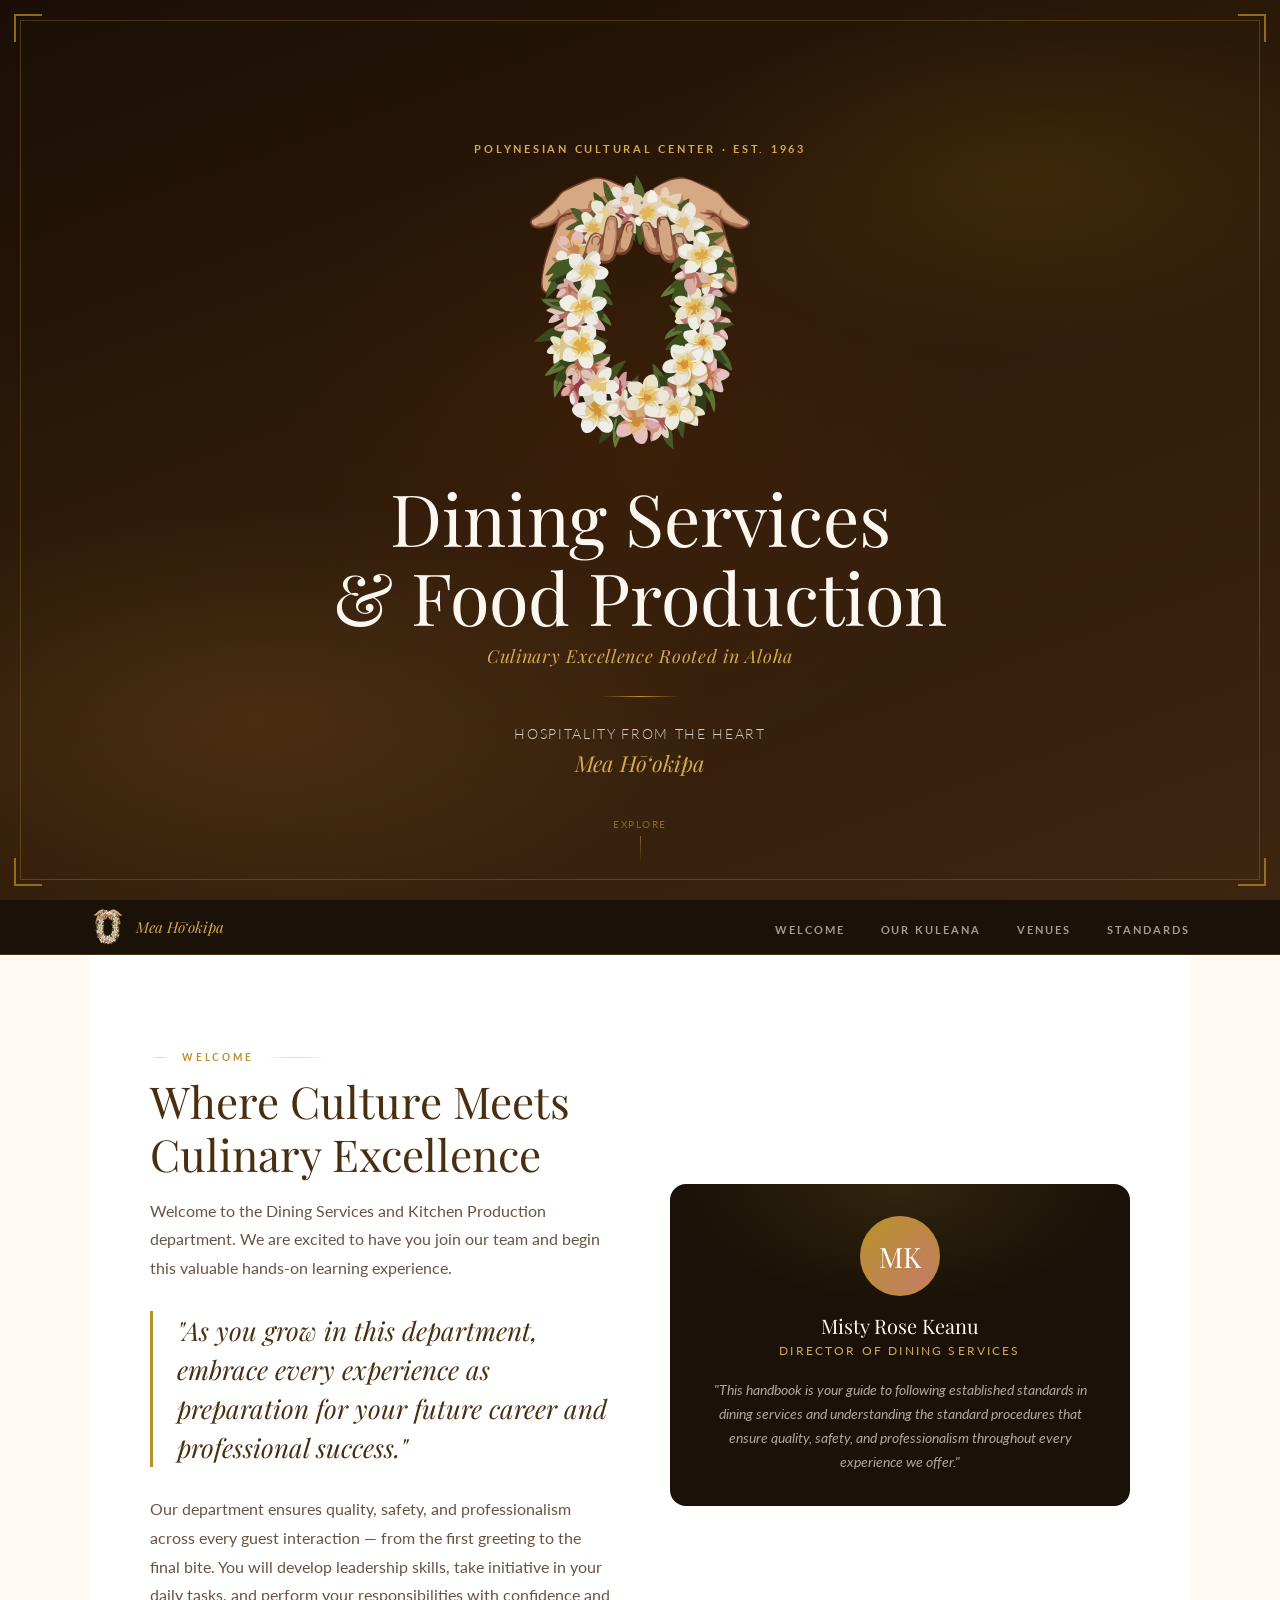
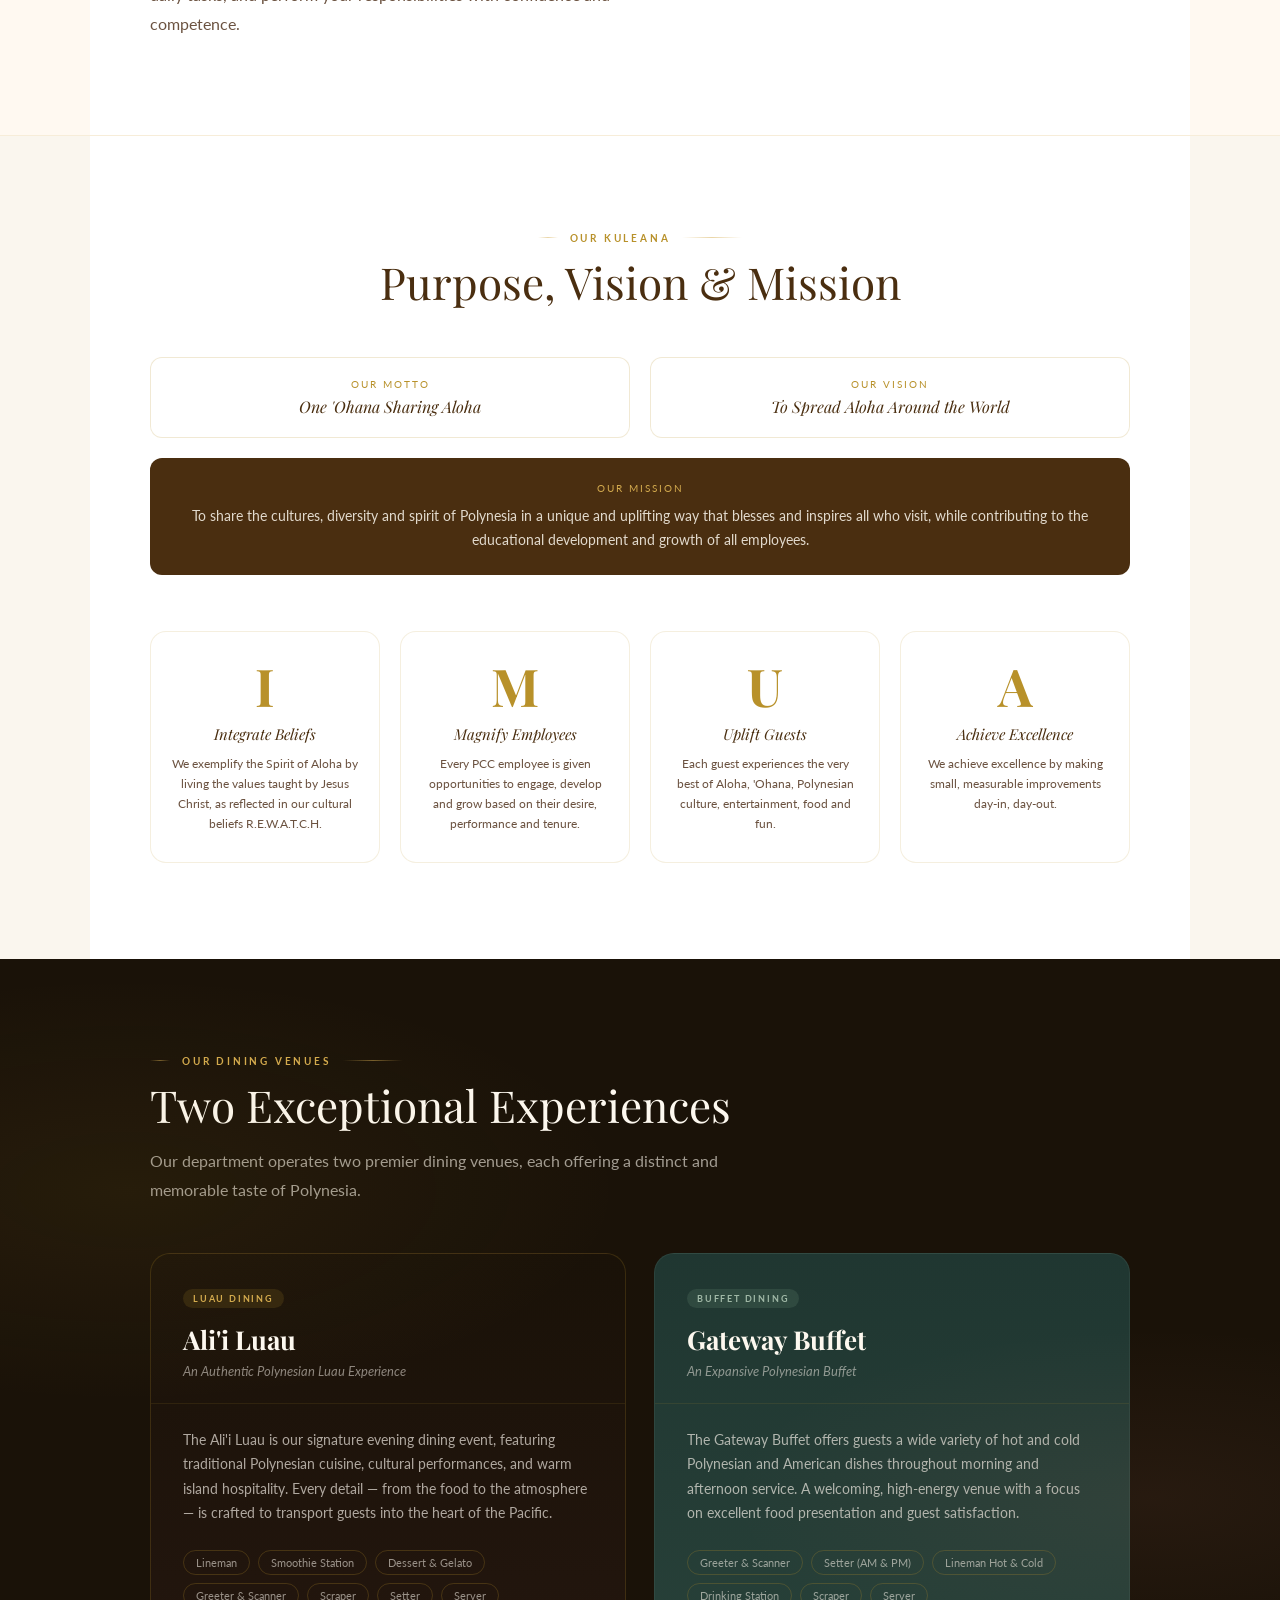
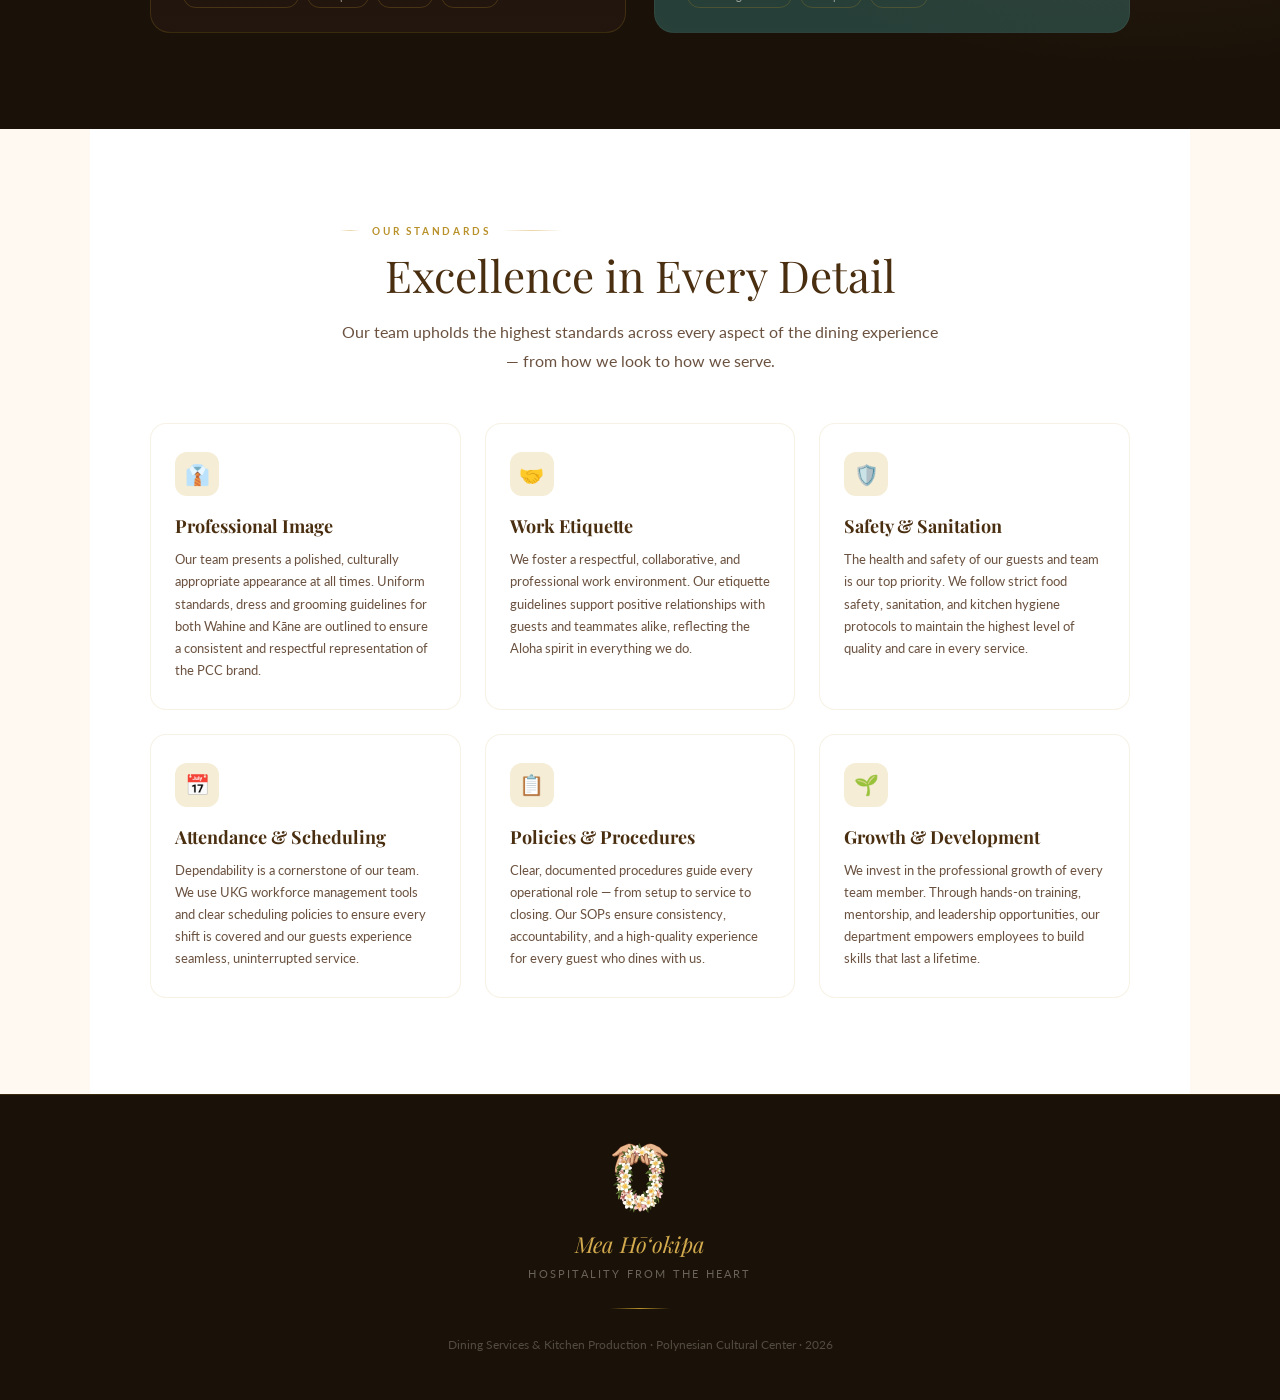
<file: index.html>
<!DOCTYPE html>
<html lang="en">
<head>
<meta charset="UTF-8">
<meta name="viewport" content="width=device-width, initial-scale=1.0">
<title>Dining Services & Kitchen Production — Polynesian Cultural Center</title>
<link href="https://fonts.googleapis.com/css2?family=Playfair+Display:ital,wght@0,400;0,700;1,400&family=Lato:wght@300;400;700&display=swap" rel="stylesheet">
<link rel="stylesheet" href="css/styles.css">
<link rel="apple-touch-icon" sizes="180x180" href="/apple-touch-icon.png">
<link rel="icon" type="image/png" sizes="32x32" href="/favicon-32x32.png">
<link rel="icon" type="image/png" sizes="16x16" href="/favicon-16x16.png">
<link rel="manifest" href="/site.webmanifest">
</head>
<body>

<!-- HERO -->
<section class="hero">
  <div class="hero-video-wrap">
    <video class="hero-video" autoplay muted loop playsinline>
      <source src="assets/video/hero-background.mp4" type="video/mp4">
      Your browser does not support the video tag.
    </video>
  </div>

  <div class="corner tl"></div>
  <div class="corner tr"></div>
  <div class="corner bl"></div>
  <div class="corner br"></div>

  <p class="hero-eyebrow">Polynesian Cultural Center · Est. 1963</p>

  <div class="hero-logo">
    <img src="assets/LOGO.svg" alt="Dining Services Logo" width="220">
  </div>

  <h1 class="hero-title">Dining Services<br>&amp; Food Production</h1>
  <p class="hero-subtitle-dept">Culinary Excellence Rooted in Aloha</p>

  <div class="hero-divider"></div>

  <p class="hero-motto">Hospitality from the Heart</p>
  <p class="hero-motto-hawaiian">Mea Hōʻokipa</p>

  <div class="hero-scroll" aria-hidden="true">
    <span>Explore</span>
    <div class="scroll-line"></div>
  </div>
</section>

<!-- NAV -->
<nav>
  <div class="nav-inner">
    <span class="nav-brand" style="display:flex;align-items:center;gap:10px;">
      <img src="assets/LOGO.svg" alt="" width="36" height="36" style="object-fit:contain;vertical-align:middle;">
      Mea Hōʻokipa
    </span>
    <ul class="nav-links">
      <li><a href="#intro">Welcome</a></li>
      <li><a href="#kuleana">Our Kuleana</a></li>
      <li><a href="#venues">Venues</a></li>
      <li><a href="#standards">Standards</a></li>
    </ul>
    <button class="hamburger" aria-label="Toggle navigation menu">
      <span class="hamburger-line"></span>
      <span class="hamburger-line"></span>
      <span class="hamburger-line"></span>
    </button>
  </div>
</nav>

<!-- INTRO -->
<section id="intro">
  <div class="section">
    <div class="intro-grid">
      <div class="fade-up">
        <p class="section-eyebrow">Welcome</p>
        <h2 class="section-title">Where Culture Meets Culinary Excellence</h2>
        <p class="section-body">
          Welcome to the Dining Services and Kitchen Production department. We are excited to have you join our team and begin this valuable hands-on learning experience.
        </p>
        <blockquote class="intro-quote">
          "As you grow in this department, embrace every experience as preparation for your future career and professional success."
        </blockquote>
        <p class="section-body">
          Our department ensures quality, safety, and professionalism across every guest interaction — from the first greeting to the final bite. You will develop leadership skills, take initiative in your daily tasks, and perform your responsibilities with confidence and competence.
        </p>
      </div>

      <div class="fade-up">
        <div class="director-card">
          <div class="director-avatar">MK</div>
          <p class="director-name">Misty Rose Keanu</p>
          <p class="director-role">Director of Dining Services</p>
          <p class="director-message">
            "This handbook is your guide to following established standards in dining services and understanding the standard procedures that ensure quality, safety, and professionalism throughout every experience we offer."
          </p>
        </div>
      </div>
    </div>
  </div>
</section>

<!-- KULEANA -->
<section id="kuleana">
  <div class="section">
    <div class="kuleana-header fade-up">
      <p class="section-eyebrow">Our Kuleana</p>
      <h2 class="section-title">Purpose, Vision &amp; Mission</h2>
    </div>

    <div class="fade-up">
      <div class="mission-row">
        <div class="mission-pill">
          <p class="mission-pill-label">Our Motto</p>
          <p class="mission-pill-value">One 'Ohana Sharing Aloha</p>
        </div>
        <div class="mission-pill">
          <p class="mission-pill-label">Our Vision</p>
          <p class="mission-pill-value">To Spread Aloha Around the World</p>
        </div>
      </div>

      <div class="mission-full">
        <p class="mission-full-label">Our Mission</p>
        <p class="mission-full-value">
          To share the cultures, diversity and spirit of Polynesia in a unique and uplifting way that blesses and inspires all who visit, while contributing to the educational development and growth of all employees.
        </p>
      </div>

      <div class="imua-grid">
        <div class="imua-card">
          <div class="imua-letter">I</div>
          <div class="imua-word">Integrate Beliefs</div>
          <p class="imua-desc">We exemplify the Spirit of Aloha by living the values taught by Jesus Christ, as reflected in our cultural beliefs R.E.W.A.T.C.H.</p>
        </div>
        <div class="imua-card">
          <div class="imua-letter">M</div>
          <div class="imua-word">Magnify Employees</div>
          <p class="imua-desc">Every PCC employee is given opportunities to engage, develop and grow based on their desire, performance and tenure.</p>
        </div>
        <div class="imua-card">
          <div class="imua-letter">U</div>
          <div class="imua-word">Uplift Guests</div>
          <p class="imua-desc">Each guest experiences the very best of Aloha, 'Ohana, Polynesian culture, entertainment, food and fun.</p>
        </div>
        <div class="imua-card">
          <div class="imua-letter">A</div>
          <div class="imua-word">Achieve Excellence</div>
          <p class="imua-desc">We achieve excellence by making small, measurable improvements day-in, day-out.</p>
        </div>
      </div>
    </div>
  </div>
</section>

<!-- VENUES -->
<section id="venues">
  <div class="section">
    <div class="fade-up">
      <p class="section-eyebrow">Our Dining Venues</p>
      <h2 class="section-title">Two Exceptional Experiences</h2>
      <p class="section-body">Our department operates two premier dining venues, each offering a distinct and memorable taste of Polynesia.</p>
    </div>

    <div class="venues-grid fade-up">
      <a href="alii-luau/index.html" class="venue-link">
        <div class="venue-card alii-card">
          <div class="venue-header">
            <span class="venue-tag alii">Luau Dining</span>
            <h3 class="venue-name">Ali'i Luau</h3>
            <p class="venue-tagline">An Authentic Polynesian Luau Experience</p>
          </div>
          <div class="venue-body">
            <p class="venue-desc">
              The Ali'i Luau is our signature evening dining event, featuring traditional Polynesian cuisine, cultural performances, and warm island hospitality. Every detail — from the food to the atmosphere — is crafted to transport guests into the heart of the Pacific.
            </p>
            <div class="venue-roles">
              <span class="role-chip">Lineman</span>
              <span class="role-chip">Smoothie Station</span>
              <span class="role-chip">Dessert &amp; Gelato</span>
              <span class="role-chip">Greeter &amp; Scanner</span>
              <span class="role-chip">Scraper</span>
              <span class="role-chip">Setter</span>
              <span class="role-chip">Server</span>
            </div>
          </div>
        </div>
      </a>

      <a href="gateway-buffet/index.html" class="venue-link">
        <div class="venue-card gateway-card">
          <div class="venue-header">
            <span class="venue-tag gateway">Buffet Dining</span>
            <h3 class="venue-name">Gateway Buffet</h3>
            <p class="venue-tagline">An Expansive Polynesian Buffet</p>
          </div>
          <div class="venue-body">
            <p class="venue-desc">
              The Gateway Buffet offers guests a wide variety of hot and cold Polynesian and American dishes throughout morning and afternoon service. A welcoming, high-energy venue with a focus on excellent food presentation and guest satisfaction.
            </p>
            <div class="venue-roles">
              <span class="role-chip">Greeter &amp; Scanner</span>
              <span class="role-chip">Setter (AM &amp; PM)</span>
              <span class="role-chip">Lineman Hot &amp; Cold</span>
              <span class="role-chip">Drinking Station</span>
              <span class="role-chip">Scraper</span>
              <span class="role-chip">Server</span>
            </div>
          </div>
        </div>
      </a>
    </div>
  </div>
</section>

<!-- STANDARDS -->
<section id="standards">
  <div class="section">
    <div class="fade-up" style="text-align:center; max-width:600px; margin:0 auto 0;">
      <p class="section-eyebrow">Our Standards</p>
      <h2 class="section-title">Excellence in Every Detail</h2>
      <p class="section-body" style="margin:0 auto;">Our team upholds the highest standards across every aspect of the dining experience — from how we look to how we serve.</p>
    </div>

    <div class="standards-grid fade-up">
      <div class="standard-card">
        <div class="standard-icon">👔</div>
        <h3 class="standard-title">Professional Image</h3>
        <p class="standard-desc">Our team presents a polished, culturally appropriate appearance at all times. Uniform standards, dress and grooming guidelines for both Wahine and Kāne are outlined to ensure a consistent and respectful representation of the PCC brand.</p>
      </div>

      <div class="standard-card">
        <div class="standard-icon">🤝</div>
        <h3 class="standard-title">Work Etiquette</h3>
        <p class="standard-desc">We foster a respectful, collaborative, and professional work environment. Our etiquette guidelines support positive relationships with guests and teammates alike, reflecting the Aloha spirit in everything we do.</p>
      </div>

      <div class="standard-card">
        <div class="standard-icon">🛡️</div>
        <h3 class="standard-title">Safety &amp; Sanitation</h3>
        <p class="standard-desc">The health and safety of our guests and team is our top priority. We follow strict food safety, sanitation, and kitchen hygiene protocols to maintain the highest level of quality and care in every service.</p>
      </div>

      <div class="standard-card">
        <div class="standard-icon">📅</div>
        <h3 class="standard-title">Attendance &amp; Scheduling</h3>
        <p class="standard-desc">Dependability is a cornerstone of our team. We use UKG workforce management tools and clear scheduling policies to ensure every shift is covered and our guests experience seamless, uninterrupted service.</p>
      </div>

      <div class="standard-card">
        <div class="standard-icon">📋</div>
        <h3 class="standard-title">Policies &amp; Procedures</h3>
        <p class="standard-desc">Clear, documented procedures guide every operational role — from setup to service to closing. Our SOPs ensure consistency, accountability, and a high-quality experience for every guest who dines with us.</p>
      </div>

      <div class="standard-card">
        <div class="standard-icon">🌱</div>
        <h3 class="standard-title">Growth &amp; Development</h3>
        <p class="standard-desc">We invest in the professional growth of every team member. Through hands-on training, mentorship, and leadership opportunities, our department empowers employees to build skills that last a lifetime.</p>
      </div>
    </div>
  </div>
</section>

<!-- FOOTER -->
<footer>
  <div style="display:flex;align-items:center;justify-content:center;gap:16px;margin-bottom:16px;">
    <img src="assets/LOGO.svg" alt="PCC Dining Services Logo" width="70" height="70" style="object-fit:contain;filter:brightness(1.1);">
  </div>
  <p class="footer-logo">Mea Hōʻokipa</p>
  <p class="footer-sub">Hospitality from the Heart</p>
  <div class="footer-divider"></div>
  <p class="footer-copy">Dining Services &amp; Kitchen Production · Polynesian Cultural Center · 2026</p>
</footer>

<script>
  const observer = new IntersectionObserver((entries) => {
    entries.forEach(e => {
      if (e.isIntersecting) {
        e.target.classList.add('visible');
        const delay = Array.from(e.target.parentElement.children).indexOf(e.target) * 80;
        e.target.style.transitionDelay = delay + 'ms';
      }
    });
  }, { threshold: 0.1 });

  document.querySelectorAll('.fade-up').forEach(el => observer.observe(el));

  // Hamburger menu toggle
  const hamburger = document.querySelector('.hamburger');
  const navLinks = document.querySelector('.nav-links');

  hamburger.addEventListener('click', () => {
    hamburger.classList.toggle('active');
    navLinks.classList.toggle('active');
  });

  // Close mobile menu when clicking a link
  document.querySelectorAll('.nav-links a').forEach(link => {
    link.addEventListener('click', () => {
      hamburger.classList.remove('active');
      navLinks.classList.remove('active');
    });
  });

  // Close mobile menu when clicking outside
  document.addEventListener('click', (e) => {
    if (!hamburger.contains(e.target) && !navLinks.contains(e.target)) {
      hamburger.classList.remove('active');
      navLinks.classList.remove('active');
    }
  });
</script>

</body>
</html>
</file>
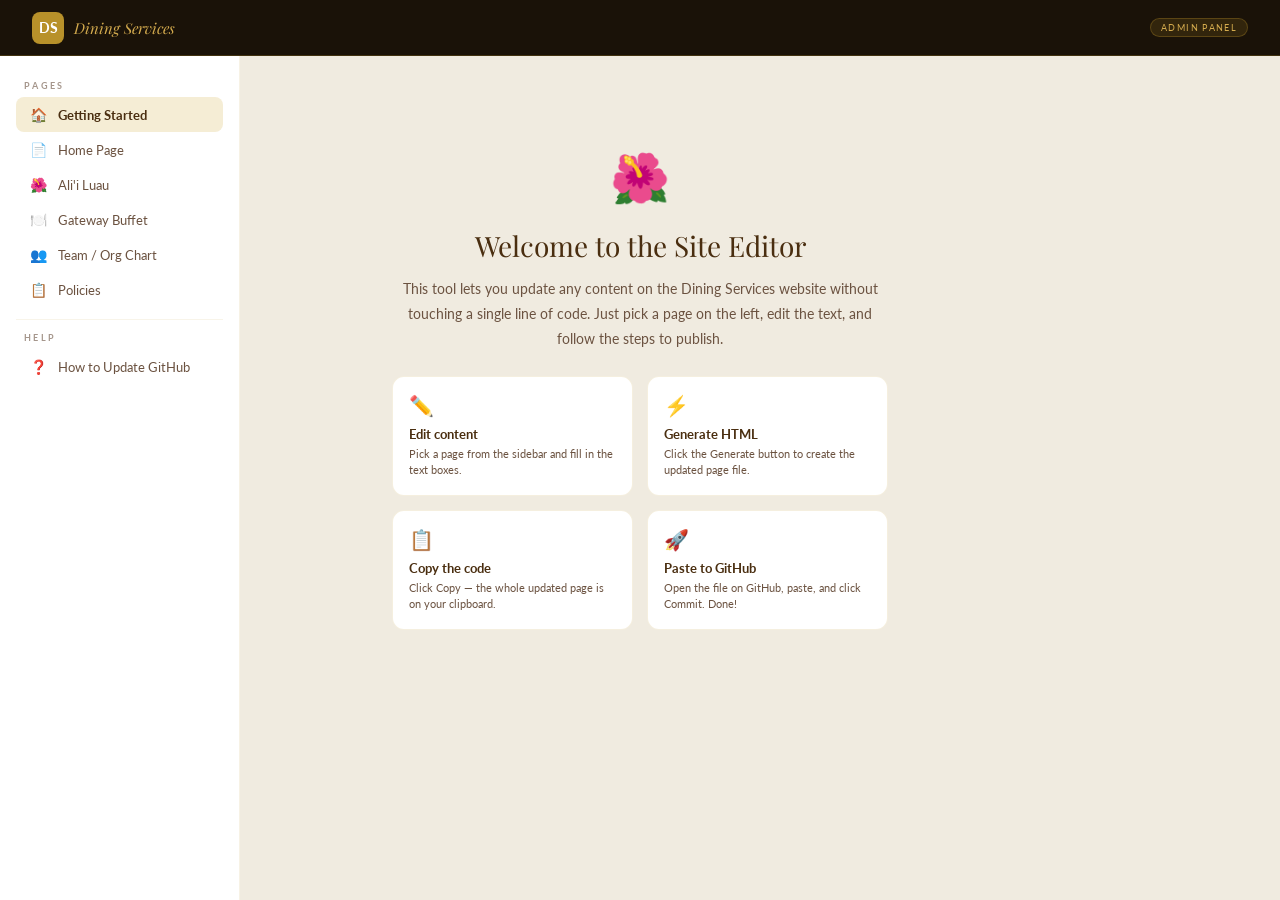
<file: admin/index.html>
<!DOCTYPE html>
<html lang="en">
<head>
<meta charset="UTF-8">
<meta name="viewport" content="width=device-width, initial-scale=1.0">
<title>Site Editor — Dining Services Admin</title>
<link href="https://fonts.googleapis.com/css2?family=Playfair+Display:ital,wght@0,400;0,700;1,400&family=Lato:wght@300;400;700&display=swap" rel="stylesheet">
<link rel="apple-touch-icon" sizes="180x180" href="/apple-touch-icon.png">
<link rel="icon" type="image/png" sizes="32x32" href="/favicon-32x32.png">
<link rel="icon" type="image/png" sizes="16x16" href="/favicon-16x16.png">
<link rel="manifest" href="/site.webmanifest">
<style>
  *, *::before, *::after { box-sizing: border-box; margin: 0; padding: 0; }
  :root {
    --gold: #B8912A; --gold-light: #D4AB4E; --gold-pale: #F5EDD5;
    --dark: #1A1208; --warm-brown: #4A2E10; --cream: #FAF6EE;
    --text: #2C1F0E; --muted: #6B5240;
    --success: #2D5A3D; --success-light: #EBF5EE;
    --blue: #1A3A5C; --blue-light: #EBF3FA;
  }
  body { font-family: 'Lato', sans-serif; background: #F0EBE0; color: var(--text); min-height: 100vh; }

  /* TOP BAR */
  .topbar { background: var(--dark); padding: 0 32px; height: 56px; display: flex; align-items: center; justify-content: space-between; position: sticky; top: 0; z-index: 200; border-bottom: 1px solid rgba(184,145,42,0.25); }
  .topbar-brand { display: flex; align-items: center; gap: 10px; }
  .topbar-logo { width: 32px; height: 32px; background: var(--gold); border-radius: 8px; display: flex; align-items: center; justify-content: center; font-size: 14px; color: white; font-weight: 700; }
  .topbar-name { font-family: 'Playfair Display', serif; font-size: 15px; color: var(--gold-light); font-style: italic; }
  .topbar-badge { background: rgba(184,145,42,0.15); border: 1px solid rgba(184,145,42,0.3); color: var(--gold-light); font-size: 9px; letter-spacing: 0.15em; text-transform: uppercase; padding: 3px 10px; border-radius: 20px; font-family: 'Lato', sans-serif; }

  /* LAYOUT */
  .layout { display: grid; grid-template-columns: 240px 1fr; min-height: calc(100vh - 56px); }

  /* SIDEBAR */
  .sidebar { background: white; border-right: 1px solid rgba(184,145,42,0.12); padding: 24px 0; position: sticky; top: 56px; height: calc(100vh - 56px); overflow-y: auto; }
  .sidebar-section { padding: 0 16px; margin-bottom: 8px; }
  .sidebar-label { font-size: 9px; font-weight: 700; letter-spacing: 0.25em; text-transform: uppercase; color: var(--muted); opacity: 0.6; padding: 0 8px; margin-bottom: 6px; display: block; }
  .sidebar-btn { display: flex; align-items: center; gap: 10px; width: 100%; padding: 9px 12px; border: none; background: none; border-radius: 8px; cursor: pointer; text-align: left; font-size: 13px; color: var(--muted); font-family: 'Lato', sans-serif; transition: all 0.15s; }
  .sidebar-btn:hover { background: var(--gold-pale); color: var(--warm-brown); }
  .sidebar-btn.active { background: var(--gold-pale); color: var(--warm-brown); font-weight: 700; }
  .sidebar-btn .icon { font-size: 14px; width: 20px; text-align: center; }
  .sidebar-divider { height: 1px; background: rgba(184,145,42,0.1); margin: 12px 16px; }

  /* MAIN */
  .main { padding: 32px; max-width: 800px; }
  .page-editor { display: none; }
  .page-editor.active { display: block; }

  /* PAGE HEADER */
  .page-header { margin-bottom: 28px; }
  .page-header h1 { font-family: 'Playfair Display', serif; font-size: 26px; font-weight: 400; color: var(--warm-brown); margin-bottom: 6px; }
  .page-header p { font-size: 13px; color: var(--muted); line-height: 1.6; }

  /* FIELD GROUPS */
  .field-group { background: white; border: 1px solid rgba(184,145,42,0.15); border-radius: 16px; padding: 24px; margin-bottom: 20px; }
  .field-group-title { font-size: 11px; font-weight: 700; letter-spacing: 0.2em; text-transform: uppercase; color: var(--gold); margin-bottom: 18px; display: flex; align-items: center; gap: 8px; }
  .field-group-title::after { content: ''; flex: 1; height: 1px; background: rgba(184,145,42,0.15); }
  .field { margin-bottom: 16px; }
  .field:last-child { margin-bottom: 0; }
  .field label { display: block; font-size: 12px; font-weight: 700; color: var(--warm-brown); margin-bottom: 6px; letter-spacing: 0.05em; }
  .field-hint { font-size: 11px; color: var(--muted); margin-bottom: 6px; opacity: 0.8; }
  .field input[type="text"], .field textarea, .field select {
    width: 100%; padding: 10px 14px; border: 1px solid rgba(184,145,42,0.25); border-radius: 8px;
    font-size: 13px; font-family: 'Lato', sans-serif; color: var(--text); background: #FDFAF5;
    transition: border-color 0.2s; outline: none; resize: vertical;
  }
  .field input[type="text"]:focus, .field textarea:focus { border-color: var(--gold); background: white; }
  .field textarea { min-height: 80px; line-height: 1.6; }
  .field textarea.tall { min-height: 120px; }
  .field-row { display: grid; grid-template-columns: 1fr 1fr; gap: 14px; }
  @media(max-width:600px){ .field-row { grid-template-columns: 1fr; } }

  /* ROLE EDITOR */
  .role-tabs { display: flex; gap: 6px; flex-wrap: wrap; margin-bottom: 16px; }
  .role-tab { padding: 6px 14px; border: 1px solid rgba(184,145,42,0.25); border-radius: 20px; font-size: 11px; font-weight: 700; color: var(--muted); cursor: pointer; background: none; font-family: 'Lato', sans-serif; transition: all 0.15s; }
  .role-tab.active { background: var(--gold-pale); border-color: var(--gold); color: var(--warm-brown); }
  .role-panel { display: none; }
  .role-panel.active { display: block; }

  /* GENERATE BUTTON */
  .generate-bar { background: white; border: 1px solid rgba(184,145,42,0.15); border-radius: 16px; padding: 20px 24px; margin-bottom: 20px; display: flex; align-items: center; justify-content: space-between; gap: 16px; flex-wrap: wrap; }
  .generate-bar p { font-size: 13px; color: var(--muted); line-height: 1.5; flex: 1; }
  .generate-bar p strong { color: var(--warm-brown); }
  .btn-generate { background: var(--gold); color: white; border: none; border-radius: 10px; padding: 12px 24px; font-size: 13px; font-weight: 700; font-family: 'Lato', sans-serif; cursor: pointer; display: flex; align-items: center; gap: 8px; white-space: nowrap; transition: opacity 0.2s; letter-spacing: 0.05em; }
  .btn-generate:hover { opacity: 0.88; }
  .btn-secondary { background: var(--gold-pale); color: var(--warm-brown); border: 1px solid rgba(184,145,42,0.3); border-radius: 10px; padding: 10px 18px; font-size: 12px; font-weight: 700; font-family: 'Lato', sans-serif; cursor: pointer; transition: all 0.15s; }
  .btn-secondary:hover { background: var(--gold); color: white; }

  /* OUTPUT AREA */
  .output-area { display: none; }
  .output-area.visible { display: block; }
  .output-box { background: var(--dark); border-radius: 14px; padding: 20px; margin-bottom: 16px; }
  .output-box-header { display: flex; align-items: center; justify-content: space-between; margin-bottom: 14px; }
  .output-box-title { font-size: 12px; font-weight: 700; letter-spacing: 0.15em; text-transform: uppercase; color: var(--gold-light); }
  .output-code { background: rgba(255,255,255,0.04); border: 1px solid rgba(184,145,42,0.15); border-radius: 8px; padding: 14px; font-family: monospace; font-size: 11px; color: rgba(253,248,239,0.7); max-height: 200px; overflow-y: auto; line-height: 1.6; word-break: break-all; white-space: pre-wrap; }
  .btn-copy { background: rgba(184,145,42,0.15); border: 1px solid rgba(184,145,42,0.3); color: var(--gold-light); border-radius: 8px; padding: 7px 14px; font-size: 11px; font-weight: 700; font-family: 'Lato', sans-serif; cursor: pointer; transition: all 0.2s; letter-spacing: 0.05em; }
  .btn-copy:hover { background: var(--gold); color: white; }
  .btn-copy.copied { background: var(--success); border-color: var(--success); color: white; }

  /* SUCCESS TOAST */
  .toast { position: fixed; bottom: 24px; right: 24px; background: var(--success); color: white; padding: 12px 20px; border-radius: 10px; font-size: 13px; font-weight: 700; font-family: 'Lato', sans-serif; opacity: 0; transform: translateY(12px); transition: all 0.3s; pointer-events: none; z-index: 999; }
  .toast.show { opacity: 1; transform: none; }

  /* INSTRUCTIONS */
  .instructions { background: var(--blue-light); border: 1px solid rgba(26,58,92,0.12); border-radius: 14px; padding: 18px 20px; margin-bottom: 20px; }
  .instructions-title { font-size: 11px; font-weight: 700; letter-spacing: 0.15em; text-transform: uppercase; color: var(--blue); margin-bottom: 10px; }
  .instructions ol { padding-left: 18px; }
  .instructions li { font-size: 12px; color: var(--blue); line-height: 1.8; }
  .instructions li strong { font-weight: 700; }

  /* WELCOME SCREEN */
  .welcome { text-align: center; padding: 60px 32px; max-width: 560px; margin: 0 auto; }
  .welcome-icon { font-size: 48px; margin-bottom: 20px; }
  .welcome h2 { font-family: 'Playfair Display', serif; font-size: 28px; font-weight: 400; color: var(--warm-brown); margin-bottom: 12px; }
  .welcome p { font-size: 14px; color: var(--muted); line-height: 1.8; margin-bottom: 24px; }
  .welcome-cards { display: grid; grid-template-columns: 1fr 1fr; gap: 14px; text-align: left; }
  .welcome-card { background: white; border: 1px solid rgba(184,145,42,0.15); border-radius: 12px; padding: 16px; }
  .welcome-card-icon { font-size: 20px; margin-bottom: 8px; }
  .welcome-card-title { font-size: 13px; font-weight: 700; color: var(--warm-brown); margin-bottom: 4px; }
  .welcome-card-desc { font-size: 11px; color: var(--muted); line-height: 1.5; }
</style>
</head>
<body>

<!-- TOP BAR -->
<div class="topbar">
  <div class="topbar-brand">
    <div class="topbar-logo">DS</div>
    <span class="topbar-name">Dining Services</span>
  </div>
  <span class="topbar-badge">Admin Panel</span>
</div>

<div class="layout">

  <!-- SIDEBAR -->
  <aside class="sidebar">
    <div class="sidebar-section">
      <span class="sidebar-label">Pages</span>
      <button class="sidebar-btn active" onclick="showPage('welcome')">
        <span class="icon">🏠</span> Getting Started
      </button>
      <button class="sidebar-btn" onclick="showPage('home')">
        <span class="icon">📄</span> Home Page
      </button>
      <button class="sidebar-btn" onclick="showPage('alii')">
        <span class="icon">🌺</span> Ali'i Luau
      </button>
      <button class="sidebar-btn" onclick="showPage('gateway')">
        <span class="icon">🍽️</span> Gateway Buffet
      </button>
      <button class="sidebar-btn" onclick="showPage('team')">
        <span class="icon">👥</span> Team / Org Chart
      </button>
      <button class="sidebar-btn" onclick="showPage('policies')">
        <span class="icon">📋</span> Policies
      </button>
    </div>
    <div class="sidebar-divider"></div>
    <div class="sidebar-section">
      <span class="sidebar-label">Help</span>
      <button class="sidebar-btn" onclick="showPage('howto')">
        <span class="icon">❓</span> How to Update GitHub
      </button>
    </div>
  </aside>

  <!-- MAIN CONTENT -->
  <main class="main">

    <!-- WELCOME -->
    <div class="page-editor active" id="page-welcome">
      <div class="welcome">
        <div class="welcome-icon">🌺</div>
        <h2>Welcome to the Site Editor</h2>
        <p>This tool lets you update any content on the Dining Services website without touching a single line of code. Just pick a page on the left, edit the text, and follow the steps to publish.</p>
        <div class="welcome-cards">
          <div class="welcome-card">
            <div class="welcome-card-icon">✏️</div>
            <div class="welcome-card-title">Edit content</div>
            <div class="welcome-card-desc">Pick a page from the sidebar and fill in the text boxes.</div>
          </div>
          <div class="welcome-card">
            <div class="welcome-card-icon">⚡</div>
            <div class="welcome-card-title">Generate HTML</div>
            <div class="welcome-card-desc">Click the Generate button to create the updated page file.</div>
          </div>
          <div class="welcome-card">
            <div class="welcome-card-icon">📋</div>
            <div class="welcome-card-title">Copy the code</div>
            <div class="welcome-card-desc">Click Copy — the whole updated page is on your clipboard.</div>
          </div>
          <div class="welcome-card">
            <div class="welcome-card-icon">🚀</div>
            <div class="welcome-card-title">Paste to GitHub</div>
            <div class="welcome-card-desc">Open the file on GitHub, paste, and click Commit. Done!</div>
          </div>
        </div>
      </div>
    </div>

    <!-- HOW TO UPDATE GITHUB -->
    <div class="page-editor" id="page-howto">
      <div class="page-header">
        <h1>How to Update the Website</h1>
        <p>Step-by-step guide for publishing changes to GitHub — no coding needed.</p>
      </div>
      <div class="field-group">
        <div class="field-group-title">Step-by-step instructions</div>
        <div class="instructions" style="background:#FFF9F1; border-color:rgba(184,145,42,0.2);">
          <div class="instructions-title" style="color:var(--warm-brown);">Step 1 — Edit your content here</div>
          <ol>
            <li>Pick a page from the sidebar on the left (e.g. "Home Page")</li>
            <li>Update any text in the boxes — just type like you would in Word</li>
            <li>Click <strong>Generate Updated Page</strong> at the bottom</li>
            <li>Click <strong>Copy to Clipboard</strong> on the code that appears</li>
          </ol>
        </div>
        <div class="instructions" style="background:var(--blue-light); border-color:rgba(26,58,92,0.12); margin-top:14px;">
          <div class="instructions-title">Step 2 — Paste to GitHub</div>
          <ol>
            <li>Go to <strong>github.com</strong> and sign in to the meahookipa account</li>
            <li>Click on the repository <strong>meahookipa.github.io</strong></li>
            <li>Find the file you want to update (e.g. <strong>index.html</strong> for Home, or <strong>alii-luau/index.html</strong> for Ali'i Luau)</li>
            <li>Click the <strong>pencil icon ✏️</strong> on the top right of the file</li>
            <li>Press <strong>Ctrl+A</strong> (Windows) or <strong>Cmd+A</strong> (Mac) to select all the existing code</li>
            <li>Press <strong>Ctrl+V</strong> (Windows) or <strong>Cmd+V</strong> (Mac) to paste your new code</li>
            <li>Scroll down and click <strong>Commit changes</strong></li>
            <li>Click <strong>Commit changes</strong> again in the popup</li>
            <li>Wait about 1 minute — your site is now updated! ✅</li>
          </ol>
        </div>
        <div class="instructions" style="background:var(--success-light); border-color:rgba(45,90,61,0.15); margin-top:14px;">
          <div class="instructions-title" style="color:var(--success);">Which file = which page?</div>
          <ol>
            <li><strong>index.html</strong> → Home page</li>
            <li><strong>alii-luau/index.html</strong> → Ali'i Luau page</li>
            <li><strong>gateway-buffet/index.html</strong> → Gateway Buffet page</li>
            <li><strong>team/index.html</strong> → Team / Org Chart page</li>
            <li><strong>policies/index.html</strong> → Policies & Procedures page</li>
          </ol>
        </div>
      </div>
    </div>

    <!-- HOME PAGE EDITOR -->
    <div class="page-editor" id="page-home">
      <div class="page-header">
        <h1>Home Page</h1>
        <p>Edit the main landing page content. This is the first page new hires see when they visit the site.</p>
      </div>

      <div class="generate-bar">
        <p><strong>How it works:</strong> Edit any field below, then click Generate. A ready-to-upload HTML file will appear — just copy and paste it into GitHub.</p>
        <button class="btn-generate" onclick="generateHome()">⚡ Generate Updated Page</button>
      </div>

      <div class="field-group">
        <div class="field-group-title">Hero Section</div>
        <div class="field-row">
          <div class="field">
            <label>Department Name</label>
            <input type="text" id="home-title" value="Dining Services &amp; Kitchen Production">
          </div>
          <div class="field">
            <label>Tagline</label>
            <input type="text" id="home-tagline" value="Culinary Excellence Rooted in Aloha">
          </div>
        </div>
        <div class="field-row">
          <div class="field">
            <label>Hawaiian Motto</label>
            <input type="text" id="home-motto-hawaiian" value="Me'a Ho'okipa">
          </div>
          <div class="field">
            <label>English Motto</label>
            <input type="text" id="home-motto-english" value="Hospitality from the Heart">
          </div>
        </div>
      </div>

      <div class="field-group">
        <div class="field-group-title">Welcome Section</div>
        <div class="field">
          <label>Welcome Paragraph 1</label>
          <textarea id="home-welcome1" class="tall">Welcome to the Dining Services and Kitchen Production department. We are excited to have you join our team and begin this valuable hands-on learning experience.</textarea>
        </div>
        <div class="field">
          <label>Pull Quote</label>
          <input type="text" id="home-quote" value="As you grow in this department, embrace every experience as preparation for your future career and professional success.">
        </div>
        <div class="field">
          <label>Welcome Paragraph 2</label>
          <textarea id="home-welcome2">Our department ensures quality, safety, and professionalism across every guest interaction — from the first greeting to the final bite. You will develop leadership skills, take initiative in your daily tasks, and perform your responsibilities with confidence and competence.</textarea>
        </div>
      </div>

      <div class="field-group">
        <div class="field-group-title">Director Card</div>
        <div class="field-row">
          <div class="field">
            <label>Director Name</label>
            <input type="text" id="home-director-name" value="Misty Rose Keanu">
          </div>
          <div class="field">
            <label>Director Title</label>
            <input type="text" id="home-director-role" value="Director of Dining Services">
          </div>
        </div>
        <div class="field">
          <label>Director Message</label>
          <textarea id="home-director-msg">"This handbook is your guide to following established standards in dining services and understanding the standard procedures that ensure quality, safety, and professionalism throughout every experience we offer."</textarea>
        </div>
      </div>

      <div class="field-group">
        <div class="field-group-title">Mission & Vision</div>
        <div class="field-row">
          <div class="field">
            <label>Our Motto</label>
            <input type="text" id="home-motto" value="One 'Ohana Sharing Aloha">
          </div>
          <div class="field">
            <label>Our Vision</label>
            <input type="text" id="home-vision" value="To Spread Aloha Around the World">
          </div>
        </div>
        <div class="field">
          <label>Our Mission</label>
          <textarea id="home-mission">To share the cultures, diversity and spirit of Polynesia in a unique and uplifting way that blesses and inspires all who visit, while contributing to the educational development and growth of all employees.</textarea>
        </div>
      </div>

      <div class="field-group">
        <div class="field-group-title">IMUA Values</div>
        <div class="field-row">
          <div class="field">
            <label>I — Integrate Beliefs</label>
            <textarea id="home-imua-i">We exemplify the Spirit of Aloha by living the values taught by Jesus Christ, as reflected in our cultural beliefs R.E.W.A.T.C.H.</textarea>
          </div>
          <div class="field">
            <label>M — Magnify Employees</label>
            <textarea id="home-imua-m">Every PCC employee is given opportunities to engage, develop and grow based on their desire, performance and tenure.</textarea>
          </div>
        </div>
        <div class="field-row">
          <div class="field">
            <label>U — Uplift Guests</label>
            <textarea id="home-imua-u">Each guest experiences the very best of Aloha, 'Ohana, Polynesian culture, entertainment, food and fun.</textarea>
          </div>
          <div class="field">
            <label>A — Achieve Excellence</label>
            <textarea id="home-imua-a">We achieve excellence by making small, measurable improvements day-in, day-out.</textarea>
          </div>
        </div>
      </div>

      <div class="field-group">
        <div class="field-group-title">Ali'i Luau Venue Card</div>
        <div class="field">
          <label>Description</label>
          <textarea id="home-alii-desc">The Ali'i Luau is our signature evening dining event, featuring traditional Polynesian cuisine, cultural performances, and warm island hospitality. Every detail — from the food to the atmosphere — is crafted to transport guests into the heart of the Pacific.</textarea>
        </div>
        <div class="field">
          <label>Roles (comma separated)</label>
          <input type="text" id="home-alii-roles" value="Lineman, Smoothie Station, Dessert &amp; Gelato, Greeter &amp; Scanner, Scraper, Setter, Server">
        </div>
      </div>

      <div class="field-group">
        <div class="field-group-title">Gateway Buffet Venue Card</div>
        <div class="field">
          <label>Description</label>
          <textarea id="home-gateway-desc">The Gateway Buffet offers guests a wide variety of hot and cold Polynesian and American dishes throughout morning and afternoon service. A welcoming, high-energy venue with a focus on excellent food presentation and guest satisfaction.</textarea>
        </div>
        <div class="field">
          <label>Roles (comma separated)</label>
          <input type="text" id="home-gateway-roles" value="Greeter &amp; Scanner, Setter (AM &amp; PM), Lineman Hot &amp; Cold, Drinking Station, Scraper, Server">
        </div>
      </div>

      <div class="output-area" id="home-output">
        <div class="output-box">
          <div class="output-box-header">
            <span class="output-box-title">📄 Updated index.html — Copy this and paste into GitHub</span>
            <button class="btn-copy" id="home-copy-btn" onclick="copyOutput('home-code', 'home-copy-btn')">Copy to Clipboard</button>
          </div>
          <div class="output-code" id="home-code"></div>
        </div>
      </div>
    </div>

    <!-- ALI'I LUAU EDITOR -->
    <div class="page-editor" id="page-alii">
      <div class="page-header">
        <h1>Ali'i Luau Page</h1>
        <p>Edit the Ali'i Luau roles, descriptions, and SOPs. Click a role tab below to edit each role's content.</p>
      </div>

      <div class="generate-bar">
        <p><strong>Edit any role below</strong>, then click Generate to get the updated page file.</p>
        <button class="btn-generate" onclick="generateAlii()">⚡ Generate Updated Page</button>
      </div>

      <div class="field-group">
        <div class="field-group-title">Page Overview</div>
        <div class="field-row">
          <div class="field">
            <label>Hale Aloha Manager</label>
            <input type="text" id="alii-mgr-aloha" value="Vonnie Mata'afa">
          </div>
          <div class="field">
            <label>Hale Ohana Manager</label>
            <input type="text" id="alii-mgr-ohana" value="Liana Apelu">
          </div>
        </div>
        <div class="field-row">
          <div class="field">
            <label>Hale Aloha Capacity</label>
            <input type="text" id="alii-cap-aloha" value="350">
          </div>
          <div class="field">
            <label>Hale Ohana Capacity</label>
            <input type="text" id="alii-cap-ohana" value="200">
          </div>
        </div>
      </div>

      <div class="field-group">
        <div class="field-group-title">Role Editor</div>
        <div class="role-tabs">
          <button class="role-tab active" onclick="showRole('alii','lineman',this)">Lineman</button>
          <button class="role-tab" onclick="showRole('alii','smoothie',this)">Smoothie</button>
          <button class="role-tab" onclick="showRole('alii','dessert',this)">Dessert & Gelato</button>
          <button class="role-tab" onclick="showRole('alii','greeter',this)">Greeter & Scanner</button>
          <button class="role-tab" onclick="showRole('alii','scraper',this)">Scraper</button>
          <button class="role-tab" onclick="showRole('alii','setter',this)">Setter</button>
          <button class="role-tab" onclick="showRole('alii','server',this)">Server</button>
        </div>

        <div class="role-panel active" id="alii-role-lineman">
          <div class="field"><label>Role Description</label><textarea class="tall" id="alii-lineman-desc">The Line Server (Lineman) is responsible for accurate, safe, and efficient meal assembly while maintaining food quality, proper portion control, timely replenishment of food items, verification of allergen restrictions, and overall cleanliness of the service line.</textarea></div>
          <div class="field-row">
            <div class="field"><label>Opening Duties</label><textarea class="tall" id="alii-lineman-open">Two line workers clock in at 3:45 PM. Set up buffet lines with ice, cold condiments, and tongs.
At 4:00 PM, set up remaining cold condiments and fruit stations with ice bags, kale, and extra tongs.
At 4:45–5:00 PM, take food out to buffet lines and cover with clean plastic wrap to prevent contamination.</textarea></div>
            <div class="field"><label>During Operation</label><textarea class="tall" id="alii-lineman-during">5:10–5:50 PM: Guests arrive. Refill all buffet and fruit stations. Wipe stations with wet cloth.
5:50–6:10: Close one side of the buffet lines and refill the other. Remove foods and condiments to the back.
6:10–6:20 PM: Two linemen clean tongs while others prepare the open line for closure.</textarea></div>
          </div>
          <div class="field"><label>Closing Duties</label><textarea id="alii-lineman-close">Remove remaining food from the line and return to the kitchen.
Clean and sanitize the entire service line area.
Return all equipment and condiments to designated storage areas.
Check whiteboard for additional closing assignments.</textarea></div>
        </div>

        <div class="role-panel" id="alii-role-smoothie">
          <div class="field"><label>Role Description</label><textarea class="tall" id="alii-smoothie-desc">The Smoothie Station team delivers our signature complimentary piña colada smoothies to every guest table. You are one of the first direct contacts guests have with our team — your smile and warmth set the tone for the entire evening.</textarea></div>
          <div class="field"><label>Service Script</label><textarea id="alii-smoothie-script">"Aloha ohana. Welcome to Ali'i Luau. This is our complementary drink: Piña colada smoothie. It's non-alcoholic and contains pineapple, coconut, and dairy milk. Is there anyone who is allergic?"
If yes, offer mango smoothie: "Our mango smoothie is dairy-free, pineapple-free and coconut-free. Would you want to have that instead?"</textarea></div>
          <div class="field-row">
            <div class="field"><label>During Operation</label><textarea class="tall" id="alii-smoothie-during">Station at your area at exactly 4:30 PM.
Grip and carry each tray with care so nothing spills.
SMILE while serving — even before you arrive at the table.
ROAM your area continuously to ensure all guests are served.
At 5:10 PM, push carts to the back when guests are dismissed.</textarea></div>
            <div class="field"><label>Closing Duties</label><textarea class="tall" id="alii-smoothie-close">Prepare refills only as requested — smoothies left out too long become watery.
Wash trays by hand (Ohana) or run through dishwasher.
Put the blender and mango glasses in designated storage.
Wash empty pineapple racks and push back to the main kitchen.
Put empty coolers outside for runners to collect.</textarea></div>
          </div>
        </div>

        <div class="role-panel" id="alii-role-dessert">
          <div class="field"><label>Role Description</label><textarea id="alii-dessert-desc">The Dessert and Gelato team manages two of the most memorable stations at the Ali'i Luau. Presentation is everything — make your station look BEAUTIFUL at all times and ensure every guest feels welcomed and valued.</textarea></div>
          <div class="field-row">
            <div class="field"><label>Gelato Opening</label><textarea class="tall" id="alii-dessert-open">Turn on machine (lights) around 5 PM after dismissing.
Take gelato out of freezer and leave for at least 5 minutes.
Garnish gelato BEAUTIFULLY — use corresponding fruits. Do NOT use little umbrellas.
Fill black bowls with hot/warm water. Ensure enough cups and spoons.
Put up your labels nicely.</textarea></div>
            <div class="field"><label>Gelato During Operation</label><textarea class="tall" id="alii-dessert-during">Greet guests warmly at all times.
Use mini plastic cups with only 1 scoop unless guest requests more.
Use a DIFFERENT scoop for each flavour — IMPORTANT!
Change gloves when they become sticky or dirty.
Don't rush guests — let them take their time.</textarea></div>
          </div>
          <div class="field"><label>Gelato Closing</label><textarea id="alii-dessert-close">Take out gelato trays and record leftovers.
Wrap leftovers twice with plastic wrap and return to freezer.
Clean empty trays, scoops, and bowls.
Clean inside and outside of machine with paper towel and sanitizer spray.
Defrost machine every other two weeks (Aloha: twice a week).
Turn off lights. Order breakout for next day.</textarea></div>
        </div>

        <div class="role-panel" id="alii-role-greeter">
          <div class="field"><label>Role Description</label><textarea id="alii-greeter-desc">The Greeters and Scanners are responsible for welcoming guests in a friendly, professional, and efficient manner while ensuring a positive first impression of the venue. Welcoming guests while radiating the Spirit of Aloha is your top priority.</textarea></div>
          <div class="field-row">
            <div class="field"><label>Opening Duties</label><textarea class="tall" id="alii-greeter-open">Set up the front entrance — podium, stanchions, radios, and guest management tools.
Ensure adequate lei supply for all expected guests.
Brief with your team on the evening's guest count.</textarea></div>
            <div class="field"><label>During Operation</label><textarea class="tall" id="alii-greeter-during">Scan guest tickets and ensure the correct number of guests enters.
Dancers will be at the front, ready to give leis to guests.
Magic Memories photographers will take guest pictures at entry.
Direct guests to seaters to be seated.
Monitor guest count and ensure enough leis remain.</textarea></div>
          </div>
          <div class="field"><label>Closing Duties</label><textarea id="alii-greeter-close">At 5:45 PM begin closing the front area.
One greeter remains for late-arriving guests.
After the show, return to the front to bid guests farewell.
Collect condiments, salt/pepper shakers, and items from drinking stations.
Check out with your lead and supervisor before leaving.</textarea></div>
        </div>

        <div class="role-panel" id="alii-role-scraper">
          <div class="field"><label>Role Description</label><textarea id="alii-scraper-desc">The Scraper is responsible for efficient clearing and collection of used dishes, glassware, utensils, and food waste from guest tables and service areas while maintaining cleanliness and organization in the dining environment.</textarea></div>
          <div class="field-row">
            <div class="field"><label>Opening Duties</label><textarea class="tall" id="alii-scraper-open">Fill each buffet line — two buckets per line, one and a half bins per poke station.
Help prepare the piña coladas: be the runner and refill pineapple carts continuously, and make mango smoothie when needed.</textarea></div>
            <div class="field"><label>During Operation</label><textarea class="tall" id="alii-scraper-during">Prepare bins and trash bags for food waste.
Arrange two racks in the sink where servers organize silverware.
Fill sink with water and eco lab dishwashing soap.
Start scraping plates immediately — do not let plates pile up.
Clean dirty plates with warm water and place them in the dollies.</textarea></div>
          </div>
          <div class="field"><label>Closing Duties</label><textarea id="alii-scraper-close">Push silverware to the machine to clean it.
Arrange plate dollies for runners to pick up.
Clean the dishwashing sink and floor.
Help clean the kitchen.</textarea></div>
        </div>

        <div class="role-panel" id="alii-role-setter">
          <div class="field"><label>Role Description</label><textarea id="alii-setter-desc">The Setter team prepares the venue for service — from setting tables and arranging silverware to setting up the drinking stations, fruit stations, and dessert areas.</textarea></div>
          <div class="field-row">
            <div class="field"><label>Morning Shift (9:00 AM – 12:30 PM)</label><textarea class="tall" id="alii-setter-morning">Pick up the laundry bin from laundry.
Pick up the breakout and leis (Leads pick the Breakout).
Put cups, condiments, and menu brochure on tables.
Roll silverware in a napkin; fold the napkin for the Supers.
Set plates, cups, and silverware on the table.
Set up tables according to the counts.</textarea></div>
            <div class="field"><label>Afternoon Shift (1:00 PM – 4:30 PM)</label><textarea class="tall" id="alii-setter-afternoon">Set up drinking stations with decanters and coffee cups.
Set up the Fruit Station.
Set up the Desserts/Gelato Station.
Ice in the Soda Machines.
At 2:30 PM: receive all food units from the runners.
Notify manager if food units have not arrived by 2:35 PM.</textarea></div>
          </div>
        </div>

        <div class="role-panel" id="alii-role-server">
          <div class="field"><label>Role Description</label><textarea id="alii-server-desc">Servers are the face of the Ali'i Luau dining experience. Your interactions with guests define their memories of the evening. You represent the Spirit of Aloha with every plate served and every conversation shared.</textarea></div>
          <div class="field-row">
            <div class="field"><label>Key Responsibilities</label><textarea class="tall" id="alii-server-duties">Greet guests warmly and introduce yourself by name.
Take drink orders and refill beverages proactively.
Deliver food courses in sequence and according to guest count.
Check for allergies and communicate to the kitchen.
Monitor tables and address guest needs promptly.</textarea></div>
            <div class="field"><label>Closing Duties</label><textarea class="tall" id="alii-server-close">Clear all tables after guests depart.
Return all items to designated storage.
Check the whiteboard for additional closing assignments.
Report to your lead before clocking out.</textarea></div>
          </div>
        </div>
      </div>

      <div class="output-area" id="alii-output">
        <div class="output-box">
          <div class="output-box-header">
            <span class="output-box-title">📄 Updated alii-luau/index.html — Copy this and paste into GitHub</span>
            <button class="btn-copy" id="alii-copy-btn" onclick="copyOutput('alii-code', 'alii-copy-btn')">Copy to Clipboard</button>
          </div>
          <div class="output-code" id="alii-code"></div>
        </div>
      </div>
    </div>

    <!-- GATEWAY EDITOR -->
    <div class="page-editor" id="page-gateway">
      <div class="page-header">
        <h1>Gateway Buffet Page</h1>
        <p>Edit the Gateway Buffet manager info and role SOPs.</p>
      </div>
      <div class="generate-bar">
        <p>Edit any fields below then click Generate.</p>
        <button class="btn-generate" onclick="generateGateway()">⚡ Generate Updated Page</button>
      </div>
      <div class="field-group">
        <div class="field-group-title">Management</div>
        <div class="field-row">
          <div class="field"><label>Manager Name</label><input type="text" id="gw-mgr" value="Nathaniel Gapol"></div>
          <div class="field"><label>Assistant Manager</label><input type="text" id="gw-asst" value="Marianna Ah Quin"></div>
        </div>
        <div class="field"><label>Venue Description</label><textarea id="gw-desc">The Gateway Buffet is our expansive dining venue offering a wide variety of hot and cold Polynesian and American dishes. Serving up to 626 guests across morning and afternoon service, every team member plays a critical role in keeping the lines flowing and the guests smiling.</textarea></div>
      </div>
      <div class="field-group">
        <div class="field-group-title">Quick Role Notes</div>
        <p style="font-size:12px;color:var(--muted);margin-bottom:14px;">Update key duty changes for any role. These notes will appear in the role cards on the page.</p>
        <div class="field"><label>Greeter & Scanner — Key Update</label><textarea id="gw-greeter-note" placeholder="e.g. Change in closing time or new procedure..."></textarea></div>
        <div class="field"><label>Setter — Key Update</label><textarea id="gw-setter-note" placeholder="e.g. New linen sorting procedure..."></textarea></div>
        <div class="field"><label>Hot Lines — Key Update</label><textarea id="gw-hot-note" placeholder="e.g. New FIFO enforcement note..."></textarea></div>
        <div class="field"><label>Cold Lines — Key Update</label><textarea id="gw-cold-note" placeholder="e.g. Change in salad disposal schedule..."></textarea></div>
        <div class="field"><label>Drinking Station — Key Update</label><textarea id="gw-drink-note" placeholder="e.g. New ice cream refill procedure..."></textarea></div>
        <div class="field"><label>Scraper — Key Update</label><textarea id="gw-scraper-note" placeholder="e.g. New table arrangement..."></textarea></div>
        <div class="field"><label>Server — Key Update</label><textarea id="gw-server-note" placeholder="e.g. New seating procedure..."></textarea></div>
      </div>
      <div class="output-area" id="gateway-output">
        <div class="output-box">
          <div class="output-box-header">
            <span class="output-box-title">📄 Updated gateway-buffet/index.html — Copy and paste into GitHub</span>
            <button class="btn-copy" id="gateway-copy-btn" onclick="copyOutput('gateway-code', 'gateway-copy-btn')">Copy to Clipboard</button>
          </div>
          <div class="output-code" id="gateway-code"></div>
        </div>
      </div>
    </div>

    <!-- TEAM EDITOR -->
    <div class="page-editor" id="page-team">
      <div class="page-header">
        <h1>Team / Org Chart Page</h1>
        <p>Update leadership names, titles, and team information.</p>
      </div>
      <div class="generate-bar">
        <p>Update any names or titles below then click Generate.</p>
        <button class="btn-generate" onclick="generateTeam()">⚡ Generate Updated Page</button>
      </div>
      <div class="field-group">
        <div class="field-group-title">Executive Leadership</div>
        <div class="field-row">
          <div class="field"><label>President & CEO</label><input type="text" id="team-ceo" value="Alfred Grace"></div>
          <div class="field"><label>Chief Operation Officer</label><input type="text" id="team-coo" value="Jarod Hester"></div>
        </div>
        <div class="field-row">
          <div class="field"><label>Vice President</label><input type="text" id="team-vp" value="Greg Maples"></div>
          <div class="field"><label>VP Division</label><input type="text" id="team-vp-dept" value="Culinary & Retail Division"></div>
        </div>
        <div class="field-row">
          <div class="field"><label>Director of Dining Services</label><input type="text" id="team-director" value="Misty Rose Keanu"></div>
        </div>
      </div>
      <div class="field-group">
        <div class="field-group-title">Managers</div>
        <div class="field-row">
          <div class="field"><label>Hale Aloha Manager</label><input type="text" id="team-mgr-aloha" value="Vonnie Mata'afa"></div>
          <div class="field"><label>Hale Ohana Manager</label><input type="text" id="team-mgr-ohana" value="Liana Apelu"></div>
        </div>
        <div class="field-row">
          <div class="field"><label>Gateway Buffet Manager</label><input type="text" id="team-mgr-gw" value="Nathaniel Gapol"></div>
          <div class="field"><label>Gateway Asst. Manager</label><input type="text" id="team-mgr-gw-asst" value="Marianna Ah Quin"></div>
        </div>
        <div class="field-row">
          <div class="field"><label>Kitchen Production Manager</label><input type="text" id="team-mgr-kitchen" value="Kofesina Menapula"></div>
        </div>
      </div>
      <div class="output-area" id="team-output">
        <div class="output-box">
          <div class="output-box-header">
            <span class="output-box-title">📄 Updated team/index.html — Copy and paste into GitHub</span>
            <button class="btn-copy" id="team-copy-btn" onclick="copyOutput('team-code', 'team-copy-btn')">Copy to Clipboard</button>
          </div>
          <div class="output-code" id="team-code"></div>
        </div>
      </div>
    </div>

    <!-- POLICIES EDITOR -->
    <div class="page-editor" id="page-policies">
      <div class="page-header">
        <h1>Policies & Procedures Page</h1>
        <p>Update any policies, procedures, or emergency protocols.</p>
      </div>
      <div class="generate-bar">
        <p>Edit any policy content below then click Generate.</p>
        <button class="btn-generate" onclick="generatePolicies()">⚡ Generate Updated Page</button>
      </div>
      <div class="field-group">
        <div class="field-group-title">Safety & Sanitation Intro</div>
        <div class="field"><label>Introduction Text</label><textarea id="pol-intro">Maintaining safety and sanitation in the dining services area is essential to protect the health and well-being of both employees and customers. Clean and sanitary workspaces help prevent food contamination, foodborne illnesses, and workplace accidents. Consistent adherence to these standards reflects our organization's commitment to quality service and responsibility.</textarea></div>
      </div>
      <div class="field-group">
        <div class="field-group-title">Hand Washing — When to Wash</div>
        <div class="field"><textarea class="tall" id="pol-handwash">After using the restroom.
After touching your hair, face, or body.
After sneezing, coughing, or using a tissue.
After eating or drinking.
After handling chemicals that might affect food safety.
After taking out garbage.
After clearing tables or busing dirty dishes.
After touching clothing or aprons.
After touching anything that may contaminate hands.</textarea></div>
      </div>
      <div class="field-group">
        <div class="field-group-title">Biohazard — Step-by-Step Response</div>
        <div class="field"><textarea class="tall" id="pol-biohazard">1. Wear mask, disposable apron, and gloves.
2. Get the wet floor sign and place it in the biohazard area.
3. Pour crystal litter into the biohazard area and wait 3 minutes.
4. Cover dustpan and brush with a trash bag.
5. Sweep to clean the floor, ensuring no residue remains.
6. Spray the floor with pine sol solution and wipe dry with paper towel.
7. Tie and dispose of materials properly into the black bag.
8. Dispose of your apron and gloves along with the biohazardous materials.
9. Label the bag "Biohazard" for proper disposal.</textarea></div>
      </div>
      <div class="field-group">
        <div class="field-group-title">Emergency Contact Note</div>
        <div class="field"><label>Emergency Reminder Text</label><textarea id="pol-emergency">In Any Emergency: Always report immediately to your supervisor or manager. Do not handle serious incidents alone. Your safety and the safety of our guests is always the top priority. When in doubt, call your lead.</textarea></div>
      </div>
      <div class="output-area" id="policies-output">
        <div class="output-box">
          <div class="output-box-header">
            <span class="output-box-title">📄 Updated policies/index.html — Copy and paste into GitHub</span>
            <button class="btn-copy" id="policies-copy-btn" onclick="copyOutput('policies-code', 'policies-copy-btn')">Copy to Clipboard</button>
          </div>
          <div class="output-code" id="policies-code"></div>
        </div>
      </div>
    </div>

  </main>
</div>

<!-- TOAST -->
<div class="toast" id="toast">✅ Copied to clipboard!</div>

<script>
function showPage(id) {
  document.querySelectorAll('.page-editor').forEach(p => p.classList.remove('active'));
  document.querySelectorAll('.sidebar-btn').forEach(b => b.classList.remove('active'));
  document.getElementById('page-' + id).classList.add('active');
  event.currentTarget.classList.add('active');
}

function showRole(page, role, btn) {
  document.querySelectorAll('#page-' + page + ' .role-panel').forEach(p => p.classList.remove('active'));
  document.querySelectorAll('#page-' + page + ' .role-tab').forEach(b => b.classList.remove('active'));
  document.getElementById(page + '-role-' + role).classList.add('active');
  btn.classList.add('active');
}

function val(id) {
  const el = document.getElementById(id);
  if (!el) return '';
  return (el.value || '').replace(/&amp;/g, '&').replace(/</g, '&lt;').replace(/>/g, '&gt;');
}

function listItems(text) {
  return text.split('\n').filter(l => l.trim()).map(l => `<li>${l.trim()}</li>`).join('\n              ');
}

function showOutput(outputId, codeId, html) {
  const area = document.getElementById(outputId);
  const code = document.getElementById(codeId);
  area.classList.add('visible');
  code.textContent = html;
  area.scrollIntoView({ behavior: 'smooth', block: 'start' });
}

function copyOutput(codeId, btnId) {
  const text = document.getElementById(codeId).textContent;
  navigator.clipboard.writeText(text).then(() => {
    const btn = document.getElementById(btnId);
    btn.textContent = '✅ Copied!';
    btn.classList.add('copied');
    setTimeout(() => { btn.textContent = 'Copy to Clipboard'; btn.classList.remove('copied'); }, 2500);
    const toast = document.getElementById('toast');
    toast.classList.add('show');
    setTimeout(() => toast.classList.remove('show'), 3000);
  });
}

function generateHome() {
  const title = val('home-title');
  const tagline = val('home-tagline');
  const mottoH = val('home-motto-hawaiian');
  const mottoE = val('home-motto-english');
  const w1 = val('home-welcome1');
  const quote = val('home-quote');
  const w2 = val('home-welcome2');
  const dirName = val('home-director-name');
  const dirRole = val('home-director-role');
  const dirMsg = val('home-director-msg');
  const motto = val('home-motto');
  const vision = val('home-vision');
  const mission = val('home-mission');
  const imuaI = val('home-imua-i');
  const imuaM = val('home-imua-m');
  const imuaU = val('home-imua-u');
  const imuaA = val('home-imua-a');
  const aliiDesc = val('home-alii-desc');
  const aliiRoles = val('home-alii-roles').split(',').map(r => `<span class="role-chip">${r.trim()}</span>`).join('\n            ');
  const gwDesc = val('home-gateway-desc');
  const gwRoles = val('home-gateway-roles').split(',').map(r => `<span class="role-chip">${r.trim()}</span>`).join('\n            ');
  const initials = dirName.split(' ').map(n=>n[0]).join('').slice(0,2);

  const html = `<!-- HOME PAGE — Last updated ${new Date().toLocaleDateString()} -->
<!-- To update: copy ALL of this, go to GitHub, open index.html, click pencil icon, select all, paste, commit -->
<!DOCTYPE html>
<html lang="en">
<head>
<meta charset="UTF-8">
<meta name="viewport" content="width=device-width, initial-scale=1.0">
<title>${title} — Polynesian Cultural Center</title>
<link href="https://fonts.googleapis.com/css2?family=Playfair+Display:ital,wght@0,400;0,700;1,400&family=Lato:wght@300;400;700&display=swap" rel="stylesheet">
<link rel="stylesheet" href="css/styles.css">
</head>
<body>
<section class="hero">
  <div class="corner tl"></div><div class="corner tr"></div>
  <div class="corner bl"></div><div class="corner br"></div>
  <div class="hero-logo"><img src="assets/LOGO.svg" alt="Dining Services Logo" width="180" height="180" style="object-fit:contain;filter:drop-shadow(0 4px 24px rgba(184,145,42,0.35));"></div>
  <h1 class="hero-title">${title}</h1>
  <p class="hero-subtitle-dept">${tagline}</p>
  <div class="hero-divider"></div>
  <p class="hero-motto">${mottoE}</p>
  <p class="hero-motto-hawaiian">${mottoH}</p>
</section>
<nav>
  <div class="nav-inner">
    <span class="nav-brand" style="display:flex;align-items:center;gap:10px;">
      <img src="assets/LOGO.svg" alt="" width="36" height="36" style="object-fit:contain;">
      Dining Services
    </span>
    <ul class="nav-links">
      <li><a href="#intro">Welcome</a></li>
      <li><a href="#kuleana">Our Kuleana</a></li>
      <li><a href="#venues">Venues</a></li>
      <li><a href="#standards">Standards</a></li>
    </ul>
  </div>
</nav>
<section id="intro"><div class="section"><div class="intro-grid">
  <div class="fade-up">
    <p class="section-eyebrow">Welcome</p>
    <h2 class="section-title">Where Culture Meets Culinary Excellence</h2>
    <p class="section-body">${w1}</p>
    <blockquote class="intro-quote">"${quote}"</blockquote>
    <p class="section-body">${w2}</p>
  </div>
  <div class="fade-up"><div class="director-card">
    <div class="director-avatar">${initials}</div>
    <p class="director-name">${dirName}</p>
    <p class="director-role">${dirRole}</p>
    <p class="director-message">${dirMsg}</p>
  </div></div>
</div></div></section>
<section id="kuleana"><div class="section">
  <div class="kuleana-header fade-up">
    <p class="section-eyebrow">Our Kuleana</p>
    <h2 class="section-title">Purpose, Vision &amp; Mission</h2>
  </div>
  <div class="fade-up">
    <div class="mission-row">
      <div class="mission-pill"><p class="mission-pill-label">Our Motto</p><p class="mission-pill-value">${motto}</p></div>
      <div class="mission-pill"><p class="mission-pill-label">Our Vision</p><p class="mission-pill-value">${vision}</p></div>
    </div>
    <div class="mission-full">
      <p class="mission-full-label">Our Mission</p>
      <p class="mission-full-value">${mission}</p>
    </div>
    <div class="imua-grid">
      <div class="imua-card"><div class="imua-letter">I</div><div class="imua-word">Integrate Beliefs</div><p class="imua-desc">${imuaI}</p></div>
      <div class="imua-card"><div class="imua-letter">M</div><div class="imua-word">Magnify Employees</div><p class="imua-desc">${imuaM}</p></div>
      <div class="imua-card"><div class="imua-letter">U</div><div class="imua-word">Uplift Guests</div><p class="imua-desc">${imuaU}</p></div>
      <div class="imua-card"><div class="imua-letter">A</div><div class="imua-word">Achieve Excellence</div><p class="imua-desc">${imuaA}</p></div>
    </div>
  </div>
</div></section>
<section id="venues"><div class="section">
  <div class="fade-up">
    <p class="section-eyebrow">Our Dining Venues</p>
    <h2 class="section-title">Two Exceptional Experiences</h2>
    <p class="section-body">Our department operates two premier dining venues, each offering a distinct and memorable taste of Polynesia.</p>
  </div>
  <div class="venues-grid fade-up">
    <div class="venue-card">
      <div class="venue-header"><span class="venue-tag alii">Luau Dining</span><h3 class="venue-name">Ali'i Luau</h3><p class="venue-tagline">An Authentic Polynesian Luau Experience</p></div>
      <div class="venue-body"><p class="venue-desc">${aliiDesc}</p><div class="venue-roles">${aliiRoles}</div></div>
    </div>
    <div class="venue-card">
      <div class="venue-header"><span class="venue-tag gateway">Buffet Dining</span><h3 class="venue-name">Gateway Buffet</h3><p class="venue-tagline">An Expansive Polynesian Buffet</p></div>
      <div class="venue-body"><p class="venue-desc">${gwDesc}</p><div class="venue-roles">${gwRoles}</div></div>
    </div>
  </div>
</div></section>
<footer>
  <div style="display:flex;align-items:center;justify-content:center;gap:16px;margin-bottom:16px;">
    <img src="assets/LOGO.svg" alt="Logo" width="70" height="70" style="object-fit:contain;">
  </div>
  <p class="footer-logo">${mottoH}</p>
  <p class="footer-sub">${mottoE}</p>
  <div class="footer-divider"></div>
  <p class="footer-copy">Dining Services &amp; Kitchen Production · Polynesian Cultural Center · 2026</p>
</footer>
<script>
  const observer = new IntersectionObserver((entries) => {
    entries.forEach(e => { if (e.isIntersecting) { e.target.classList.add('visible'); } });
  }, { threshold: 0.1 });
  document.querySelectorAll('.fade-up').forEach(el => observer.observe(el));
<\/script>
</body>
</html>`;

  showOutput('home-output', 'home-code', html);
}

function generateAlii() {
  const mgrAloha = val('alii-mgr-aloha');
  const mgrOhana = val('alii-mgr-ohana');
  const capAloha = val('alii-cap-aloha');
  const capOhana = val('alii-cap-ohana');

  const roles = [
    { id: 'lineman', name: 'Lineman', num: 1,
      desc: val('alii-lineman-desc'),
      open: listItems(document.getElementById('alii-lineman-open').value),
      during: listItems(document.getElementById('alii-lineman-during').value),
      close: listItems(document.getElementById('alii-lineman-close').value) },
    { id: 'smoothie', name: 'Smoothie Station', num: 2,
      desc: val('alii-smoothie-desc'),
      script: val('alii-smoothie-script'),
      open: '', during: listItems(document.getElementById('alii-smoothie-during').value),
      close: listItems(document.getElementById('alii-smoothie-close').value) },
    { id: 'dessert', name: 'Dessert & Gelato', num: 3,
      desc: val('alii-dessert-desc'),
      open: listItems(document.getElementById('alii-dessert-open').value),
      during: listItems(document.getElementById('alii-dessert-during').value),
      close: listItems(document.getElementById('alii-dessert-close').value) },
    { id: 'greeter', name: 'Greeter & Scanner', num: 4,
      desc: val('alii-greeter-desc'),
      open: listItems(document.getElementById('alii-greeter-open').value),
      during: listItems(document.getElementById('alii-greeter-during').value),
      close: listItems(document.getElementById('alii-greeter-close').value) },
    { id: 'scraper', name: 'Scraper', num: 5,
      desc: val('alii-scraper-desc'),
      open: listItems(document.getElementById('alii-scraper-open').value),
      during: listItems(document.getElementById('alii-scraper-during').value),
      close: listItems(document.getElementById('alii-scraper-close').value) },
    { id: 'setter', name: 'Setter', num: 6,
      desc: val('alii-setter-desc'),
      open: listItems(document.getElementById('alii-setter-morning').value),
      during: listItems(document.getElementById('alii-setter-afternoon').value),
      close: '' },
    { id: 'server', name: 'Server', num: 7,
      desc: val('alii-server-desc'),
      open: listItems(document.getElementById('alii-server-duties').value),
      during: '', close: listItems(document.getElementById('alii-server-close').value) }
  ];

  const roleCards = roles.map(r => `
    <div class="role-card fade-up">
      <div class="role-header" onclick="toggleRole(this)">
        <div class="role-header-left">
          <div class="role-number">${r.num}</div>
          <div class="role-name">${r.name}</div>
        </div>
        <div class="role-toggle">▼</div>
      </div>
      <div class="role-body">
        <p class="role-desc">${r.desc}</p>
        <div class="role-sections">
          <div class="role-section"><div class="role-section-title">Opening</div><ul>${r.open}</ul></div>
          <div class="role-section"><div class="role-section-title">During Operation</div><ul>${r.during}</ul></div>
          <div class="role-section"><div class="role-section-title">Closing</div><ul>${r.close}</ul></div>
        </div>
      </div>
    </div>`).join('');

  const html = `<!-- ALI'I LUAU PAGE — Last updated ${new Date().toLocaleDateString()} -->
<!DOCTYPE html>
<html lang="en">
<head>
<meta charset="UTF-8"><meta name="viewport" content="width=device-width, initial-scale=1.0">
<title>Ali'i Luau — Dining Services | PCC</title>
<link href="https://fonts.googleapis.com/css2?family=Playfair+Display:ital,wght@0,400;0,700;1,400&family=Lato:wght@300;400;700&display=swap" rel="stylesheet">
<link rel="stylesheet" href="../css/styles.css">
</head>
<body>
<nav><div class="nav-inner">
  <a href="../index.html" class="nav-brand" style="display:flex;align-items:center;gap:10px;text-decoration:none;">
    <img src="../assets/LOGO.svg" alt="" width="36" height="36" style="object-fit:contain;">
    <span style="font-family:'Playfair Display',serif;font-size:15px;color:#D4AB4E;font-style:italic;">Dining Services</span>
  </a>
  <ul class="nav-links">
    <li><a href="../index.html">Home</a></li>
    <li><a href="../alii-luau/index.html" style="color:#D4AB4E;">Ali'i Luau</a></li>
    <li><a href="../gateway-buffet/index.html">Gateway Buffet</a></li>
    <li><a href="../team/index.html">Team</a></li>
    <li><a href="../policies/index.html">Policies</a></li>
  </ul>
</div></nav>
<section class="hero" style="min-height:50vh;">
  <div class="corner tl"></div><div class="corner tr"></div><div class="corner bl"></div><div class="corner br"></div>
  <p class="hero-eyebrow">Standard Operating Procedure</p>
  <h1 class="hero-title">Ali'i Luau</h1>
  <p class="hero-subtitle-dept" style="color:#D4AB4E;font-style:italic;">An Authentic Polynesian Evening Experience</p>
  <div class="hero-divider"></div>
  <div style="display:flex;gap:40px;justify-content:center;position:relative;z-index:1;margin-top:16px;">
    <div style="text-align:center;"><div style="font-family:'Playfair Display',serif;font-size:28px;color:#D4AB4E;">${parseInt(capAloha)+parseInt(capOhana)}+</div><div style="font-size:10px;letter-spacing:0.18em;text-transform:uppercase;color:rgba(253,248,239,0.45);">Total Capacity</div></div>
    <div style="text-align:center;"><div style="font-family:'Playfair Display',serif;font-size:28px;color:#D4AB4E;">2</div><div style="font-size:10px;letter-spacing:0.18em;text-transform:uppercase;color:rgba(253,248,239,0.45);">Venues</div></div>
    <div style="text-align:center;"><div style="font-family:'Playfair Display',serif;font-size:28px;color:#D4AB4E;">7</div><div style="font-size:10px;letter-spacing:0.18em;text-transform:uppercase;color:rgba(253,248,239,0.45);">Roles</div></div>
  </div>
</section>
<section style="background:#FFF9F1;border-bottom:1px solid rgba(184,145,42,0.1);">
  <div class="section">
    <div style="display:grid;grid-template-columns:1fr 1fr;gap:48px;" class="fade-up">
      <div>
        <p class="section-eyebrow">About</p>
        <h2 class="section-title">Two Halls, One Spirit of Aloha</h2>
        <p class="section-body">The Ali'i Luau is our signature evening dining event. We operate across two halls — Hale Aloha and Hale Ohana.</p>
        <div style="display:grid;grid-template-columns:1fr 1fr;gap:16px;margin-top:24px;">
          <div style="background:white;border:1px solid rgba(184,145,42,0.2);border-radius:14px;padding:20px;">
            <div style="font-size:10px;letter-spacing:0.2em;text-transform:uppercase;color:#B8912A;margin-bottom:6px;">Hale Aloha</div>
            <div style="font-family:'Playfair Display',serif;font-size:18px;color:#4A2E10;margin-bottom:4px;">${capAloha} Guests</div>
            <div style="font-size:12px;color:#6B5240;">Manager: ${mgrAloha}</div>
          </div>
          <div style="background:white;border:1px solid rgba(184,145,42,0.2);border-radius:14px;padding:20px;">
            <div style="font-size:10px;letter-spacing:0.2em;text-transform:uppercase;color:#B8912A;margin-bottom:6px;">Hale Ohana</div>
            <div style="font-family:'Playfair Display',serif;font-size:18px;color:#4A2E10;margin-bottom:4px;">${capOhana} Guests</div>
            <div style="font-size:12px;color:#6B5240;">Manager: ${mgrOhana}</div>
          </div>
        </div>
      </div>
    </div>
  </div>
</section>
<section style="background:#FAF6EE;"><div class="section">
  <div class="fade-up" style="max-width:680px;margin-bottom:48px;">
    <p class="section-eyebrow">Roles & Responsibilities</p>
    <h2 class="section-title">Know Your Role</h2>
    <p class="section-body">Every team member plays a critical part in delivering the Ali'i Luau experience. Click any role to view its full responsibilities.</p>
  </div>
  ${roleCards}
</div></section>
<footer>
  <a href="../index.html" style="display:inline-flex;align-items:center;gap:6px;font-size:11px;font-weight:700;letter-spacing:0.15em;text-transform:uppercase;color:#D4AB4E;text-decoration:none;margin-bottom:24px;opacity:0.7;">← Back to Home</a>
  <p class="footer-logo">Me'a Ho'okipa</p>
  <p class="footer-sub">Hospitality from the Heart</p>
  <div class="footer-divider"></div>
  <p class="footer-copy">Dining Services &amp; Kitchen Production · Polynesian Cultural Center · 2026</p>
</footer>
<script>
  function toggleRole(h){const b=h.nextElementSibling,t=h.querySelector('.role-toggle');b.classList.toggle('open');t.classList.toggle('open');}
  const obs=new IntersectionObserver(e=>e.forEach(x=>{if(x.isIntersecting)x.target.classList.add('visible');}),{threshold:0.08});
  document.querySelectorAll('.fade-up').forEach(el=>obs.observe(el));
<\/script>
</body></html>`;

  showOutput('alii-output', 'alii-code', html);
}

function generateGateway() {
  const mgr = val('gw-mgr');
  const asst = val('gw-asst');
  const desc = val('gw-desc');
  const notes = {
    greeter: val('gw-greeter-note'),
    setter: val('gw-setter-note'),
    hot: val('gw-hot-note'),
    cold: val('gw-cold-note'),
    drink: val('gw-drink-note'),
    scraper: val('gw-scraper-note'),
    server: val('gw-server-note')
  };
  const notesHtml = Object.entries(notes).filter(([k,v])=>v.trim()).map(([k,v])=>`<div style="background:#EBF5EE;border:1px solid rgba(45,90,61,0.15);border-radius:10px;padding:14px;margin-bottom:10px;"><div style="font-size:10px;font-weight:700;letter-spacing:0.15em;text-transform:uppercase;color:#2D5A3D;margin-bottom:6px;">${k.toUpperCase()} — UPDATE NOTE</div><p style="font-size:13px;color:#4A2E10;line-height:1.6;">${v}</p></div>`).join('');

  const html = `<!-- GATEWAY BUFFET PAGE — Last updated ${new Date().toLocaleDateString()} -->
<!DOCTYPE html>
<html lang="en">
<head><meta charset="UTF-8"><meta name="viewport" content="width=device-width, initial-scale=1.0">
<title>Gateway Buffet — Dining Services | PCC</title>
<link href="https://fonts.googleapis.com/css2?family=Playfair+Display:ital,wght@0,400;0,700;1,400&family=Lato:wght@300;400;700&display=swap" rel="stylesheet">
<link rel="stylesheet" href="../css/styles.css">
</head>
<body>
<nav><div class="nav-inner">
  <a href="../index.html" class="nav-brand" style="display:flex;align-items:center;gap:10px;text-decoration:none;">
    <img src="../assets/LOGO.svg" alt="" width="36" height="36" style="object-fit:contain;">
    <span style="font-family:'Playfair Display',serif;font-size:15px;color:#D4AB4E;font-style:italic;">Dining Services</span>
  </a>
  <ul class="nav-links">
    <li><a href="../index.html">Home</a></li>
    <li><a href="../alii-luau/index.html">Ali'i Luau</a></li>
    <li><a href="../gateway-buffet/index.html" style="color:#D4AB4E;">Gateway Buffet</a></li>
    <li><a href="../team/index.html">Team</a></li>
    <li><a href="../policies/index.html">Policies</a></li>
  </ul>
</div></nav>
<section class="hero" style="min-height:50vh;background:linear-gradient(160deg,#0E1A0E,#1A2E14,#1F3A18);">
  <div class="corner tl"></div><div class="corner tr"></div><div class="corner bl"></div><div class="corner br"></div>
  <p class="hero-eyebrow" style="color:#7DBF95;">Standard Operating Procedure</p>
  <h1 class="hero-title">Gateway Buffet</h1>
  <p class="hero-subtitle-dept" style="color:#7DBF95;font-style:italic;">Quality Food, Safe Hands &amp; True Aloha in Every Serving</p>
  <div class="hero-divider" style="background:linear-gradient(90deg,transparent,#7DBF95,transparent);"></div>
</section>
<section style="background:#F1F8F3;border-bottom:1px solid rgba(45,90,61,0.1);">
  <div class="section fade-up">
    <p class="section-eyebrow" style="color:#4A8C63;">About</p>
    <h2 class="section-title">PCC's Largest Dining Venue</h2>
    <p class="section-body">${desc}</p>
    <div style="display:grid;grid-template-columns:1fr 1fr;gap:14px;margin-top:20px;">
      <div style="background:white;border:1px solid rgba(45,90,61,0.15);border-radius:16px;padding:20px;">
        <div style="font-size:10px;font-weight:700;letter-spacing:0.2em;text-transform:uppercase;color:#4A8C63;margin-bottom:6px;">Manager</div>
        <div style="font-family:'Playfair Display',serif;font-size:20px;color:#4A2E10;">${mgr}</div>
      </div>
      <div style="background:white;border:1px solid rgba(45,90,61,0.15);border-radius:16px;padding:20px;">
        <div style="font-size:10px;font-weight:700;letter-spacing:0.2em;text-transform:uppercase;color:#4A8C63;margin-bottom:6px;">Assistant Manager</div>
        <div style="font-family:'Playfair Display',serif;font-size:20px;color:#4A2E10;">${asst}</div>
      </div>
    </div>
    ${notesHtml ? `<div style="margin-top:28px;"><div style="font-size:11px;font-weight:700;letter-spacing:0.2em;text-transform:uppercase;color:#4A8C63;margin-bottom:14px;">Recent Updates</div>${notesHtml}</div>` : ''}
  </div>
</section>
<section style="background:#FAF6EE;"><div class="section">
  <div class="fade-up" style="max-width:680px;margin-bottom:40px;">
    <p class="section-eyebrow" style="color:#4A8C63;">Roles & Responsibilities</p>
    <h2 class="section-title">Know Your Role</h2>
    <p class="section-body">See the full SOPs for each role in the current version of your handbook or the previous Gateway Buffet page.</p>
  </div>
</div></section>
<footer>
  <a href="../index.html" style="display:inline-flex;align-items:center;gap:6px;font-size:11px;font-weight:700;letter-spacing:0.15em;text-transform:uppercase;color:#D4AB4E;text-decoration:none;margin-bottom:24px;opacity:0.7;">← Back to Home</a>
  <p class="footer-logo">Me'a Ho'okipa</p>
  <p class="footer-sub">Hospitality from the Heart</p>
  <div class="footer-divider"></div>
  <p class="footer-copy">Dining Services &amp; Kitchen Production · Polynesian Cultural Center · 2026</p>
</footer>
</body></html>`;

  showOutput('gateway-output', 'gateway-code', html);
}

function generateTeam() {
  const ceo = val('team-ceo');
  const coo = val('team-coo');
  const vp = val('team-vp');
  const vpDept = val('team-vp-dept');
  const dir = val('team-director');
  const mgrAloha = val('team-mgr-aloha');
  const mgrOhana = val('team-mgr-ohana');
  const mgrGw = val('team-mgr-gw');
  const mgrGwAsst = val('team-mgr-gw-asst');
  const mgrKitchen = val('team-mgr-kitchen');

  const html = `<!-- TEAM PAGE — Last updated ${new Date().toLocaleDateString()} -->
<!DOCTYPE html>
<html lang="en">
<head><meta charset="UTF-8"><meta name="viewport" content="width=device-width, initial-scale=1.0">
<title>Our Team — Dining Services | PCC</title>
<link href="https://fonts.googleapis.com/css2?family=Playfair+Display:ital,wght@0,400;0,700;1,400&family=Lato:wght@300;400;700&display=swap" rel="stylesheet">
<link rel="stylesheet" href="../css/styles.css">
</head>
<body>
<nav><div class="nav-inner">
  <a href="../index.html" class="nav-brand" style="display:flex;align-items:center;gap:10px;text-decoration:none;">
    <img src="../assets/LOGO.svg" alt="" width="36" height="36" style="object-fit:contain;">
    <span style="font-family:'Playfair Display',serif;font-size:15px;color:#D4AB4E;font-style:italic;">Dining Services</span>
  </a>
  <ul class="nav-links">
    <li><a href="../index.html">Home</a></li>
    <li><a href="../alii-luau/index.html">Ali'i Luau</a></li>
    <li><a href="../gateway-buffet/index.html">Gateway Buffet</a></li>
    <li><a href="../team/index.html" style="color:#D4AB4E;">Team</a></li>
    <li><a href="../policies/index.html">Policies</a></li>
  </ul>
</div></nav>
<section class="hero" style="min-height:40vh;">
  <div class="corner tl"></div><div class="corner tr"></div><div class="corner bl"></div><div class="corner br"></div>
  <p class="hero-eyebrow">Organizational Chart</p>
  <h1 class="hero-title">Meet Our Team</h1>
  <p class="hero-subtitle-dept" style="color:#D4AB4E;font-style:italic;">One 'Ohana, One Mission</p>
</section>
<section style="background:#FFF9F1;"><div class="section">
  <div style="text-align:center;max-width:640px;margin:0 auto 48px;" class="fade-up">
    <p class="section-eyebrow" style="justify-content:center;">Leadership</p>
    <h2 class="section-title">Organizational Chart</h2>
  </div>
  <div class="fade-up" style="max-width:700px;margin:0 auto;">
    ${[
      [ceo, 'President & CEO', 'Polynesian Cultural Center', '#B8912A'],
      [coo, 'Chief Operation Officer', 'Polynesian Cultural Center', '#4A2E10'],
      [vp, `Vice President — ${vpDept}`, '', '#C47B6A'],
      [dir, 'Director of Dining Services', 'Dining Services Dept.', '#B8912A']
    ].map(([name, role, dept, color]) => {
      const initials = name.split(' ').map(n=>n[0]).join('').slice(0,2);
      return `<div style="display:flex;flex-direction:column;align-items:center;">
        <div style="background:white;border:1px solid rgba(184,145,42,0.2);border-radius:16px;padding:20px 24px;text-align:center;width:220px;margin-bottom:0;">
          <div style="width:52px;height:52px;border-radius:50%;background:${color};display:flex;align-items:center;justify-content:center;font-family:'Playfair Display',serif;font-size:18px;color:white;margin:0 auto 12px;">${initials}</div>
          <div style="font-family:'Playfair Display',serif;font-size:15px;color:#4A2E10;margin-bottom:4px;">${name}</div>
          <div style="font-size:10px;font-weight:700;letter-spacing:0.1em;text-transform:uppercase;color:#B8912A;line-height:1.4;">${role}</div>
          ${dept ? `<div style="font-size:11px;color:#6B5240;margin-top:4px;">${dept}</div>` : ''}
        </div>
        <div style="width:1px;height:24px;background:rgba(184,145,42,0.3);"></div>
      </div>`;
    }).join('')}
    <div style="display:flex;justify-content:center;gap:16px;flex-wrap:wrap;margin-top:4px;">
      ${[
        [mgrAloha, 'Hale Aloha Manager', 'Ali\'i Luau', '#C47B6A'],
        [mgrOhana, 'Hale Ohana Manager', 'Ali\'i Luau', '#B8912A'],
        [mgrGw, 'Gateway Buffet Manager', 'Gateway Buffet', '#4A2E10'],
        [mgrGwAsst, 'Asst. Manager', 'Gateway Buffet', '#C47B6A'],
        [mgrKitchen, 'Kitchen Production Manager', 'Kitchen Production', '#2D5A3D']
      ].map(([name, role, dept, color]) => {
        const initials = name.split(' ').map(n=>n[0]).join('').slice(0,2);
        return `<div style="display:flex;flex-direction:column;align-items:center;">
          <div style="width:1px;height:20px;background:rgba(184,145,42,0.3);"></div>
          <div style="background:white;border:1px solid rgba(184,145,42,0.15);border-radius:14px;padding:16px;text-align:center;width:160px;">
            <div style="width:44px;height:44px;border-radius:50%;background:${color};display:flex;align-items:center;justify-content:center;font-family:'Playfair Display',serif;font-size:15px;color:white;margin:0 auto 10px;">${initials}</div>
            <div style="font-family:'Playfair Display',serif;font-size:13px;color:#4A2E10;margin-bottom:3px;">${name}</div>
            <div style="font-size:9px;font-weight:700;letter-spacing:0.1em;text-transform:uppercase;color:#B8912A;">${role}</div>
            <div style="font-size:10px;color:#6B5240;margin-top:3px;">${dept}</div>
          </div>
        </div>`;
      }).join('')}
    </div>
  </div>
</div></section>
<footer>
  <a href="../index.html" style="display:inline-flex;align-items:center;gap:6px;font-size:11px;font-weight:700;letter-spacing:0.15em;text-transform:uppercase;color:#D4AB4E;text-decoration:none;margin-bottom:24px;opacity:0.7;">← Back to Home</a>
  <p class="footer-logo">Me'a Ho'okipa</p>
  <p class="footer-sub">Hospitality from the Heart</p>
  <div class="footer-divider"></div>
  <p class="footer-copy">Dining Services &amp; Kitchen Production · Polynesian Cultural Center · 2026</p>
</footer>
<script>
  const obs=new IntersectionObserver(e=>e.forEach(x=>{if(x.isIntersecting)x.target.classList.add('visible');}),{threshold:0.08});
  document.querySelectorAll('.fade-up').forEach(el=>obs.observe(el));
<\/script>
</body></html>`;

  showOutput('team-output', 'team-code', html);
}

function generatePolicies() {
  const intro = val('pol-intro');
  const handwash = listItems(document.getElementById('pol-handwash').value);
  const biohazard = listItems(document.getElementById('pol-biohazard').value);
  const emergency = val('pol-emergency');

  const html = `<!-- POLICIES PAGE — Last updated ${new Date().toLocaleDateString()} -->
<!DOCTYPE html>
<html lang="en">
<head><meta charset="UTF-8"><meta name="viewport" content="width=device-width, initial-scale=1.0">
<title>Policies & Procedures — Dining Services | PCC</title>
<link href="https://fonts.googleapis.com/css2?family=Playfair+Display:ital,wght@0,400;0,700;1,400&family=Lato:wght@300;400;700&display=swap" rel="stylesheet">
<link rel="stylesheet" href="../css/styles.css">
</head>
<body>
<nav><div class="nav-inner">
  <a href="../index.html" class="nav-brand" style="display:flex;align-items:center;gap:10px;text-decoration:none;">
    <img src="../assets/LOGO.svg" alt="" width="36" height="36" style="object-fit:contain;">
    <span style="font-family:'Playfair Display',serif;font-size:15px;color:#D4AB4E;font-style:italic;">Dining Services</span>
  </a>
  <ul class="nav-links">
    <li><a href="../index.html">Home</a></li>
    <li><a href="../alii-luau/index.html">Ali'i Luau</a></li>
    <li><a href="../gateway-buffet/index.html">Gateway Buffet</a></li>
    <li><a href="../team/index.html">Team</a></li>
    <li><a href="../policies/index.html" style="color:#D4AB4E;">Policies</a></li>
  </ul>
</div></nav>
<section class="hero" style="min-height:40vh;background:linear-gradient(160deg,#0A1520,#1A2E45,#1F3A58);">
  <div class="corner tl"></div><div class="corner tr"></div><div class="corner bl"></div><div class="corner br"></div>
  <p class="hero-eyebrow" style="color:#7BB5DC;">Dining Services</p>
  <h1 class="hero-title">Policies & Procedures</h1>
  <p class="hero-subtitle-dept" style="color:#7BB5DC;font-style:italic;">Safety, Sanitation & Operational Standards</p>
</section>
<section style="background:#F2F7FC;"><div class="section">
  <div class="fade-up">
    <p class="section-eyebrow" style="color:#2E5F8A;">Safety & Sanitation</p>
    <h2 class="section-title">Keeping Our Team & Guests Safe</h2>
    <p class="section-body">${intro}</p>
  </div>
  <div style="display:grid;grid-template-columns:1fr 1fr;gap:20px;margin-top:32px;" class="fade-up">
    <div style="background:white;border:1px solid rgba(46,95,138,0.12);border-radius:16px;padding:24px;">
      <div style="font-size:11px;font-weight:700;letter-spacing:0.2em;text-transform:uppercase;color:#2E5F8A;margin-bottom:14px;">When to Wash Your Hands</div>
      <ul style="list-style:none;padding:0;">${handwash}</ul>
    </div>
    <div style="background:white;border:1px solid rgba(180,50,50,0.12);border-radius:16px;padding:24px;">
      <div style="font-size:11px;font-weight:700;letter-spacing:0.2em;text-transform:uppercase;color:#C0392B;margin-bottom:14px;">Biohazard Response Steps</div>
      <ul style="list-style:none;padding:0;">${biohazard}</ul>
    </div>
  </div>
  <div style="background:linear-gradient(135deg,#FAEBEB,#FDF5F5);border:1px solid rgba(180,50,50,0.2);border-radius:16px;padding:20px 24px;margin-top:24px;display:flex;gap:16px;align-items:flex-start;" class="fade-up">
    <div style="font-size:24px;flex-shrink:0;">📞</div>
    <div>
      <div style="font-family:'Playfair Display',serif;font-size:16px;color:#C0392B;margin-bottom:6px;">In Any Emergency</div>
      <div style="font-size:13px;line-height:1.6;color:#6B5240;">${emergency}</div>
    </div>
  </div>
</div></section>
<footer>
  <a href="../index.html" style="display:inline-flex;align-items:center;gap:6px;font-size:11px;font-weight:700;letter-spacing:0.15em;text-transform:uppercase;color:#D4AB4E;text-decoration:none;margin-bottom:24px;opacity:0.7;">← Back to Home</a>
  <p class="footer-logo">Me'a Ho'okipa</p>
  <p class="footer-sub">Hospitality from the Heart</p>
  <div class="footer-divider"></div>
  <p class="footer-copy">Dining Services &amp; Kitchen Production · Polynesian Cultural Center · 2026</p>
</footer>
<script>
  const obs=new IntersectionObserver(e=>e.forEach(x=>{if(x.isIntersecting)x.target.classList.add('visible');}),{threshold:0.08});
  document.querySelectorAll('.fade-up').forEach(el=>obs.observe(el));
<\/script>
</body></html>`;

  showOutput('policies-output', 'policies-code', html);
}
</script>
</body>
</html>
</file>
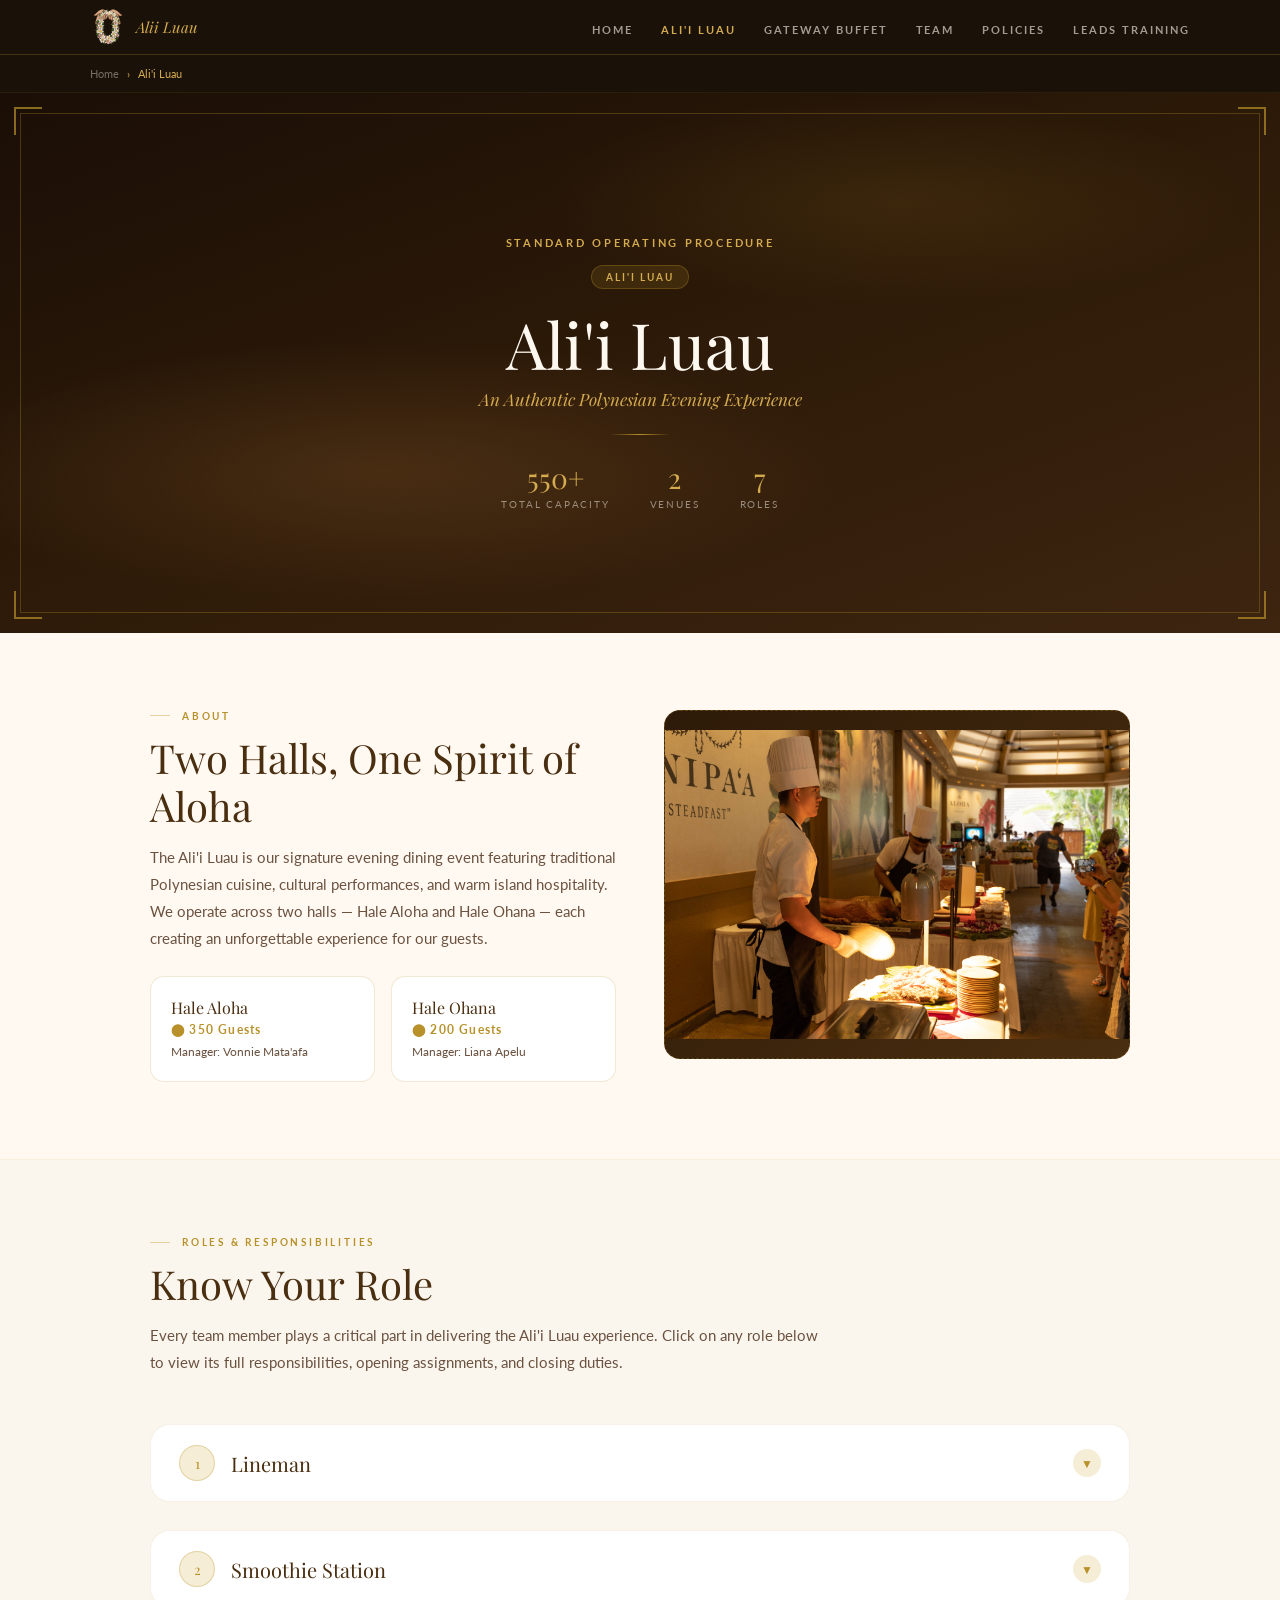
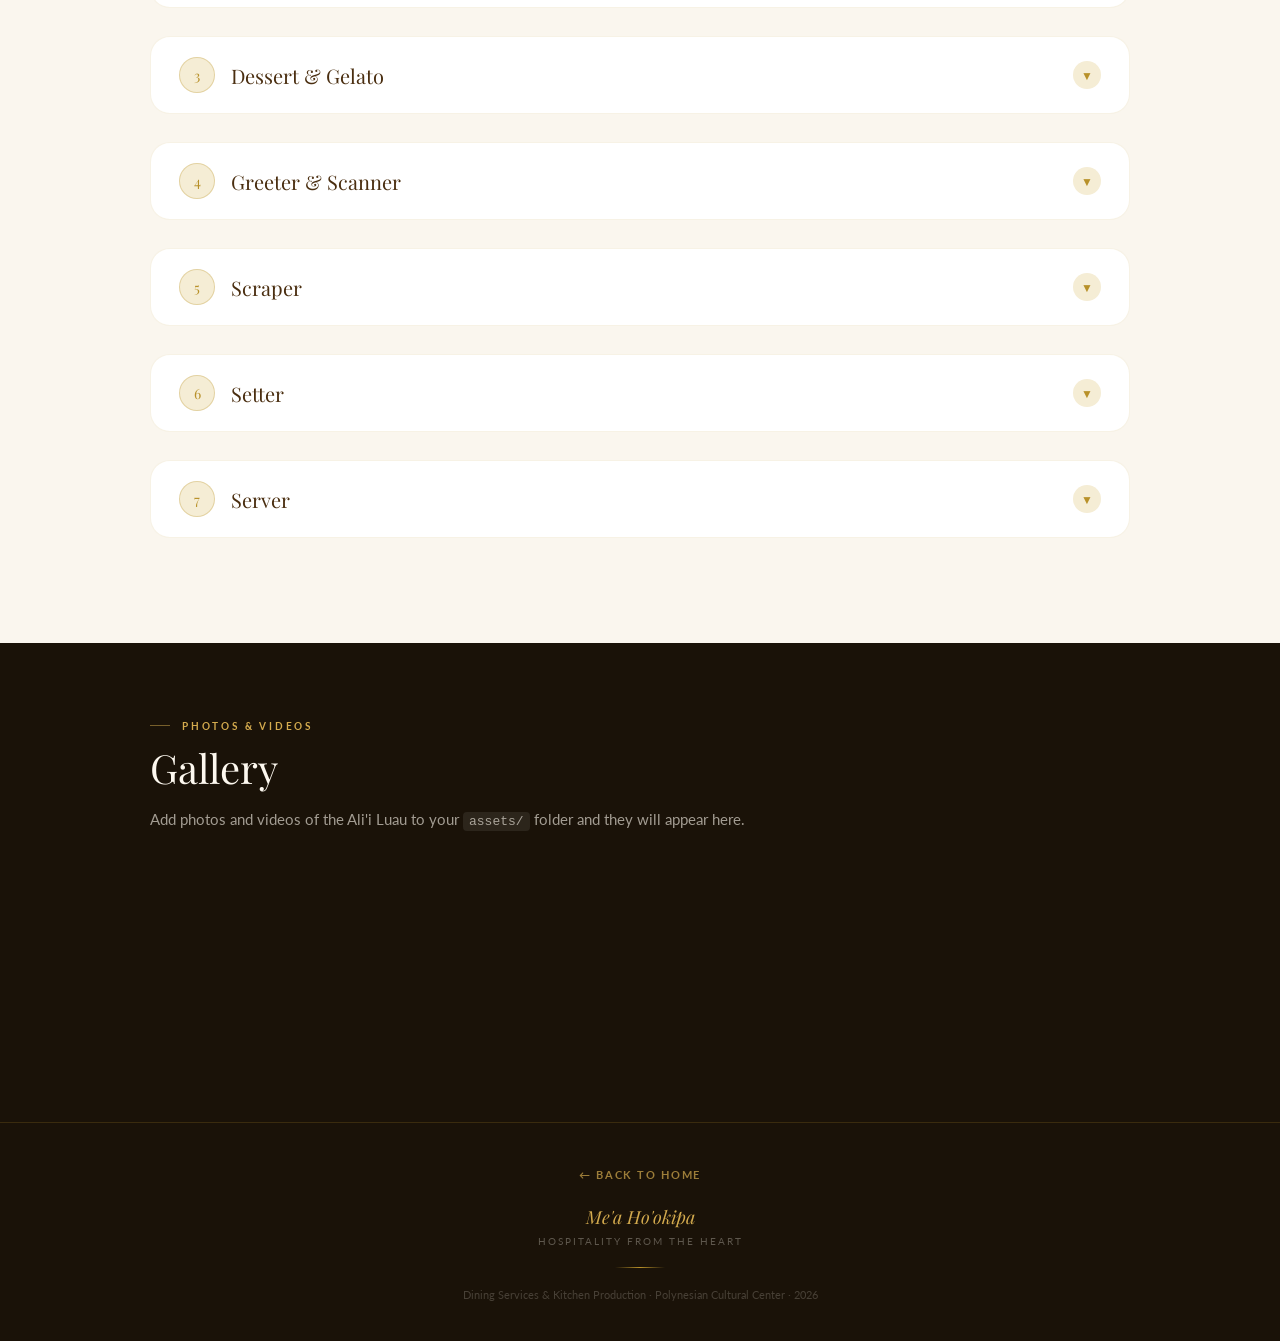
<file: alii-luau/index.html>
<!DOCTYPE html>
<html lang="en">
<head>
<meta charset="UTF-8">
<meta name="viewport" content="width=device-width, initial-scale=1.0">
<title>Ali'i Luau — Dining Services | PCC</title>
<link href="https://fonts.googleapis.com/css2?family=Playfair+Display:ital,wght@0,400;0,700;1,400&family=Lato:wght@300;400;700&display=swap" rel="stylesheet">
<link rel="apple-touch-icon" sizes="180x180" href="/apple-touch-icon.png">
<link rel="icon" type="image/png" sizes="32x32" href="/favicon-32x32.png">
<link rel="icon" type="image/png" sizes="16x16" href="/favicon-16x16.png">
<link rel="manifest" href="/site.webmanifest">
<style>
  *, *::before, *::after { box-sizing: border-box; margin: 0; padding: 0; }
  :root {
    --gold: #B8912A; --gold-light: #D4AB4E; --gold-pale: #F5EDD5;
    --dark: #1A1208; --warm-brown: #4A2E10; --cream: #FAF6EE;
    --rose: #C47B6A; --green: #2D5A3D; --text: #2C1F0E; --muted: #6B5240;
  }
  html { scroll-behavior: smooth; }
  body { font-family: 'Lato', sans-serif; background: var(--cream); color: var(--text); overflow-x: hidden; }

  /* NAV */
  nav { background: var(--dark); border-bottom: 1px solid rgba(184,145,42,0.25); position: sticky; top: 0; z-index: 100; padding: 0 clamp(16px,5vw,80px); }
  .nav-inner { max-width: 1100px; margin: 0 auto; display: flex; align-items: center; justify-content: space-between; height: 54px; }
  .nav-brand { display: flex; align-items: center; gap: 10px; text-decoration: none; }
  .nav-brand img { width: 36px; height: 36px; object-fit: contain; }
  .nav-brand span { font-family: 'Playfair Display', serif; font-size: 15px; color: var(--gold-light); font-style: italic; }
  .nav-links { display: flex; gap: clamp(12px,2.5vw,28px); list-style: none; }
  .nav-links a { font-size: 11px; font-weight: 700; letter-spacing: 0.18em; text-transform: uppercase; color: rgba(253,248,239,0.6); text-decoration: none; transition: color 0.2s; }
  .nav-links a:hover, .nav-links a.active { color: var(--gold-light); }

  /* Hamburger Menu */
  .hamburger {
    display: none;
    flex-direction: column;
    justify-content: space-around;
    width: 24px;
    height: 24px;
    background: none;
    border: none;
    cursor: pointer;
    padding: 0;
  }

  .hamburger-line {
    width: 100%;
    height: 2px;
    background: var(--gold-light);
    transition: all 0.3s ease;
    transform-origin: center;
  }

  .hamburger.active .hamburger-line:nth-child(1) {
    transform: rotate(45deg) translate(5px, 5px);
  }

  .hamburger.active .hamburger-line:nth-child(2) {
    opacity: 0;
  }

  .hamburger.active .hamburger-line:nth-child(3) {
    transform: rotate(-45deg) translate(7px, -6px);
  }

  /* Mobile Nav */
  @media(max-width:768px){
    .hamburger { display: flex; }
    .nav-links {
      position: fixed;
      top: 0;
      right: 0;
      width: 280px;
      height: 100vh;
      background: var(--dark);
      border-left: 1px solid rgba(184,145,42,0.25);
      flex-direction: column;
      gap: 0;
      padding: 80px 0 40px;
      transform: translateX(100%);
      opacity: 1;
      visibility: hidden;
      transition: transform 0.4s cubic-bezier(0.4, 0, 0.2, 1);
      z-index: 99;
      box-shadow: -4px 0 20px rgba(0,0,0,0.3);
    }
    .nav-links.active {
      transform: translateX(0);
      visibility: visible;
    }
    .nav-links li {
      text-align: center;
      border-bottom: 1px solid rgba(184,145,42,0.1);
    }
    .nav-links li:last-child { border-bottom: none; }
    .nav-links a {
      display: block;
      padding: 20px 24px;
      font-size: 16px;
      letter-spacing: 0.1em;
      transition: all 0.2s ease;
    }
    .nav-links a:hover {
      background: rgba(184,145,42,0.1);
      color: var(--gold-light);
      transform: translateX(8px);
    }
  }

  /* HERO */
  .hero { position: relative; min-height: 60vh; background: linear-gradient(160deg, #1A0E06 0%, #2D1A08 50%, #3D2510 100%); display: flex; flex-direction: column; align-items: center; justify-content: center; text-align: center; padding: 80px 24px 60px; overflow: hidden; }
  .hero::before { content: ''; position: absolute; inset: 0; background: radial-gradient(ellipse 60% 40% at 30% 70%, rgba(180,120,60,0.2) 0%, transparent 60%), radial-gradient(ellipse 50% 35% at 70% 20%, rgba(184,145,42,0.12) 0%, transparent 55%); pointer-events: none; }
  .hero::after { content: ''; position: absolute; top: 20px; left: 20px; right: 20px; bottom: 20px; border: 1px solid rgba(184,145,42,0.3); pointer-events: none; }
  .corner { position: absolute; width: 28px; height: 28px; border-color: var(--gold); border-style: solid; opacity: 0.7; }
  .corner.tl { top: 14px; left: 14px; border-width: 2px 0 0 2px; }
  .corner.tr { top: 14px; right: 14px; border-width: 2px 2px 0 0; }
  .corner.bl { bottom: 14px; left: 14px; border-width: 0 0 2px 2px; }
  .corner.br { bottom: 14px; right: 14px; border-width: 0 2px 2px 0; }
  .hero-eyebrow { font-size: 11px; font-weight: 700; letter-spacing: 0.25em; text-transform: uppercase; color: var(--gold-light); margin-bottom: 16px; position: relative; z-index: 1; }
  .hero-tag { display: inline-block; background: rgba(184,145,42,0.15); border: 1px solid rgba(184,145,42,0.3); color: var(--gold-light); font-size: 10px; font-weight: 700; letter-spacing: 0.2em; text-transform: uppercase; padding: 5px 14px; border-radius: 20px; margin-bottom: 20px; position: relative; z-index: 1; }
  .hero-title { font-family: 'Playfair Display', serif; font-size: clamp(36px,6vw,64px); color: #FDF8EF; line-height: 1.1; font-weight: 400; position: relative; z-index: 1; margin-bottom: 8px; }
  .hero-subtitle { font-family: 'Playfair Display', serif; font-size: clamp(13px,2vw,17px); color: var(--gold-light); font-style: italic; position: relative; z-index: 1; margin-bottom: 24px; }
  .hero-divider { width: 60px; height: 1px; background: linear-gradient(90deg, transparent, var(--gold), transparent); margin: 0 auto 24px; position: relative; z-index: 1; }
  .hero-stats { display: flex; gap: 40px; justify-content: center; position: relative; z-index: 1; flex-wrap: wrap; }
  .stat { text-align: center; }
  .stat-num { font-family: 'Playfair Display', serif; font-size: 28px; color: var(--gold-light); }
  .stat-label { font-size: 10px; letter-spacing: 0.18em; text-transform: uppercase; color: rgba(253,248,239,0.5); margin-top: 2px; }

  /* CONTENT */
  .section { max-width: 1100px; margin: 0 auto; padding: clamp(40px,6vw,80px) clamp(20px,5vw,60px); }
  .section-eyebrow { font-size: 10px; font-weight: 700; letter-spacing: 0.28em; text-transform: uppercase; color: var(--gold); margin-bottom: 12px; display: flex; align-items: center; gap: 12px; }
  .section-eyebrow::before { content: ''; width: 20px; height: 1px; background: var(--gold-light); opacity: 0.5; }
  .section-title { font-family: 'Playfair Display', serif; font-size: clamp(26px,4vw,40px); font-weight: 400; color: var(--warm-brown); line-height: 1.2; margin-bottom: 14px; }
  .section-body { font-size: 15px; line-height: 1.8; color: var(--muted); max-width: 680px; }

  /* OVERVIEW */
  #overview { background: #FFF9F1; border-bottom: 1px solid rgba(184,145,42,0.1); }
  .overview-grid { display: grid; grid-template-columns: 1fr 1fr; gap: 48px; align-items: start; }
  @media(max-width:700px){ .overview-grid { grid-template-columns: 1fr; gap: 28px; } }
  .venues-split { display: grid; grid-template-columns: 1fr 1fr; gap: 16px; margin-top: 24px; }
  @media(max-width:500px){ .venues-split { grid-template-columns: 1fr; } }
  .venue-pill { border: 1px solid rgba(184,145,42,0.2); border-radius: 14px; padding: 20px; background: white; }
  .venue-pill-name { font-family: 'Playfair Display', serif; font-size: 16px; color: var(--warm-brown); margin-bottom: 4px; }
  .venue-pill-cap { font-size: 12px; color: var(--gold); font-weight: 700; letter-spacing: 0.1em; }
  .venue-pill-desc { font-size: 12px; color: var(--muted); margin-top: 6px; line-height: 1.5; }

  /* PHOTO PLACEHOLDER */
  .photo-placeholder { background: linear-gradient(135deg, #2D1A08, #4A2E10); border-radius: 16px; aspect-ratio: 4/3; display: flex; flex-direction: column; align-items: center; justify-content: center; gap: 10px; border: 1px dashed rgba(184,145,42,0.3); }
  .photo-placeholder-icon { font-size: 32px; opacity: 0.4; }
  .photo-placeholder-text { font-size: 11px; letter-spacing: 0.15em; text-transform: uppercase; color: rgba(253,248,239,0.3); }

  /* ROLES */
  #roles { background: var(--cream); }
  .roles-intro { max-width: 680px; margin-bottom: 48px; }
  .role-card { background: white; border: 1px solid rgba(184,145,42,0.12); border-radius: 20px; overflow: hidden; margin-bottom: 28px; transition: box-shadow 0.25s; }
  .role-card:hover { box-shadow: 0 8px 28px rgba(90,40,10,0.08); }
  .role-header { display: flex; align-items: center; justify-content: space-between; padding: 20px 28px; cursor: pointer; user-select: none; }
  .role-header-left { display: flex; align-items: center; gap: 16px; }
  .role-number { width: 36px; height: 36px; border-radius: 50%; background: var(--gold-pale); border: 1px solid rgba(184,145,42,0.3); display: flex; align-items: center; justify-content: center; font-family: 'Playfair Display', serif; font-size: 14px; color: var(--gold); flex-shrink: 0; }
  .role-name { font-family: 'Playfair Display', serif; font-size: 20px; color: var(--warm-brown); }
  .role-toggle { width: 28px; height: 28px; border-radius: 50%; background: var(--gold-pale); display: flex; align-items: center; justify-content: center; font-size: 12px; color: var(--gold); transition: transform 0.3s; flex-shrink: 0; }
  .role-toggle.open { transform: rotate(180deg); }
  .role-body { padding: 0 28px; max-height: 0; overflow: hidden; transition: max-height 0.4s ease, padding 0.3s; }
  .role-body.open { max-height: 1000px; padding: 0 28px 28px; }
  .role-desc { font-size: 14px; line-height: 1.75; color: var(--muted); margin-bottom: 20px; padding-bottom: 16px; border-bottom: 1px solid rgba(184,145,42,0.1); }
  .role-sections { display: grid; grid-template-columns: 1fr 1fr 1fr; gap: 20px; }
  @media(max-width:700px){ .role-sections { grid-template-columns: 1fr; } }
  .role-section-title { font-size: 10px; font-weight: 700; letter-spacing: 0.2em; text-transform: uppercase; color: var(--gold); margin-bottom: 10px; }
  .role-section ul { list-style: none; padding: 0; }
  .role-section ul li { font-size: 13px; line-height: 1.65; color: var(--muted); padding: 5px 0; border-bottom: 1px solid rgba(184,145,42,0.07); display: flex; gap: 8px; }
  .role-section ul li::before { content: '›'; color: var(--gold); flex-shrink: 0; }

  /* VIDEO SECTION */
  #media-section { background: var(--dark); }
  #media-section .section-title { color: #FDF8EF; }
  #media-section .section-body { color: rgba(253,248,239,0.6); }
  #media-section .section-eyebrow { color: var(--gold-light); }
  .media-grid { display: grid; grid-template-columns: repeat(3, 1fr); gap: 20px; margin-top: 36px; }
  @media(max-width:700px){ .media-grid { grid-template-columns: 1fr; } }
  .media-card { border: 1px dashed rgba(184,145,42,0.25); border-radius: 16px; aspect-ratio: 16/9; display: flex; flex-direction: column; align-items: center; justify-content: center; gap: 8px; background: rgba(255,255,255,0.03); }
  .media-card-icon { font-size: 28px; opacity: 0.35; }
  .media-card-label { font-size: 10px; letter-spacing: 0.15em; text-transform: uppercase; color: rgba(253,248,239,0.25); }

  /* FOOTER */
  footer { background: var(--dark); border-top: 1px solid rgba(184,145,42,0.2); padding: 40px clamp(20px,5vw,60px); text-align: center; }
  .footer-logo { font-family: 'Playfair Display', serif; font-size: 18px; color: var(--gold-light); font-style: italic; margin-bottom: 6px; }
  .footer-sub { font-size: 10px; letter-spacing: 0.2em; text-transform: uppercase; color: rgba(253,248,239,0.3); margin-bottom: 20px; }
  .footer-divider { width: 50px; height: 1px; background: linear-gradient(90deg, transparent, var(--gold), transparent); margin: 0 auto 20px; }
  .footer-copy { font-size: 11px; color: rgba(253,248,239,0.2); }
  .footer-back { display: inline-flex; align-items: center; gap: 6px; font-size: 11px; font-weight: 700; letter-spacing: 0.15em; text-transform: uppercase; color: var(--gold-light); text-decoration: none; margin-bottom: 24px; opacity: 0.7; transition: opacity 0.2s; }
  .footer-back:hover { opacity: 1; }

  /* FADE IN */
  .fade-up { opacity: 0; transform: translateY(20px); transition: opacity 0.6s ease, transform 0.6s ease; }
  .fade-up.visible { opacity: 1; transform: none; }

  /* BREADCRUMB */
  .breadcrumb { background: var(--dark); padding: 12px clamp(20px,5vw,80px); border-bottom: 1px solid rgba(184,145,42,0.1); }
  .breadcrumb-inner { max-width: 1100px; margin: 0 auto; display: flex; align-items: center; gap: 8px; font-size: 11px; color: rgba(253,248,239,0.4); }
  .breadcrumb a { color: rgba(253,248,239,0.4); text-decoration: none; transition: color 0.2s; }
  .breadcrumb a:hover { color: var(--gold-light); }
  .breadcrumb span { color: var(--gold-light); }
</style>
</head>
<body>

<!-- NAV -->
<nav>
  <div class="nav-inner">
    <a href="../index.html" class="nav-brand">
      <img src="/assets/LOGO.svg" alt="PCC Dining Services">
      <span>Alii Luau</span>
    </a>
    <ul class="nav-links">
      <li><a href="../index.html">Home</a></li>
      <li><a href="../alii-luau/index.html" class="active">Ali'i Luau</a></li>
      <li><a href="../gateway-buffet/index.html">Gateway Buffet</a></li>
      <li><a href="../team/index.html">Team</a></li>
      <li><a href="../policies/index.html">Policies</a></li>
      <li><a href="../leads-training/index.html">Leads Training</a></li>
    </ul>
    <button class="hamburger" aria-label="Toggle navigation menu">
      <span class="hamburger-line"></span>
      <span class="hamburger-line"></span>
      <span class="hamburger-line"></span>
    </button>
  </div>
</nav>

<!-- BREADCRUMB -->
<div class="breadcrumb">
  <div class="breadcrumb-inner">
    <a href="../index.html">Home</a>
    <span>›</span>
    <span>Ali'i Luau</span>
  </div>
</div>

<!-- HERO -->
<section class="hero">
  <div class="corner tl"></div><div class="corner tr"></div>
  <div class="corner bl"></div><div class="corner br"></div>
  <p class="hero-eyebrow">Standard Operating Procedure</p>
  <span class="hero-tag">Ali'i Luau</span>
  <h1 class="hero-title">Ali'i Luau</h1>
  <p class="hero-subtitle">An Authentic Polynesian Evening Experience</p>
  <div class="hero-divider"></div>
  <div class="hero-stats">
    <div class="stat">
      <div class="stat-num">550+</div>
      <div class="stat-label">Total Capacity</div>
    </div>
    <div class="stat">
      <div class="stat-num">2</div>
      <div class="stat-label">Venues</div>
    </div>
    <div class="stat">
      <div class="stat-num">7</div>
      <div class="stat-label">Roles</div>
    </div>
  </div>
</section>

<!-- OVERVIEW -->
<section id="overview">
  <div class="section">
    <div class="overview-grid">
      <div class="fade-up">
        <p class="section-eyebrow">About</p>
        <h2 class="section-title">Two Halls, One Spirit of Aloha</h2>
        <p class="section-body">The Ali'i Luau is our signature evening dining event featuring traditional Polynesian cuisine, cultural performances, and warm island hospitality. We operate across two halls — Hale Aloha and Hale Ohana — each creating an unforgettable experience for our guests.</p>
        <div class="venues-split">
          <div class="venue-pill">
            <div class="venue-pill-name">Hale Aloha</div>
            <div class="venue-pill-cap">⬤ 350 Guests</div>
            <div class="venue-pill-desc">Manager: Vonnie Mata'afa</div>
          </div>
          <div class="venue-pill">
            <div class="venue-pill-name">Hale Ohana</div>
            <div class="venue-pill-cap">⬤ 200 Guests</div>
            <div class="venue-pill-desc">Manager: Liana Apelu</div>
          </div>
        </div>
      </div>
      <div class="fade-up">
        <div class="photo-placeholder">
          <img src="/assets/alii-luau-photos/haleOhana-5196.jpg" alt="Venue Placeholder" style="width: 100%; height: auto;">
        </div>
      </div>
    </div>
  </div>
</section>

<!-- ROLES -->
<section id="roles">
  <div class="section">
    <div class="roles-intro fade-up">
      <p class="section-eyebrow">Roles & Responsibilities</p>
      <h2 class="section-title">Know Your Role</h2>
      <p class="section-body">Every team member plays a critical part in delivering the Ali'i Luau experience. Click on any role below to view its full responsibilities, opening assignments, and closing duties.</p>
    </div>

    <!-- LINEMAN -->
    <div class="role-card fade-up">
      <div class="role-header" onclick="toggleRole(this)">
        <div class="role-header-left">
          <div class="role-number">1</div>
          <div class="role-name">Lineman</div>
        </div>
        <div class="role-toggle">▼</div>
      </div>
      <div class="role-body">
        <p class="role-desc">The Line Server (Lineman) is responsible for accurate, safe, and efficient meal assembly while maintaining food quality, proper portion control, timely replenishment of food items, verification of allergen restrictions, and overall cleanliness of the service line. This role plays a critical part in ensuring each guest receives safe and appropriate food options prepared according to established standards.</p>
        <div class="role-sections">
          <div class="role-section">
            <div class="role-section-title">Opening — 3:45 PM</div>
            <ul>
              <li>Two line workers clock in. Set up buffet lines with ice, cold condiments, and tongs.</li>
              <li>At 4:00 PM, set up remaining cold condiments and fruit stations with ice bags, kale, and extra tongs.</li>
              <li>At 4:45–5:00 PM, take food out to buffet lines and cover with clean plastic wrap to prevent contamination.</li>
            </ul>
          </div>
          <div class="role-section">
            <div class="role-section-title">During Operation</div>
            <ul>
              <li>5:10–5:50 PM: Guests arrive. Refill all buffet and fruit stations. Wipe stations with wet cloth.</li>
              <li>5:50–6:10: Close one side of the buffet lines and refill the other. Remove foods and condiments to the back.</li>
              <li>6:10–6:20 PM: Two linemen clean tongs while others prepare the open line for closure.</li>
            </ul>
          </div>
          <div class="role-section">
            <div class="role-section-title">Closing</div>
            <ul>
              <li>Remove remaining food from the line and return to the kitchen.</li>
              <li>Clean and sanitize the entire service line area.</li>
              <li>Return all equipment and condiments to designated storage areas.</li>
              <li>Check whiteboard for additional closing assignments.</li>
            </ul>
          </div>
        </div>
      </div>
    </div>

    <!-- SMOOTHIE -->
    <div class="role-card fade-up">
      <div class="role-header" onclick="toggleRole(this)">
        <div class="role-header-left">
          <div class="role-number">2</div>
          <div class="role-name">Smoothie Station</div>
        </div>
        <div class="role-toggle">▼</div>
      </div>
      <div class="role-body">
        <p class="role-desc">The Smoothie Station team delivers our signature complimentary piña colada smoothies to every guest table. You are one of the first direct contacts guests have with our team — your smile and warmth set the tone for the entire evening.</p>
        <div class="role-sections">
          <div class="role-section">
            <div class="role-section-title">Service Script</div>
            <ul>
              <li>"Aloha ohana. Welcome to Ali'i Luau. This is our complementary drink: Piña colada smoothie. It's non-alcoholic and contains pineapple, coconut, and dairy milk. Is there anyone who is allergic?"</li>
              <li>If yes, offer mango smoothie: "Our mango smoothie is dairy-free, pineapple-free and coconut-free."</li>
            </ul>
          </div>
          <div class="role-section">
            <div class="role-section-title">During Operation</div>
            <ul>
              <li>Station at your area at exactly 4:30 PM.</li>
              <li>Grip and carry each tray with care so nothing spills.</li>
              <li>SMILE while serving — even before you arrive at the table.</li>
              <li>ROAM your area continuously to ensure all guests are served.</li>
              <li>At 5:10 PM, push carts to the back when guests are dismissed.</li>
            </ul>
          </div>
          <div class="role-section">
            <div class="role-section-title">Closing</div>
            <ul>
              <li>Prepare refills only as requested — smoothies left out too long become watery.</li>
              <li>Wash trays by hand (Ohana) or run through dishwasher.</li>
              <li>Put the blender and mango glasses in designated storage.</li>
              <li>Wash empty pineapple racks and push back to the main kitchen.</li>
              <li>Put empty coolers outside for runners to collect.</li>
            </ul>
          </div>
        </div>
      </div>
    </div>

    <!-- DESSERT & GELATO -->
    <div class="role-card fade-up">
      <div class="role-header" onclick="toggleRole(this)">
        <div class="role-header-left">
          <div class="role-number">3</div>
          <div class="role-name">Dessert &amp; Gelato</div>
        </div>
        <div class="role-toggle">▼</div>
      </div>
      <div class="role-body">
        <p class="role-desc">The Dessert and Gelato team manages two of the most memorable stations at the Ali'i Luau. Presentation is everything — make sure your station looks BEAUTIFUL at all times and that every guest feels welcomed and valued.</p>
        <div class="role-sections">
          <div class="role-section">
            <div class="role-section-title">Gelato Opening</div>
            <ul>
              <li>Turn on machine (lights) around 5 PM after dismissing.</li>
              <li>Take gelato out of freezer and leave for at least 5 minutes — don't let it get too melted.</li>
              <li>Garnish gelato BEAUTIFULLY — use corresponding fruits. Do NOT use little umbrellas.</li>
              <li>Fill black bowls with hot/warm water. Ensure enough cups and spoons.</li>
              <li>Put up your labels nicely.</li>
            </ul>
          </div>
          <div class="role-section">
            <div class="role-section-title">Gelato Service</div>
            <ul>
              <li>Greet guests warmly at all times.</li>
              <li>Use mini plastic cups with only 1 scoop unless guest requests more.</li>
              <li>Use a DIFFERENT scoop for each flavour — IMPORTANT!</li>
              <li>Change gloves when they become sticky or dirty.</li>
              <li>Don't rush guests — let them take their time.</li>
              <li>Monitor popular flavors and communicate restocking needs.</li>
            </ul>
          </div>
          <div class="role-section">
            <div class="role-section-title">Gelato Closing</div>
            <ul>
              <li>Take out gelato trays and record leftovers.</li>
              <li>Wrap leftovers twice with plastic wrap and return to freezer.</li>
              <li>Clean empty trays, scoops, and bowls.</li>
              <li>Clean inside and outside of machine with paper towel and sanitizer spray.</li>
              <li>Defrost machine every other two weeks (Aloha: twice a week).</li>
              <li>Turn off lights. Order breakout for next day.</li>
            </ul>
          </div>
        </div>
        <div style="margin-top:20px; padding-top:16px; border-top:1px solid rgba(184,145,42,0.1);">
          <div class="role-section-title" style="margin-bottom:12px;">Dessert Closing</div>
          <div style="display:grid; grid-template-columns:1fr 1fr; gap:16px;">
            <ul style="list-style:none; padding:0;">
              <li style="font-size:13px; color:var(--muted); padding:5px 0; border-bottom:1px solid rgba(184,145,42,0.07); display:flex; gap:8px;"><span style="color:var(--gold)">›</span>Remove desserts and place with food for plate making.</li>
              <li style="font-size:13px; color:var(--muted); padding:5px 0; border-bottom:1px solid rgba(184,145,42,0.07); display:flex; gap:8px;"><span style="color:var(--gold)">›</span>Clean dessert station — wipe and remove all food crumbs.</li>
            </ul>
            <ul style="list-style:none; padding:0;">
              <li style="font-size:13px; color:var(--muted); padding:5px 0; border-bottom:1px solid rgba(184,145,42,0.07); display:flex; gap:8px;"><span style="color:var(--gold)">›</span>Wipe dessert trays with the correct chemical (Red chemical — Page 89).</li>
              <li style="font-size:13px; color:var(--muted); padding:5px 0; display:flex; gap:8px;"><span style="color:var(--gold)">›</span>Sweep and mop the floor. Closing assignments done by 7:30.</li>
            </ul>
          </div>
        </div>
      </div>
    </div>

    <!-- GREETER & SCANNER -->
    <div class="role-card fade-up">
      <div class="role-header" onclick="toggleRole(this)">
        <div class="role-header-left">
          <div class="role-number">4</div>
          <div class="role-name">Greeter &amp; Scanner</div>
        </div>
        <div class="role-toggle">▼</div>
      </div>
      <div class="role-body">
        <p class="role-desc">The Greeters and Scanners are responsible for welcoming guests in a friendly, professional, and efficient manner while ensuring a positive first impression of the venue. Welcoming guests while radiating the Spirit of Aloha is your top priority.</p>
        <div class="role-sections">
          <div class="role-section">
            <div class="role-section-title">Opening</div>
            <ul>
              <li>Set up the front entrance — podium, stanchions, radios, and guest management tools.</li>
              <li>Ensure adequate lei supply for all expected guests.</li>
              <li>Brief with your team on the evening's guest count.</li>
            </ul>
          </div>
          <div class="role-section">
            <div class="role-section-title">During Operation</div>
            <ul>
              <li>Scan guest tickets and ensure correct number of guests enters.</li>
              <li>Dancers will be at the front, ready to give leis to guests.</li>
              <li>Magic Memories photographers will take guest pictures at entry.</li>
              <li>Direct guests to seaters to be seated.</li>
              <li>Monitor guest count and ensure enough leis remain.</li>
            </ul>
          </div>
          <div class="role-section">
            <div class="role-section-title">Closing</div>
            <ul>
              <li>At 5:45 PM begin closing the front area.</li>
              <li>One greeter remains for late-arriving guests.</li>
              <li>After the show, return to the front to bid guests farewell.</li>
              <li>Collect condiments, salt/pepper shakers, and items from drinking stations.</li>
              <li>Check out with your lead and supervisor before leaving.</li>
            </ul>
          </div>
        </div>
      </div>
    </div>

    <!-- SCRAPER -->
    <div class="role-card fade-up">
      <div class="role-header" onclick="toggleRole(this)">
        <div class="role-header-left">
          <div class="role-number">5</div>
          <div class="role-name">Scraper</div>
        </div>
        <div class="role-toggle">▼</div>
      </div>
      <div class="role-body">
        <p class="role-desc">The Scraper is responsible for efficient clearing and collection of used dishes, glassware, utensils, and food waste from guest tables and service areas while maintaining cleanliness and organization in the dining environment. This position is a helping hand of the linemen with support in overall sanitation and operational flow.</p>
        <div class="role-sections">
          <div class="role-section">
            <div class="role-section-title">Opening</div>
            <ul>
              <li>Fill each buffet line — two buckets per line, one and a half bins per poke station.</li>
              <li>Help prepare the piña coladas: be the runner and refill pineapple carts continuously, and make mango smoothie when needed.</li>
            </ul>
          </div>
          <div class="role-section">
            <div class="role-section-title">During Operation</div>
            <ul>
              <li>Prepare bins and trash bags for food waste.</li>
              <li>Arrange two racks in the sink where servers organize silverware.</li>
              <li>Fill sink with water and eco lab dishwashing soap.</li>
              <li>Start scraping plates immediately — do not let plates pile up.</li>
              <li>Clean dirty plates with warm water and place them in the dollies.</li>
              <li>Check soap and refill as needed.</li>
            </ul>
          </div>
          <div class="role-section">
            <div class="role-section-title">Closing</div>
            <ul>
              <li>Push silverware to the machine to clean it.</li>
              <li>Arrange plate dollies for runners to pick up.</li>
              <li>Clean the dishwashing sink and floor.</li>
              <li>Help clean the kitchen.</li>
            </ul>
          </div>
        </div>
      </div>
    </div>

    <!-- SETTER -->
    <div class="role-card fade-up">
      <div class="role-header" onclick="toggleRole(this)">
        <div class="role-header-left">
          <div class="role-number">6</div>
          <div class="role-name">Setter</div>
        </div>
        <div class="role-toggle">▼</div>
      </div>
      <div class="role-body">
        <p class="role-desc">The Setter team prepares the venue for service — from setting tables and arranging silverware to setting up the drinking stations, fruit stations, and dessert areas. A beautifully set venue is the foundation of the guest experience.</p>
        <div class="role-sections">
          <div class="role-section">
            <div class="role-section-title">Morning Shift (9:00 AM–12:30 PM)</div>
            <ul>
              <li>Pick up the laundry bin from laundry.</li>
              <li>Pick up the breakout and leis (Leads pick the Breakout).</li>
              <li>Put cups, condiments, and menu brochure on tables.</li>
              <li>Roll silverware in a napkin; fold the napkin for the Supers.</li>
              <li>Set plates, cups, and silverware on the table.</li>
              <li>Set up tables according to the counts.</li>
            </ul>
          </div>
          <div class="role-section">
            <div class="role-section-title">Afternoon Shift (1:00 PM–4:30 PM)</div>
            <ul>
              <li>Set up drinking stations with decanters and coffee cups.</li>
              <li>Set up the Fruit Station.</li>
              <li>Set up the Desserts/Gelato Station.</li>
              <li>Ice in the Soda Machines.</li>
              <li>At 2:30 PM: receive all food units from the runners.</li>
              <li>Notify manager if food units have not arrived by 2:35 PM.</li>
            </ul>
          </div>
          <div class="role-section">
            <div class="role-section-title">Notes</div>
            <ul>
              <li>Ohana cups are set by the afternoon Setter.</li>
              <li>Always check with your lead for specific count updates.</li>
              <li>Keep the venue looking pristine throughout setup.</li>
            </ul>
          </div>
        </div>
      </div>
    </div>

    <!-- SERVER -->
    <div class="role-card fade-up">
      <div class="role-header" onclick="toggleRole(this)">
        <div class="role-header-left">
          <div class="role-number">7</div>
          <div class="role-name">Server</div>
        </div>
        <div class="role-toggle">▼</div>
      </div>
      <div class="role-body">
        <p class="role-desc">Servers are the face of the Ali'i Luau dining experience. Your interactions with guests define their memories of the evening. You represent the Spirit of Aloha with every plate served and every conversation shared.</p>
        <div class="role-sections">
          <div class="role-section">
            <div class="role-section-title">Key Responsibilities</div>
            <ul>
              <li>Greet guests warmly and introduce yourself by name.</li>
              <li>Take drink orders and refill beverages proactively.</li>
              <li>Deliver food courses in sequence and according to guest count.</li>
              <li>Check for allergies and communicate to the kitchen.</li>
              <li>Monitor tables and address guest needs promptly.</li>
            </ul>
          </div>
          <div class="role-section">
            <div class="role-section-title">Guest Experience</div>
            <ul>
              <li>Always smile and make eye contact with guests.</li>
              <li>Use positive scripting — friendly, warm, and respectful tone.</li>
              <li>Anticipate guest needs before they ask.</li>
              <li>Coordinate with your team to ensure seamless service flow.</li>
            </ul>
          </div>
          <div class="role-section">
            <div class="role-section-title">Closing</div>
            <ul>
              <li>Clear all tables after guests depart.</li>
              <li>Return all items to designated storage.</li>
              <li>Check the whiteboard for additional closing assignments.</li>
              <li>Report to your lead before clocking out.</li>
            </ul>
          </div>
        </div>
      </div>
    </div>

  </div>
</section>

<!-- MEDIA -->
<section id="media-section">
  <div class="section">
    <div class="fade-up">
      <p class="section-eyebrow">Photos &amp; Videos</p>
      <h2 class="section-title">Gallery</h2>
      <p class="section-body">Add photos and videos of the Ali'i Luau to your <code style="background:rgba(255,255,255,0.08);padding:2px 6px;border-radius:4px;font-size:13px;">assets/</code> folder and they will appear here.</p>
    </div>
    <div class="media-grid fade-up">
      <div class="media-card"><div class="media-card-icon">🖼️</div><div class="media-card-label">Add photo to assets/</div></div>
      <div class="media-card"><div class="media-card-icon">▶️</div><div class="media-card-label">Add video to assets/</div></div>
      <div class="media-card"><div class="media-card-icon">🖼️</div><div class="media-card-label">Add photo to assets/</div></div>
    </div>
  </div>
</section>

<!-- FOOTER -->
<footer>
  <a href="../index.html" class="footer-back">← Back to Home</a>
  <p class="footer-logo">Me'a Ho'okipa</p>
  <p class="footer-sub">Hospitality from the Heart</p>
  <div class="footer-divider"></div>
  <p class="footer-copy">Dining Services &amp; Kitchen Production · Polynesian Cultural Center · 2026</p>
</footer>

<script>
  function toggleRole(header) {
    const body = header.nextElementSibling;
    const toggle = header.querySelector('.role-toggle');
    body.classList.toggle('open');
    toggle.classList.toggle('open');
  }

  const observer = new IntersectionObserver((entries) => {
    entries.forEach((e, i) => {
      if (e.isIntersecting) {
        setTimeout(() => e.target.classList.add('visible'), i * 60);
      }
    });
  }, { threshold: 0.08 });
  document.querySelectorAll('.fade-up').forEach(el => observer.observe(el));

  // Hamburger menu toggle
  const hamburger = document.querySelector('.hamburger');
  const navLinks = document.querySelector('.nav-links');

  hamburger.addEventListener('click', () => {
    hamburger.classList.toggle('active');
    navLinks.classList.toggle('active');
  });

  // Close mobile menu when clicking a link
  document.querySelectorAll('.nav-links a').forEach(link => {
    link.addEventListener('click', () => {
      hamburger.classList.remove('active');
      navLinks.classList.remove('active');
    });
  });

  // Close mobile menu when clicking outside
  document.addEventListener('click', (e) => {
    if (!hamburger.contains(e.target) && !navLinks.contains(e.target)) {
      hamburger.classList.remove('active');
      navLinks.classList.remove('active');
    }
  });
</script>
</body>
</html>
</file>
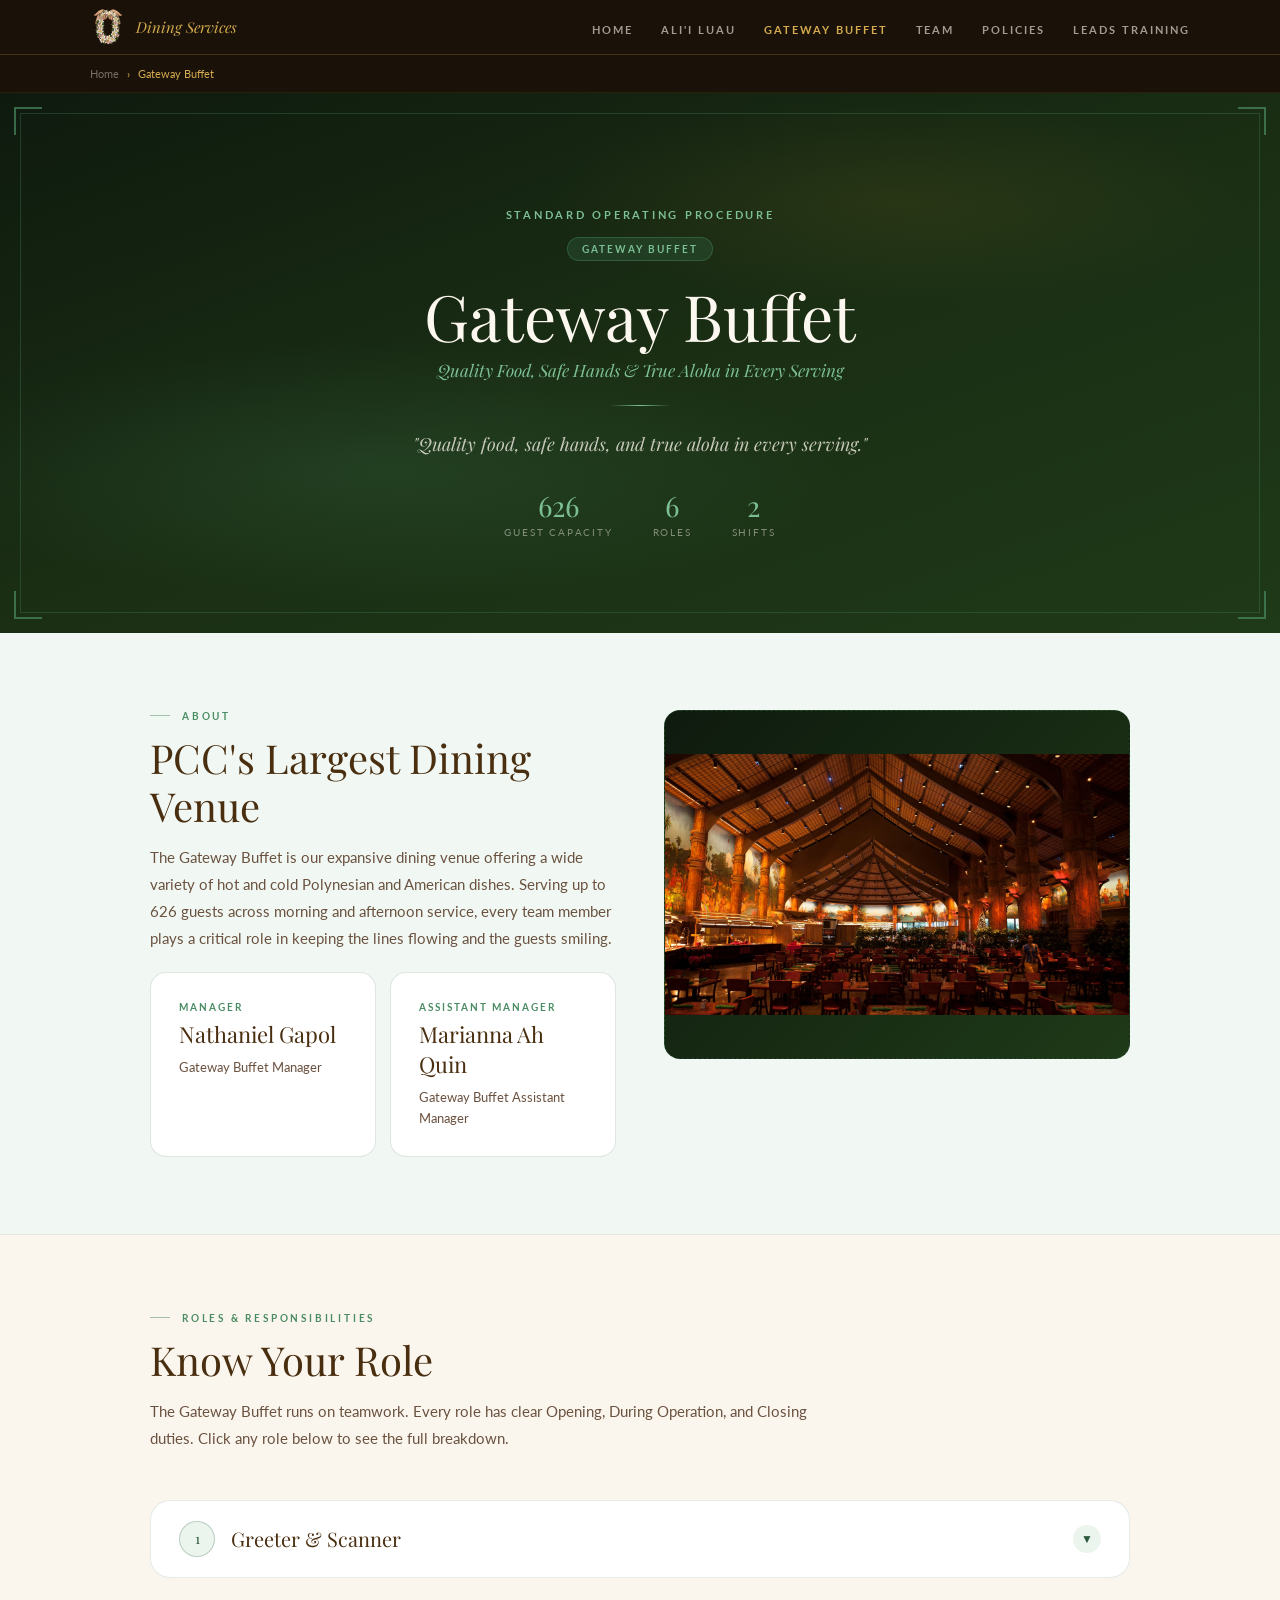
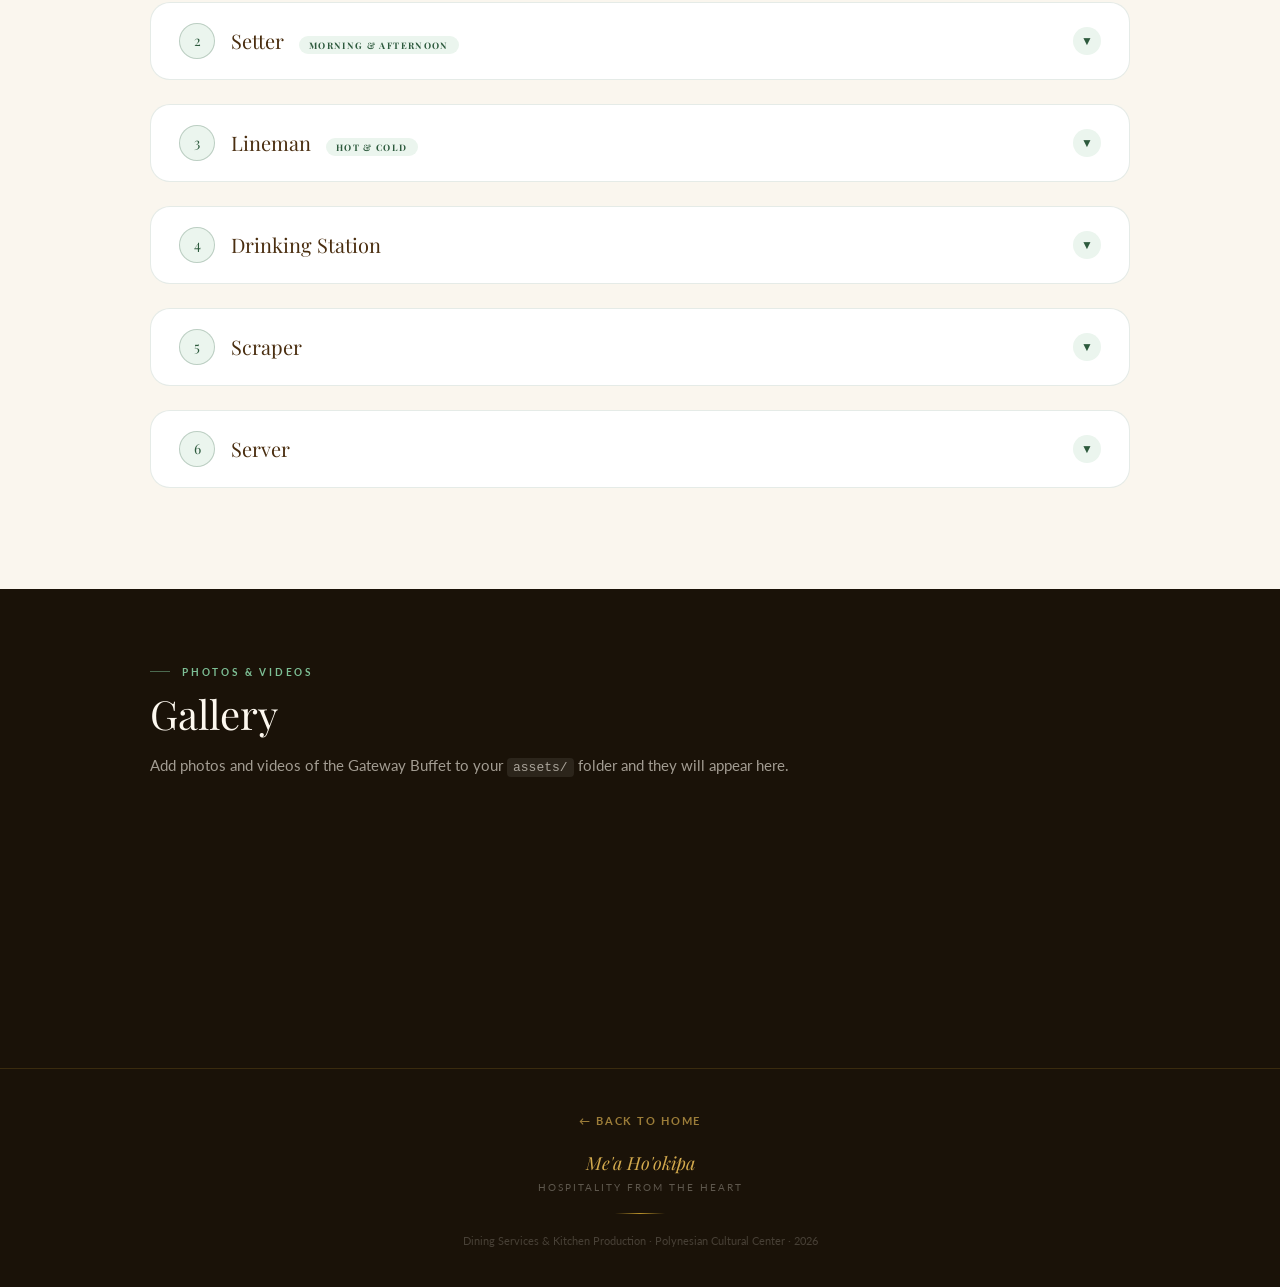
<file: gateway-buffet/index.html>
<!DOCTYPE html>
<html lang="en">
<head>
<meta charset="UTF-8">
<meta name="viewport" content="width=device-width, initial-scale=1.0">
<title>Gateway Buffet — Dining Services | PCC</title>
<link href="https://fonts.googleapis.com/css2?family=Playfair+Display:ital,wght@0,400;0,700;1,400&family=Lato:wght@300;400;700&display=swap" rel="stylesheet">
<link rel="apple-touch-icon" sizes="180x180" href="/apple-touch-icon.png">
<link rel="icon" type="image/png" sizes="32x32" href="/favicon-32x32.png">
<link rel="icon" type="image/png" sizes="16x16" href="/favicon-16x16.png">
<link rel="manifest" href="/site.webmanifest">
<style>
  *, *::before, *::after { box-sizing: border-box; margin: 0; padding: 0; }
  :root {
    --gold: #B8912A; --gold-light: #D4AB4E; --gold-pale: #F5EDD5;
    --dark: #1A1208; --warm-brown: #4A2E10; --cream: #FAF6EE;
    --green: #2D5A3D; --green-light: #4A8C63; --text: #2C1F0E; --muted: #6B5240;
  }
  html { scroll-behavior: smooth; }
  body { font-family: 'Lato', sans-serif; background: var(--cream); color: var(--text); overflow-x: hidden; }

  /* NAV */
  nav { background: var(--dark); border-bottom: 1px solid rgba(184,145,42,0.25); position: sticky; top: 0; z-index: 100; padding: 0 clamp(16px,5vw,80px); }
  .nav-inner { max-width: 1100px; margin: 0 auto; display: flex; align-items: center; justify-content: space-between; height: 54px; }
  .nav-brand { display: flex; align-items: center; gap: 10px; text-decoration: none; }
  .nav-brand img { width: 36px; height: 36px; object-fit: contain; }
  .nav-brand span { font-family: 'Playfair Display', serif; font-size: 15px; color: var(--gold-light); font-style: italic; }
  .nav-links { display: flex; gap: clamp(12px,2.5vw,28px); list-style: none; }
  .nav-links a { font-size: 11px; font-weight: 700; letter-spacing: 0.18em; text-transform: uppercase; color: rgba(253,248,239,0.6); text-decoration: none; transition: color 0.2s; }
  .nav-links a:hover, .nav-links a.active { color: var(--gold-light); }

  /* Hamburger Menu */
  .hamburger {
    display: none;
    flex-direction: column;
    justify-content: space-around;
    width: 24px;
    height: 24px;
    background: none;
    border: none;
    cursor: pointer;
    padding: 0;
  }

  .hamburger-line {
    width: 100%;
    height: 2px;
    background: var(--gold-light);
    transition: all 0.3s ease;
    transform-origin: center;
  }

  .hamburger.active .hamburger-line:nth-child(1) {
    transform: rotate(45deg) translate(5px, 5px);
  }

  .hamburger.active .hamburger-line:nth-child(2) {
    opacity: 0;
  }

  .hamburger.active .hamburger-line:nth-child(3) {
    transform: rotate(-45deg) translate(7px, -6px);
  }

  /* Mobile Nav */
  @media(max-width:768px){
    .hamburger { display: flex; }
    .nav-links {
      position: fixed;
      top: 0;
      right: 0;
      width: 280px;
      height: 100vh;
      background: var(--dark);
      border-left: 1px solid rgba(184,145,42,0.25);
      flex-direction: column;
      gap: 0;
      padding: 80px 0 40px;
      transform: translateX(100%);
      opacity: 1;
      visibility: hidden;
      transition: transform 0.4s cubic-bezier(0.4, 0, 0.2, 1);
      z-index: 99;
      box-shadow: -4px 0 20px rgba(0,0,0,0.3);
    }
    .nav-links.active {
      transform: translateX(0);
      visibility: visible;
    }
    .nav-links li {
      text-align: center;
      border-bottom: 1px solid rgba(184,145,42,0.1);
    }
    .nav-links li:last-child { border-bottom: none; }
    .nav-links a {
      display: block;
      padding: 20px 24px;
      font-size: 16px;
      letter-spacing: 0.1em;
      transition: all 0.2s ease;
    }
    .nav-links a:hover {
      background: rgba(184,145,42,0.1);
      color: var(--gold-light);
      transform: translateX(8px);
    }
  }

  /* BREADCRUMB */
  .breadcrumb { background: var(--dark); padding: 12px clamp(20px,5vw,80px); border-bottom: 1px solid rgba(184,145,42,0.1); }
  .breadcrumb-inner { max-width: 1100px; margin: 0 auto; display: flex; align-items: center; gap: 8px; font-size: 11px; color: rgba(253,248,239,0.4); }
  .breadcrumb a { color: rgba(253,248,239,0.4); text-decoration: none; transition: color 0.2s; }
  .breadcrumb a:hover { color: var(--gold-light); }
  .breadcrumb span { color: var(--gold-light); }

  /* HERO */
  .hero { position: relative; min-height: 60vh; background: linear-gradient(160deg, #0E1A0E 0%, #1A2E14 50%, #1F3A18 100%); display: flex; flex-direction: column; align-items: center; justify-content: center; text-align: center; padding: 80px 24px 60px; overflow: hidden; }
  .hero::before { content: ''; position: absolute; inset: 0; background: radial-gradient(ellipse 60% 40% at 30% 70%, rgba(74,140,99,0.18) 0%, transparent 60%), radial-gradient(ellipse 50% 35% at 70% 20%, rgba(184,145,42,0.1) 0%, transparent 55%); pointer-events: none; }
  .hero::after { content: ''; position: absolute; top: 20px; left: 20px; right: 20px; bottom: 20px; border: 1px solid rgba(74,140,99,0.3); pointer-events: none; }
  .corner { position: absolute; width: 28px; height: 28px; border-color: var(--green-light); border-style: solid; opacity: 0.7; }
  .corner.tl { top: 14px; left: 14px; border-width: 2px 0 0 2px; }
  .corner.tr { top: 14px; right: 14px; border-width: 2px 2px 0 0; }
  .corner.bl { bottom: 14px; left: 14px; border-width: 0 0 2px 2px; }
  .corner.br { bottom: 14px; right: 14px; border-width: 0 2px 2px 0; }
  .hero-eyebrow { font-size: 11px; font-weight: 700; letter-spacing: 0.25em; text-transform: uppercase; color: #7DBF95; margin-bottom: 16px; position: relative; z-index: 1; }
  .hero-tag { display: inline-block; background: rgba(45,90,61,0.4); border: 1px solid rgba(74,140,99,0.4); color: #7DBF95; font-size: 10px; font-weight: 700; letter-spacing: 0.2em; text-transform: uppercase; padding: 5px 14px; border-radius: 20px; margin-bottom: 20px; position: relative; z-index: 1; }
  .hero-title { font-family: 'Playfair Display', serif; font-size: clamp(36px,6vw,64px); color: #FDF8EF; line-height: 1.1; font-weight: 400; position: relative; z-index: 1; margin-bottom: 8px; }
  .hero-subtitle { font-family: 'Playfair Display', serif; font-size: clamp(13px,2vw,17px); color: #7DBF95; font-style: italic; position: relative; z-index: 1; margin-bottom: 24px; }
  .hero-divider { width: 60px; height: 1px; background: linear-gradient(90deg, transparent, #7DBF95, transparent); margin: 0 auto 24px; position: relative; z-index: 1; }
  .hero-quote { font-family: 'Playfair Display', serif; font-size: clamp(14px,2vw,18px); font-style: italic; color: rgba(253,248,239,0.75); max-width: 560px; line-height: 1.6; position: relative; z-index: 1; }
  .hero-stats { display: flex; gap: 40px; justify-content: center; position: relative; z-index: 1; flex-wrap: wrap; margin-top: 28px; }
  .stat { text-align: center; }
  .stat-num { font-family: 'Playfair Display', serif; font-size: 28px; color: #7DBF95; }
  .stat-label { font-size: 10px; letter-spacing: 0.18em; text-transform: uppercase; color: rgba(253,248,239,0.45); margin-top: 2px; }

  /* SECTIONS */
  .section { max-width: 1100px; margin: 0 auto; padding: clamp(40px,6vw,80px) clamp(20px,5vw,60px); }
  .section-eyebrow { font-size: 10px; font-weight: 700; letter-spacing: 0.28em; text-transform: uppercase; color: var(--green-light); margin-bottom: 12px; display: flex; align-items: center; gap: 12px; }
  .section-eyebrow::before { content: ''; width: 20px; height: 1px; background: var(--green-light); opacity: 0.5; }
  .section-title { font-family: 'Playfair Display', serif; font-size: clamp(26px,4vw,40px); font-weight: 400; color: var(--warm-brown); line-height: 1.2; margin-bottom: 14px; }
  .section-body { font-size: 15px; line-height: 1.8; color: var(--muted); max-width: 680px; }

  /* OVERVIEW */
  #overview { background: #F1F8F3; border-bottom: 1px solid rgba(45,90,61,0.1); }
  .overview-grid { display: grid; grid-template-columns: 1fr 1fr; gap: 48px; align-items: start; }
  @media(max-width:700px){ .overview-grid { grid-template-columns: 1fr; gap: 28px; } }
  .info-card { background: white; border: 1px solid rgba(45,90,61,0.15); border-radius: 16px; padding: 28px; }
  .info-card-label { font-size: 10px; font-weight: 700; letter-spacing: 0.2em; text-transform: uppercase; color: var(--green-light); margin-bottom: 6px; }
  .info-card-value { font-family: 'Playfair Display', serif; font-size: 22px; color: var(--warm-brown); margin-bottom: 8px; }
  .info-card-desc { font-size: 13px; color: var(--muted); line-height: 1.6; }
  .info-row { display: grid; grid-template-columns: 1fr 1fr; gap: 14px; margin-top: 20px; }
  @media(max-width:480px){ .info-row { grid-template-columns: 1fr; } }
  .photo-placeholder { background: linear-gradient(135deg, #0E1A0E, #1F3A18); border-radius: 16px; aspect-ratio: 4/3; display: flex; flex-direction: column; align-items: center; justify-content: center; gap: 10px; border: 1px dashed rgba(74,140,99,0.3); }
  .photo-placeholder-icon { font-size: 32px; opacity: 0.4; }
  .photo-placeholder-text { font-size: 11px; letter-spacing: 0.15em; text-transform: uppercase; color: rgba(253,248,239,0.25); }

  /* ROLES */
  #roles { background: var(--cream); }
  .roles-intro { max-width: 680px; margin-bottom: 48px; }
  .role-card { background: white; border: 1px solid rgba(45,90,61,0.12); border-radius: 20px; overflow: hidden; margin-bottom: 24px; transition: box-shadow 0.25s; }
  .role-card:hover { box-shadow: 0 8px 28px rgba(20,60,30,0.08); }
  .role-header { display: flex; align-items: center; justify-content: space-between; padding: 20px 28px; cursor: pointer; user-select: none; }
  .role-header-left { display: flex; align-items: center; gap: 16px; }
  .role-number { width: 36px; height: 36px; border-radius: 50%; background: #EBF5EE; border: 1px solid rgba(45,90,61,0.25); display: flex; align-items: center; justify-content: center; font-family: 'Playfair Display', serif; font-size: 14px; color: var(--green); flex-shrink: 0; }
  .role-name { font-family: 'Playfair Display', serif; font-size: 20px; color: var(--warm-brown); }
  .role-badge { font-size: 9px; font-weight: 700; letter-spacing: 0.15em; text-transform: uppercase; padding: 3px 10px; border-radius: 20px; background: #EBF5EE; color: var(--green); margin-left: 10px; }
  .role-toggle { width: 28px; height: 28px; border-radius: 50%; background: #EBF5EE; display: flex; align-items: center; justify-content: center; font-size: 12px; color: var(--green); transition: transform 0.3s; flex-shrink: 0; }
  .role-toggle.open { transform: rotate(180deg); }
  .role-body { padding: 0 28px; max-height: 0; overflow: hidden; transition: max-height 0.4s ease, padding 0.3s; }
  .role-body.open { max-height: 1200px; padding: 0 28px 28px; }
  .role-desc { font-size: 14px; line-height: 1.75; color: var(--muted); margin-bottom: 20px; padding-bottom: 16px; border-bottom: 1px solid rgba(45,90,61,0.08); }
  .role-sections { display: grid; grid-template-columns: 1fr 1fr 1fr; gap: 20px; }
  @media(max-width:700px){ .role-sections { grid-template-columns: 1fr; } }
  .role-section-title { font-size: 10px; font-weight: 700; letter-spacing: 0.2em; text-transform: uppercase; color: var(--green); margin-bottom: 10px; }
  .role-section ul { list-style: none; padding: 0; }
  .role-section ul li { font-size: 13px; line-height: 1.65; color: var(--muted); padding: 5px 0; border-bottom: 1px solid rgba(45,90,61,0.06); display: flex; gap: 8px; }
  .role-section ul li::before { content: '›'; color: var(--green-light); flex-shrink: 0; }

  /* MEDIA */
  #media-section { background: var(--dark); }
  #media-section .section-title { color: #FDF8EF; }
  #media-section .section-body { color: rgba(253,248,239,0.6); }
  #media-section .section-eyebrow { color: #7DBF95; }
  #media-section .section-eyebrow::before { background: #7DBF95; }
  .media-grid { display: grid; grid-template-columns: repeat(3, 1fr); gap: 20px; margin-top: 36px; }
  @media(max-width:700px){ .media-grid { grid-template-columns: 1fr; } }
  .media-card { border: 1px dashed rgba(74,140,99,0.25); border-radius: 16px; aspect-ratio: 16/9; display: flex; flex-direction: column; align-items: center; justify-content: center; gap: 8px; background: rgba(255,255,255,0.02); }
  .media-card-icon { font-size: 28px; opacity: 0.35; }
  .media-card-label { font-size: 10px; letter-spacing: 0.15em; text-transform: uppercase; color: rgba(253,248,239,0.2); }

  /* FOOTER */
  footer { background: var(--dark); border-top: 1px solid rgba(184,145,42,0.2); padding: 40px clamp(20px,5vw,60px); text-align: center; }
  .footer-logo { font-family: 'Playfair Display', serif; font-size: 18px; color: var(--gold-light); font-style: italic; margin-bottom: 6px; }
  .footer-sub { font-size: 10px; letter-spacing: 0.2em; text-transform: uppercase; color: rgba(253,248,239,0.3); margin-bottom: 20px; }
  .footer-divider { width: 50px; height: 1px; background: linear-gradient(90deg, transparent, var(--gold), transparent); margin: 0 auto 20px; }
  .footer-copy { font-size: 11px; color: rgba(253,248,239,0.2); }
  .footer-back { display: inline-flex; align-items: center; gap: 6px; font-size: 11px; font-weight: 700; letter-spacing: 0.15em; text-transform: uppercase; color: var(--gold-light); text-decoration: none; margin-bottom: 24px; opacity: 0.7; transition: opacity 0.2s; }
  .footer-back:hover { opacity: 1; }

  /* FADE */
  .fade-up { opacity: 0; transform: translateY(20px); transition: opacity 0.6s ease, transform 0.6s ease; }
  .fade-up.visible { opacity: 1; transform: none; }

  /* MOBILE NAVIGATION */
  .nav-overlay { position: fixed; top: 0; left: 0; width: 100%; height: 100%; background: rgba(26, 18, 8, 0.8); opacity: 0; visibility: hidden; transition: all 0.3s ease; z-index: 999; }
  .nav-overlay.active { opacity: 1; visibility: visible; }
  .mobile-nav { position: fixed; top: 0; right: -280px; width: 280px; height: 100vh; background: var(--dark); transition: right 0.3s cubic-bezier(0.68, -0.55, 0.265, 1.55); z-index: 1000; display: flex; flex-direction: column; }
  .mobile-nav.active { right: 0; }
  .mobile-nav-header { display: flex; justify-content: flex-end; padding: 20px; border-bottom: 1px solid rgba(184,145,42,0.2); }
  .close-btn { background: none; border: none; color: var(--gold-light); font-size: 28px; cursor: pointer; padding: 0; width: 32px; height: 32px; display: flex; align-items: center; justify-content: center; }
  .mobile-nav-links { flex: 1; display: flex; flex-direction: column; padding: 40px 0; }
  .mobile-nav-links a { color: rgba(253,248,239,0.8); text-decoration: none; font-size: 16px; font-weight: 400; padding: 16px 30px; transition: all 0.2s ease; border-bottom: 1px solid rgba(184,145,42,0.1); }
  .mobile-nav-links a:hover, .mobile-nav-links a.active { color: var(--gold-light); background: rgba(184,145,42,0.1); }
  .menu-open { overflow: hidden; }
  @media(max-width:600px){ .hamburger { display: flex; } }
</style>
</head>
<body>

<!-- NAV -->
<nav>
  <div class="nav-inner">
    <a href="../index.html" class="nav-brand">
      <img src="../assets/LOGO.svg" alt="PCC Dining Services">
      <span>Dining Services</span>
    </a>
    <ul class="nav-links">
      <li><a href="/index.html">Home</a></li>
      <li><a href="/alii-luau/index.html">Ali'i Luau</a></li>
      <li><a href="/gateway-buffet/index.html" class="active">Gateway Buffet</a></li>
      <li><a href="/team/index.html">Team</a></li>
      <li><a href="/policies/index.html">Policies</a></li>
      <li><a href="/leads-training/index.html">Leads Training</a></li>
    </ul>
    <button class="hamburger" aria-label="Toggle navigation menu">
      <span class="hamburger-line"></span>
      <span class="hamburger-line"></span>
      <span class="hamburger-line"></span>
    </button>
  </div>
</nav>

<!-- MOBILE NAVIGATION -->
<div class="nav-overlay"></div>
<div class="mobile-nav">
  <div class="mobile-nav-header">
    <button class="close-btn" aria-label="Close navigation menu">×</button>
  </div>
  <nav class="mobile-nav-links">
    <a href="../index.html">Home</a>
    <a href="../alii-luau/index.html">Ali'i Luau</a>
    <a href="../gateway-buffet/index.html" class="active">Gateway Buffet</a>
    <a href="../team/index.html">Team</a>
    <a href="../policies/index.html">Policies</a>
    <a href="../leads-training/index.html">Leads Training</a>
  </nav>
</div>

<!-- BREADCRUMB -->
<div class="breadcrumb">
  <div class="breadcrumb-inner">
    <a href="../index.html">Home</a>
    <span>›</span>
    <span>Gateway Buffet</span>
  </div>
</div>

<!-- HERO -->
<section class="hero">
  <div class="corner tl"></div><div class="corner tr"></div>
  <div class="corner bl"></div><div class="corner br"></div>
  <p class="hero-eyebrow">Standard Operating Procedure</p>
  <span class="hero-tag">Gateway Buffet</span>
  <h1 class="hero-title">Gateway Buffet</h1>
  <p class="hero-subtitle">Quality Food, Safe Hands &amp; True Aloha in Every Serving</p>
  <div class="hero-divider"></div>
  <p class="hero-quote">"Quality food, safe hands, and true aloha in every serving."</p>
  <div class="hero-stats">
    <div class="stat">
      <div class="stat-num">626</div>
      <div class="stat-label">Guest Capacity</div>
    </div>
    <div class="stat">
      <div class="stat-num">6</div>
      <div class="stat-label">Roles</div>
    </div>
    <div class="stat">
      <div class="stat-num">2</div>
      <div class="stat-label">Shifts</div>
    </div>
  </div>
</section>

<!-- OVERVIEW -->
<section id="overview">
  <div class="section">
    <div class="overview-grid">
      <div class="fade-up">
        <p class="section-eyebrow">About</p>
        <h2 class="section-title">PCC's Largest Dining Venue</h2>
        <p class="section-body">The Gateway Buffet is our expansive dining venue offering a wide variety of hot and cold Polynesian and American dishes. Serving up to 626 guests across morning and afternoon service, every team member plays a critical role in keeping the lines flowing and the guests smiling.</p>
        <div class="info-row">
          <div class="info-card">
            <div class="info-card-label">Manager</div>
            <div class="info-card-value">Nathaniel Gapol</div>
            <div class="info-card-desc">Gateway Buffet Manager</div>
          </div>
          <div class="info-card">
            <div class="info-card-label">Assistant Manager</div>
            <div class="info-card-value">Marianna Ah Quin</div>
            <div class="info-card-desc">Gateway Buffet Assistant Manager</div>
          </div>
        </div>
      </div>
      <div class="fade-up">
        <div class="photo-placeholder">
          <img src="/assets/gateway photos/gateway buffet_banner.jpeg" alt="Gateway Buffet Photo" style="width: 100%; height: auto;">
        </div>
      </div>
    </div>
  </div>
</section>

<!-- ROLES -->
<section id="roles">
  <div class="section">
    <div class="roles-intro fade-up">
      <p class="section-eyebrow">Roles &amp; Responsibilities</p>
      <h2 class="section-title">Know Your Role</h2>
      <p class="section-body">The Gateway Buffet runs on teamwork. Every role has clear Opening, During Operation, and Closing duties. Click any role below to see the full breakdown.</p>
    </div>

    <!-- GREETER & SCANNER -->
    <div class="role-card fade-up">
      <div class="role-header" onclick="toggleRole(this)">
        <div class="role-header-left">
          <div class="role-number">1</div>
          <div class="role-name">Greeter &amp; Scanner</div>
        </div>
        <div class="role-toggle">▼</div>
      </div>
      <div class="role-body">
        <p class="role-desc">The Greeters and Scanners are responsible for welcoming guests in a friendly, professional, and efficient manner while ensuring a positive first impression of the venue. This position monitors entry points, assists guests with ticket issues, and communicates with team members to resolve access concerns. Welcoming guests while radiating the Spirit of Aloha is the top priority.</p>
        <div class="role-sections">
          <div class="role-section">
            <div class="role-section-title">Opening</div>
            <ul>
              <li>Count tables and check reserved tables before prayer meeting.</li>
              <li>Assign and rotate roles for greeters, scanners, and seaters.</li>
              <li>Attend prayer meeting at 4:20 PM.</li>
              <li>Prepare the reception table, board, and whiteboard markers at the front.</li>
              <li>Check the stamps and prepare radios for communication.</li>
              <li>Assign ticket takers to start scanning and lining up guests by the door.</li>
              <li>Set up and organize stanchions. Ensure extra PCC maps, ponchos, and coupons are available.</li>
            </ul>
          </div>
          <div class="role-section">
            <div class="role-section-title">During Operation</div>
            <ul>
              <li>Ensure only ticketed guests enter the restaurant.</li>
              <li>Keep guest traffic at the front flowing smoothly.</li>
              <li>Ho'okipa communicates with greeters about open seats in all sections.</li>
              <li>Instruct seaters to always be prompt and at the front of the line.</li>
              <li>Hold guests in line when Ho'okipa is searching for available seats.</li>
              <li>Communicate with guests while they wait to make them feel comfortable.</li>
              <li>Watch for guests leaving for restrooms — ensure they get stamps.</li>
              <li>By 6:30 PM, move the table to one side and monitor guest flow.</li>
            </ul>
          </div>
          <div class="role-section">
            <div class="role-section-title">Closing</div>
            <ul>
              <li>Close Kahuku doors so guests exit via the Hauula door.</li>
              <li>Charge the radios and scanners; send a photo to the group chat.</li>
              <li>Instruct Ho'okipa to make plates from 7:05–7:20 PM.</li>
              <li>Shake off napkins to ensure no food waste before sending to laundry.</li>
              <li>Sweep and mop both Kahuku and Hauula door areas.</li>
              <li>Refill stamp inks and sanitizer dispensers for the whole restaurant.</li>
              <li>Walk each Ho'okipa area before leaving at 8:00 PM.</li>
            </ul>
          </div>
        </div>
      </div>
    </div>

    <!-- SETTER MORNING -->
    <div class="role-card fade-up">
      <div class="role-header" onclick="toggleRole(this)">
        <div class="role-header-left">
          <div class="role-number">2</div>
          <div class="role-name">Setter <span class="role-badge">Morning &amp; Afternoon</span></div>
        </div>
        <div class="role-toggle">▼</div>
      </div>
      <div class="role-body">
        <p class="role-desc">The Setter team prepares the entire Gateway Buffet for service. There are two setter shifts: Morning (8:00 AM) and Afternoon (1:00 PM). Both shifts are essential to ensuring the venue is fully ready before guests arrive at 4:30 PM.</p>
        <div class="role-sections">
          <div class="role-section">
            <div class="role-section-title">Morning Setter (8:00 AM)</div>
            <ul>
              <li>Clock in at 8:00 AM in full uniform — black rubber shoes, black pants, blue polo shirt, PCC ID.</li>
              <li>Prayer meeting at 8:05 AM. Everyone rolls silverware for the first hour.</li>
              <li>Grab the laundry bin from the laundry room and push it to the venue.</li>
              <li>Sort linens: separate pink linens, flowers, and blue napkins for the afternoon setter.</li>
              <li>Set up all server carts: red tablecloth, bussing bins, small trash bags, box of gloves, two white towels, and trash bags on all stations.</li>
              <li>Make sure all covered containers have extras for Hauula, middle, and Kahuku sections.</li>
              <li>Fill napkin baskets at all lines and salad bar areas (2 lines, 2 Kahuku, 2 Hauula salad bar).</li>
              <li>Put the tables back and cover the containers for the extras.</li>
            </ul>
          </div>
          <div class="role-section">
            <div class="role-section-title">Afternoon Setter (1:00 PM)</div>
            <ul>
              <li>Clock in at 1:00 PM in full uniform. Put kale and fruit decorations on the salad bar.</li>
              <li>Turn on lights, warmers, and hot units.</li>
              <li>Get the breakout from the warehouse and organize items in storage and chemical rooms.</li>
              <li>Distribute tongs along all the lines. Put ice on salad bar and seafood line.</li>
              <li>At 3:00 PM: desserts and bread arrive. Count and record each item before arranging.</li>
              <li>Arrange desserts and bread at the dessert station on both ends of the line.</li>
              <li>Store extra desserts and bread in the refrigerator and hot units.</li>
              <li>Count and record fruit, poke, and salad bar dishes as they arrive. Store extras in cold units.</li>
              <li>At 4:10 PM: put hot food into the lines as soon as they arrive.</li>
            </ul>
          </div>
          <div class="role-section">
            <div class="role-section-title">Key Notes</div>
            <ul>
              <li>Always check with your lead for specific count and layout updates.</li>
              <li>Maintain cleanliness throughout setup — a clean venue reflects our standards.</li>
              <li>Notify manager immediately if deliveries are delayed past expected times.</li>
            </ul>
          </div>
        </div>
      </div>
    </div>

    <!-- LINEMAN HOT & COLD -->
    <div class="role-card fade-up">
      <div class="role-header" onclick="toggleRole(this)">
        <div class="role-header-left">
          <div class="role-number">3</div>
          <div class="role-name">Lineman <span class="role-badge">Hot &amp; Cold</span></div>
        </div>
        <div class="role-toggle">▼</div>
      </div>
      <div class="role-body">
        <p class="role-desc">The Line Server (Lineman) is responsible for accurate, safe, and efficient meal assembly while maintaining food quality, proper portion control, timely replenishment of food items, and overall cleanliness of the service line. There are two Lineman roles: Hot Lines and Cold Lines, each with specific duties.</p>
        <div class="role-sections">
          <div class="role-section">
            <div class="role-section-title">Hot Lines — Opening</div>
            <ul>
              <li>Arrive by 4:15 PM, attend prayer meeting at 4:20 PM.</li>
              <li>Finish setting up the line with tongs and black spoons by 4:25 PM.</li>
              <li>Prepare cart with linen, gloves, red bucket with solution, pot holders, white cloth, sanitary spray, and paper towel.</li>
              <li>Complete specific opening assignments for your assigned line.</li>
            </ul>
          </div>
          <div class="role-section">
            <div class="role-section-title">Hot Lines — During Operation</div>
            <ul>
              <li>Coordinate with the kitchen order taker for food orders.</li>
              <li>Refill food lines when pans are half full — remember the FIFO method.</li>
              <li>Check for food and liquid spills in front and on the floor of stations.</li>
              <li>When receiving food orders, turn on the warmer. Turn it off after removing food.</li>
              <li>Keep assigned area clean — wipe and sweep front and back of line throughout operation.</li>
              <li>Interact with guests 50% of the time: smile, talk, recommend food, answer questions.</li>
              <li>By 6:30 PM, close and wipe food warmers underneath and behind the lines.</li>
            </ul>
          </div>
          <div class="role-section">
            <div class="role-section-title">Hot Lines — Closing</div>
            <ul>
              <li>Bring food to the back by 7:05 PM.</li>
              <li>Make plates (7:05–7:20 PM), then proceed to closing assignments.</li>
              <li>Clean the line area thoroughly using sanitizing spray.</li>
              <li>Return red bucket and sanitary spray to the rack.</li>
              <li>Report to your leads once done. Close station lights before clocking out at 8:00 PM.</li>
            </ul>
          </div>
        </div>
        <div style="margin-top:20px; padding-top:16px; border-top:1px solid rgba(45,90,61,0.08);">
          <div class="role-section-title" style="margin-bottom:12px;">Cold Lines — Key Duties</div>
          <div style="display:grid; grid-template-columns:1fr 1fr 1fr; gap:16px;">
            <div>
              <div style="font-size:10px;font-weight:700;letter-spacing:0.15em;text-transform:uppercase;color:var(--green);margin-bottom:8px;">Opening</div>
              <ul style="list-style:none;padding:0;">
                <li style="font-size:13px;color:var(--muted);padding:4px 0;border-bottom:1px solid rgba(45,90,61,0.06);display:flex;gap:8px;"><span style="color:var(--green-light)">›</span>Attend prayer meeting at 4:20 PM.</li>
                <li style="font-size:13px;color:var(--muted);padding:4px 0;border-bottom:1px solid rgba(45,90,61,0.06);display:flex;gap:8px;"><span style="color:var(--green-light)">›</span>Prepare cart with linen, gloves, red bucket, sanitary spray.</li>
                <li style="font-size:13px;color:var(--muted);padding:4px 0;display:flex;gap:8px;"><span style="color:var(--green-light)">›</span>Check area for cleanliness. Locate desserts for your station area.</li>
              </ul>
            </div>
            <div>
              <div style="font-size:10px;font-weight:700;letter-spacing:0.15em;text-transform:uppercase;color:var(--green);margin-bottom:8px;">During Operation</div>
              <ul style="list-style:none;padding:0;">
                <li style="font-size:13px;color:var(--muted);padding:4px 0;border-bottom:1px solid rgba(45,90,61,0.06);display:flex;gap:8px;"><span style="color:var(--green-light)">›</span>Refill food items, plates, bowls, and spoons as soon as possible.</li>
                <li style="font-size:13px;color:var(--muted);padding:4px 0;border-bottom:1px solid rgba(45,90,61,0.06);display:flex;gap:8px;"><span style="color:var(--green-light)">›</span>Answer allergy questions and recommend food to guests.</li>
                <li style="font-size:13px;color:var(--muted);padding:4px 0;display:flex;gap:8px;"><span style="color:var(--green-light)">›</span>At 6:30 PM, drain faucets underneath. Don't wet floor near sockets.</li>
              </ul>
            </div>
            <div>
              <div style="font-size:10px;font-weight:700;letter-spacing:0.15em;text-transform:uppercase;color:var(--green);margin-bottom:8px;">Closing</div>
              <ul style="list-style:none;padding:0;">
                <li style="font-size:13px;color:var(--muted);padding:4px 0;border-bottom:1px solid rgba(45,90,61,0.06);display:flex;gap:8px;"><span style="color:var(--green-light)">›</span>Take remaining food to the back at 7:05 PM.</li>
                <li style="font-size:13px;color:var(--muted);padding:4px 0;border-bottom:1px solid rgba(45,90,61,0.06);display:flex;gap:8px;"><span style="color:var(--green-light)">›</span>Throw out all fresh salads, dressing, and toss salad daily.</li>
                <li style="font-size:13px;color:var(--muted);padding:4px 0;display:flex;gap:8px;"><span style="color:var(--green-light)">›</span>Use squeegee to dry floor. Beware of sockets. Close station lights.</li>
              </ul>
            </div>
          </div>
        </div>
      </div>
    </div>

    <!-- DRINKING STATION -->
    <div class="role-card fade-up">
      <div class="role-header" onclick="toggleRole(this)">
        <div class="role-header-left">
          <div class="role-number">4</div>
          <div class="role-name">Drinking Station</div>
        </div>
        <div class="role-toggle">▼</div>
      </div>
      <div class="role-body">
        <p class="role-desc">The Drinking Station team manages all beverage service for the Gateway Buffet — sodas, coffee, iced tea, and soft-serve ice cream. Keeping beverages stocked, machines clean, and the station tidy is essential to a smooth guest experience.</p>
        <div class="role-sections">
          <div class="role-section">
            <div class="role-section-title">Opening</div>
            <ul>
              <li>Arrive by 4:15 PM, attend prayer meeting at 4:20 PM.</li>
              <li>Ensure all condiments, paper cups, blue trays, straws, and creamer are stocked.</li>
              <li>Place nozzles on the soda machines. Turn on all drink stations and coffee machines.</li>
              <li>Brew coffee and refill creamers from the fridge.</li>
              <li>Confirm soft-serve ice cream has been refilled.</li>
              <li>Place white rags behind each machine for easy spill cleanup.</li>
            </ul>
          </div>
          <div class="role-section">
            <div class="role-section-title">During Operation</div>
            <ul>
              <li>Restock condiments and cups throughout the night.</li>
              <li>Maintain enough blue or gray cup trays stacked at each machine.</li>
              <li>When a rack is empty, take it to the back scraping area and replace it.</li>
              <li>Refill drink syrups (bibs) as needed.</li>
              <li>Wipe up any spills by the drink station immediately.</li>
              <li>Refill pineapple soft-serve ice cream as needed.</li>
              <li>If there's ice on the floor, sweep and put up the wet floor sign.</li>
              <li>Brew coffee and refill creamer as needed throughout the night.</li>
            </ul>
          </div>
          <div class="role-section">
            <div class="role-section-title">Closing</div>
            <ul>
              <li>Make plates (7:05–7:20 PM), then proceed to closing.</li>
              <li>Wipe counters and move condiments, straws, and chopsticks aside.</li>
              <li>Take iced tea drip trays to the back and wash them.</li>
              <li>Drain the brewed coffee from the brewer into a red bucket, rinse with water (press small).</li>
              <li>Wipe the full drinking station. Put creamer in the fridge.</li>
              <li>Remove nozzles from the drink station and soak in hot water by the red bucket.</li>
            </ul>
          </div>
        </div>
      </div>
    </div>

    <!-- SCRAPER -->
    <div class="role-card fade-up">
      <div class="role-header" onclick="toggleRole(this)">
        <div class="role-header-left">
          <div class="role-number">5</div>
          <div class="role-name">Scraper</div>
        </div>
        <div class="role-toggle">▼</div>
      </div>
      <div class="role-body">
        <p class="role-desc">The Scraper is responsible for efficient clearing and collection of used dishes, glassware, utensils, and food waste from guest tables and service areas while maintaining cleanliness and organization in the dining environment. This position supports the linemen and the overall sanitation and operational flow.</p>
        <div class="role-sections">
          <div class="role-section">
            <div class="role-section-title">Opening (5:00 PM)</div>
            <ul>
              <li>Clock in at 5:00 PM in full uniform — black rubber boots, black pants, blue polo, PCC ID. Wear apron immediately upon arrival.</li>
              <li>Move stainless tables forward and arrange them into a U shape.</li>
              <li>Set up green bins. Arrange containers for bowls and small plates on the right side of the scraping area.</li>
              <li>Arrange big plate container in the upper part of the scraping area.</li>
              <li>Fill the sink with water. Lock the sink's drainage and press start. Place the scraping machine's filter.</li>
            </ul>
          </div>
          <div class="role-section">
            <div class="role-section-title">During Operation</div>
            <ul>
              <li>Remove food waste from large and small plates — ensure no trash or shells go into the green bin.</li>
              <li>Deliver plates to be washed with running water.</li>
              <li>Separate spoon, fork, and knife into the black bin with soap and water.</li>
              <li>Transfer utensils to the other side of the scraping area in their respective containers.</li>
              <li>Stack plates in the large plate container and bring to the main kitchen for washing.</li>
              <li>Remove extra food waste from panna cotta and ramekins and clean with a brush.</li>
            </ul>
          </div>
          <div class="role-section">
            <div class="role-section-title">Closing</div>
            <ul>
              <li>Continue scraping until all dishes are cleared.</li>
              <li>Clean and sanitize the full scraping area.</li>
              <li>Return all equipment and containers to designated storage.</li>
              <li>Report to leads before clocking out.</li>
            </ul>
          </div>
        </div>
      </div>
    </div>

    <!-- SERVER -->
    <div class="role-card fade-up">
      <div class="role-header" onclick="toggleRole(this)">
        <div class="role-header-left">
          <div class="role-number">6</div>
          <div class="role-name">Server</div>
        </div>
        <div class="role-toggle">▼</div>
      </div>
      <div class="role-body">
        <p class="role-desc">Servers are the face of the Gateway Buffet. You greet guests at the door, seat them, explain the buffet layout, and ensure they feel welcome throughout their visit. Your attitude sets the tone for the entire guest experience.</p>
        <div class="role-sections">
          <div class="role-section">
            <div class="role-section-title">Opening</div>
            <ul>
              <li>Check the line or other areas for help needed before prayer meeting starts.</li>
              <li>Attend prayer meeting every day at 4:20 PM.</li>
              <li>Scout your area and ensure chairs are on all tables.</li>
              <li>Check your cart: linen cover, sanitizing spray, gloves, trash bags, 2 rags, and bins.</li>
              <li>Be ready to greet guests at the door by 4:29 PM.</li>
            </ul>
          </div>
          <div class="role-section">
            <div class="role-section-title">During Operation</div>
            <ul>
              <li>Greet and seat guests with enthusiasm! Wait for guests before walking.</li>
              <li>Clearly explain: buffet lines, drinking stations, allergy QR code, robot, restroom, and charging station.</li>
              <li>Provide coupon and coupon details to guests.</li>
              <li>Do NOT congregate with 3–5 servers at the front. Return to your area immediately.</li>
              <li>Do NOT overstay at the front — more than 2 minutes without a guest will be called out.</li>
              <li>When seating 2+ parties, seat each party first and let them know you'll return for instructions.</li>
            </ul>
          </div>
          <div class="role-section">
            <div class="role-section-title">Closing</div>
            <ul>
              <li>Clear and clean all tables in your section.</li>
              <li>Return all cart items and linens to designated storage.</li>
              <li>Check the whiteboard for additional closing assignments.</li>
              <li>Report to your lead before clocking out at 8:00 PM.</li>
            </ul>
          </div>
        </div>
      </div>
    </div>

  </div>
</section>

<!-- MEDIA -->
<section id="media-section">
  <div class="section">
    <div class="fade-up">
      <p class="section-eyebrow">Photos &amp; Videos</p>
      <h2 class="section-title">Gallery</h2>
      <p class="section-body">Add photos and videos of the Gateway Buffet to your <code style="background:rgba(255,255,255,0.08);padding:2px 6px;border-radius:4px;font-size:13px;">assets/</code> folder and they will appear here.</p>
    </div>
    <div class="media-grid fade-up">
      <div class="media-card"><div class="media-card-icon">🖼️</div><div class="media-card-label">Add photo to assets/</div></div>
      <div class="media-card"><div class="media-card-icon">▶️</div><div class="media-card-label">Add video to assets/</div></div>
      <div class="media-card"><div class="media-card-icon">🖼️</div><div class="media-card-label">Add photo to assets/</div></div>
    </div>
  </div>
</section>

<!-- FOOTER -->
<footer>
  <a href="../index.html" class="footer-back">← Back to Home</a>
  <p class="footer-logo">Me'a Ho'okipa</p>
  <p class="footer-sub">Hospitality from the Heart</p>
  <div class="footer-divider"></div>
  <p class="footer-copy">Dining Services &amp; Kitchen Production · Polynesian Cultural Center · 2026</p>
</footer>

<script>
  function toggleRole(header) {
    const body = header.nextElementSibling;
    const toggle = header.querySelector('.role-toggle');
    body.classList.toggle('open');
    toggle.classList.toggle('open');
  }

  // Hamburger menu functionality
  const hamburgerBtn = document.querySelector('.hamburger');
  const mobileNav = document.querySelector('.mobile-nav');
  const navOverlay = document.querySelector('.nav-overlay');
  const closeBtn = document.querySelector('.close-btn');

  function toggleMenu() {
    hamburgerBtn.classList.toggle('active');
    mobileNav.classList.toggle('active');
    navOverlay.classList.toggle('active');
    document.body.classList.toggle('menu-open');
  }

  function closeMenu() {
    hamburgerBtn.classList.remove('active');
    mobileNav.classList.remove('active');
    navOverlay.classList.remove('active');
    document.body.classList.remove('menu-open');
  }

  hamburgerBtn.addEventListener('click', toggleMenu);
  closeBtn.addEventListener('click', closeMenu);
  navOverlay.addEventListener('click', closeMenu);

  // Close menu when clicking nav links
  document.querySelectorAll('.mobile-nav a').forEach(link => {
    link.addEventListener('click', closeMenu);
  });

  const observer = new IntersectionObserver((entries) => {
    entries.forEach((e, i) => {
      if (e.isIntersecting) {
        setTimeout(() => e.target.classList.add('visible'), i * 60);
      }
    });
  }, { threshold: 0.08 });
  document.querySelectorAll('.fade-up').forEach(el => observer.observe(el));
</script>
</body>
</html>
</file>
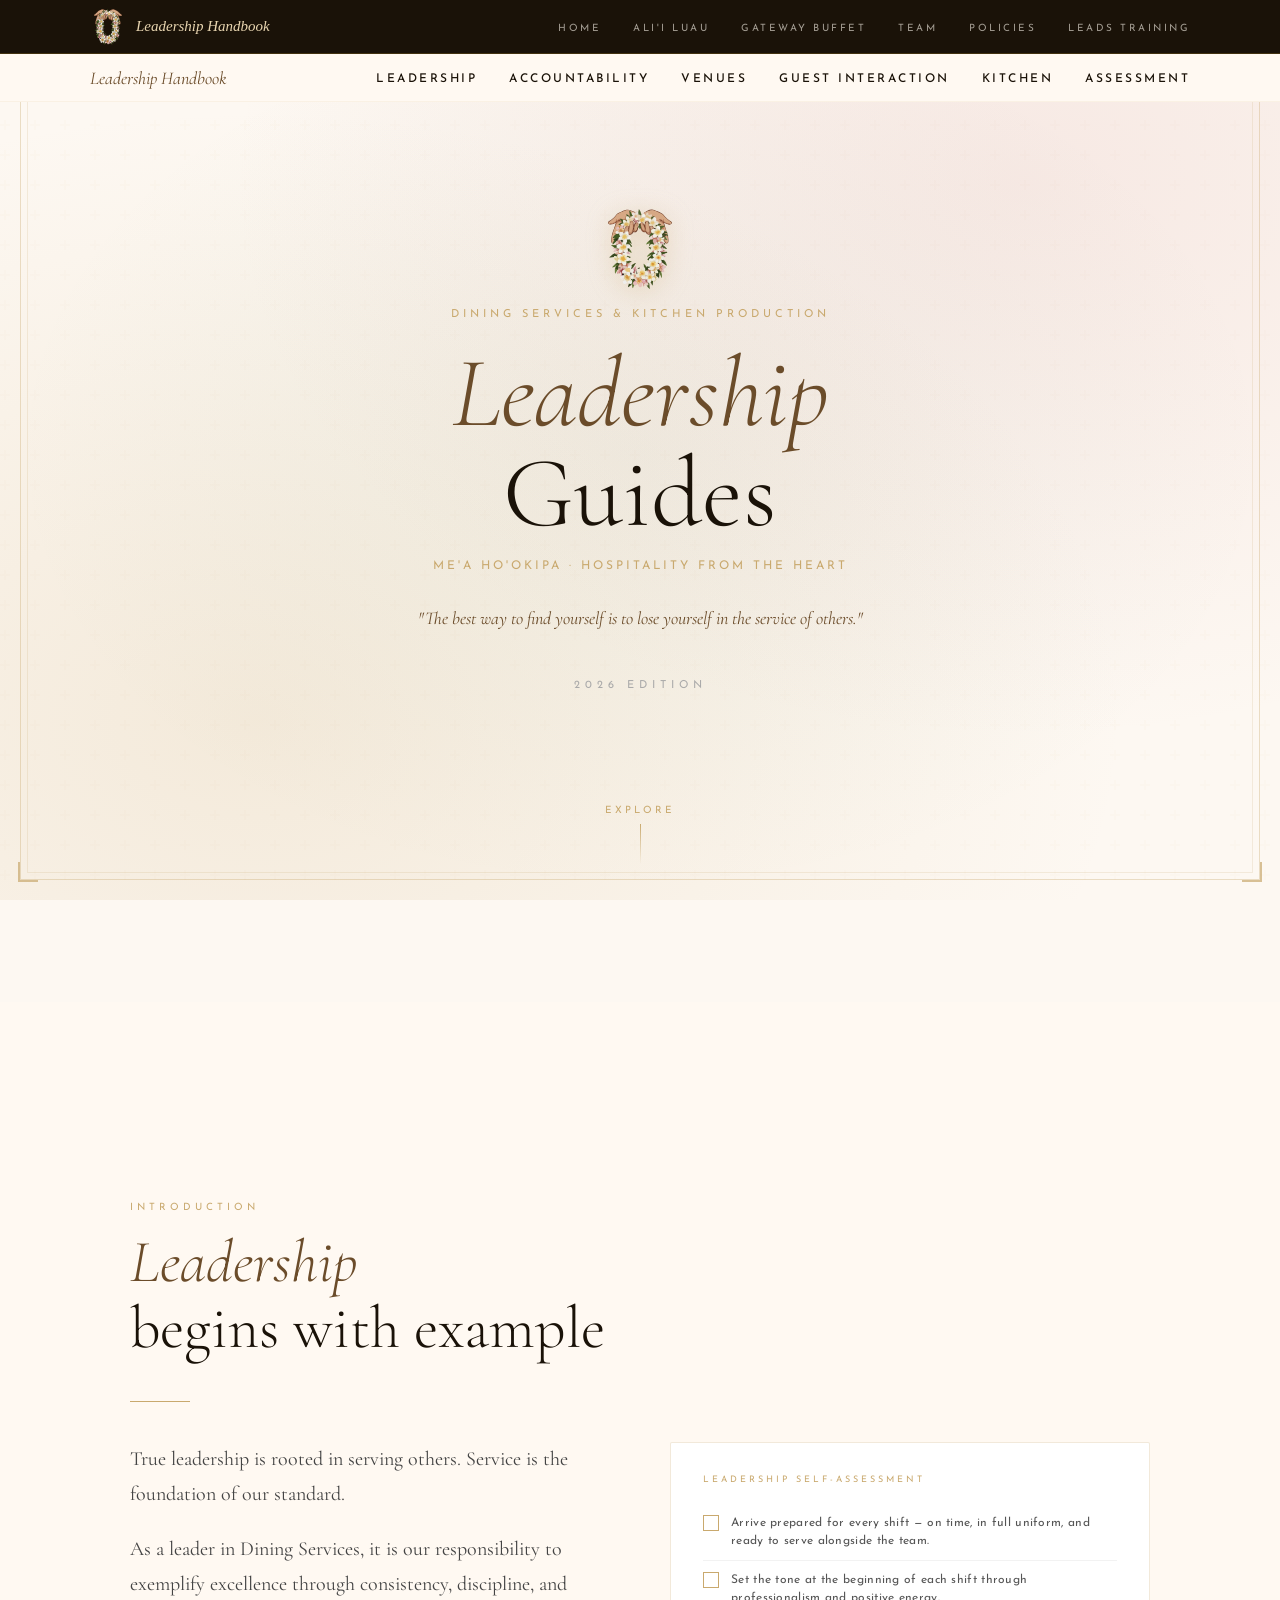
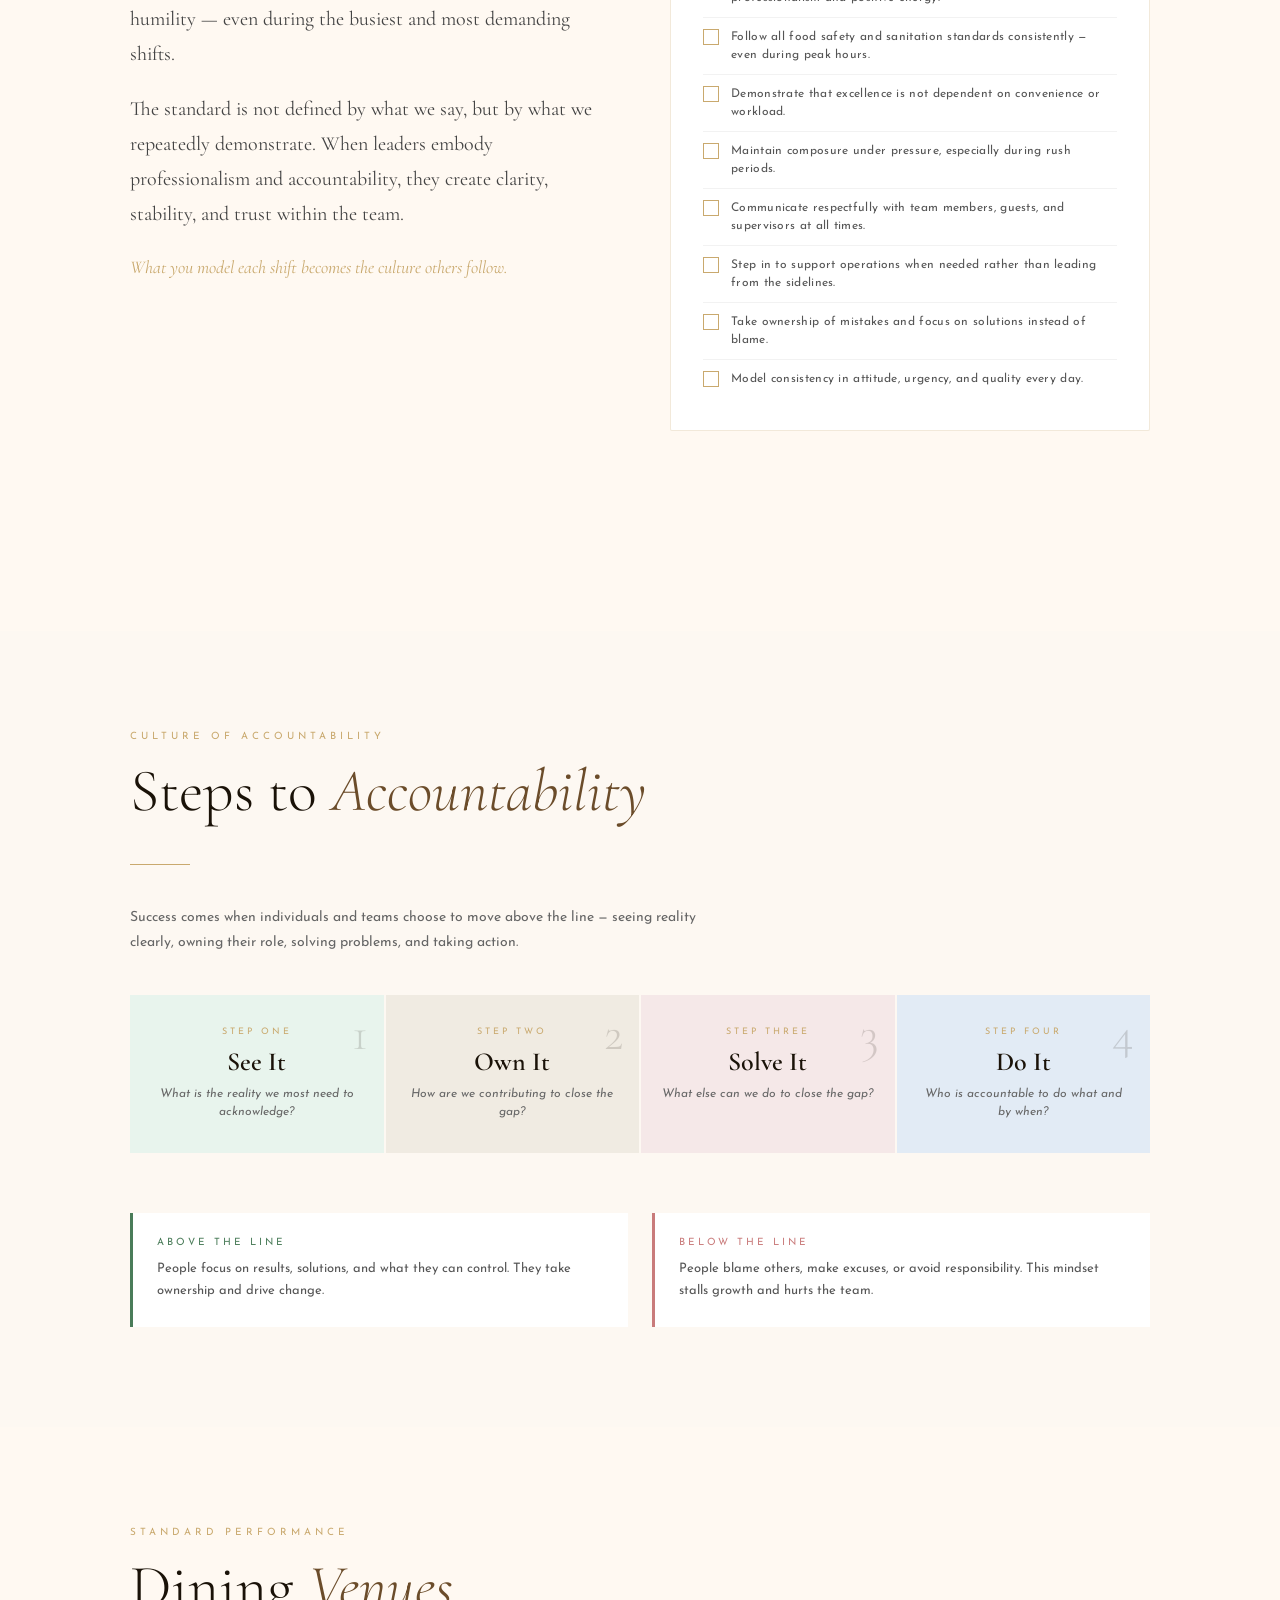
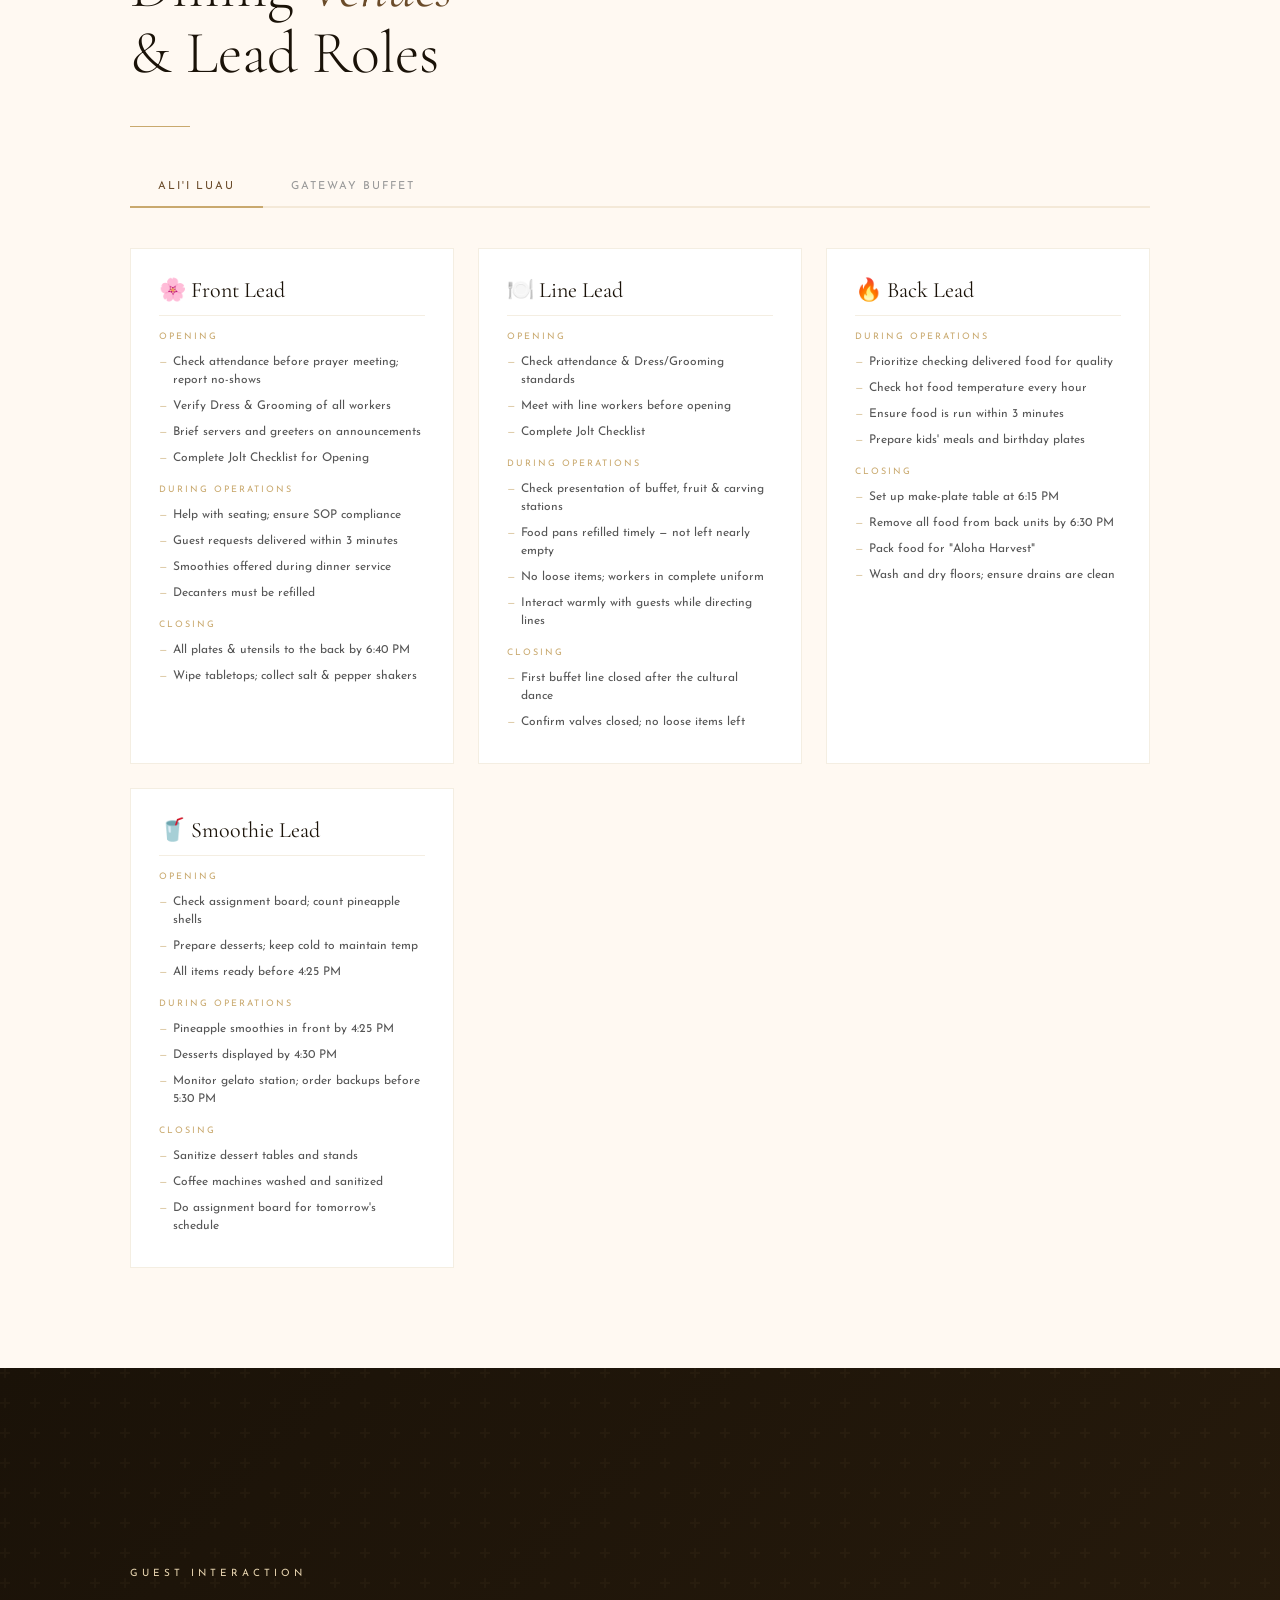
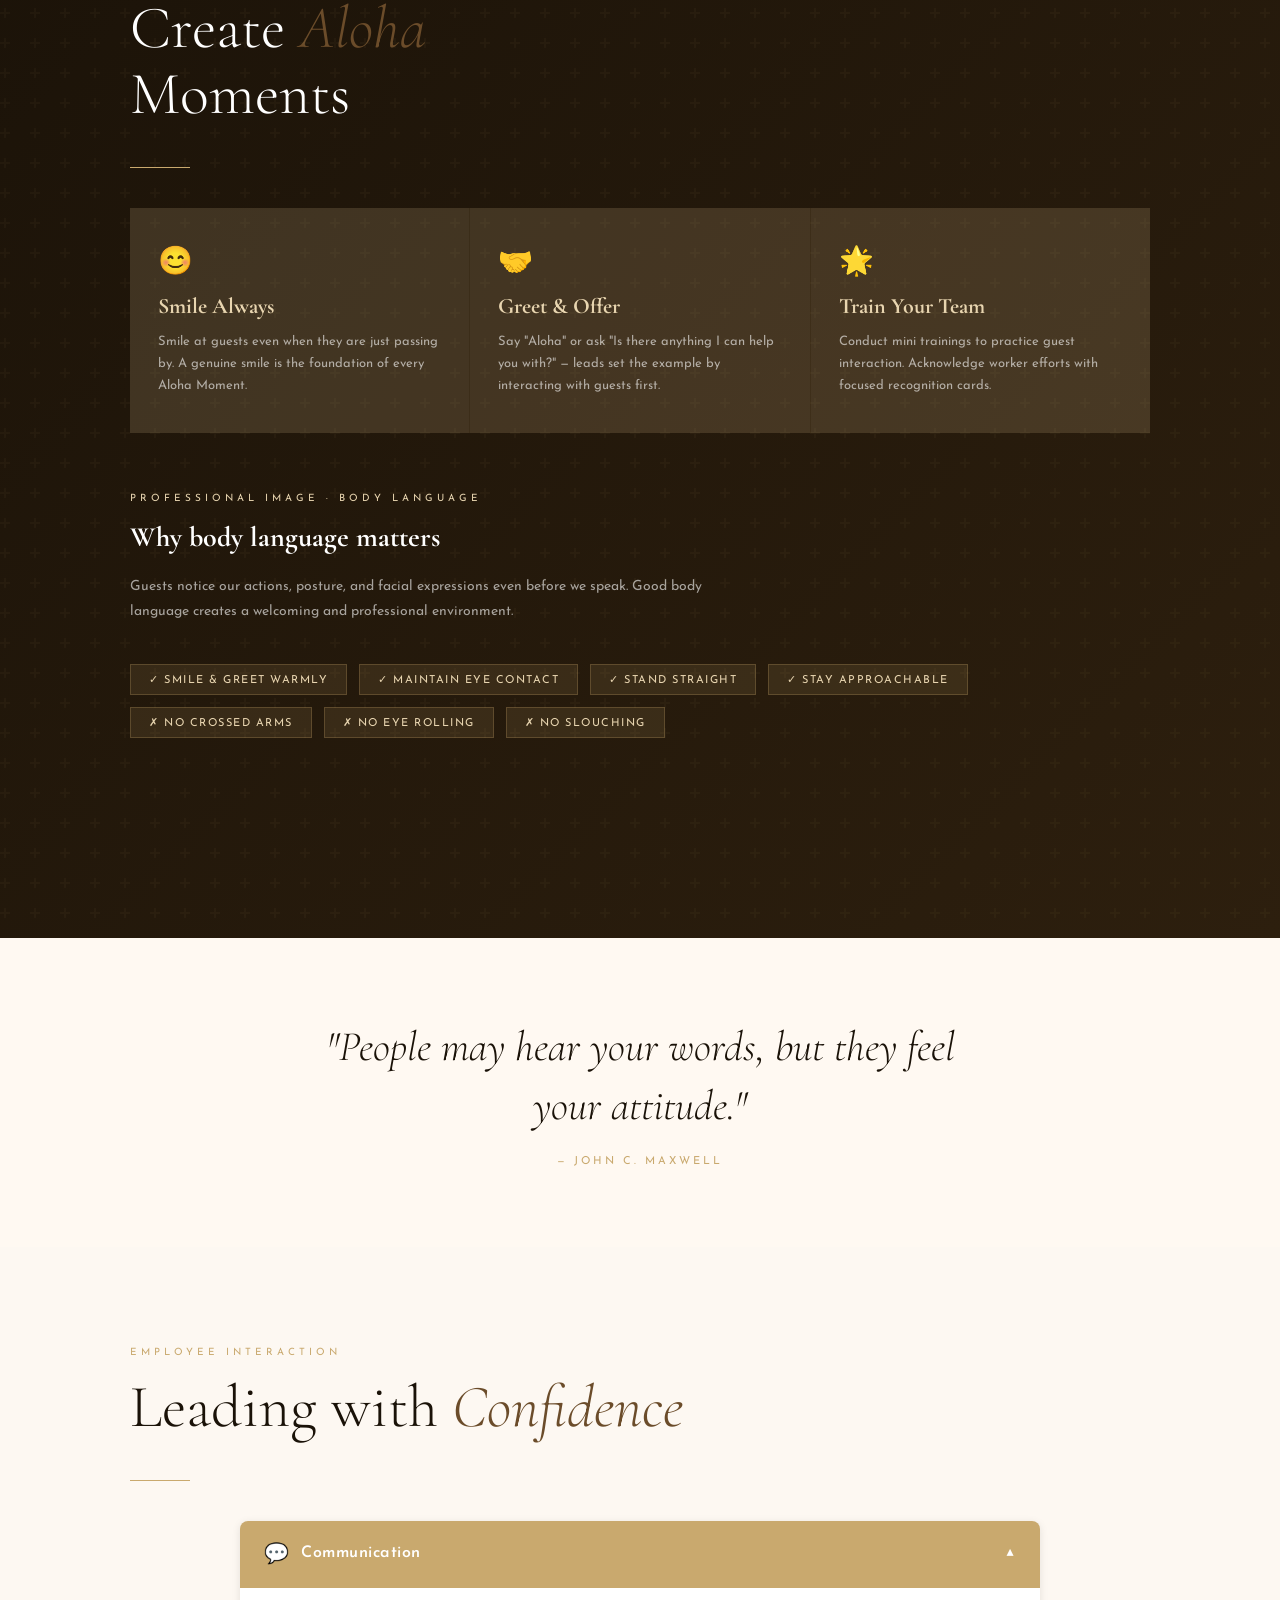
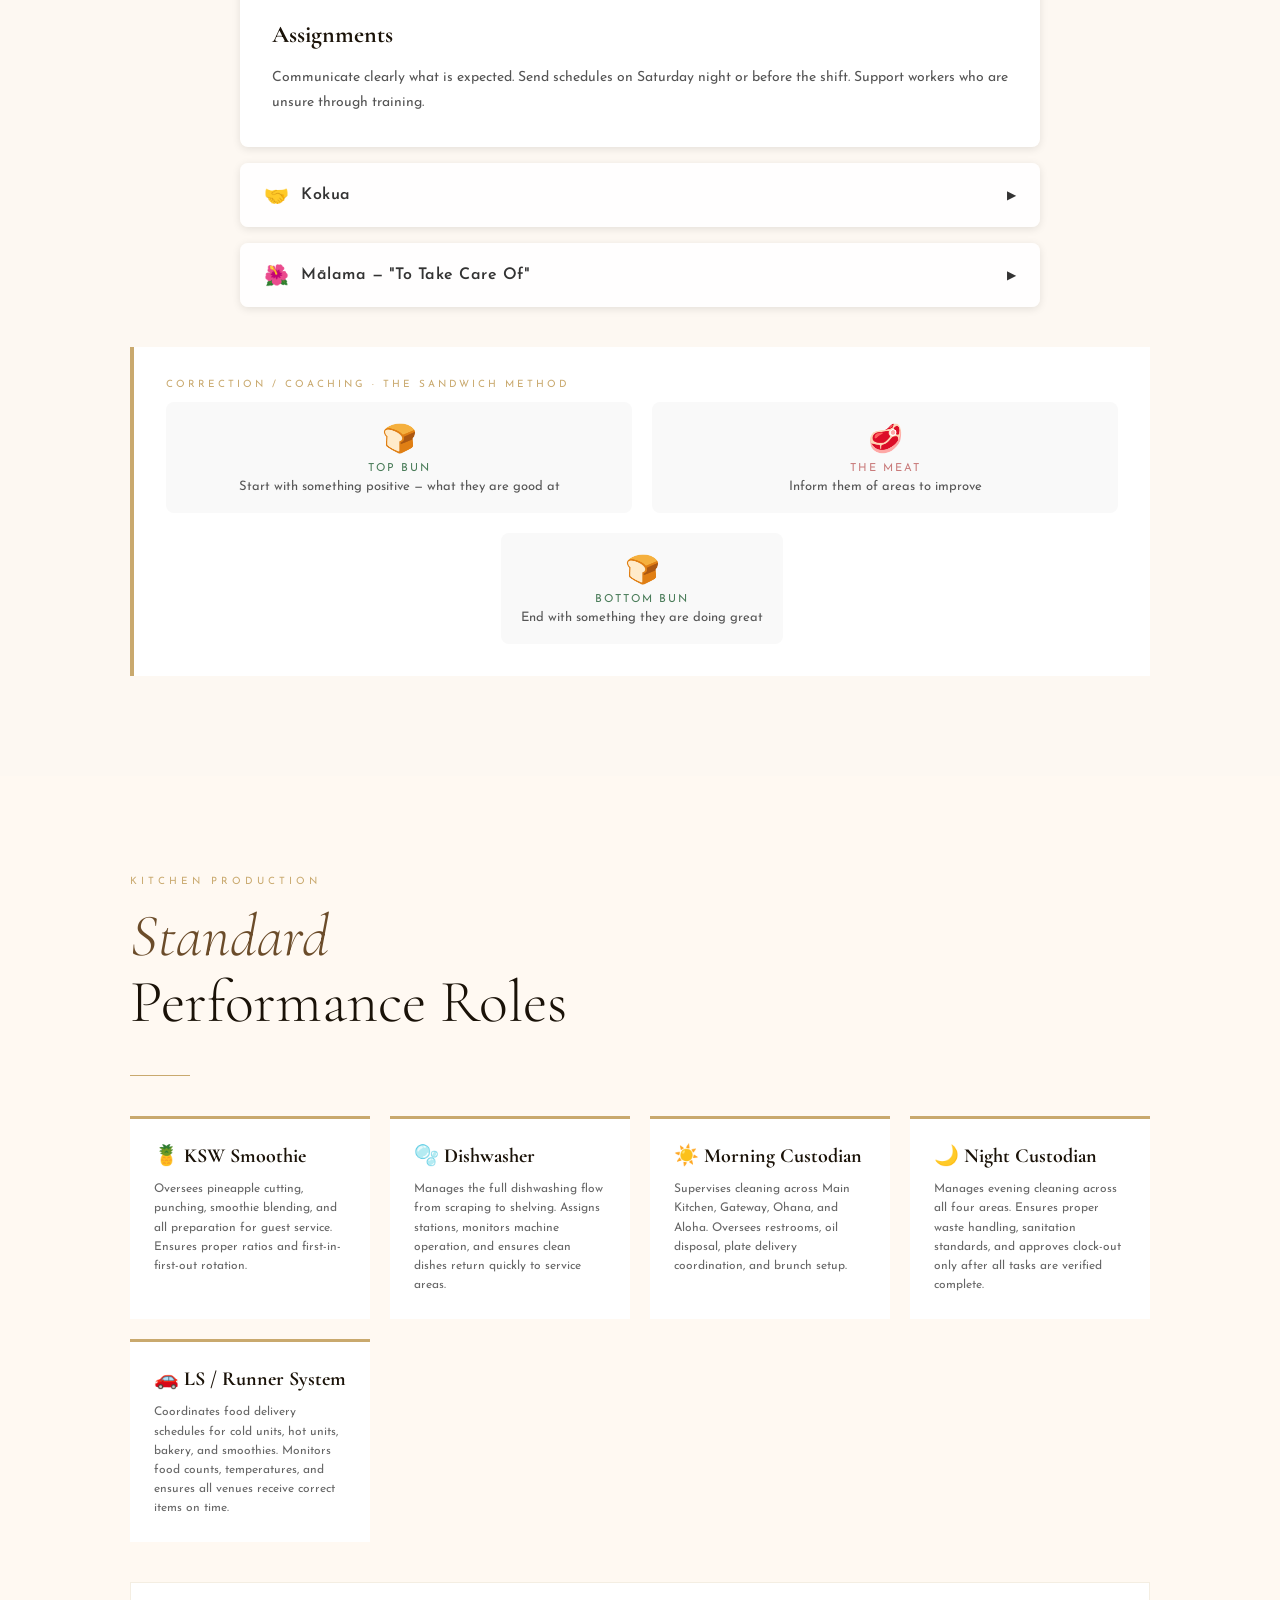
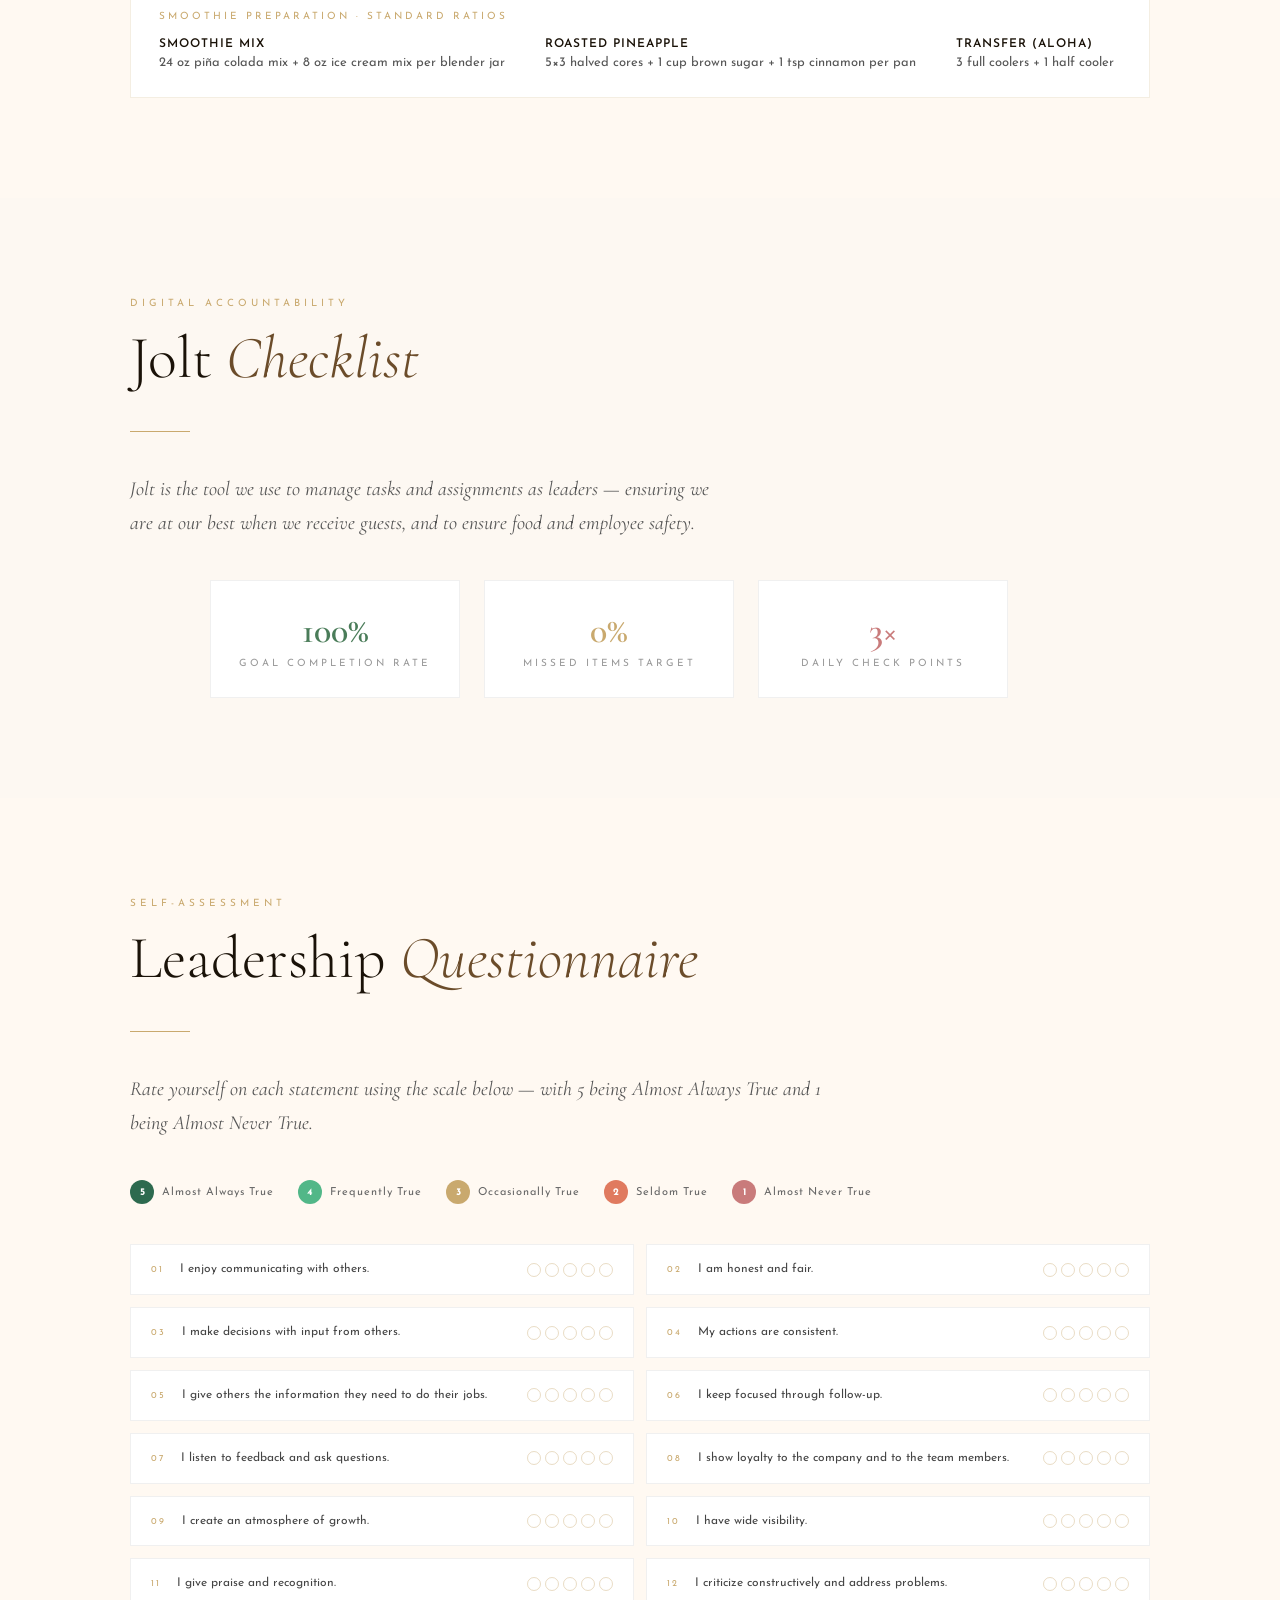
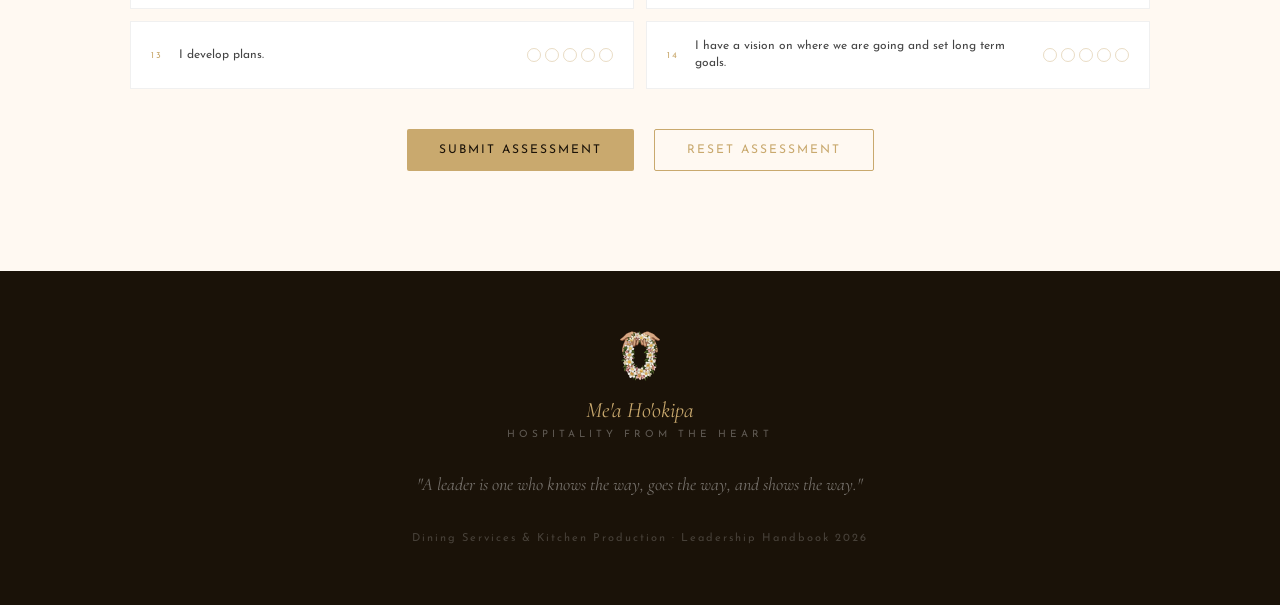
<file: leads-training/index.html>
<!DOCTYPE html>
<html lang="en">
<head>
  <meta charset="UTF-8" />
  <meta name="viewport" content="width=device-width, initial-scale=1.0" />
  <title>Leadership Handbook — Dining Services & Kitchen Production</title>
  <link href="https://fonts.googleapis.com/css2?family=Cormorant+Garamond:ital,wght@0,300;0,400;0,600;1,300;1,400&family=Josefin+Sans:wght@300;400;600;700&display=swap" rel="stylesheet" />
  <style>
    :root {
      --gold: #c9a96e;
      --gold-light: #e8d5b0;
      --cream: #fdf8f2;
      --dark: #1a1208;
      --brown: #6b4c2a;
      --rose: #c97b7b;
      --green: #4a7c59;
      --section-bg: #fff9f2;
    }

    * { margin: 0; padding: 0; box-sizing: border-box; }

    html { scroll-behavior: smooth; width: 100%; overflow-x: hidden; }

    body {
      font-family: 'Josefin Sans', sans-serif;
      background: var(--cream);
      color: var(--dark);
      width: 100%;
      max-width: 100vw;
      overflow-x: hidden;
    }

    /* ── HERO ── */
    .hero {
      position: relative;
      min-height: 100vh;
      display: flex;
      flex-direction: column;
      align-items: center;
      justify-content: center;
      text-align: center;
      padding: 60px 24px;
      background:
        radial-gradient(ellipse at 20% 80%, rgba(201,169,110,0.18) 0%, transparent 60%),
        radial-gradient(ellipse at 80% 20%, rgba(201,123,123,0.12) 0%, transparent 55%),
        radial-gradient(ellipse at 50% 50%, rgba(74,124,89,0.06) 0%, transparent 70%),
        var(--cream);
      overflow: hidden;
    }

    .hero::before {
      content: '';
      position: absolute;
      inset: 0;
      background-image: url("data:image/svg+xml,%3Csvg width='60' height='60' viewBox='0 0 60 60' xmlns='http://www.w3.org/2000/svg'%3E%3Cg fill='none' fill-rule='evenodd'%3E%3Cg fill='%23c9a96e' fill-opacity='0.06'%3E%3Cpath d='M36 34v-4h-2v4h-4v2h4v4h2v-4h4v-2h-4zm0-30V0h-2v4h-4v2h4v4h2V6h4V4h-4zM6 34v-4H4v4H0v2h4v4h2v-4h4v-2H6zM6 4V0H4v4H0v2h4v4h2V6h4V4H6z'/%3E%3C/g%3E%3C/g%3E%3C/svg%3E");
      opacity: 0.5;
    }

    .border-frame {
      position: absolute;
      inset: 20px;
      border: 1.5px solid var(--gold);
      opacity: 0.35;
      pointer-events: none;
    }
    .border-frame::before {
      content: '';
      position: absolute;
      inset: 6px;
      border: 0.5px solid var(--gold);
      opacity: 0.5;
    }
    .corner { position: absolute; width: 20px; height: 20px; border-color: var(--gold); border-style: solid; opacity: 0.7; }
    .corner.tl { top: 18px; left: 18px; border-width: 2px 0 0 2px; }
    .corner.tr { top: 18px; right: 18px; border-width: 2px 2px 0 0; }
    .corner.bl { bottom: 18px; left: 18px; border-width: 0 0 2px 2px; }
    .corner.br { bottom: 18px; right: 18px; border-width: 0 2px 2px 0; }

    .hero-badge {
      font-family: 'Josefin Sans', sans-serif;
      font-size: 11px;
      letter-spacing: 4px;
      text-transform: uppercase;
      color: var(--gold);
      margin-bottom: 24px;
      opacity: 0;
      animation: fadeUp 0.8s ease 0.2s forwards;
    }

    .hero h1 {
      font-family: 'Cormorant Garamond', serif;
      font-size: clamp(52px, 9vw, 100px);
      font-weight: 300;
      line-height: 1.0;
      color: var(--dark);
      margin-bottom: 16px;
      opacity: 0;
      animation: fadeUp 0.9s ease 0.4s forwards;
    }

    .hero h1 em {
      font-style: italic;
      color: var(--brown);
    }

    .hero-sub {
      font-family: 'Josefin Sans', sans-serif;
      font-size: 12px;
      letter-spacing: 3px;
      text-transform: uppercase;
      color: var(--gold);
      margin-bottom: 32px;
      opacity: 0;
      animation: fadeUp 0.9s ease 0.6s forwards;
    }

    .lei-icon {
      margin-bottom: 20px;
      opacity: 0;
      animation: fadeUp 0.8s ease 0.1s forwards;
      display: flex;
      align-items: center;
      justify-content: center;
    }

    .lei-icon img {
      width: 80px;
      height: 80px;
      object-fit: contain;
      filter: drop-shadow(0 4px 12px rgba(201,169,110,0.3));
    }

    .hero-tagline {
      font-family: 'Cormorant Garamond', serif;
      font-size: 18px;
      font-style: italic;
      color: var(--brown);
      max-width: 480px;
      line-height: 1.6;
      margin-bottom: 48px;
      opacity: 0;
      animation: fadeUp 0.9s ease 0.8s forwards;
    }

    .hero-year {
      font-size: 11px;
      letter-spacing: 5px;
      color: #aaa;
      text-transform: uppercase;
      opacity: 0;
      animation: fadeUp 0.8s ease 1s forwards;
    }

    .scroll-hint {
      position: absolute;
      bottom: 36px;
      left: 0;
      right: 0;
      width: fit-content;
      margin: 0 auto;
      display: flex;
      flex-direction: column;
      align-items: center;
      gap: 8px;
      opacity: 0;
      animation: fadeUp 0.8s ease 1.4s forwards;
    }
    .scroll-hint span { font-size: 10px; letter-spacing: 3px; color: var(--gold); text-transform: uppercase; }
    .scroll-line { width: 1px; height: 40px; background: linear-gradient(to bottom, var(--gold), transparent); animation: scrollPulse 2s ease infinite; }

    /* ── NAV ── */
    .main-nav {
      position: fixed;
      top: 0;
      left: 0;
      right: 0;
      z-index: 100;
      background: var(--dark);
      border-bottom: 1px solid rgba(184,145,42,0.25);
      padding: 0 40px;
      height: 54px;
      display: flex;
      align-items: center;
    }
    .secondary-nav {
      position: fixed;
      top: 54px;
      left: 0;
      right: 0;
      z-index: 99;
      background: var(--section-bg);
      border-bottom: 1px solid rgba(201,169,110,0.1);
      padding: 0 40px;
      height: 48px;
      display: flex;
      align-items: center;
    }
    .nav-inner {
      max-width: 1100px;
      margin: 0 auto;
      display: flex;
      align-items: center;
      justify-content: space-between;
      width: 100%;
      height: 54px;
    }
    .nav-brand {
      display: flex;
      align-items: center;
      gap: 10px;
      text-decoration: none;
      flex-shrink: 0;
    }
    .nav-brand img {
      width: 36px;
      height: 36px;
      object-fit: contain;
    }
    .nav-brand span {
      font-family: 'Playfair Display', serif;
      font-size: 15px;
      color: var(--gold-light);
      font-style: italic;
    }
    .nav-logo {
      font-family: 'Cormorant Garamond', serif;
      font-size: 18px;
      font-style: italic;
      color: var(--brown);
      flex-shrink: 0;
    }
    .nav-links {
      display: flex;
      gap: 32px;
      list-style: none;
      min-width: 0;
      align-items: center;
    }
    .nav-links a {
      font-size: 10px;
      letter-spacing: 2.5px;
      text-transform: uppercase;
      color: rgba(253,248,239,0.6);
      text-decoration: none;
      transition: color 0.2s;
      white-space: nowrap;
    }
    .nav-links a {
      font-size: 10px;
      letter-spacing: 2.5px;
      text-transform: uppercase;
      color: rgba(253,248,239,0.6);
      text-decoration: none;
      transition: color 0.2s;
    }
    .secondary-nav .nav-links a {
      color: var(--dark);
    }
    .nav-links a:hover { color: var(--gold-light); }

    /* ── SECTIONS ── */
    .section {
      max-width: 1100px;
      margin: 0 auto;
      padding: 100px 40px;
    }

    .section-label {
      font-size: 10px;
      letter-spacing: 4px;
      text-transform: uppercase;
      color: var(--gold);
      margin-bottom: 16px;
    }

    .section-title {
      font-family: 'Cormorant Garamond', serif;
      font-size: clamp(36px, 5vw, 60px);
      font-weight: 300;
      line-height: 1.1;
      color: var(--dark);
      margin-bottom: 40px;
    }
    .section-title em { font-style: italic; color: var(--brown); }

    .divider {
      width: 60px;
      height: 1px;
      background: var(--gold);
      margin-bottom: 40px;
    }

    /* ── LEADERSHIP SECTION ── */
    #leadership {
      background: var(--section-bg);
      padding: 100px 0;
      margin-top: 102px;
    }
    .leadership-grid {
      display: grid;
      grid-template-columns: 1fr 1fr;
      gap: 60px;
      align-items: start;
    }
    .leadership-text p {
      font-family: 'Cormorant Garamond', serif;
      font-size: 20px;
      line-height: 1.75;
      color: #444;
      margin-bottom: 20px;
    }

    .checklist {
      background: #fff;
      border: 1px solid rgba(201,169,110,0.25);
      border-radius: 2px;
      padding: 32px;
      position: relative;
    }
    .checklist::before {
      content: 'Leadership Self-Assessment';
      font-size: 9px;
      letter-spacing: 3px;
      text-transform: uppercase;
      color: var(--gold);
      display: block;
      margin-bottom: 20px;
    }
    .check-item {
      display: flex;
      align-items: flex-start;
      gap: 12px;
      padding: 10px 0;
      border-bottom: 1px solid rgba(0,0,0,0.05);
      font-size: 12px;
      line-height: 1.5;
      color: #555;
      letter-spacing: 0.3px;
    }
    .check-item:last-child { border-bottom: none; }
    .check-box {
      width: 16px;
      height: 16px;
      border: 1.5px solid var(--gold);
      flex-shrink: 0;
      margin-top: 1px;
      position: relative;
    }

    /* ── ACCOUNTABILITY ── */
    .pyramid-cards {
      display: grid;
      grid-template-columns: repeat(4, 1fr);
      gap: 2px;
      margin-top: 40px;
    }
    .pcard {
      padding: 32px 20px;
      text-align: center;
      position: relative;
      overflow: hidden;
      transition: transform 0.3s;
    }
    .pcard:hover { transform: translateY(-4px); }
    .pcard:nth-child(1) { background: #e8f4ed; }
    .pcard:nth-child(2) { background: #f0ebe2; }
    .pcard:nth-child(3) { background: #f5e8e8; }
    .pcard:nth-child(4) { background: #e2ebf5; }
    .pcard-num {
      font-family: 'Cormorant Garamond', serif;
      font-size: 48px;
      font-weight: 300;
      opacity: 0.15;
      position: absolute;
      top: 10px;
      right: 16px;
    }
    .pcard-label {
      font-size: 9px;
      letter-spacing: 3px;
      text-transform: uppercase;
      color: var(--gold);
      margin-bottom: 10px;
    }
    .pcard-title {
      font-family: 'Cormorant Garamond', serif;
      font-size: 26px;
      font-weight: 600;
      color: var(--dark);
      margin-bottom: 8px;
    }
    .pcard-q {
      font-size: 12px;
      color: #666;
      font-style: italic;
      line-height: 1.5;
    }

    /* ── VENUES ── */
    .venue-tabs {
      display: flex;
      gap: 0;
      margin-bottom: 0;
      border-bottom: 2px solid rgba(201,169,110,0.2);
    }
    .tab-btn {
      padding: 14px 28px;
      border: none;
      background: none;
      font-family: 'Josefin Sans', sans-serif;
      font-size: 11px;
      letter-spacing: 2px;
      text-transform: uppercase;
      color: #999;
      cursor: pointer;
      border-bottom: 2px solid transparent;
      margin-bottom: -2px;
      transition: all 0.2s;
    }
    .tab-btn.active {
      color: var(--brown);
      border-bottom-color: var(--gold);
    }
    .tab-content { display: none; padding-top: 40px; }
    .tab-content.active { display: block; }

    .roles-grid {
      display: grid;
      grid-template-columns: repeat(auto-fit, minmax(260px, 1fr));
      gap: 24px;
    }
    .role-card {
      border: 1px solid rgba(201,169,110,0.2);
      background: #fff;
      padding: 28px;
      transition: box-shadow 0.3s, transform 0.3s;
    }
    .role-card:hover {
      box-shadow: 0 8px 32px rgba(201,169,110,0.15);
      transform: translateY(-2px);
    }
    .role-card h3 {
      font-family: 'Cormorant Garamond', serif;
      font-size: 22px;
      font-weight: 400;
      color: var(--dark);
      margin-bottom: 16px;
      padding-bottom: 12px;
      border-bottom: 1px solid rgba(201,169,110,0.2);
    }
    .role-phase {
      font-size: 9px;
      letter-spacing: 2px;
      text-transform: uppercase;
      color: var(--gold);
      margin: 14px 0 8px;
    }
    .role-items { list-style: none; }
    .role-items li {
      font-size: 12px;
      color: #555;
      padding: 4px 0 4px 14px;
      position: relative;
      line-height: 1.5;
    }
    .role-items li::before {
      content: '—';
      position: absolute;
      left: 0;
      color: var(--gold);
      opacity: 0.6;
    }

    /* ── GUEST INTERACTION ── */
    #guest {
      background: linear-gradient(135deg, #1a1208 0%, #2d1f0e 100%);
      padding: 100px 0;
      position: relative;
      overflow: hidden;
    }
    #guest::before {
      content: '';
      position: absolute;
      inset: 0;
      background-image: url("data:image/svg+xml,%3Csvg width='60' height='60' viewBox='0 0 60 60' xmlns='http://www.w3.org/2000/svg'%3E%3Cg fill='%23c9a96e' fill-opacity='0.04'%3E%3Cpath d='M36 34v-4h-2v4h-4v2h4v4h2v-4h4v-2h-4zm0-30V0h-2v4h-4v2h4v4h2V6h4V4h-4zM6 34v-4H4v4H0v2h4v4h2v-4h4v-2H6zM6 4V0H4v4H0v2h4v4h2V6h4V4H6z'/%3E%3C/g%3E%3C/svg%3E");
    }
    #guest .section-label { color: var(--gold-light); }
    #guest .section-title { color: #fff; }
    #guest .divider { background: var(--gold); }

    .aloha-grid {
      display: grid;
      grid-template-columns: repeat(3, 1fr);
      gap: 1px;
      background: rgba(201,169,110,0.15);
      margin-top: 40px;
    }
    .aloha-card {
      background: rgba(255,255,255,0.04);
      padding: 36px 28px;
      transition: background 0.3s;
    }
    .aloha-card:hover { background: rgba(255,255,255,0.08); }
    .aloha-icon { font-size: 28px; margin-bottom: 16px; }
    .aloha-card h3 {
      font-family: 'Cormorant Garamond', serif;
      font-size: 22px;
      color: var(--gold-light);
      margin-bottom: 12px;
    }
    .aloha-card p { font-size: 13px; color: rgba(255,255,255,0.6); line-height: 1.7; }

    .body-tips {
      display: flex;
      flex-wrap: wrap;
      gap: 12px;
      margin-top: 40px;
    }
    .tip-chip {
      background: rgba(201,169,110,0.12);
      border: 1px solid rgba(201,169,110,0.25);
      padding: 8px 18px;
      font-size: 11px;
      letter-spacing: 1.5px;
      text-transform: uppercase;
      color: var(--gold-light);
    }

    /* ── KITCHEN ── */
    .kitchen-roles {
      display: grid;
      grid-template-columns: repeat(auto-fit, minmax(220px, 1fr));
      gap: 20px;
      margin-top: 40px;
    }
    .kitchen-card {
      background: #fff;
      border-top: 3px solid var(--gold);
      padding: 24px;
      transition: box-shadow 0.3s;
    }
    .kitchen-card:hover { box-shadow: 0 6px 24px rgba(0,0,0,0.08); }
    .kitchen-card h3 {
      font-family: 'Cormorant Garamond', serif;
      font-size: 20px;
      color: var(--dark);
      margin-bottom: 12px;
    }
    .kitchen-card p { font-size: 12px; color: #666; line-height: 1.6; }

    /* ── QUOTE ── */
    .quote-block {
      text-align: center;
      padding: 80px 40px;
      background: var(--section-bg);
    }
    .quote-text {
      font-family: 'Cormorant Garamond', serif;
      font-size: clamp(24px, 4vw, 42px);
      font-style: italic;
      font-weight: 300;
      color: var(--dark);
      max-width: 700px;
      margin: 0 auto 20px;
      line-height: 1.4;
    }
    .quote-attr {
      font-size: 11px;
      letter-spacing: 3px;
      text-transform: uppercase;
      color: var(--gold);
    }

    /* ── ASSESSMENT ── */
    .assessment-intro {
      font-family: 'Cormorant Garamond', serif;
      font-size: 20px;
      color: #555;
      line-height: 1.7;
      max-width: 700px;
      font-style: italic;
      margin-bottom: 40px;
    }
    .scale-legend {
      display: flex;
      gap: 24px;
      flex-wrap: wrap;
      margin-bottom: 40px;
    }
    .scale-item {
      display: flex;
      align-items: center;
      gap: 8px;
    }
    .scale-dot {
      width: 24px;
      height: 24px;
      border-radius: 50%;
      display: flex;
      align-items: center;
      justify-content: center;
      font-size: 10px;
      font-weight: 700;
      color: #fff;
    }
    .scale-item span { font-size: 11px; color: #666; letter-spacing: 1px; }
    .assessment-questions {
      display: grid;
      grid-template-columns: repeat(2, 1fr);
      gap: 12px;
    }
    .q-item {
      background: #fff;
      border: 1px solid rgba(0,0,0,0.06);
      padding: 16px 20px;
      display: flex;
      justify-content: space-between;
      align-items: center;
      gap: 16px;
      transition: border-color 0.2s;
    }
    .q-item:hover { border-color: var(--gold); }
    .q-num {
      font-size: 9px;
      letter-spacing: 2px;
      color: var(--gold);
      flex-shrink: 0;
    }
    .q-text { font-size: 12px; color: #444; flex: 1; line-height: 1.4; }
    .q-scale {
      display: flex;
      gap: 4px;
      flex-shrink: 0;
    }
    .q-dot {
      width: 14px;
      height: 14px;
      border-radius: 50%;
      border: 1.5px solid rgba(201,169,110,0.4);
      transition: background 0.2s, border-color 0.2s;
      cursor: pointer;
      display: inline-block;
    }
    .q-radio { display: none; }
    .q-radio:checked + .q-dot {
      background: var(--gold);
      border-color: var(--gold);
    }
    .q-dot:hover { background: var(--gold); border-color: var(--gold); }

    /* ── ASSESSMENT ACTIONS ── */
    .assessment-actions {
      text-align: center;
      margin-top: 40px;
      display: flex;
      gap: 20px;
      justify-content: center;
      flex-wrap: wrap;
    }
    .submit-btn, .reset-btn {
      background: var(--gold);
      color: var(--dark);
      border: none;
      padding: 14px 32px;
      font-family: 'Josefin Sans', sans-serif;
      font-size: 12px;
      letter-spacing: 2px;
      text-transform: uppercase;
      cursor: pointer;
      transition: all 0.2s;
      border-radius: 2px;
    }
    .submit-btn:hover, .reset-btn:hover {
      background: var(--brown);
      color: #fff;
    }
    .reset-btn {
      background: transparent;
      color: var(--gold);
      border: 1px solid var(--gold);
    }
    .reset-btn:hover {
      background: var(--gold);
      color: var(--dark);
    }

    /* ── RESULT BOX ── */
    .result-box {
      background: #fff;
      border: 1px solid rgba(201,169,110,0.2);
      border-radius: 2px;
      padding: 32px;
      text-align: center;
      margin-top: 40px;
      max-width: 400px;
      margin-left: auto;
      margin-right: auto;
    }
    .result-box h3 {
      font-family: 'Cormorant Garamond', serif;
      font-size: 24px;
      color: var(--dark);
      margin-bottom: 20px;
    }
    .score-display {
      display: flex;
      align-items: baseline;
      justify-content: center;
      gap: 8px;
      margin-bottom: 20px;
    }
    .score-number {
      font-family: 'Cormorant Garamond', serif;
      font-size: 48px;
      font-weight: 300;
      color: var(--gold);
    }
    .score-max {
      font-size: 16px;
      color: #666;
    }
    .score-interpretation {
      font-size: 14px;
      color: #555;
      line-height: 1.5;
    }

    /* ── FOOTER ── */
    footer {
      background: var(--dark);
      color: rgba(255,255,255,0.5);
      text-align: center;
      padding: 60px 40px;
    }
    footer .lei {
      display: block;
      margin-bottom: 16px;
    }
    
    footer .lei img {
      width: 50px;
      height: 50px;
      object-fit: contain;
      display: block;
      margin: 0 auto;
    }
    footer .brand {
      font-family: 'Cormorant Garamond', serif;
      font-size: 22px;
      color: var(--gold);
      font-style: italic;
      display: block;
      margin-bottom: 6px;
    }
    footer .tagline {
      font-size: 10px;
      letter-spacing: 4px;
      text-transform: uppercase;
      color: rgba(255,255,255,0.3);
      margin-bottom: 30px;
      display: block;
    }
    footer .year {
      font-size: 11px;
      letter-spacing: 2px;
      color: rgba(255,255,255,0.2);
    }

    /* ── INTERACTION ACCORDION ── */
    .interaction-accordion {
      max-width: 800px;
      margin: 0 auto;
    }

    .accordion-item {
      margin-bottom: 16px;
      border-radius: 8px;
      overflow: hidden;
      box-shadow: 0 2px 8px rgba(0,0,0,0.1);
    }

    .accordion-header {
      width: 100%;
      display: flex;
      align-items: center;
      justify-content: space-between;
      padding: 20px 24px;
      background: rgba(255,255,255,0.9);
      border: none;
      cursor: pointer;
      transition: all 0.3s ease;
      font-size: 16px;
      font-weight: 500;
      color: #333;
      text-align: left;
    }

    .accordion-header:hover {
      background: rgba(255,255,255,0.95);
    }

    .accordion-header.active {
      background: var(--gold);
      color: white;
    }

    .accordion-header.active .accordion-arrow {
      transform: rotate(180deg);
    }

    .accordion-icon {
      font-size: 20px;
      margin-right: 12px;
    }

    .accordion-title {
      flex: 1;
      font-family: 'Josefin Sans', sans-serif;
      font-weight: 600;
      letter-spacing: 0.5px;
    }

    .accordion-arrow {
      font-size: 12px;
      transition: transform 0.3s ease;
      margin-left: 12px;
    }

    .accordion-content {
      max-height: 0;
      overflow: hidden;
      transition: max-height 0.4s ease, padding 0.4s ease;
    }

    .accordion-content.active {
      max-height: 300px;
      padding: 0;
    }

    .reveal {
      opacity: 0;
      transform: translateY(30px);
      transition: opacity 0.7s ease, transform 0.7s ease;
    }
    .reveal.visible {
      opacity: 1;
      transform: none;
    }

    @keyframes fadeUp {
      from {
        opacity: 0;
        transform: translateY(20px);
      }
      to {
        opacity: 1;
        transform: translateY(0);
      }
    }

    @keyframes scrollPulse {
      0%, 100% {
        opacity: 1;
      }
      50% {
        opacity: 0.3;
      }
    }

    @media (max-width: 768px) {
      .leadership-grid { grid-template-columns: 1fr; }
      .pyramid-cards { grid-template-columns: repeat(2, 1fr); }
      .aloha-grid { grid-template-columns: 1fr; }
      .assessment-questions { grid-template-columns: 1fr; }
      .interaction-accordion { margin: 0 20px; }
      .accordion-header { padding: 18px 20px; font-size: 15px; }
      .accordion-icon { font-size: 18px; }
      .body-tips > div { min-width: 0; width: 100%; }
      .main-nav, .secondary-nav { padding: 0 20px; }
      .main-nav .nav-links { display: none; }
      .section { padding: 60px 24px; }
    }

    .secondary-nav-toggle {
      display: none;
      align-items: center;
      gap: 6px;
      background: none;
      border: 1px solid rgba(201,169,110,0.3);
      color: var(--dark);
      font-size: 10px;
      letter-spacing: 0.15em;
      text-transform: uppercase;
      padding: 10px 14px;
      border-radius: 4px;
      cursor: pointer;
      transition: all 0.2s ease;
    }

    .secondary-nav-toggle .toggle-icon {
      transition: transform 0.2s ease;
    }

    .secondary-nav-toggle.active .toggle-icon {
      transform: rotate(180deg);
    }

    .secondary-nav .nav-inner {
      position: relative;
    }

    .secondary-nav .nav-links {
      display: flex;
      gap: 32px;
      align-items: center;
      position: static;
      max-height: none;
      overflow: visible;
      background: transparent;
      border: none;
      box-shadow: none;
      min-width: 0;
    }

    .secondary-nav .nav-links li {
      margin: 0;
    }

    .secondary-nav .nav-links a {
      display: inline-block;
      padding: 0;
      color: var(--dark);
      font-size: 12px;
      font-weight: 500;
      border: none;
      transition: color 0.2s ease;
    }

    .secondary-nav .nav-links a:hover {
      color: var(--gold);
      background: none;
    }

    .secondary-nav .nav-links a:last-child {
      border-bottom: none;
    }

    @media (max-width: 768px) {
      .secondary-nav .nav-links {
        position: absolute;
        top: 100%;
        left: 0;
        right: 0;
        display: block;
        max-height: 0;
        overflow: hidden;
        background: var(--section-bg);
        border: 1px solid rgba(201,169,110,0.2);
        border-top: none;
        transition: max-height 0.3s ease;
        z-index: 98;
      }

      .secondary-nav .nav-links.active {
        max-height: 360px;
      }

      .secondary-nav .nav-links a {
        display: block;
        padding: 12px 18px;
        border-bottom: 1px solid rgba(201,169,110,0.1);
      }

      .secondary-nav .nav-links a:hover {
        background: rgba(201,169,110,0.08);
      }

      .secondary-nav-toggle { display: flex; }
    }

    /* HAMBURGER MENU */
    .hamburger {
      display: none;
      flex-direction: column;
      justify-content: space-around;
      width: 24px;
      height: 24px;
      background: none;
      border: none;
      cursor: pointer;
      padding: 0;
    }

    .hamburger-line {
      width: 100%;
      height: 2px;
      background: var(--gold);
      transition: all 0.3s ease;
      transform-origin: center;
    }

    .hamburger.active .hamburger-line:nth-child(1) {
      transform: rotate(45deg) translate(5px, 5px);
    }

    .hamburger.active .hamburger-line:nth-child(2) {
      opacity: 0;
    }

    .hamburger.active .hamburger-line:nth-child(3) {
      transform: rotate(-45deg) translate(7px, -6px);
    }
    .nav-overlay { position: fixed; top: 0; left: 0; width: 100%; height: 100%; background: rgba(26, 18, 8, 0.8); opacity: 0; visibility: hidden; transition: all 0.3s ease; z-index: 999; }
    .nav-overlay.active { opacity: 1; visibility: visible; }
    .mobile-nav { position: fixed; top: 0; right: -280px; width: 280px; height: 100vh; background: var(--dark); transition: right 0.3s cubic-bezier(0.68, -0.55, 0.265, 1.55); z-index: 1000; display: flex; flex-direction: column; }
    .mobile-nav.active { right: 0; }
    .mobile-nav-header { display: flex; justify-content: flex-end; padding: 20px; border-bottom: 1px solid rgba(201,169,110,0.2); }
    .close-btn { background: none; border: none; color: var(--gold); font-size: 28px; cursor: pointer; padding: 0; width: 32px; height: 32px; display: flex; align-items: center; justify-content: center; }
    .mobile-nav-links { flex: 1; display: flex; flex-direction: column; padding: 40px 0; }
    .mobile-nav-links a { color: rgba(253,248,242,0.8); text-decoration: none; font-size: 16px; font-weight: 400; padding: 16px 30px; transition: all 0.2s ease; border-bottom: 1px solid rgba(201,169,110,0.1); }
    .mobile-nav-links a:hover, .mobile-nav-links a.active { color: var(--gold-light); background: rgba(201,169,110,0.1); }
    .menu-open { overflow: hidden; }
    @media(max-width:768px){ .hamburger { display: flex; } }
  </style>
</head>
<body>

<!-- ── HERO ── -->
<section class="hero">
  <div class="border-frame"></div>
  <div class="corner tl"></div>
  <div class="corner tr"></div>
  <div class="corner bl"></div>
  <div class="corner br"></div>

  <div class="lei-icon">
    <img src="/assets/LOGO.svg" alt="Dining Services Logo" width="80" height="80">
  </div>
  <p class="hero-badge">Dining Services & Kitchen Production</p>
  <h1><em>Leadership</em><br>Guides</h1>
  <p class="hero-sub">Me'a Ho'okipa · Hospitality from the Heart</p>
  <p class="hero-tagline">"The best way to find yourself is to lose yourself in the service of others."</p>
  <p class="hero-year">2026 Edition</p>

  <div class="scroll-hint">
    <span>Explore</span>
    <div class="scroll-line"></div>
  </div>
</section>


<!-- NAV -->
<nav class="main-nav">
  <div class="nav-inner">
    <a href="../index.html" class="nav-brand">
      <img src="/assets/LOGO.svg" alt="PCC Dining Services">
      <span>Leadership Handbook</span>
    </a>
    <button class="hamburger" aria-label="Toggle navigation menu">
      <span class="hamburger-line"></span>
      <span class="hamburger-line"></span>
      <span class="hamburger-line"></span>
    </button>
    <ul class="nav-links">
      <li><a href="../index.html">Home</a></li>
      <li><a href="../alii-luau/index.html" class="active">Ali'i Luau</a></li>
      <li><a href="../gateway-buffet/index.html">Gateway Buffet</a></li>
      <li><a href="../team/index.html">Team</a></li>
      <li><a href="../policies/index.html">Policies</a></li>
      <li><a href="../leads-training/index.html">Leads Training</a></li>
    </ul>
  </div>
</nav>

<!-- ── NAV ── -->
<nav class="secondary-nav">
  <div class="nav-inner">
    <span class="nav-logo">Leadership Handbook</span>
    <button class="secondary-nav-toggle" aria-expanded="false" aria-controls="secondary-section-links">
      <span class="toggle-icon">▼</span>
      <span class="toggle-label">Sections</span>
    </button>
    <ul class="nav-links" id="secondary-section-links">
      <li><a href="#leadership">Leadership</a></li>
      <li><a href="#accountability">Accountability</a></li>
      <li><a href="#venues">Venues</a></li>
      <li><a href="#guest">Guest Interaction</a></li>
      <li><a href="#kitchen">Kitchen</a></li>
      <li><a href="#assessment">Assessment</a></li>
    </ul>
  </div>
</nav>

<!-- MOBILE NAVIGATION -->
<div class="nav-overlay"></div>
<div class="mobile-nav">
  <div class="mobile-nav-header">
    <button class="close-btn" aria-label="Close navigation menu">×</button>
  </div>
  <nav class="mobile-nav-links">
    <a href="../index.html">Home</a>
    <a href="../alii-luau/index.html">Ali'i Luau</a>
    <a href="../gateway-buffet/index.html">Gateway Buffet</a>
    <a href="../team/index.html">Team</a>
    <a href="../policies/index.html">Policies</a>
    <a href="../leads-training/index.html" class="active">Leads Training</a>
  </nav>
</div>

<!-- ── LEADERSHIP INTRO ── -->
<section id="leadership">
  <div class="section">
    <p class="section-label reveal">Introduction</p>
    <h2 class="section-title reveal"><em>Leadership</em><br>begins with example</h2>
    <div class="divider reveal"></div>

    <div class="leadership-grid">
      <div class="leadership-text reveal">
        <p>True leadership is rooted in serving others. Service is the foundation of our standard.</p>
        <p>As a leader in Dining Services, it is our responsibility to exemplify excellence through consistency, discipline, and humility — even during the busiest and most demanding shifts.</p>
        <p>The standard is not defined by what we say, but by what we repeatedly demonstrate. When leaders embody professionalism and accountability, they create clarity, stability, and trust within the team.</p>
        <p style="font-style:italic; color: var(--gold); font-family: 'Cormorant Garamond', serif; font-size:18px;">What you model each shift becomes the culture others follow.</p>
      </div>

      <div class="checklist reveal">
        <div class="check-item"><div class="check-box"></div>Arrive prepared for every shift — on time, in full uniform, and ready to serve alongside the team.</div>
        <div class="check-item"><div class="check-box"></div>Set the tone at the beginning of each shift through professionalism and positive energy.</div>
        <div class="check-item"><div class="check-box"></div>Follow all food safety and sanitation standards consistently — even during peak hours.</div>
        <div class="check-item"><div class="check-box"></div>Demonstrate that excellence is not dependent on convenience or workload.</div>
        <div class="check-item"><div class="check-box"></div>Maintain composure under pressure, especially during rush periods.</div>
        <div class="check-item"><div class="check-box"></div>Communicate respectfully with team members, guests, and supervisors at all times.</div>
        <div class="check-item"><div class="check-box"></div>Step in to support operations when needed rather than leading from the sidelines.</div>
        <div class="check-item"><div class="check-box"></div>Take ownership of mistakes and focus on solutions instead of blame.</div>
        <div class="check-item"><div class="check-box"></div>Model consistency in attitude, urgency, and quality every day.</div>
      </div>
    </div>
  </div>
</section>

<!-- ── ACCOUNTABILITY ── -->
<section id="accountability" style="padding: 0; background: var(--cream);">
  <div class="section">
    <p class="section-label reveal">Culture of Accountability</p>
    <h2 class="section-title reveal">Steps to <em>Accountability</em></h2>
    <div class="divider reveal"></div>
    <p class="reveal" style="font-size:14px; color:#666; max-width:600px; line-height:1.8; margin-bottom: 40px;">Success comes when individuals and teams choose to move above the line — seeing reality clearly, owning their role, solving problems, and taking action.</p>

    <div class="pyramid-cards reveal">
      <div class="pcard">
        <span class="pcard-num">1</span>
        <p class="pcard-label">Step One</p>
        <h3 class="pcard-title">See It</h3>
        <p class="pcard-q">What is the reality we most need to acknowledge?</p>
      </div>
      <div class="pcard">
        <span class="pcard-num">2</span>
        <p class="pcard-label">Step Two</p>
        <h3 class="pcard-title">Own It</h3>
        <p class="pcard-q">How are we contributing to close the gap?</p>
      </div>
      <div class="pcard">
        <span class="pcard-num">3</span>
        <p class="pcard-label">Step Three</p>
        <h3 class="pcard-title">Solve It</h3>
        <p class="pcard-q">What else can we do to close the gap?</p>
      </div>
      <div class="pcard">
        <span class="pcard-num">4</span>
        <p class="pcard-label">Step Four</p>
        <h3 class="pcard-title">Do It</h3>
        <p class="pcard-q">Who is accountable to do what and by when?</p>
      </div>
    </div>

    <div style="margin-top: 60px; display: grid; grid-template-columns: 1fr 1fr; gap: 24px;" class="reveal">
      <div style="background:#fff; border-left: 3px solid var(--green); padding: 24px;">
        <p style="font-size:10px; letter-spacing:3px; text-transform:uppercase; color: var(--green); margin-bottom:10px;">Above the Line</p>
        <p style="font-size:13px; color:#555; line-height:1.7;">People focus on results, solutions, and what they can control. They take ownership and drive change.</p>
      </div>
      <div style="background:#fff; border-left: 3px solid var(--rose); padding: 24px;">
        <p style="font-size:10px; letter-spacing:3px; text-transform:uppercase; color: var(--rose); margin-bottom:10px;">Below the Line</p>
        <p style="font-size:13px; color:#555; line-height:1.7;">People blame others, make excuses, or avoid responsibility. This mindset stalls growth and hurts the team.</p>
      </div>
    </div>
  </div>
</section>

<!-- ── VENUES ── -->
<section id="venues" style="background: var(--section-bg); padding: 0;">
  <div class="section">
    <p class="section-label reveal">Standard Performance</p>
    <h2 class="section-title reveal">Dining <em>Venues</em><br>& Lead Roles</h2>
    <div class="divider reveal"></div>

    <div class="venue-tabs reveal">
      <button class="tab-btn active" onclick="switchTab('alii')">Ali'i Luau</button>
      <button class="tab-btn" onclick="switchTab('gateway')">Gateway Buffet</button>
    </div>

    <!-- ALI'I LUAU -->
    <div id="tab-alii" class="tab-content active">
      <div class="roles-grid">
        <div class="role-card">
          <h3>🌸 Front Lead</h3>
          <p class="role-phase">Opening</p>
          <ul class="role-items">
            <li>Check attendance before prayer meeting; report no-shows</li>
            <li>Verify Dress & Grooming of all workers</li>
            <li>Brief servers and greeters on announcements</li>
            <li>Complete Jolt Checklist for Opening</li>
          </ul>
          <p class="role-phase">During Operations</p>
          <ul class="role-items">
            <li>Help with seating; ensure SOP compliance</li>
            <li>Guest requests delivered within 3 minutes</li>
            <li>Smoothies offered during dinner service</li>
            <li>Decanters must be refilled</li>
          </ul>
          <p class="role-phase">Closing</p>
          <ul class="role-items">
            <li>All plates & utensils to the back by 6:40 PM</li>
            <li>Wipe tabletops; collect salt & pepper shakers</li>
          </ul>
        </div>
        <div class="role-card">
          <h3>🍽️ Line Lead</h3>
          <p class="role-phase">Opening</p>
          <ul class="role-items">
            <li>Check attendance & Dress/Grooming standards</li>
            <li>Meet with line workers before opening</li>
            <li>Complete Jolt Checklist</li>
          </ul>
          <p class="role-phase">During Operations</p>
          <ul class="role-items">
            <li>Check presentation of buffet, fruit & carving stations</li>
            <li>Food pans refilled timely — not left nearly empty</li>
            <li>No loose items; workers in complete uniform</li>
            <li>Interact warmly with guests while directing lines</li>
          </ul>
          <p class="role-phase">Closing</p>
          <ul class="role-items">
            <li>First buffet line closed after the cultural dance</li>
            <li>Confirm valves closed; no loose items left</li>
          </ul>
        </div>
        <div class="role-card">
          <h3>🔥 Back Lead</h3>
          <p class="role-phase">During Operations</p>
          <ul class="role-items">
            <li>Prioritize checking delivered food for quality</li>
            <li>Check hot food temperature every hour</li>
            <li>Ensure food is run within 3 minutes</li>
            <li>Prepare kids' meals and birthday plates</li>
          </ul>
          <p class="role-phase">Closing</p>
          <ul class="role-items">
            <li>Set up make-plate table at 6:15 PM</li>
            <li>Remove all food from back units by 6:30 PM</li>
            <li>Pack food for "Aloha Harvest"</li>
            <li>Wash and dry floors; ensure drains are clean</li>
          </ul>
        </div>
        <div class="role-card">
          <h3>🥤 Smoothie Lead</h3>
          <p class="role-phase">Opening</p>
          <ul class="role-items">
            <li>Check assignment board; count pineapple shells</li>
            <li>Prepare desserts; keep cold to maintain temp</li>
            <li>All items ready before 4:25 PM</li>
          </ul>
          <p class="role-phase">During Operations</p>
          <ul class="role-items">
            <li>Pineapple smoothies in front by 4:25 PM</li>
            <li>Desserts displayed by 4:30 PM</li>
            <li>Monitor gelato station; order backups before 5:30 PM</li>
          </ul>
          <p class="role-phase">Closing</p>
          <ul class="role-items">
            <li>Sanitize dessert tables and stands</li>
            <li>Coffee machines washed and sanitized</li>
            <li>Do assignment board for tomorrow's schedule</li>
          </ul>
        </div>
      </div>
    </div>

    <!-- GATEWAY BUFFET -->
    <div id="tab-gateway" class="tab-content">
      <div class="roles-grid">
        <div class="role-card">
          <h3>🌸 Front Lead</h3>
          <p class="role-phase">Opening</p>
          <ul class="role-items">
            <li>Check attendance; report no-shows to supervisor</li>
            <li>Verify Dress & Grooming standards</li>
            <li>Servers in line at front door ready by 4:29 PM</li>
            <li>Complete Jolt Checklist</li>
          </ul>
          <p class="role-phase">During Operations</p>
          <ul class="role-items">
            <li>Assist with seating and ensure smooth table flow</li>
            <li>Guest requests fulfilled within 3 minutes</li>
            <li>Stamp and give discount coupons to servers</li>
            <li>Ensure robots' pathways are clear at all times</li>
          </ul>
          <p class="role-phase">Closing</p>
          <ul class="role-items">
            <li>Inform guests line closes at 7:00 PM</li>
            <li>Make plate at 7:05–7:20 PM</li>
            <li>Clean and store robots; ensure they are charging</li>
          </ul>
        </div>
        <div class="role-card">
          <h3>🍽️ Line Lead</h3>
          <p class="role-phase">Opening</p>
          <ul class="role-items">
            <li>Check attendance & Dress/Grooming</li>
            <li>Ensure all food in buffet lines is set up</li>
            <li>Complete Jolt Checklist</li>
          </ul>
          <p class="role-phase">During Operations</p>
          <ul class="role-items">
            <li>No phones; workers in complete uniform incl. hats</li>
            <li>Food pans refilled promptly; check warmer for extra food</li>
            <li>Follow up to turn off warmers at 6:30 PM</li>
            <li>Remind workers to pack Ziplock for Aloha Harvest</li>
          </ul>
          <p class="role-phase">Closing</p>
          <ul class="role-items">
            <li>Train workers needing help — don't do it yourself</li>
            <li>Confirm Salad Bar valves are closed</li>
            <li>No food left in warmers, back units, or hot units</li>
          </ul>
        </div>
        <div class="role-card">
          <h3>🔥 Back Lead</h3>
          <p class="role-phase">Opening</p>
          <ul class="role-items">
            <li>Check runner attendance; report no-shows</li>
            <li>Check dress/grooming of runners and scrapers</li>
            <li>Ensure trash & food waste bins are ready</li>
            <li>Complete Opening Jolt Checklist</li>
          </ul>
          <p class="role-phase">During Operations</p>
          <ul class="role-items">
            <li>Check food quality and accuracy on all deliveries</li>
            <li>Ensure food is run within 3 minutes</li>
            <li>Monitor back units; request refills as needed</li>
            <li>Ensure robots' pathways are never blocked</li>
          </ul>
          <p class="role-phase">Closing</p>
          <ul class="role-items">
            <li>Set up make-plate table at 6:15 PM</li>
            <li>Pack Aloha Harvest food; discard expired items</li>
            <li>Wash & dry floors; clean back refrigerator</li>
          </ul>
        </div>
      </div>
    </div>
  </div>
</section>

<!-- ── GUEST INTERACTION ── -->
<section id="guest">
  <div class="section">
    <p class="section-label reveal">Guest Interaction</p>
    <h2 class="section-title reveal">Create <em>Aloha</em><br>Moments</h2>
    <div class="divider reveal"></div>

    <div class="aloha-grid reveal">
      <div class="aloha-card">
        <div class="aloha-icon">😊</div>
        <h3>Smile Always</h3>
        <p>Smile at guests even when they are just passing by. A genuine smile is the foundation of every Aloha Moment.</p>
      </div>
      <div class="aloha-card">
        <div class="aloha-icon">🤝</div>
        <h3>Greet & Offer</h3>
        <p>Say "Aloha" or ask "Is there anything I can help you with?" — leads set the example by interacting with guests first.</p>
      </div>
      <div class="aloha-card">
        <div class="aloha-icon">🌟</div>
        <h3>Train Your Team</h3>
        <p>Conduct mini trainings to practice guest interaction. Acknowledge worker efforts with focused recognition cards.</p>
      </div>
    </div>

    <div style="margin-top: 60px;" class="reveal">
      <p class="section-label">Professional Image · Body Language</p>
      <h3 style="font-family:'Cormorant Garamond',serif; font-size:28px; color:#fff; margin-bottom: 20px;">Why body language matters</h3>
      <p style="font-size:14px; color:rgba(255,255,255,0.6); max-width:600px; line-height:1.8; margin-bottom:28px;">Guests notice our actions, posture, and facial expressions even before we speak. Good body language creates a welcoming and professional environment.</p>
      <div class="body-tips">
        <span class="tip-chip">✓ Smile & Greet Warmly</span>
        <span class="tip-chip">✓ Maintain Eye Contact</span>
        <span class="tip-chip">✓ Stand Straight</span>
        <span class="tip-chip">✓ Stay Approachable</span>
        <span class="tip-chip">✗ No Crossed Arms</span>
        <span class="tip-chip">✗ No Eye Rolling</span>
        <span class="tip-chip">✗ No Slouching</span>
      </div>
    </div>
  </div>
</section>

<!-- ── QUOTE ── -->
<div class="quote-block">
  <p class="quote-text reveal">"People may hear your words, but they feel your attitude."</p>
  <p class="quote-attr reveal">— John C. Maxwell</p>
</div>

<!-- ── LEADING WITH CONFIDENCE ── -->
<section style="background: var(--cream); padding: 0;">
  <div class="section">
    <p class="section-label reveal">Employee Interaction</p>
    <h2 class="section-title reveal">Leading with <em>Confidence</em></h2>
    <div class="divider reveal"></div>

    <!-- Accordion -->
    <div class="interaction-accordion reveal">
      <div class="accordion-item">
        <button class="accordion-header active" data-target="communication">
          <span class="accordion-icon">💬</span>
          <span class="accordion-title">Communication</span>
          <span class="accordion-arrow">▼</span>
        </button>
        <div class="accordion-content active" id="communication">
          <div style="background:#fff; padding:32px; border-top: 3px solid var(--gold); border-radius: 0 0 8px 8px;">
            <h3 style="font-family:'Cormorant Garamond',serif; font-size:24px; margin-bottom:16px;">Assignments</h3>
            <p style="font-size:14px; color:#555; line-height:1.8;">Communicate clearly what is expected. Send schedules on Saturday night or before the shift. Support workers who are unsure through training.</p>
          </div>
        </div>
      </div>

      <div class="accordion-item">
        <button class="accordion-header" data-target="kokua">
          <span class="accordion-icon">🤝</span>
          <span class="accordion-title">Kokua</span>
          <span class="accordion-arrow">▶</span>
        </button>
        <div class="accordion-content" id="kokua">
          <div style="background:#fff; padding:32px; border-top: 3px solid var(--green); border-radius: 0 0 8px 8px;">
            <h3 style="font-family:'Cormorant Garamond',serif; font-size:24px; margin-bottom:16px;">Quick Check-In</h3>
            <p style="font-size:14px; color:#555; line-height:1.8;">A quick temp-check with the employee — not coaching or reprimanding. Simply asking: "How are you? How can I help you achieve your goals?"</p>
          </div>
        </div>
      </div>

      <div class="accordion-item">
        <button class="accordion-header" data-target="malama">
          <span class="accordion-icon">🌺</span>
          <span class="accordion-title">Mālama — "To Take Care Of"</span>
          <span class="accordion-arrow">▶</span>
        </button>
        <div class="accordion-content" id="malama">
          <div style="background:#fff; padding:32px; border-top: 3px solid var(--rose); border-radius: 0 0 8px 8px;">
            <h3 style="font-family:'Cormorant Garamond',serif; font-size:24px; margin-bottom:16px;">Team Huddle</h3>
            <p style="font-size:14px; color:#555; line-height:1.8;">Time for workers to gather with leads, discuss performance, brainstorm improvements, and address attendance or compliance matters.</p>
          </div>
        </div>
      </div>
    </div>

    <div style="margin-top: 40px; background:#fff; padding: 32px; border-left: 4px solid var(--gold);" class="reveal">
      <p style="font-size:10px; letter-spacing:3px; text-transform:uppercase; color:var(--gold); margin-bottom:12px;">Correction / Coaching · The Sandwich Method</p>
      <div style="display:grid; grid-template-columns: 1fr 1fr; gap:20px; margin-bottom:20px;">
        <div style="text-align:center; padding:20px; background:#f9f9f9; border-radius:8px;">
          <p style="font-size:28px; margin-bottom:8px;">🍞</p>
          <p style="font-size:11px; letter-spacing:2px; text-transform:uppercase; color:var(--green); margin-bottom:6px;">Top Bun</p>
          <p style="font-size:13px; color:#555;">Start with something positive — what they are good at</p>
        </div>
        <div style="text-align:center; padding:20px; background:#f9f9f9; border-radius:8px;">
          <p style="font-size:28px; margin-bottom:8px;">🥩</p>
          <p style="font-size:11px; letter-spacing:2px; text-transform:uppercase; color:var(--rose); margin-bottom:6px;">The Meat</p>
          <p style="font-size:13px; color:#555;">Inform them of areas to improve</p>
        </div>
      </div>
      <div style="display:flex; justify-content:center;">
        <div style="max-width:300px; text-align:center; padding:20px; background:#f9f9f9; border-radius:8px;">
          <p style="font-size:28px; margin-bottom:8px;">🍞</p>
          <p style="font-size:11px; letter-spacing:2px; text-transform:uppercase; color:var(--green); margin-bottom:6px;">Bottom Bun</p>
          <p style="font-size:13px; color:#555;">End with something they are doing great</p>
        </div>
      </div>
    </div>
  </div>
</section>

<!-- ── KITCHEN PRODUCTION ── -->
<section id="kitchen" style="background: var(--section-bg); padding: 0;">
  <div class="section">
    <p class="section-label reveal">Kitchen Production</p>
    <h2 class="section-title reveal"><em>Standard</em><br>Performance Roles</h2>
    <div class="divider reveal"></div>

    <div class="kitchen-roles reveal">
      <div class="kitchen-card">
        <h3>🍍 KSW Smoothie</h3>
        <p>Oversees pineapple cutting, punching, smoothie blending, and all preparation for guest service. Ensures proper ratios and first-in-first-out rotation.</p>
      </div>
      <div class="kitchen-card">
        <h3>🫧 Dishwasher</h3>
        <p>Manages the full dishwashing flow from scraping to shelving. Assigns stations, monitors machine operation, and ensures clean dishes return quickly to service areas.</p>
      </div>
      <div class="kitchen-card">
        <h3>☀️ Morning Custodian</h3>
        <p>Supervises cleaning across Main Kitchen, Gateway, Ohana, and Aloha. Oversees restrooms, oil disposal, plate delivery coordination, and brunch setup.</p>
      </div>
      <div class="kitchen-card">
        <h3>🌙 Night Custodian</h3>
        <p>Manages evening cleaning across all four areas. Ensures proper waste handling, sanitation standards, and approves clock-out only after all tasks are verified complete.</p>
      </div>
      <div class="kitchen-card">
        <h3>🚗 LS / Runner System</h3>
        <p>Coordinates food delivery schedules for cold units, hot units, bakery, and smoothies. Monitors food counts, temperatures, and ensures all venues receive correct items on time.</p>
      </div>
    </div>

    <div style="margin-top: 40px; background:#fff; padding:28px; border:1px solid rgba(201,169,110,0.2);" class="reveal">
      <p style="font-size:10px; letter-spacing:3px; text-transform:uppercase; color:var(--gold); margin-bottom:16px;">Smoothie Preparation · Standard Ratios</p>
      <div style="display:flex; gap:40px; flex-wrap:wrap;">
        <div>
          <p style="font-size:12px; font-weight:600; margin-bottom:6px; text-transform:uppercase; letter-spacing:1px;">Smoothie Mix</p>
          <p style="font-size:13px; color:#555;">24 oz piña colada mix + 8 oz ice cream mix per blender jar</p>
        </div>
        <div>
          <p style="font-size:12px; font-weight:600; margin-bottom:6px; text-transform:uppercase; letter-spacing:1px;">Roasted Pineapple</p>
          <p style="font-size:13px; color:#555;">5×3 halved cores + 1 cup brown sugar + 1 tsp cinnamon per pan</p>
        </div>
        <div>
          <p style="font-size:12px; font-weight:600; margin-bottom:6px; text-transform:uppercase; letter-spacing:1px;">Transfer (Aloha)</p>
          <p style="font-size:13px; color:#555;">3 full coolers + 1 half cooler</p>
        </div>
      </div>
    </div>
  </div>
</section>

<!-- ── JOLT CHECKLIST ── -->
<section style="background: var(--cream); padding: 0;">
  <div class="section">
    <p class="section-label reveal">Digital Accountability</p>
    <h2 class="section-title reveal">Jolt <em>Checklist</em></h2>
    <div class="divider reveal"></div>
    <p class="reveal" style="font-family:'Cormorant Garamond',serif; font-size:20px; color:#555; font-style:italic; max-width:600px; line-height:1.7; margin-bottom:40px;">Jolt is the tool we use to manage tasks and assignments as leaders — ensuring we are at our best when we receive guests, and to ensure food and employee safety.</p>

    <div style="display:flex; gap:24px; max-width:900px; margin:0 auto; overflow-x:auto; scroll-snap-type:x mandatory; -webkit-overflow-scrolling:touch; padding:0 20px;" class="reveal jolt-cards">
      <div style="background:#fff; padding:28px; text-align:center; border:1px solid rgba(0,0,0,0.06); flex-shrink:0; width:100%; max-width:250px; scroll-snap-align:center;">
        <p style="font-size:36px; font-family:'Cormorant Garamond',serif; font-weight:600; color:var(--green);">100%</p>
        <p style="font-size:10px; letter-spacing:3px; text-transform:uppercase; color:#999; margin-top:6px;">Goal Completion Rate</p>
      </div>
      <div style="background:#fff; padding:28px; text-align:center; border:1px solid rgba(0,0,0,0.06); flex-shrink:0; width:100%; max-width:250px; scroll-snap-align:center;">
        <p style="font-size:36px; font-family:'Cormorant Garamond',serif; font-weight:600; color:var(--gold);">0%</p>
        <p style="font-size:10px; letter-spacing:3px; text-transform:uppercase; color:#999; margin-top:6px;">Missed Items Target</p>
      </div>
      <div style="background:#fff; padding:28px; text-align:center; border:1px solid rgba(0,0,0,0.06); flex-shrink:0; width:100%; max-width:250px; scroll-snap-align:center;">
        <p style="font-size:36px; font-family:'Cormorant Garamond',serif; font-weight:600; color:var(--rose);">3×</p>
        <p style="font-size:10px; letter-spacing:3px; text-transform:uppercase; color:#999; margin-top:6px;">Daily Check Points</p>
      </div>
    </div>
  </div>
</section>

<!-- ── ASSESSMENT ── -->
<section id="assessment" style="background: var(--section-bg); padding: 0;">
  <div class="section">
    <p class="section-label reveal">Self-Assessment</p>
    <h2 class="section-title reveal">Leadership <em>Questionnaire</em></h2>
    <div class="divider reveal"></div>

    <p class="assessment-intro reveal">Rate yourself on each statement using the scale below — with 5 being Almost Always True and 1 being Almost Never True.</p>

    <div class="scale-legend reveal">
      <div class="scale-item"><div class="scale-dot" style="background:#2d6a4f;">5</div><span>Almost Always True</span></div>
      <div class="scale-item"><div class="scale-dot" style="background:#52b788;">4</div><span>Frequently True</span></div>
      <div class="scale-item"><div class="scale-dot" style="background:#c9a96e;">3</div><span>Occasionally True</span></div>
      <div class="scale-item"><div class="scale-dot" style="background:#e07a5f;">2</div><span>Seldom True</span></div>
      <div class="scale-item"><div class="scale-dot" style="background:#c97b7b;">1</div><span>Almost Never True</span></div>
    </div>

    <div class="assessment-questions reveal">
      <div class="q-item">
        <span class="q-num">01</span>
        <span class="q-text">I enjoy communicating with others.</span>
        <div class="q-scale">
          <input type="radio" name="q1" value="1" class="q-radio" id="q1-1">
          <label for="q1-1" class="q-dot" title="1"></label>
          <input type="radio" name="q1" value="2" class="q-radio" id="q1-2">
          <label for="q1-2" class="q-dot" title="2"></label>
          <input type="radio" name="q1" value="3" class="q-radio" id="q1-3">
          <label for="q1-3" class="q-dot" title="3"></label>
          <input type="radio" name="q1" value="4" class="q-radio" id="q1-4">
          <label for="q1-4" class="q-dot" title="4"></label>
          <input type="radio" name="q1" value="5" class="q-radio" id="q1-5">
          <label for="q1-5" class="q-dot" title="5"></label>
        </div>
      </div>
      <div class="q-item">
        <span class="q-num">02</span>
        <span class="q-text">I am honest and fair.</span>
        <div class="q-scale">
          <input type="radio" name="q2" value="1" class="q-radio" id="q2-1">
          <label for="q2-1" class="q-dot" title="1"></label>
          <input type="radio" name="q2" value="2" class="q-radio" id="q2-2">
          <label for="q2-2" class="q-dot" title="2"></label>
          <input type="radio" name="q2" value="3" class="q-radio" id="q2-3">
          <label for="q2-3" class="q-dot" title="3"></label>
          <input type="radio" name="q2" value="4" class="q-radio" id="q2-4">
          <label for="q2-4" class="q-dot" title="4"></label>
          <input type="radio" name="q2" value="5" class="q-radio" id="q2-5">
          <label for="q2-5" class="q-dot" title="5"></label>
        </div>
      </div>
      <div class="q-item">
        <span class="q-num">03</span>
        <span class="q-text">I make decisions with input from others.</span>
        <div class="q-scale">
          <input type="radio" name="q3" value="1" class="q-radio" id="q3-1">
          <label for="q3-1" class="q-dot" title="1"></label>
          <input type="radio" name="q3" value="2" class="q-radio" id="q3-2">
          <label for="q3-2" class="q-dot" title="2"></label>
          <input type="radio" name="q3" value="3" class="q-radio" id="q3-3">
          <label for="q3-3" class="q-dot" title="3"></label>
          <input type="radio" name="q3" value="4" class="q-radio" id="q3-4">
          <label for="q3-4" class="q-dot" title="4"></label>
          <input type="radio" name="q3" value="5" class="q-radio" id="q3-5">
          <label for="q3-5" class="q-dot" title="5"></label>
        </div>
      </div>
      <div class="q-item">
        <span class="q-num">04</span>
        <span class="q-text">My actions are consistent.</span>
        <div class="q-scale">
          <input type="radio" name="q4" value="1" class="q-radio" id="q4-1">
          <label for="q4-1" class="q-dot" title="1"></label>
          <input type="radio" name="q4" value="2" class="q-radio" id="q4-2">
          <label for="q4-2" class="q-dot" title="2"></label>
          <input type="radio" name="q4" value="3" class="q-radio" id="q4-3">
          <label for="q4-3" class="q-dot" title="3"></label>
          <input type="radio" name="q4" value="4" class="q-radio" id="q4-4">
          <label for="q4-4" class="q-dot" title="4"></label>
          <input type="radio" name="q4" value="5" class="q-radio" id="q4-5">
          <label for="q4-5" class="q-dot" title="5"></label>
        </div>
      </div>
      <div class="q-item">
        <span class="q-num">05</span>
        <span class="q-text">I give others the information they need to do their jobs.</span>
        <div class="q-scale">
          <input type="radio" name="q5" value="1" class="q-radio" id="q5-1">
          <label for="q5-1" class="q-dot" title="1"></label>
          <input type="radio" name="q5" value="2" class="q-radio" id="q5-2">
          <label for="q5-2" class="q-dot" title="2"></label>
          <input type="radio" name="q5" value="3" class="q-radio" id="q5-3">
          <label for="q5-3" class="q-dot" title="3"></label>
          <input type="radio" name="q5" value="4" class="q-radio" id="q5-4">
          <label for="q5-4" class="q-dot" title="4"></label>
          <input type="radio" name="q5" value="5" class="q-radio" id="q5-5">
          <label for="q5-5" class="q-dot" title="5"></label>
        </div>
      </div>
      <div class="q-item">
        <span class="q-num">06</span>
        <span class="q-text">I keep focused through follow-up.</span>
        <div class="q-scale">
          <input type="radio" name="q6" value="1" class="q-radio" id="q6-1">
          <label for="q6-1" class="q-dot" title="1"></label>
          <input type="radio" name="q6" value="2" class="q-radio" id="q6-2">
          <label for="q6-2" class="q-dot" title="2"></label>
          <input type="radio" name="q6" value="3" class="q-radio" id="q6-3">
          <label for="q6-3" class="q-dot" title="3"></label>
          <input type="radio" name="q6" value="4" class="q-radio" id="q6-4">
          <label for="q6-4" class="q-dot" title="4"></label>
          <input type="radio" name="q6" value="5" class="q-radio" id="q6-5">
          <label for="q6-5" class="q-dot" title="5"></label>
        </div>
      </div>
      <div class="q-item">
        <span class="q-num">07</span>
        <span class="q-text">I listen to feedback and ask questions.</span>
        <div class="q-scale">
          <input type="radio" name="q7" value="1" class="q-radio" id="q7-1">
          <label for="q7-1" class="q-dot" title="1"></label>
          <input type="radio" name="q7" value="2" class="q-radio" id="q7-2">
          <label for="q7-2" class="q-dot" title="2"></label>
          <input type="radio" name="q7" value="3" class="q-radio" id="q7-3">
          <label for="q7-3" class="q-dot" title="3"></label>
          <input type="radio" name="q7" value="4" class="q-radio" id="q7-4">
          <label for="q7-4" class="q-dot" title="4"></label>
          <input type="radio" name="q7" value="5" class="q-radio" id="q7-5">
          <label for="q7-5" class="q-dot" title="5"></label>
        </div>
      </div>
      <div class="q-item">
        <span class="q-num">08</span>
        <span class="q-text">I show loyalty to the company and to the team members.</span>
        <div class="q-scale">
          <input type="radio" name="q8" value="1" class="q-radio" id="q8-1">
          <label for="q8-1" class="q-dot" title="1"></label>
          <input type="radio" name="q8" value="2" class="q-radio" id="q8-2">
          <label for="q8-2" class="q-dot" title="2"></label>
          <input type="radio" name="q8" value="3" class="q-radio" id="q8-3">
          <label for="q8-3" class="q-dot" title="3"></label>
          <input type="radio" name="q8" value="4" class="q-radio" id="q8-4">
          <label for="q8-4" class="q-dot" title="4"></label>
          <input type="radio" name="q8" value="5" class="q-radio" id="q8-5">
          <label for="q8-5" class="q-dot" title="5"></label>
        </div>
      </div>
      <div class="q-item">
        <span class="q-num">09</span>
        <span class="q-text">I create an atmosphere of growth.</span>
        <div class="q-scale">
          <input type="radio" name="q9" value="1" class="q-radio" id="q9-1">
          <label for="q9-1" class="q-dot" title="1"></label>
          <input type="radio" name="q9" value="2" class="q-radio" id="q9-2">
          <label for="q9-2" class="q-dot" title="2"></label>
          <input type="radio" name="q9" value="3" class="q-radio" id="q9-3">
          <label for="q9-3" class="q-dot" title="3"></label>
          <input type="radio" name="q9" value="4" class="q-radio" id="q9-4">
          <label for="q9-4" class="q-dot" title="4"></label>
          <input type="radio" name="q9" value="5" class="q-radio" id="q9-5">
          <label for="q9-5" class="q-dot" title="5"></label>
        </div>
      </div>
      <div class="q-item">
        <span class="q-num">10</span>
        <span class="q-text">I have wide visibility.</span>
        <div class="q-scale">
          <input type="radio" name="q10" value="1" class="q-radio" id="q10-1">
          <label for="q10-1" class="q-dot" title="1"></label>
          <input type="radio" name="q10" value="2" class="q-radio" id="q10-2">
          <label for="q10-2" class="q-dot" title="2"></label>
          <input type="radio" name="q10" value="3" class="q-radio" id="q10-3">
          <label for="q10-3" class="q-dot" title="3"></label>
          <input type="radio" name="q10" value="4" class="q-radio" id="q10-4">
          <label for="q10-4" class="q-dot" title="4"></label>
          <input type="radio" name="q10" value="5" class="q-radio" id="q10-5">
          <label for="q10-5" class="q-dot" title="5"></label>
        </div>
      </div>
      <div class="q-item">
        <span class="q-num">11</span>
        <span class="q-text">I give praise and recognition.</span>
        <div class="q-scale">
          <input type="radio" name="q11" value="1" class="q-radio" id="q11-1">
          <label for="q11-1" class="q-dot" title="1"></label>
          <input type="radio" name="q11" value="2" class="q-radio" id="q11-2">
          <label for="q11-2" class="q-dot" title="2"></label>
          <input type="radio" name="q11" value="3" class="q-radio" id="q11-3">
          <label for="q11-3" class="q-dot" title="3"></label>
          <input type="radio" name="q11" value="4" class="q-radio" id="q11-4">
          <label for="q11-4" class="q-dot" title="4"></label>
          <input type="radio" name="q11" value="5" class="q-radio" id="q11-5">
          <label for="q11-5" class="q-dot" title="5"></label>
        </div>
      </div>
      <div class="q-item">
        <span class="q-num">12</span>
        <span class="q-text">I criticize constructively and address problems.</span>
        <div class="q-scale">
          <input type="radio" name="q12" value="1" class="q-radio" id="q12-1">
          <label for="q12-1" class="q-dot" title="1"></label>
          <input type="radio" name="q12" value="2" class="q-radio" id="q12-2">
          <label for="q12-2" class="q-dot" title="2"></label>
          <input type="radio" name="q12" value="3" class="q-radio" id="q12-3">
          <label for="q12-3" class="q-dot" title="3"></label>
          <input type="radio" name="q12" value="4" class="q-radio" id="q12-4">
          <label for="q12-4" class="q-dot" title="4"></label>
          <input type="radio" name="q12" value="5" class="q-radio" id="q12-5">
          <label for="q12-5" class="q-dot" title="5"></label>
        </div>
      </div>
      <div class="q-item">
        <span class="q-num">13</span>
        <span class="q-text">I develop plans.</span>
        <div class="q-scale">
          <input type="radio" name="q13" value="1" class="q-radio" id="q13-1">
          <label for="q13-1" class="q-dot" title="1"></label>
          <input type="radio" name="q13" value="2" class="q-radio" id="q13-2">
          <label for="q13-2" class="q-dot" title="2"></label>
          <input type="radio" name="q13" value="3" class="q-radio" id="q13-3">
          <label for="q13-3" class="q-dot" title="3"></label>
          <input type="radio" name="q13" value="4" class="q-radio" id="q13-4">
          <label for="q13-4" class="q-dot" title="4"></label>
          <input type="radio" name="q13" value="5" class="q-radio" id="q13-5">
          <label for="q13-5" class="q-dot" title="5"></label>
        </div>
      </div>
      <div class="q-item">
        <span class="q-num">14</span>
        <span class="q-text">I have a vision on where we are going and set long term goals.</span>
        <div class="q-scale">
          <input type="radio" name="q14" value="1" class="q-radio" id="q14-1">
          <label for="q14-1" class="q-dot" title="1"></label>
          <input type="radio" name="q14" value="2" class="q-radio" id="q14-2">
          <label for="q14-2" class="q-dot" title="2"></label>
          <input type="radio" name="q14" value="3" class="q-radio" id="q14-3">
          <label for="q14-3" class="q-dot" title="3"></label>
          <input type="radio" name="q14" value="4" class="q-radio" id="q14-4">
          <label for="q14-4" class="q-dot" title="4"></label>
          <input type="radio" name="q14" value="5" class="q-radio" id="q14-5">
          <label for="q14-5" class="q-dot" title="5"></label>
        </div>
      </div>
    </div>

    <div class="assessment-actions reveal">
      <button type="button" id="submit-assessment" class="submit-btn">Submit Assessment</button>
      <button type="button" id="reset-assessment" class="reset-btn">Reset Assessment</button>
    </div>

    <div id="assessment-result" class="result-box" style="display: none;">
      <h3>Your Leadership Score</h3>
      <div class="score-display">
        <span class="score-number" id="total-score">0</span>
        <span class="score-max">/ 70</span>
      </div>
      <p class="score-interpretation" id="score-text">Complete the assessment to see your results.</p>
    </div>
  </div>
</section>

<!-- ── FOOTER ── -->
<footer>
  <span class="lei">
    <img src="/assets/LOGO.svg" alt="Dining Services Logo">
  </span>
  <span class="brand">Me'a Ho'okipa</span>
  <span class="tagline">Hospitality from the Heart</span>
  <p style="font-family:'Cormorant Garamond',serif; font-size:18px; font-style:italic; color:rgba(255,255,255,0.4); max-width:500px; margin: 0 auto 30px; line-height:1.6;">"A leader is one who knows the way, goes the way, and shows the way."</p>
  <span class="year">Dining Services & Kitchen Production · Leadership Handbook 2026</span>
</footer>

<script>
  // Hamburger menu functionality
  const hamburgerBtn = document.querySelector('.hamburger');
  const mobileNav = document.querySelector('.mobile-nav');
  const navOverlay = document.querySelector('.nav-overlay');
  const closeBtn = document.querySelector('.close-btn');

  function toggleMenu() {
    hamburgerBtn.classList.toggle('active');
    mobileNav.classList.toggle('active');
    navOverlay.classList.toggle('active');
    document.body.classList.toggle('menu-open');
  }

  function closeMenu() {
    hamburgerBtn.classList.remove('active');
    mobileNav.classList.remove('active');
    navOverlay.classList.remove('active');
    document.body.classList.remove('menu-open');
  }

  hamburgerBtn.addEventListener('click', toggleMenu);
  closeBtn.addEventListener('click', closeMenu);
  navOverlay.addEventListener('click', closeMenu);

  // Close menu when clicking nav links
  document.querySelectorAll('.mobile-nav a').forEach(link => {
    link.addEventListener('click', closeMenu);
  });

  // Accordion functionality
  const accordionHeaders = document.querySelectorAll('.accordion-header');

  function toggleAccordion(targetId) {
    const header = document.querySelector(`[data-target="${targetId}"]`);
    const content = document.getElementById(targetId);

    if (!header || !content) return;

    const isActive = header.classList.contains('active');

    // Close all accordions
    accordionHeaders.forEach(h => {
      h.classList.remove('active');
      h.querySelector('.accordion-arrow').textContent = '▶';
    });
    document.querySelectorAll('.accordion-content').forEach(c => {
      c.classList.remove('active');
    });

    // Open clicked accordion if it wasn't active
    if (!isActive) {
      header.classList.add('active');
      content.classList.add('active');
      header.querySelector('.accordion-arrow').textContent = '▼';
    }
  }

  // Add click event listeners to accordion headers
  accordionHeaders.forEach(header => {
    header.addEventListener('click', () => {
      const targetId = header.getAttribute('data-target');
      toggleAccordion(targetId);
    });
  });

  // Secondary nav dropdown toggle
  const secondaryNavToggle = document.querySelector('.secondary-nav-toggle');
  const secondaryNavLinks = document.querySelector('.secondary-nav .nav-links');

  if (secondaryNavToggle && secondaryNavLinks) {
    const secondaryNavToggleLabel = document.querySelector('.secondary-nav-toggle .toggle-label');
    const sectionLinks = Array.from(document.querySelectorAll('.secondary-nav .nav-links a'));
    const sections = sectionLinks.map(link => ({
      id: link.getAttribute('href').slice(1),
      title: link.textContent.trim()
    }));

    function setSecondaryNavLabel(title) {
      secondaryNavToggleLabel.textContent = title || 'Sections';
    }

    function updateSectionLabel() {
      const threshold = window.innerHeight * 0.35;
      let currentSection = sections[0];

      sections.forEach(section => {
        const element = document.getElementById(section.id);
        if (!element) return;
        const rect = element.getBoundingClientRect();
        if (rect.top <= threshold) {
          currentSection = section;
        }
      });

      setSecondaryNavLabel(currentSection.title);
    }

    secondaryNavToggle.addEventListener('click', () => {
      const isOpen = secondaryNavLinks.classList.toggle('active');
      secondaryNavToggle.classList.toggle('active', isOpen);
      secondaryNavToggle.setAttribute('aria-expanded', isOpen ? 'true' : 'false');
    });

    secondaryNavLinks.querySelectorAll('a').forEach(link => {
      link.addEventListener('click', () => {
        secondaryNavLinks.classList.remove('active');
        secondaryNavToggle.classList.remove('active');
        secondaryNavToggle.setAttribute('aria-expanded', 'false');
      });
    });

    window.addEventListener('scroll', updateSectionLabel, { passive: true });
    window.addEventListener('resize', updateSectionLabel);
    updateSectionLabel();
  }

  // Tab switching
  function switchTab(venue) {
    document.querySelectorAll('.tab-content').forEach(t => t.classList.remove('active'));
    document.querySelectorAll('.tab-btn').forEach(b => b.classList.remove('active'));
    document.getElementById('tab-' + venue).classList.add('active');
    event.target.classList.add('active');
  }

  // Scroll reveal
  const observer = new IntersectionObserver((entries) => {
    entries.forEach((entry, i) => {
      if (entry.isIntersecting) {
        setTimeout(() => entry.target.classList.add('visible'), i * 60);
      }
    });
  }, { threshold: 0.1, rootMargin: '0px 0px -40px 0px' });

  document.querySelectorAll('.reveal').forEach(el => observer.observe(el));

  // Assessment submission
  document.getElementById('submit-assessment').addEventListener('click', () => {
    let totalScore = 0;
    let answered = 0;
    const totalQuestions = 14;

    for (let i = 1; i <= totalQuestions; i++) {
      const selected = document.querySelector(`input[name="q${i}"]:checked`);
      if (selected) {
        totalScore += parseInt(selected.value);
        answered++;
      }
    }

    if (answered < totalQuestions) {
      alert(`Please answer all ${totalQuestions} questions before submitting. You've answered ${answered} so far.`);
      return;
    }

    // Calculate average score
    const averageScore = totalScore / totalQuestions;

    // Determine interpretation
    let interpretation = '';
    if (averageScore >= 4.5) {
      interpretation = 'Outstanding! You demonstrate exceptional leadership qualities. Continue to lead by example and mentor others.';
    } else if (averageScore >= 4.0) {
      interpretation = 'Excellent! You show strong leadership skills. Focus on areas where you can further develop your influence.';
    } else if (averageScore >= 3.5) {
      interpretation = 'Good! You have solid leadership foundations. Work on consistency and building stronger relationships with your team.';
    } else if (averageScore >= 3.0) {
      interpretation = 'Fair! You have potential as a leader. Focus on communication, planning, and team development to improve.';
    } else {
      interpretation = 'Needs improvement. Leadership is a journey. Start by building self-awareness and learning from experienced leaders around you.';
    }

    // Display results
    document.getElementById('total-score').textContent = totalScore;
    document.getElementById('score-text').textContent = interpretation;
    document.getElementById('assessment-result').style.display = 'block';

    // Scroll to results
    document.getElementById('assessment-result').scrollIntoView({ behavior: 'smooth', block: 'center' });
  });

  // Assessment reset
  document.getElementById('reset-assessment').addEventListener('click', () => {
    // Clear all radio button selections
    const radioButtons = document.querySelectorAll('input[type="radio"][name^="q"]');
    radioButtons.forEach(radio => {
      radio.checked = false;
    });

    // Hide results
    document.getElementById('assessment-result').style.display = 'none';

    // Reset score display
    document.getElementById('total-score').textContent = '0';
    document.getElementById('score-text').textContent = 'Complete the assessment to see your results.';

    // Scroll back to assessment
    document.querySelector('.assessment-questions').scrollIntoView({ behavior: 'smooth', block: 'start' });
  });
</script>

</body>
</html>
</file>
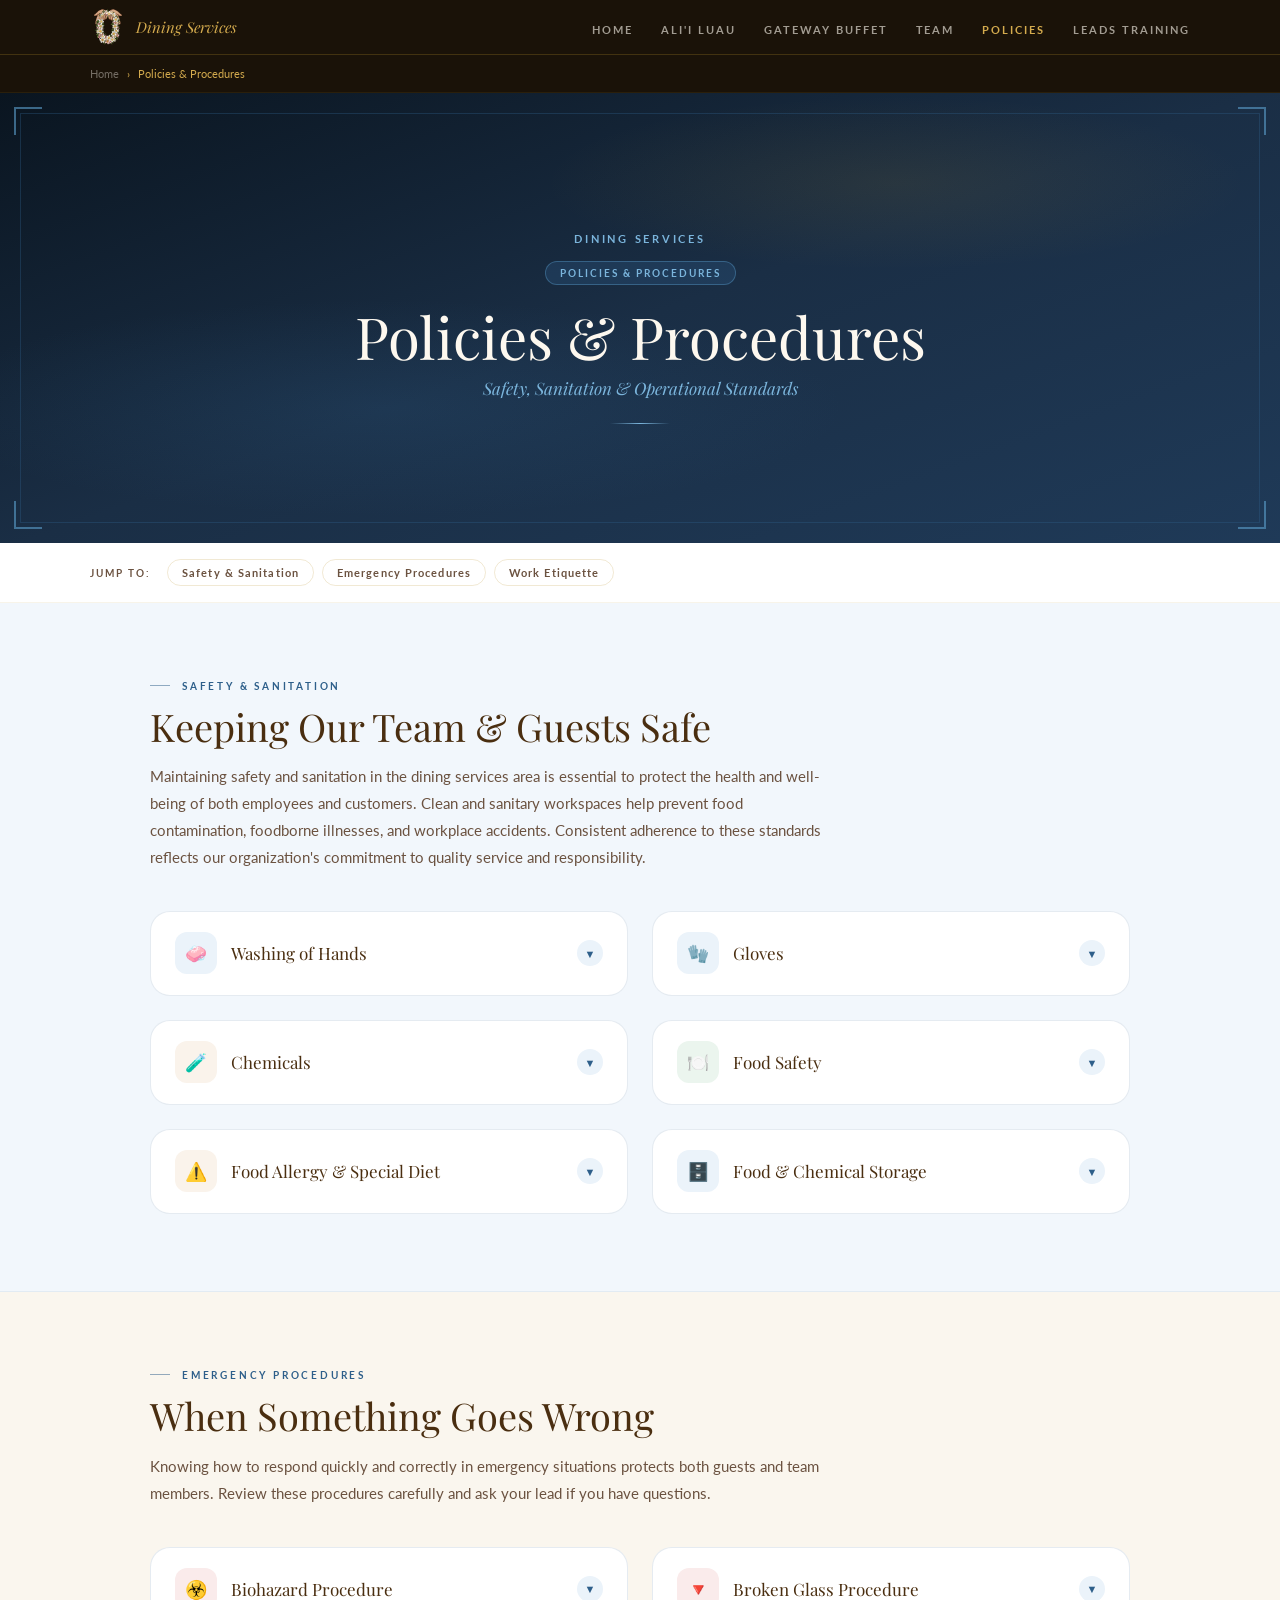
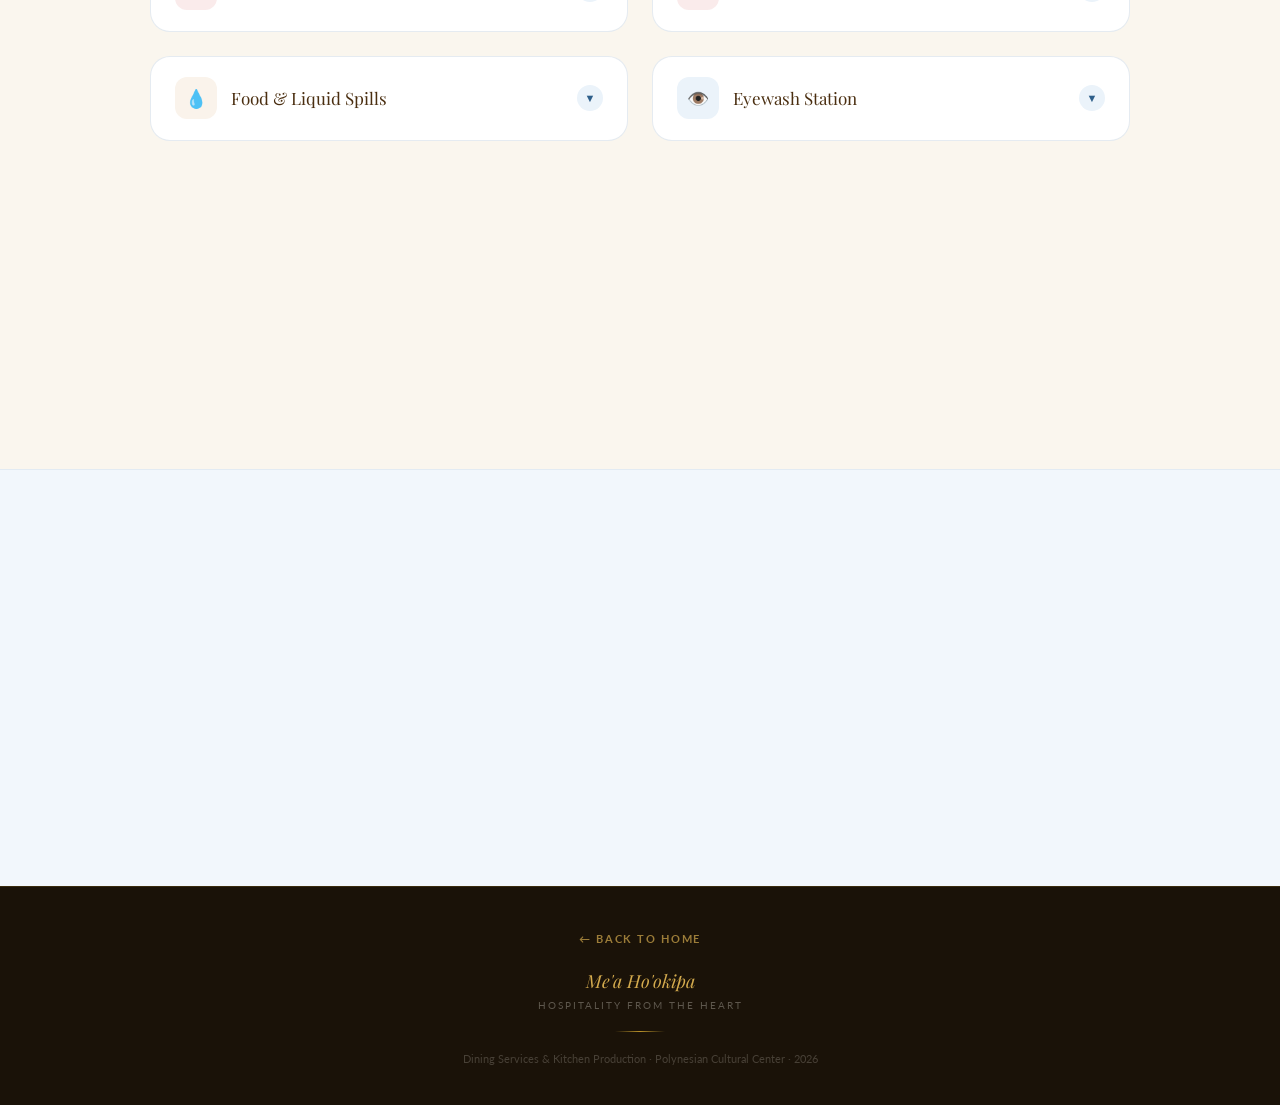
<file: policies/index.html>
<!DOCTYPE html>
<html lang="en">
<head>
<meta charset="UTF-8">
<meta name="viewport" content="width=device-width, initial-scale=1.0">
<title>Policies & Procedures — Dining Services | PCC</title>
<link href="https://fonts.googleapis.com/css2?family=Playfair+Display:ital,wght@0,400;0,700;1,400&family=Lato:wght@300;400;700&display=swap" rel="stylesheet">
<link rel="apple-touch-icon" sizes="180x180" href="/apple-touch-icon.png">
<link rel="icon" type="image/png" sizes="32x32" href="/favicon-32x32.png">
<link rel="icon" type="image/png" sizes="16x16" href="/favicon-16x16.png">
<link rel="manifest" href="/site.webmanifest">
<style>
  *, *::before, *::after { box-sizing: border-box; margin: 0; padding: 0; }
  :root {
    --gold: #B8912A; --gold-light: #D4AB4E; --gold-pale: #F5EDD5;
    --dark: #1A1208; --warm-brown: #4A2E10; --cream: #FAF6EE;
    --blue: #1A3A5C; --blue-light: #2E5F8A; --text: #2C1F0E; --muted: #6B5240;
  }
  html { scroll-behavior: smooth; }
  body { font-family: 'Lato', sans-serif; background: var(--cream); color: var(--text); overflow-x: hidden; }

  /* NAV */
  nav { background: var(--dark); border-bottom: 1px solid rgba(184,145,42,0.25); position: sticky; top: 0; z-index: 100; padding: 0 clamp(16px,5vw,80px); }
  .nav-inner { max-width: 1100px; margin: 0 auto; display: flex; align-items: center; justify-content: space-between; height: 54px; }
  .nav-brand { display: flex; align-items: center; gap: 10px; text-decoration: none; }
  .nav-brand img { width: 36px; height: 36px; object-fit: contain; }
  .nav-brand span { font-family: 'Playfair Display', serif; font-size: 15px; color: var(--gold-light); font-style: italic; }
  .nav-links { display: flex; gap: clamp(12px,2.5vw,28px); list-style: none; }
  .nav-links a { font-size: 11px; font-weight: 700; letter-spacing: 0.18em; text-transform: uppercase; color: rgba(253,248,239,0.6); text-decoration: none; transition: color 0.2s; }
  .nav-links a:hover, .nav-links a.active { color: var(--gold-light); }
  @media(max-width:600px){ .nav-links { display: none; } }

  /* BREADCRUMB */
  .breadcrumb { background: var(--dark); padding: 12px clamp(20px,5vw,80px); border-bottom: 1px solid rgba(184,145,42,0.1); }
  .breadcrumb-inner { max-width: 1100px; margin: 0 auto; display: flex; align-items: center; gap: 8px; font-size: 11px; color: rgba(253,248,239,0.4); }
  .breadcrumb a { color: rgba(253,248,239,0.4); text-decoration: none; transition: color 0.2s; }
  .breadcrumb a:hover { color: var(--gold-light); }
  .breadcrumb span { color: var(--gold-light); }

  /* HERO */
  .hero { position: relative; min-height: 50vh; background: linear-gradient(160deg, #0A1520 0%, #1A2E45 50%, #1F3A58 100%); display: flex; flex-direction: column; align-items: center; justify-content: center; text-align: center; padding: 80px 24px 60px; overflow: hidden; }
  .hero::before { content: ''; position: absolute; inset: 0; background: radial-gradient(ellipse 60% 40% at 30% 70%, rgba(46,95,138,0.2) 0%, transparent 60%), radial-gradient(ellipse 50% 35% at 70% 20%, rgba(184,145,42,0.1) 0%, transparent 55%); pointer-events: none; }
  .hero::after { content: ''; position: absolute; top: 20px; left: 20px; right: 20px; bottom: 20px; border: 1px solid rgba(46,95,138,0.35); pointer-events: none; }
  .corner { position: absolute; width: 28px; height: 28px; border-color: #5B9FCC; border-style: solid; opacity: 0.6; }
  .corner.tl { top: 14px; left: 14px; border-width: 2px 0 0 2px; }
  .corner.tr { top: 14px; right: 14px; border-width: 2px 2px 0 0; }
  .corner.bl { bottom: 14px; left: 14px; border-width: 0 0 2px 2px; }
  .corner.br { bottom: 14px; right: 14px; border-width: 0 2px 2px 0; }
  .hero-eyebrow { font-size: 11px; font-weight: 700; letter-spacing: 0.25em; text-transform: uppercase; color: #7BB5DC; margin-bottom: 16px; position: relative; z-index: 1; }
  .hero-tag { display: inline-block; background: rgba(46,95,138,0.3); border: 1px solid rgba(91,159,204,0.4); color: #7BB5DC; font-size: 10px; font-weight: 700; letter-spacing: 0.2em; text-transform: uppercase; padding: 5px 14px; border-radius: 20px; margin-bottom: 20px; position: relative; z-index: 1; }
  .hero-title { font-family: 'Playfair Display', serif; font-size: clamp(32px,5.5vw,58px); color: #FDF8EF; line-height: 1.1; font-weight: 400; position: relative; z-index: 1; margin-bottom: 8px; }
  .hero-subtitle { font-family: 'Playfair Display', serif; font-size: clamp(13px,2vw,17px); color: #7BB5DC; font-style: italic; position: relative; z-index: 1; margin-bottom: 24px; }
  .hero-divider { width: 60px; height: 1px; background: linear-gradient(90deg, transparent, #7BB5DC, transparent); margin: 0 auto; position: relative; z-index: 1; }

  /* QUICK NAV */
  .quick-nav { background: white; border-bottom: 1px solid rgba(184,145,42,0.1); padding: 16px clamp(20px,5vw,80px); position: sticky; top: 54px; z-index: 90; }
  .quick-nav-inner { max-width: 1100px; margin: 0 auto; display: flex; gap: 8px; flex-wrap: wrap; align-items: center; }
  .quick-nav-label { font-size: 10px; font-weight: 700; letter-spacing: 0.2em; text-transform: uppercase; color: var(--muted); margin-right: 8px; white-space: nowrap; }
  .quick-link { font-size: 11px; font-weight: 700; letter-spacing: 0.1em; padding: 6px 14px; border-radius: 20px; border: 1px solid rgba(184,145,42,0.2); color: var(--muted); text-decoration: none; transition: all 0.2s; white-space: nowrap; }
  .quick-link:hover { background: var(--gold-pale); border-color: var(--gold); color: var(--warm-brown); }

  /* LAYOUT */
  .section { max-width: 1100px; margin: 0 auto; padding: clamp(40px,6vw,80px) clamp(20px,5vw,60px); }
  .section-eyebrow { font-size: 10px; font-weight: 700; letter-spacing: 0.28em; text-transform: uppercase; color: var(--blue-light); margin-bottom: 12px; display: flex; align-items: center; gap: 12px; }
  .section-eyebrow::before { content: ''; width: 20px; height: 1px; background: var(--blue-light); opacity: 0.5; }
  .section-title { font-family: 'Playfair Display', serif; font-size: clamp(26px,4vw,38px); font-weight: 400; color: var(--warm-brown); line-height: 1.2; margin-bottom: 14px; }
  .section-body { font-size: 15px; line-height: 1.8; color: var(--muted); max-width: 680px; margin-bottom: 40px; }

  /* POLICY CARDS */
  .policy-grid { display: grid; grid-template-columns: 1fr 1fr; gap: 24px; }
  @media(max-width:700px){ .policy-grid { grid-template-columns: 1fr; } }

  .policy-card { background: white; border: 1px solid rgba(46,95,138,0.12); border-radius: 20px; overflow: hidden; transition: box-shadow 0.25s; }
  .policy-card:hover { box-shadow: 0 8px 28px rgba(10,30,50,0.08); }
  .policy-card-header { display: flex; align-items: center; gap: 14px; padding: 20px 24px; cursor: pointer; user-select: none; border-bottom: 1px solid transparent; transition: border-color 0.2s; }
  .policy-card-header.open { border-bottom-color: rgba(46,95,138,0.08); }
  .policy-icon { width: 42px; height: 42px; border-radius: 12px; display: flex; align-items: center; justify-content: center; font-size: 18px; flex-shrink: 0; }
  .policy-icon-blue { background: #EBF3FA; }
  .policy-icon-red { background: #FAEBEB; }
  .policy-icon-amber { background: #FAF3EB; }
  .policy-icon-green { background: #EBF5EE; }
  .policy-title { font-family: 'Playfair Display', serif; font-size: 17px; color: var(--warm-brown); flex: 1; }
  .policy-toggle { width: 26px; height: 26px; border-radius: 50%; background: #EBF3FA; display: flex; align-items: center; justify-content: center; font-size: 11px; color: var(--blue-light); transition: transform 0.3s; flex-shrink: 0; }
  .policy-toggle.open { transform: rotate(180deg); }
  .policy-body { padding: 0 24px; max-height: 0; overflow: hidden; transition: max-height 0.4s ease, padding 0.3s; }
  .policy-body.open { max-height: 800px; padding: 20px 24px 24px; }

  /* POLICY CONTENT */
  .policy-desc { font-size: 14px; line-height: 1.75; color: var(--muted); margin-bottom: 16px; }
  .policy-list { list-style: none; padding: 0; }
  .policy-list li { font-size: 13px; line-height: 1.65; color: var(--muted); padding: 7px 0; border-bottom: 1px solid rgba(46,95,138,0.06); display: flex; gap: 10px; }
  .policy-list li:last-child { border-bottom: none; }
  .policy-list li::before { content: '›'; color: var(--blue-light); flex-shrink: 0; font-weight: 700; }
  .policy-subsection { margin-top: 14px; padding-top: 14px; border-top: 1px solid rgba(46,95,138,0.08); }
  .policy-subsection-title { font-size: 10px; font-weight: 700; letter-spacing: 0.2em; text-transform: uppercase; color: var(--blue-light); margin-bottom: 10px; }

  /* CHEMICAL BADGES */
  .chemical-grid { display: grid; grid-template-columns: repeat(3, 1fr); gap: 12px; margin-top: 16px; }
  @media(max-width:500px){ .chemical-grid { grid-template-columns: 1fr; } }
  .chemical-badge { border-radius: 12px; padding: 14px; text-align: center; }
  .chemical-badge.red { background: #FAEBEB; border: 1px solid rgba(180,50,50,0.15); }
  .chemical-badge.blue { background: #EBF3FA; border: 1px solid rgba(46,95,138,0.15); }
  .chemical-badge.green { background: #EBF5EE; border: 1px solid rgba(45,90,61,0.15); }
  .chemical-dot { width: 28px; height: 28px; border-radius: 50%; margin: 0 auto 8px; }
  .dot-red { background: #C0392B; }
  .dot-blue { background: #2E5F8A; }
  .dot-green { background: #2D5A3D; }
  .chemical-name { font-size: 12px; font-weight: 700; letter-spacing: 0.1em; text-transform: uppercase; margin-bottom: 6px; }
  .red .chemical-name { color: #C0392B; }
  .blue .chemical-name { color: #2E5F8A; }
  .green .chemical-name { color: #2D5A3D; }
  .chemical-use { font-size: 11px; color: var(--muted); line-height: 1.5; }

  /* ALLERGY PILLS */
  .allergy-grid { display: flex; flex-wrap: wrap; gap: 8px; margin-top: 12px; }
  .allergy-pill { background: #FAF3EB; border: 1px solid rgba(184,145,42,0.2); border-radius: 20px; padding: 5px 14px; font-size: 12px; color: var(--warm-brown); font-weight: 700; }
  .diet-pill { background: #EBF3FA; border: 1px solid rgba(46,95,138,0.2); border-radius: 20px; padding: 5px 14px; font-size: 12px; color: var(--blue-light); font-weight: 700; }

  /* EMERGENCY BOX */
  .emergency-box { background: linear-gradient(135deg, #FAEBEB, #FDF5F5); border: 1px solid rgba(180,50,50,0.2); border-radius: 16px; padding: 20px 24px; margin-top: 32px; display: flex; gap: 16px; align-items: flex-start; }
  .emergency-icon { font-size: 24px; flex-shrink: 0; margin-top: 2px; }
  .emergency-title { font-family: 'Playfair Display', serif; font-size: 16px; color: #C0392B; margin-bottom: 6px; }
  .emergency-text { font-size: 13px; line-height: 1.6; color: var(--muted); }

  /* SECTIONS BG */
  #safety { background: #F2F7FC; border-bottom: 1px solid rgba(46,95,138,0.08); }
  #procedures { background: var(--cream); }

  /* FOOTER */
  footer { background: var(--dark); border-top: 1px solid rgba(184,145,42,0.2); padding: 40px clamp(20px,5vw,60px); text-align: center; }
  .footer-logo { font-family: 'Playfair Display', serif; font-size: 18px; color: var(--gold-light); font-style: italic; margin-bottom: 6px; }
  .footer-sub { font-size: 10px; letter-spacing: 0.2em; text-transform: uppercase; color: rgba(253,248,239,0.3); margin-bottom: 20px; }
  .footer-divider { width: 50px; height: 1px; background: linear-gradient(90deg, transparent, var(--gold), transparent); margin: 0 auto 20px; }
  .footer-copy { font-size: 11px; color: rgba(253,248,239,0.2); }
  .footer-back { display: inline-flex; align-items: center; gap: 6px; font-size: 11px; font-weight: 700; letter-spacing: 0.15em; text-transform: uppercase; color: var(--gold-light); text-decoration: none; margin-bottom: 24px; opacity: 0.7; transition: opacity 0.2s; }
  .footer-back:hover { opacity: 1; }

  /* FADE */
  .fade-up { opacity: 0; transform: translateY(20px); transition: opacity 0.6s ease, transform 0.6s ease; }
  .fade-up.visible { opacity: 1; transform: none; }

  /* HAMBURGER MENU */
  .hamburger {
    display: none;
    flex-direction: column;
    justify-content: space-around;
    width: 24px;
    height: 24px;
    background: none;
    border: none;
    cursor: pointer;
    padding: 0;
  }

  .hamburger-line {
    width: 100%;
    height: 2px;
    background: var(--gold-light);
    transition: all 0.3s ease;
    transform-origin: center;
  }

  .hamburger.active .hamburger-line:nth-child(1) {
    transform: rotate(45deg) translate(5px, 5px);
  }

  .hamburger.active .hamburger-line:nth-child(2) {
    opacity: 0;
  }

  .hamburger.active .hamburger-line:nth-child(3) {
    transform: rotate(-45deg) translate(7px, -6px);
  }
  .nav-overlay { position: fixed; top: 0; left: 0; width: 100%; height: 100%; background: rgba(26, 18, 8, 0.8); opacity: 0; visibility: hidden; transition: all 0.3s ease; z-index: 999; }
  .nav-overlay.active { opacity: 1; visibility: visible; }
  .mobile-nav { position: fixed; top: 0; right: -280px; width: 280px; height: 100vh; background: var(--dark); transition: right 0.3s cubic-bezier(0.68, -0.55, 0.265, 1.55); z-index: 1000; display: flex; flex-direction: column; }
  .mobile-nav.active { right: 0; }
  .mobile-nav-header { display: flex; justify-content: flex-end; padding: 20px; border-bottom: 1px solid rgba(184,145,42,0.2); }
  .close-btn { background: none; border: none; color: var(--gold-light); font-size: 28px; cursor: pointer; padding: 0; width: 32px; height: 32px; display: flex; align-items: center; justify-content: center; }
  .mobile-nav-links { flex: 1; display: flex; flex-direction: column; padding: 40px 0; }
  .mobile-nav-links a { color: rgba(253,248,239,0.8); text-decoration: none; font-size: 16px; font-weight: 400; padding: 16px 30px; transition: all 0.2s ease; border-bottom: 1px solid rgba(184,145,42,0.1); }
  .mobile-nav-links a:hover, .mobile-nav-links a.active { color: var(--gold-light); background: rgba(184,145,42,0.1); }
  .menu-open { overflow: hidden; }
  @media(max-width:600px){ .hamburger { display: flex; } }
</style>
</head>
<body>

<!-- NAV -->
<nav>
  <div class="nav-inner">
    <a href="../index.html" class="nav-brand">
      <img src="../assets/LOGO.svg" alt="PCC Dining Services">
      <span>Dining Services</span>
    </a>
    <button class="hamburger" aria-label="Toggle navigation menu">
      <span class="hamburger-line"></span>
      <span class="hamburger-line"></span>
      <span class="hamburger-line"></span>
    </button>
    <ul class="nav-links">
      <li><a href="../index.html">Home</a></li>
      <li><a href="../alii-luau/index.html">Ali'i Luau</a></li>
      <li><a href="../gateway-buffet/index.html">Gateway Buffet</a></li>
      <li><a href="../team/index.html">Team</a></li>
      <li><a href="../policies/index.html" class="active">Policies</a></li>
      <li><a href="../leads-training/index.html">Leads Training</a></li>
    </ul>
  </div>
</nav>

<!-- MOBILE NAVIGATION -->
<div class="nav-overlay"></div>
<div class="mobile-nav">
  <div class="mobile-nav-header">
    <button class="close-btn" aria-label="Close navigation menu">×</button>
  </div>
  <nav class="mobile-nav-links">
    <a href="../index.html">Home</a>
    <a href="../alii-luau/index.html">Ali'i Luau</a>
    <a href="../gateway-buffet/index.html">Gateway Buffet</a>
    <a href="../team/index.html">Team</a>
    <a href="../policies/index.html" class="active">Policies</a>
    <a href="../leads-training/index.html">Leads Training</a>
  </nav>
</div>

<!-- BREADCRUMB -->
<div class="breadcrumb">
  <div class="breadcrumb-inner">
    <a href="../index.html">Home</a>
    <span>›</span>
    <span>Policies &amp; Procedures</span>
  </div>
</div>

<!-- HERO -->
<section class="hero">
  <div class="corner tl"></div><div class="corner tr"></div>
  <div class="corner bl"></div><div class="corner br"></div>
  <p class="hero-eyebrow">Dining Services</p>
  <span class="hero-tag">Policies &amp; Procedures</span>
  <h1 class="hero-title">Policies &amp; Procedures</h1>
  <p class="hero-subtitle">Safety, Sanitation &amp; Operational Standards</p>
  <div class="hero-divider"></div>
</section>

<!-- QUICK NAV -->
<div class="quick-nav">
  <div class="quick-nav-inner">
    <span class="quick-nav-label">Jump to:</span>
    <a class="quick-link" href="#safety">Safety &amp; Sanitation</a>
    <a class="quick-link" href="#procedures">Emergency Procedures</a>
    <a class="quick-link" href="#work-etiquette">Work Etiquette</a>
  </div>
</div>

<!-- SAFETY & SANITATION -->
<section id="safety">
  <div class="section">
    <div class="fade-up">
      <p class="section-eyebrow">Safety &amp; Sanitation</p>
      <h2 class="section-title">Keeping Our Team &amp; Guests Safe</h2>
      <p class="section-body">Maintaining safety and sanitation in the dining services area is essential to protect the health and well-being of both employees and customers. Clean and sanitary workspaces help prevent food contamination, foodborne illnesses, and workplace accidents. Consistent adherence to these standards reflects our organization's commitment to quality service and responsibility.</p>
    </div>

    <div class="policy-grid">

      <!-- Hand Washing -->
      <div class="policy-card fade-up">
        <div class="policy-card-header" onclick="togglePolicy(this)">
          <div class="policy-icon policy-icon-blue">🧼</div>
          <div class="policy-title">Washing of Hands</div>
          <div class="policy-toggle">▼</div>
        </div>
        <div class="policy-body">
          <p class="policy-desc">Hand washing is one of the most important steps to prevent foodborne illness. Know when and how to wash your hands properly at all times.</p>
          <div class="policy-subsection">
            <div class="policy-subsection-title">When to Wash Your Hands</div>
            <ul class="policy-list">
              <li>After using the restroom.</li>
              <li>After touching your hair, face, or body.</li>
              <li>After sneezing, coughing, or using a tissue.</li>
              <li>After eating or drinking.</li>
              <li>After handling chemicals that might affect food safety.</li>
              <li>After taking out garbage.</li>
              <li>After clearing tables or busing dirty dishes.</li>
              <li>After touching clothing or aprons.</li>
              <li>After touching anything that may contaminate hands — dirty equipment, work surfaces, or towels.</li>
            </ul>
          </div>
          <div class="policy-subsection">
            <div class="policy-subsection-title">Proper Hand Washing Steps</div>
            <ul class="policy-list">
              <li>Wet hands with warm water.</li>
              <li>Apply soap and lather well.</li>
              <li>Scrub hands, between fingers, and under nails for 20 seconds.</li>
              <li>Rinse thoroughly with clean water.</li>
              <li>Dry with a clean towel or air dryer.</li>
              <li>Use a towel to turn off the faucet.</li>
            </ul>
          </div>
        </div>
      </div>

      <!-- Gloves -->
      <div class="policy-card fade-up">
        <div class="policy-card-header" onclick="togglePolicy(this)">
          <div class="policy-icon policy-icon-blue">🧤</div>
          <div class="policy-title">Gloves</div>
          <div class="policy-toggle">▼</div>
        </div>
        <div class="policy-body">
          <p class="policy-desc">Gloves are a critical barrier between your hands and the food or surfaces you interact with. Always use them correctly.</p>
          <div class="policy-subsection">
            <div class="policy-subsection-title">How to Use Gloves</div>
            <ul class="policy-list">
              <li>Wash your hands before putting on gloves when starting a new task.</li>
              <li>Hold gloves by the edge when putting them on. Avoid touching the outside of the glove. Check for rips or tears once on.</li>
              <li>Never roll gloves to make them easier to put on.</li>
              <li>Never wash and reuse gloves.</li>
            </ul>
          </div>
          <div class="policy-subsection">
            <div class="policy-subsection-title">When to Change Gloves</div>
            <ul class="policy-list">
              <li>When switching tasks.</li>
              <li>When gloves are torn or dirty.</li>
              <li>After touching your hair, face, or any other part of your body.</li>
              <li>After continuous hours of working.</li>
            </ul>
          </div>
        </div>
      </div>

      <!-- Chemicals -->
      <div class="policy-card fade-up">
        <div class="policy-card-header" onclick="togglePolicy(this)">
          <div class="policy-icon policy-icon-amber">🧪</div>
          <div class="policy-title">Chemicals</div>
          <div class="policy-toggle">▼</div>
        </div>
        <div class="policy-body">
          <p class="policy-desc">Using designated cleaning chemicals ensures all surfaces, equipment, and dining areas are effectively cleaned and sanitized to maintain a safe and hygienic environment.</p>
          <div class="chemical-grid">
            <div class="chemical-badge red">
              <div class="chemical-dot dot-red"></div>
              <div class="chemical-name">Red</div>
              <div class="chemical-use">Sanitize utensils, dessert wooden platforms, and anything touched by food.</div>
            </div>
            <div class="chemical-badge blue">
              <div class="chemical-dot dot-blue"></div>
              <div class="chemical-name">Blue</div>
              <div class="chemical-use">Pre-soak for utensils in scraping area. Dishwashing liquid for washing plates before the machine.</div>
            </div>
            <div class="chemical-badge green">
              <div class="chemical-dot dot-green"></div>
              <div class="chemical-name">Green</div>
              <div class="chemical-use">For degreasing. Wash carts and mop/brush the floor. Mix with water — do not pour directly on floor.</div>
            </div>
          </div>
          <div class="policy-subsection">
            <div class="policy-subsection-title">Cleaning Materials</div>
            <ul class="policy-list">
              <li>Black bins &amp; red buckets — for collecting waste and chemical solutions.</li>
              <li>Sanitizing spray — for wiping down surfaces and stations.</li>
              <li>Paper towel — for drying and cleaning.</li>
              <li>White cloth &amp; rags — for wiping machines and counters.</li>
              <li>Mop and mop bucket — for floor cleaning.</li>
              <li>Brooms &amp; dustpans — for sweeping up debris.</li>
            </ul>
          </div>
        </div>
      </div>

      <!-- Food Safety -->
      <div class="policy-card fade-up">
        <div class="policy-card-header" onclick="togglePolicy(this)">
          <div class="policy-icon policy-icon-green">🍽️</div>
          <div class="policy-title">Food Safety</div>
          <div class="policy-toggle">▼</div>
        </div>
        <div class="policy-body">
          <p class="policy-desc">Proper food safety practices protect guests from contamination and foodborne illness. These rules are non-negotiable and apply to every team member working with food.</p>
          <div class="policy-subsection">
            <div class="policy-subsection-title">Core Rules</div>
            <ul class="policy-list">
              <li>FIFO (First In, First Out) procedure must be followed at all times.</li>
              <li>All team members working closely with food must use disposable gloves and an apron.</li>
              <li>All food unit doors must be closed at all times.</li>
              <li>All food containers must be kept on carts or on a table — no food pan, bowl, or container on the ground or floor.</li>
              <li>All food containers must be covered and labeled.</li>
            </ul>
          </div>
          <div class="policy-subsection">
            <div class="policy-subsection-title">Cross Contamination Prevention</div>
            <ul class="policy-list">
              <li>Keep all food items in their own respective containers, pans, bowls, and trays.</li>
              <li>Do not pile food pans on top of each other.</li>
              <li>Always cover or wrap pans when storing inside food units.</li>
              <li>Practice proper use of disposable gloves at all times.</li>
            </ul>
          </div>
        </div>
      </div>

      <!-- Food Allergy -->
      <div class="policy-card fade-up">
        <div class="policy-card-header" onclick="togglePolicy(this)">
          <div class="policy-icon policy-icon-amber">⚠️</div>
          <div class="policy-title">Food Allergy &amp; Special Diet</div>
          <div class="policy-toggle">▼</div>
        </div>
        <div class="policy-body">
          <p class="policy-desc">A food allergy is an abnormal response to a food triggered by the body's immune system. Always ask guests about allergies and be prepared to provide accurate information.</p>
          <div class="policy-subsection">
            <div class="policy-subsection-title">Common Food Allergens</div>
            <div class="allergy-grid">
              <span class="allergy-pill">Gluten</span>
              <span class="allergy-pill">Dairy</span>
              <span class="allergy-pill">Nuts</span>
              <span class="allergy-pill">Egg</span>
              <span class="allergy-pill">Soy</span>
              <span class="allergy-pill">Shellfish</span>
            </div>
          </div>
          <div class="policy-subsection">
            <div class="policy-subsection-title">Common Special Diets</div>
            <div class="allergy-grid">
              <span class="diet-pill">Vegan</span>
              <span class="diet-pill">Vegetarian</span>
              <span class="diet-pill">Pescatarian</span>
              <span class="diet-pill">Kosher</span>
              <span class="diet-pill">Halal</span>
            </div>
          </div>
        </div>
      </div>

      <!-- Food Storage -->
      <div class="policy-card fade-up">
        <div class="policy-card-header" onclick="togglePolicy(this)">
          <div class="policy-icon policy-icon-blue">🗄️</div>
          <div class="policy-title">Food &amp; Chemical Storage</div>
          <div class="policy-toggle">▼</div>
        </div>
        <div class="policy-body">
          <p class="policy-desc">Proper storage of both food and chemicals keeps our venues safe, organized, and compliant. Each venue has designated storage locations that must be used consistently.</p>
          <div class="policy-subsection">
            <div class="policy-subsection-title">Food Storage by Location</div>
            <ul class="policy-list">
              <li>Hale Aloha — dry storage shelves in the back area. Keep organized and labeled.</li>
              <li>Hale Ohana — refrigerator storage for cold items. Check daily.</li>
              <li>Gateway Buffet — clearly labeled plastic drawer units for dry goods. Cold items in designated cold units.</li>
            </ul>
          </div>
          <div class="policy-subsection">
            <div class="policy-subsection-title">Chemical Storage by Location</div>
            <ul class="policy-list">
              <li>Hale Aloha — black bin storage with all chemicals clearly separated.</li>
              <li>Hale Ohana — blue storage container designated for biohazard kit supplies.</li>
              <li>Gateway Buffet — dedicated chemical room shelf with items grouped by type.</li>
              <li>All chemicals must be stored away from food items at all times.</li>
            </ul>
          </div>
        </div>
      </div>

    </div>
  </div>
</section>

<!-- EMERGENCY PROCEDURES -->
<section id="procedures">
  <div class="section">
    <div class="fade-up">
      <p class="section-eyebrow">Emergency Procedures</p>
      <h2 class="section-title">When Something Goes Wrong</h2>
      <p class="section-body">Knowing how to respond quickly and correctly in emergency situations protects both guests and team members. Review these procedures carefully and ask your lead if you have questions.</p>
    </div>

    <div class="policy-grid">

      <!-- Biohazard -->
      <div class="policy-card fade-up">
        <div class="policy-card-header" onclick="togglePolicy(this)">
          <div class="policy-icon policy-icon-red">☣️</div>
          <div class="policy-title">Biohazard Procedure</div>
          <div class="policy-toggle">▼</div>
        </div>
        <div class="policy-body">
          <p class="policy-desc">A biohazard includes human blood and blood products, microbiological wastes, pathological waste, and sharps waste such as needles, syringes, blades, and broken glass.</p>
          <div class="policy-subsection">
            <div class="policy-subsection-title">Biohazard Kit Contents</div>
            <ul class="policy-list">
              <li>Crystal litter, trash bag, brush and dustpan, mask, gloves, apron, wet floor sign.</li>
            </ul>
          </div>
          <div class="policy-subsection">
            <div class="policy-subsection-title">Step-by-Step Response</div>
            <ul class="policy-list">
              <li>1. Wear mask, disposable apron, and gloves.</li>
              <li>2. Get the wet floor sign and place it in the biohazard area.</li>
              <li>3. Pour crystal litter into the biohazard area and wait 3 minutes.</li>
              <li>4. Cover dustpan and brush with a trash bag.</li>
              <li>5. Sweep to clean the floor, ensuring no residue remains.</li>
              <li>6. Spray the floor with pine sol solution and wipe dry with paper towel.</li>
              <li>7. Tie and dispose of materials properly into the black bag.</li>
              <li>8. Dispose of your apron and gloves along with the biohazardous materials.</li>
              <li>9. Label the bag "Biohazard" for proper disposal.</li>
            </ul>
          </div>
        </div>
      </div>

      <!-- Broken Glass -->
      <div class="policy-card fade-up">
        <div class="policy-card-header" onclick="togglePolicy(this)">
          <div class="policy-icon policy-icon-red">🔻</div>
          <div class="policy-title">Broken Glass Procedure</div>
          <div class="policy-toggle">▼</div>
        </div>
        <div class="policy-body">
          <p class="policy-desc">Broken glass is a safety hazard that must be handled immediately and carefully to protect both guests and team members.</p>
          <ul class="policy-list">
            <li>Do not touch any fragment of broken glass with bare hands. Use gloves or sweep using a broom and dustpan.</li>
            <li>Place the broken glass in an empty box. At the end of the night, put the box in a trash bag.</li>
            <li>Label the trash bag "Broken Glass."</li>
            <li>Inform the runner that the bag contains broken glass so it can be disposed of properly.</li>
          </ul>
        </div>
      </div>

      <!-- Food & Liquid Spills -->
      <div class="policy-card fade-up">
        <div class="policy-card-header" onclick="togglePolicy(this)">
          <div class="policy-icon policy-icon-amber">💧</div>
          <div class="policy-title">Food &amp; Liquid Spills</div>
          <div class="policy-toggle">▼</div>
        </div>
        <div class="policy-body">
          <div class="policy-subsection">
            <div class="policy-subsection-title">Food Spills</div>
            <ul class="policy-list">
              <li>Stand near the spill and get a teammate's attention to help gather materials.</li>
              <li>Inform guests there is a food spill and ask them to be careful when walking by.</li>
              <li>Use a broom, dustpan, or paper towels to pick up and remove the food from the floor.</li>
              <li>Dispose of waste properly and ensure the area is clean before allowing normal traffic to resume.</li>
            </ul>
          </div>
          <div class="policy-subsection">
            <div class="policy-subsection-title">Liquid Spills</div>
            <ul class="policy-list">
              <li>Stand over the spill and get another teammate's attention to help you get materials to dry the spill.</li>
              <li>Inform guests there is a spill and ask them to be careful as they walk by.</li>
              <li>Get a wet floor sign, mop, or paper towel.</li>
              <li>If the floor is completely dry, remove the sign. If not, leave the sign until the floor is dry, then remove it.</li>
            </ul>
          </div>
        </div>
      </div>

      <!-- Eyewash Station -->
      <div class="policy-card fade-up">
        <div class="policy-card-header" onclick="togglePolicy(this)">
          <div class="policy-icon policy-icon-blue">👁️</div>
          <div class="policy-title">Eyewash Station</div>
          <div class="policy-toggle">▼</div>
        </div>
        <div class="policy-body">
          <p class="policy-desc">If a chemical or foreign object comes into contact with your eye, use the eyewash station immediately. Do not hesitate — fast action is critical.</p>
          <ul class="policy-list">
            <li>Immediately go to the eyewash station.</li>
            <li>Begin the flow of water.</li>
            <li>Aim the stream of water on your affected eye.</li>
            <li>Hold the lids of your eyes open and roll your eyes around.</li>
            <li>Wash your hands and remove contact lenses if applicable.</li>
            <li>Do not rub your eyes.</li>
            <li>If exposed to a chemical, wash for up to 15 minutes.</li>
            <li>If needed, seek medical attention immediately.</li>
          </ul>
        </div>
      </div>

      <!-- Workplace Violence & Injury -->
      <div class="policy-card fade-up" style="grid-column: 1 / -1;">
        <div class="policy-card-header" onclick="togglePolicy(this)">
          <div class="policy-icon policy-icon-red">🚨</div>
          <div class="policy-title">Workplace Violence, Injury &amp; Accidents</div>
          <div class="policy-toggle">▼</div>
        </div>
        <div class="policy-body">
          <div style="display:grid;grid-template-columns:1fr 1fr 1fr;gap:20px;">
            <div>
              <div class="policy-subsection-title">Workplace Violence</div>
              <ul class="policy-list">
                <li>Report immediately to your supervisor and/or manager.</li>
                <li>Security personnel will be contacted if needed.</li>
                <li>An incident form must be filled out including all witnesses.</li>
                <li>Directions and instructions will be given by the manager following the incident.</li>
              </ul>
            </div>
            <div>
              <div class="policy-subsection-title">Work-Related Injuries</div>
              <ul class="policy-list">
                <li>Report immediately to your supervisor and manager.</li>
                <li>First aid personnel will be called to assist and take a detailed report with pictures.</li>
                <li>Write an incident report immediately or within 24 hours.</li>
                <li>A doctor's note is required when you return to work.</li>
                <li>Management will review the doctor's note upon return.</li>
              </ul>
            </div>
            <div>
              <div class="policy-subsection-title">Guest-Related Injuries</div>
              <ul class="policy-list">
                <li>Report immediately to your supervisor and manager.</li>
                <li>First aid personnel will be called and a detailed report taken with pictures.</li>
                <li>We are not allowed to give medicine to guests. Direct them to retail stores — Ulu, Ukulele, Mahilalani, or Goo's.</li>
                <li>Turn in all incident reports to the manager.</li>
              </ul>
            </div>
          </div>
        </div>
      </div>

    </div>

    <div class="emergency-box fade-up">
      <div class="emergency-icon">📞</div>
      <div>
        <div class="emergency-title">In Any Emergency</div>
        <div class="emergency-text">Always report immediately to your supervisor or manager. Do not handle serious incidents alone. Your safety and the safety of our guests is always the top priority. When in doubt, call your lead.</div>
      </div>
    </div>

  </div>
</section>

<!-- WORK ETIQUETTE -->
<section id="work-etiquette" style="background:#F2F7FC; border-top:1px solid rgba(46,95,138,0.08);">
  <div class="section">
    <div class="fade-up">
      <p class="section-eyebrow">Work Etiquette</p>
      <h2 class="section-title">Communication &amp; Professionalism</h2>
      <p class="section-body">Great food brings people in, but great communication keeps them coming back. How we carry ourselves every shift reflects the Spirit of Aloha.</p>
    </div>

    <div class="policy-grid fade-up">

      <div class="policy-card">
        <div class="policy-card-header" onclick="togglePolicy(this)">
          <div class="policy-icon policy-icon-blue">🗣️</div>
          <div class="policy-title">Communication</div>
          <div class="policy-toggle">▼</div>
        </div>
        <div class="policy-body">
          <ul class="policy-list">
            <li><strong>Clarity &amp; Conciseness</strong> — Speak clearly so guests or team members understand you the first time. Get to the point without rambling.</li>
            <li><strong>Tone &amp; Pitch</strong> — It reflects your attitude. Make sure it's friendly, warm, and respectful.</li>
            <li><strong>Active Listening</strong> — Communication is a two-way street. Don't interrupt — let the other person finish. Listening builds trust and prevents miscommunication.</li>
          </ul>
        </div>
      </div>

      <div class="policy-card">
        <div class="policy-card-header" onclick="togglePolicy(this)">
          <div class="policy-icon policy-icon-green">⭐</div>
          <div class="policy-title">Professional Standards</div>
          <div class="policy-toggle">▼</div>
        </div>
        <div class="policy-body">
          <ul class="policy-list">
            <li>Always arrive on time and in full uniform.</li>
            <li>Maintain a positive attitude — your energy is contagious.</li>
            <li>Treat every guest as if they are the most important person in the room.</li>
            <li>Support your teammates — we succeed together as one 'ohana.</li>
            <li>Report concerns to your lead promptly rather than letting them escalate.</li>
            <li>Represent PCC with pride in everything you do.</li>
          </ul>
        </div>
      </div>

    </div>
  </div>
</section>

<!-- FOOTER -->
<footer>
  <a href="../index.html" class="footer-back">← Back to Home</a>
  <p class="footer-logo">Me'a Ho'okipa</p>
  <p class="footer-sub">Hospitality from the Heart</p>
  <div class="footer-divider"></div>
  <p class="footer-copy">Dining Services &amp; Kitchen Production · Polynesian Cultural Center · 2026</p>
</footer>

<script>
  // Hamburger menu functionality
  const hamburgerBtn = document.querySelector('.hamburger');
  const mobileNav = document.querySelector('.mobile-nav');
  const navOverlay = document.querySelector('.nav-overlay');
  const closeBtn = document.querySelector('.close-btn');

  function toggleMenu() {
    hamburgerBtn.classList.toggle('active');
    mobileNav.classList.toggle('active');
    navOverlay.classList.toggle('active');
    document.body.classList.toggle('menu-open');
  }

  function closeMenu() {
    hamburgerBtn.classList.remove('active');
    mobileNav.classList.remove('active');
    navOverlay.classList.remove('active');
    document.body.classList.remove('menu-open');
  }

  hamburgerBtn.addEventListener('click', toggleMenu);
  closeBtn.addEventListener('click', closeMenu);
  navOverlay.addEventListener('click', closeMenu);

  // Close menu when clicking nav links
  document.querySelectorAll('.mobile-nav a').forEach(link => {
    link.addEventListener('click', closeMenu);
  });

  function togglePolicy(header) {
    const body = header.nextElementSibling;
    const toggle = header.querySelector('.policy-toggle');
    body.classList.toggle('open');
    toggle.classList.toggle('open');
    header.classList.toggle('open');
  }

  const observer = new IntersectionObserver((entries) => {
    entries.forEach((e, i) => {
      if (e.isIntersecting) {
        setTimeout(() => e.target.classList.add('visible'), i * 60);
      }
    });
  }, { threshold: 0.08 });
  document.querySelectorAll('.fade-up').forEach(el => observer.observe(el));
</script>
</body>
</html>
</file>
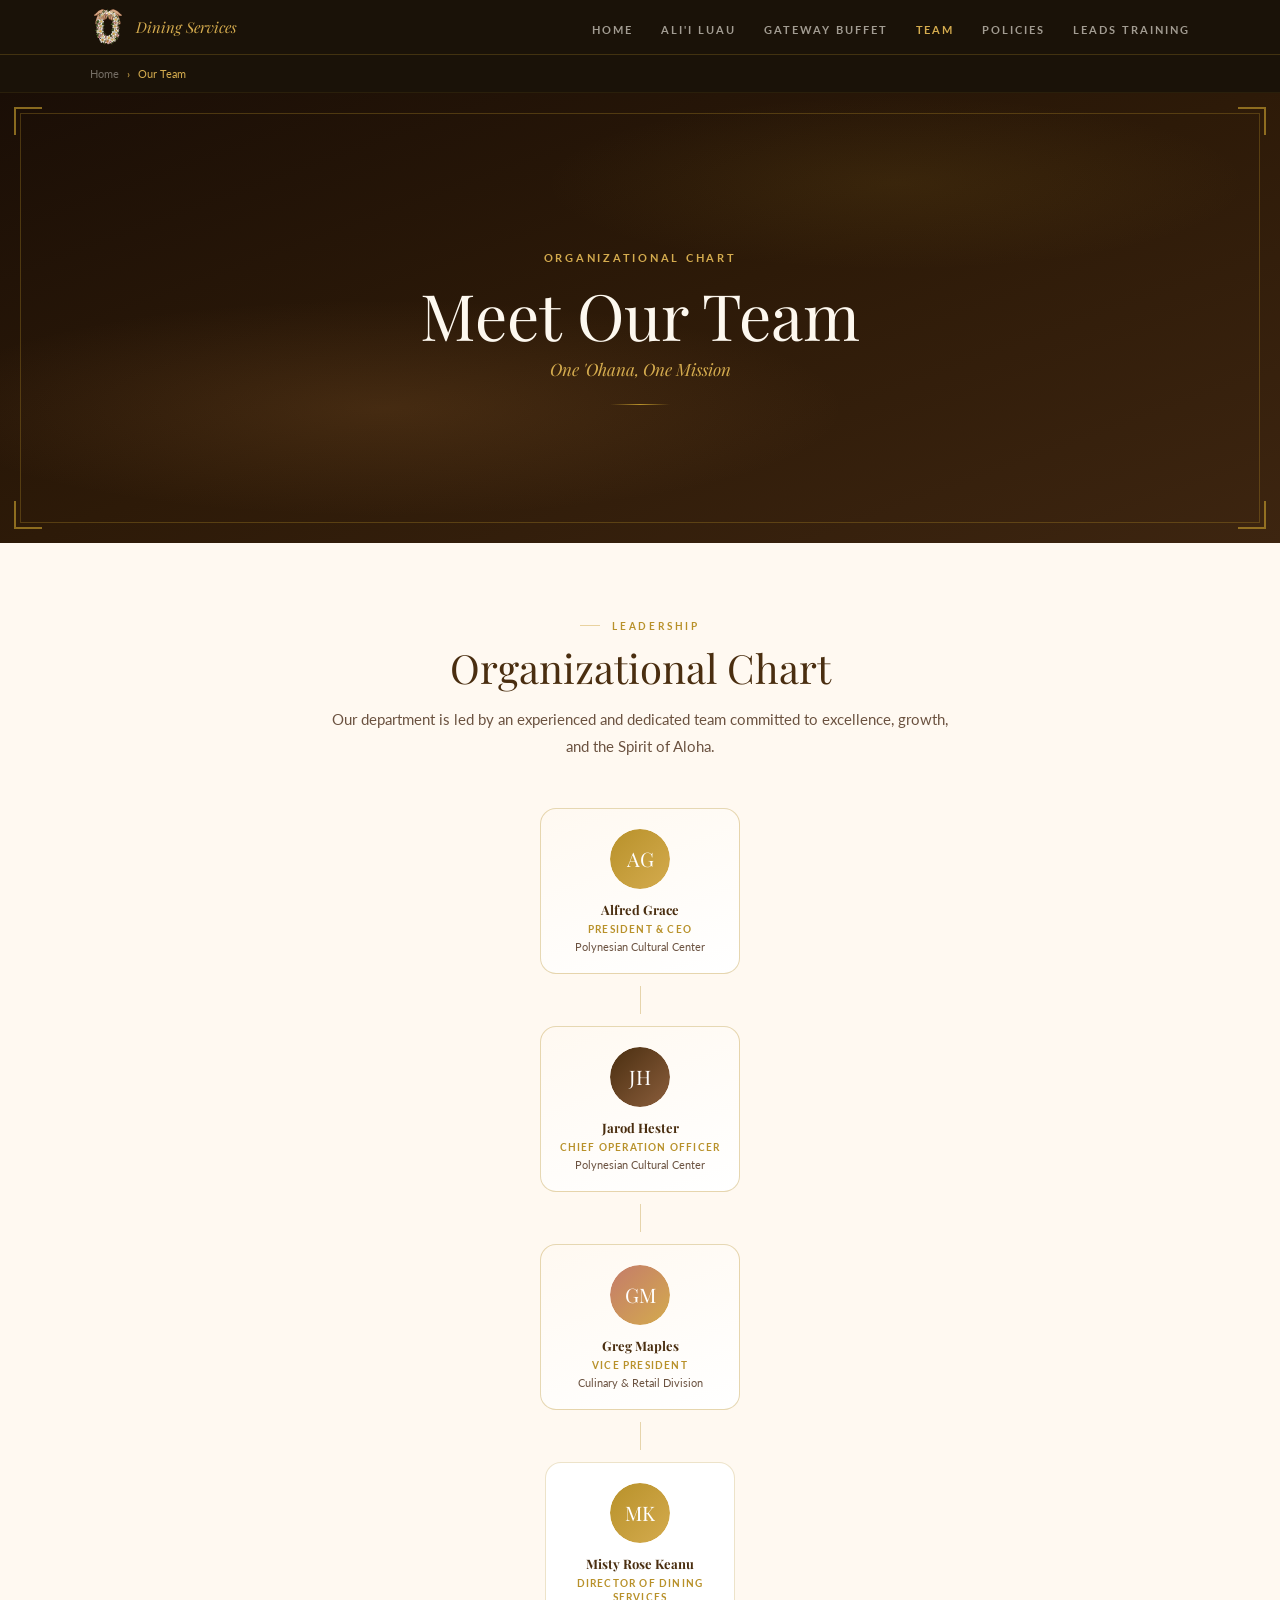
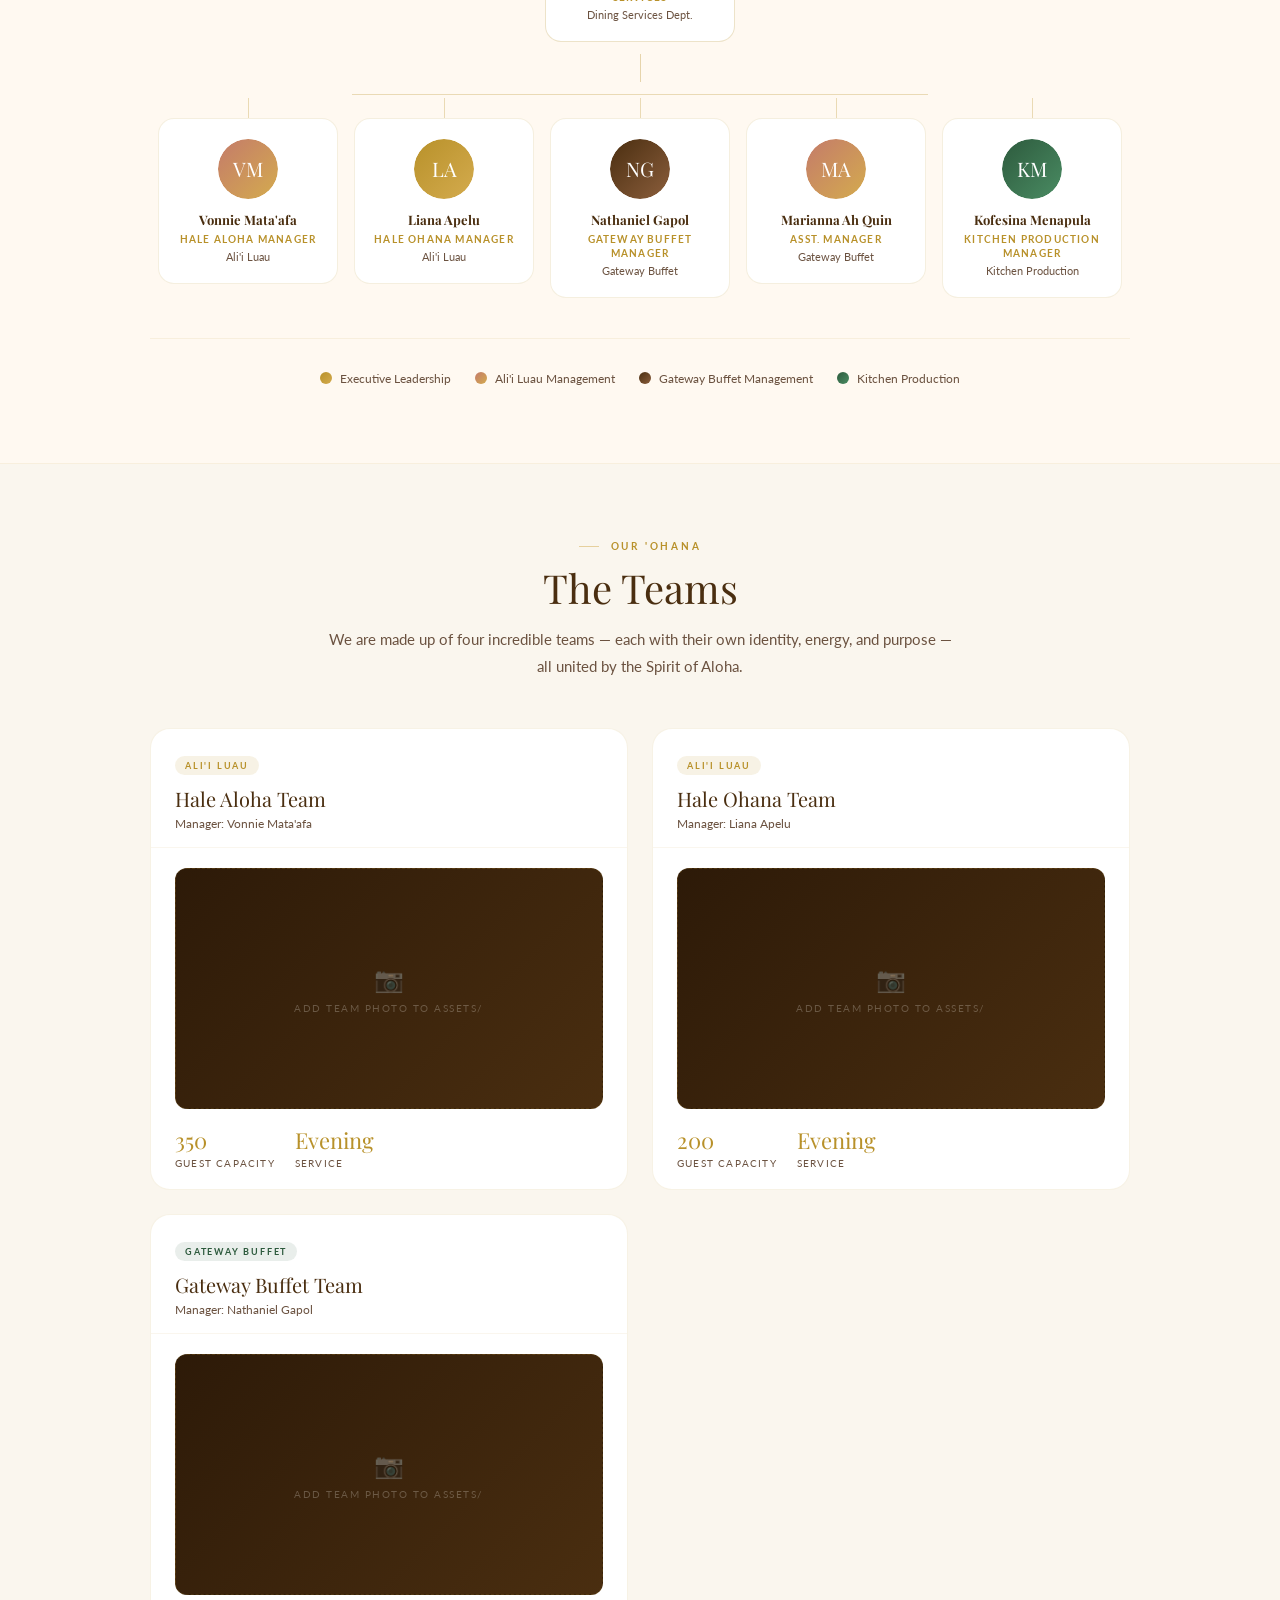
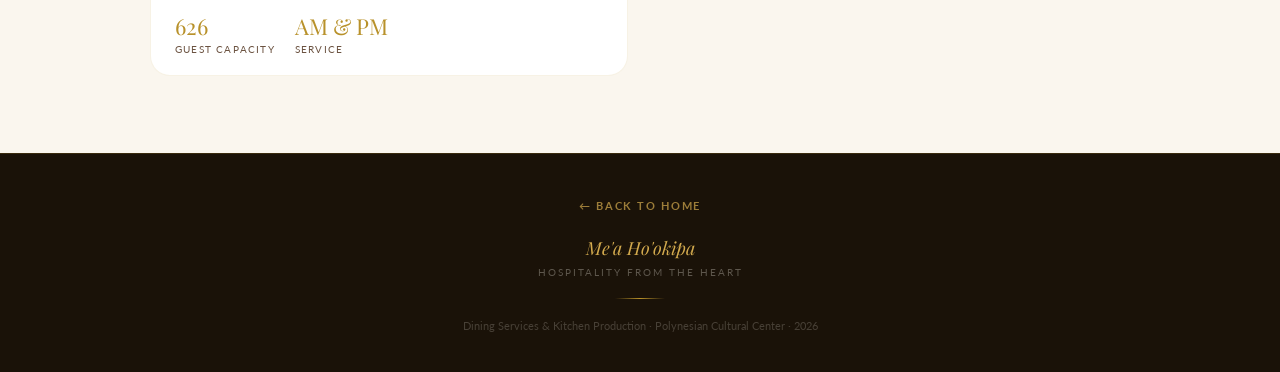
<file: team/index.html>
<!DOCTYPE html>
<html lang="en">
<head>
<meta charset="UTF-8">
<meta name="viewport" content="width=device-width, initial-scale=1.0">
<title>Our Team — Dining Services | PCC</title>
<link href="https://fonts.googleapis.com/css2?family=Playfair+Display:ital,wght@0,400;0,700;1,400&family=Lato:wght@300;400;700&display=swap" rel="stylesheet">
<link rel="apple-touch-icon" sizes="180x180" href="/apple-touch-icon.png">
<link rel="icon" type="image/png" sizes="32x32" href="/favicon-32x32.png">
<link rel="icon" type="image/png" sizes="16x16" href="/favicon-16x16.png">
<link rel="manifest" href="/site.webmanifest">
<style>
  *, *::before, *::after { box-sizing: border-box; margin: 0; padding: 0; }
  :root {
    --gold: #B8912A; --gold-light: #D4AB4E; --gold-pale: #F5EDD5;
    --dark: #1A1208; --warm-brown: #4A2E10; --cream: #FAF6EE;
    --rose: #C47B6A; --text: #2C1F0E; --muted: #6B5240;
  }
  html { scroll-behavior: smooth; }
  body { font-family: 'Lato', sans-serif; background: var(--cream); color: var(--text); overflow-x: hidden; }

  /* NAV */
  nav { background: var(--dark); border-bottom: 1px solid rgba(184,145,42,0.25); position: sticky; top: 0; z-index: 100; padding: 0 clamp(16px,5vw,80px); }
  .nav-inner { max-width: 1100px; margin: 0 auto; display: flex; align-items: center; justify-content: space-between; height: 54px; }
  .nav-brand { display: flex; align-items: center; gap: 10px; text-decoration: none; }
  .nav-brand img { width: 36px; height: 36px; object-fit: contain; }
  .nav-brand span { font-family: 'Playfair Display', serif; font-size: 15px; color: var(--gold-light); font-style: italic; }
  .nav-links { display: flex; gap: clamp(12px,2.5vw,28px); list-style: none; }
  .nav-links a { font-size: 11px; font-weight: 700; letter-spacing: 0.18em; text-transform: uppercase; color: rgba(253,248,239,0.6); text-decoration: none; transition: color 0.2s; }
  .nav-links a:hover, .nav-links a.active { color: var(--gold-light); }
  @media(max-width:600px){ .nav-links { display: none; } }

  /* BREADCRUMB */
  .breadcrumb { background: var(--dark); padding: 12px clamp(20px,5vw,80px); border-bottom: 1px solid rgba(184,145,42,0.1); }
  .breadcrumb-inner { max-width: 1100px; margin: 0 auto; display: flex; align-items: center; gap: 8px; font-size: 11px; color: rgba(253,248,239,0.4); }
  .breadcrumb a { color: rgba(253,248,239,0.4); text-decoration: none; transition: color 0.2s; }
  .breadcrumb a:hover { color: var(--gold-light); }
  .breadcrumb span { color: var(--gold-light); }

  /* HERO */
  .hero { position: relative; min-height: 50vh; background: linear-gradient(160deg, #1A0E06 0%, #2D1A08 50%, #3D2510 100%); display: flex; flex-direction: column; align-items: center; justify-content: center; text-align: center; padding: 80px 24px 60px; overflow: hidden; }
  .hero::before { content: ''; position: absolute; inset: 0; background: radial-gradient(ellipse 60% 40% at 30% 70%, rgba(180,120,60,0.18) 0%, transparent 60%), radial-gradient(ellipse 50% 35% at 70% 20%, rgba(184,145,42,0.1) 0%, transparent 55%); pointer-events: none; }
  .hero::after { content: ''; position: absolute; top: 20px; left: 20px; right: 20px; bottom: 20px; border: 1px solid rgba(184,145,42,0.3); pointer-events: none; }
  .corner { position: absolute; width: 28px; height: 28px; border-color: var(--gold); border-style: solid; opacity: 0.7; }
  .corner.tl { top: 14px; left: 14px; border-width: 2px 0 0 2px; }
  .corner.tr { top: 14px; right: 14px; border-width: 2px 2px 0 0; }
  .corner.bl { bottom: 14px; left: 14px; border-width: 0 0 2px 2px; }
  .corner.br { bottom: 14px; right: 14px; border-width: 0 2px 2px 0; }
  .hero-eyebrow { font-size: 11px; font-weight: 700; letter-spacing: 0.25em; text-transform: uppercase; color: var(--gold-light); margin-bottom: 16px; position: relative; z-index: 1; }
  .hero-title { font-family: 'Playfair Display', serif; font-size: clamp(36px,6vw,64px); color: #FDF8EF; line-height: 1.1; font-weight: 400; position: relative; z-index: 1; margin-bottom: 8px; }
  .hero-subtitle { font-family: 'Playfair Display', serif; font-size: clamp(13px,2vw,17px); color: var(--gold-light); font-style: italic; position: relative; z-index: 1; margin-bottom: 24px; }
  .hero-divider { width: 60px; height: 1px; background: linear-gradient(90deg, transparent, var(--gold), transparent); margin: 0 auto; position: relative; z-index: 1; }

  /* LAYOUT */
  .section { max-width: 1100px; margin: 0 auto; padding: clamp(40px,6vw,80px) clamp(20px,5vw,60px); }
  .section-eyebrow { font-size: 10px; font-weight: 700; letter-spacing: 0.28em; text-transform: uppercase; color: var(--gold); margin-bottom: 12px; display: flex; align-items: center; gap: 12px; }
  .section-eyebrow::before { content: ''; width: 20px; height: 1px; background: var(--gold-light); opacity: 0.5; }
  .section-title { font-family: 'Playfair Display', serif; font-size: clamp(26px,4vw,40px); font-weight: 400; color: var(--warm-brown); line-height: 1.2; margin-bottom: 14px; }
  .section-body { font-size: 15px; line-height: 1.8; color: var(--muted); max-width: 680px; }

  /* ORG CHART */
  #org { background: #FFF9F1; border-bottom: 1px solid rgba(184,145,42,0.1); }
  .org-tree { margin-top: 48px; }

  /* TIER */
  .org-tier { display: flex; justify-content: center; gap: 20px; flex-wrap: wrap; margin-bottom: 0; position: relative; }
  .org-tier + .org-connector { display: flex; justify-content: center; margin: 12px 0; }
  .connector-line { width: 1px; height: 28px; background: linear-gradient(180deg, rgba(184,145,42,0.4), rgba(184,145,42,0.1)); }
  .connector-branch { display: flex; flex-direction: column; align-items: center; }
  .connector-branch-h { height: 1px; background: rgba(184,145,42,0.3); }
  .spacer { height: 32px; display: flex; align-items: center; justify-content: center; }
  .spacer-line { width: 1px; height: 100%; background: rgba(184,145,42,0.3); }

  /* PERSON CARD */
  .person-card { background: white; border: 1px solid rgba(184,145,42,0.15); border-radius: 16px; padding: 20px 16px; text-align: center; width: 180px; flex-shrink: 0; transition: transform 0.2s, box-shadow 0.2s; }
  .person-card:hover { transform: translateY(-3px); box-shadow: 0 10px 24px rgba(90,40,10,0.1); }
  .person-card.executive { width: 200px; border-color: rgba(184,145,42,0.35); background: linear-gradient(160deg, #FFF9F1, white); }
  .person-card.director { width: 190px; border-color: rgba(184,145,42,0.25); }
  .person-avatar { width: 60px; height: 60px; border-radius: 50%; margin: 0 auto 12px; display: flex; align-items: center; justify-content: center; font-family: 'Playfair Display', serif; font-size: 20px; color: #FFF; position: relative; overflow: hidden; }
  .person-avatar img { width: 100%; height: 100%; object-fit: cover; border-radius: 50%; }
  .person-avatar-placeholder { width: 100%; height: 100%; display: flex; align-items: center; justify-content: center; font-family: 'Playfair Display', serif; font-size: 20px; color: #FFF; border-radius: 50%; }
  .avatar-gold { background: linear-gradient(135deg, var(--gold), #D4AB4E); }
  .avatar-rose { background: linear-gradient(135deg, var(--rose), #D4AB4E); }
  .avatar-brown { background: linear-gradient(135deg, var(--warm-brown), #8B5E3C); }
  .avatar-green { background: linear-gradient(135deg, #2D5A3D, #4A8C63); }
  .person-name { font-family: 'Playfair Display', serif; font-size: 13px; color: var(--warm-brown); margin-bottom: 4px; font-weight: 700; }
  .person-role { font-size: 10px; font-weight: 700; letter-spacing: 0.12em; text-transform: uppercase; color: var(--gold); line-height: 1.4; }
  .person-dept { font-size: 11px; color: var(--muted); margin-top: 4px; }

  /* BRANCH CONNECTOR */
  .branch-wrap { display: flex; flex-direction: column; align-items: center; }
  .branch-down { width: 1px; height: 24px; background: rgba(184,145,42,0.3); }
  .branch-row { display: flex; align-items: flex-start; justify-content: center; gap: 0; }
  .branch-col { display: flex; flex-direction: column; align-items: center; }
  .branch-h-line { height: 1px; background: rgba(184,145,42,0.3); align-self: flex-start; margin-top: 0; }
  .branch-v-line { width: 1px; height: 20px; background: rgba(184,145,42,0.3); }

  /* TEAMS */
  #teams { background: var(--cream); }
  .teams-grid { display: grid; grid-template-columns: repeat(2, 1fr); gap: 24px; margin-top: 40px; }
  @media(max-width:700px){ .teams-grid { grid-template-columns: 1fr; } }
  .team-card { background: white; border: 1px solid rgba(184,145,42,0.12); border-radius: 20px; overflow: hidden; }
  .team-card-header { padding: 24px 24px 16px; border-bottom: 1px solid rgba(184,145,42,0.08); }
  .team-card-tag { display: inline-block; font-size: 9px; font-weight: 700; letter-spacing: 0.2em; text-transform: uppercase; padding: 4px 10px; border-radius: 20px; margin-bottom: 10px; }
  .tag-alii { background: rgba(184,145,42,0.12); color: var(--gold); }
  .tag-gateway { background: rgba(45,90,61,0.1); color: #2D5A3D; }
  .tag-kitchen { background: rgba(74,46,16,0.1); color: var(--warm-brown); }
  .team-card-name { font-family: 'Playfair Display', serif; font-size: 20px; color: var(--warm-brown); margin-bottom: 4px; }
  .team-card-manager { font-size: 12px; color: var(--muted); }
  .team-card-body { padding: 20px 24px; }
  .team-photo-placeholder { background: linear-gradient(135deg, #2D1A08, #4A2E10); border-radius: 12px; aspect-ratio: 16/9; display: flex; flex-direction: column; align-items: center; justify-content: center; gap: 8px; border: 1px dashed rgba(184,145,42,0.2); margin-bottom: 16px; }
  .team-photo-placeholder-icon { font-size: 24px; opacity: 0.35; }
  .team-photo-placeholder-text { font-size: 10px; letter-spacing: 0.15em; text-transform: uppercase; color: rgba(253,248,239,0.25); }
  .team-stats { display: flex; gap: 20px; }
  .team-stat-num { font-family: 'Playfair Display', serif; font-size: 22px; color: var(--gold); }
  .team-stat-label { font-size: 10px; letter-spacing: 0.12em; text-transform: uppercase; color: var(--muted); margin-top: 2px; }

  /* FOOTER */
  footer { background: var(--dark); border-top: 1px solid rgba(184,145,42,0.2); padding: 40px clamp(20px,5vw,60px); text-align: center; }
  .footer-logo { font-family: 'Playfair Display', serif; font-size: 18px; color: var(--gold-light); font-style: italic; margin-bottom: 6px; }
  .footer-sub { font-size: 10px; letter-spacing: 0.2em; text-transform: uppercase; color: rgba(253,248,239,0.3); margin-bottom: 20px; }
  .footer-divider { width: 50px; height: 1px; background: linear-gradient(90deg, transparent, var(--gold), transparent); margin: 0 auto 20px; }
  .footer-copy { font-size: 11px; color: rgba(253,248,239,0.2); }
  .footer-back { display: inline-flex; align-items: center; gap: 6px; font-size: 11px; font-weight: 700; letter-spacing: 0.15em; text-transform: uppercase; color: var(--gold-light); text-decoration: none; margin-bottom: 24px; opacity: 0.7; transition: opacity 0.2s; }
  .footer-back:hover { opacity: 1; }

  /* FADE */
  .fade-up { opacity: 0; transform: translateY(20px); transition: opacity 0.6s ease, transform 0.6s ease; }
  .fade-up.visible { opacity: 1; transform: none; }

  /* ORG RESPONSIVE */
  @media(max-width:700px){
    .person-card, .person-card.executive, .person-card.director { width: 140px; padding: 14px 10px; }
    .person-name { font-size: 11px; }
    .person-role { font-size: 9px; }
    .org-tier { gap: 10px; }
  }

  /* HAMBURGER MENU */
  .hamburger {
    display: none;
    flex-direction: column;
    justify-content: space-around;
    width: 24px;
    height: 24px;
    background: none;
    border: none;
    cursor: pointer;
    padding: 0;
  }

  .hamburger-line {
    width: 100%;
    height: 2px;
    background: var(--gold-light);
    transition: all 0.3s ease;
    transform-origin: center;
  }

  .hamburger.active .hamburger-line:nth-child(1) {
    transform: rotate(45deg) translate(5px, 5px);
  }

  .hamburger.active .hamburger-line:nth-child(2) {
    opacity: 0;
  }

  .hamburger.active .hamburger-line:nth-child(3) {
    transform: rotate(-45deg) translate(7px, -6px);
  }
  .nav-overlay { position: fixed; top: 0; left: 0; width: 100%; height: 100%; background: rgba(26, 18, 8, 0.8); opacity: 0; visibility: hidden; transition: all 0.3s ease; z-index: 999; }
  .nav-overlay.active { opacity: 1; visibility: visible; }
  .mobile-nav { position: fixed; top: 0; right: -280px; width: 280px; height: 100vh; background: var(--dark); transition: right 0.3s cubic-bezier(0.68, -0.55, 0.265, 1.55); z-index: 1000; display: flex; flex-direction: column; }
  .mobile-nav.active { right: 0; }
  .mobile-nav-header { display: flex; justify-content: flex-end; padding: 20px; border-bottom: 1px solid rgba(184,145,42,0.2); }
  .close-btn { background: none; border: none; color: var(--gold-light); font-size: 28px; cursor: pointer; padding: 0; width: 32px; height: 32px; display: flex; align-items: center; justify-content: center; }
  .mobile-nav-links { flex: 1; display: flex; flex-direction: column; padding: 40px 0; }
  .mobile-nav-links a { color: rgba(253,248,239,0.8); text-decoration: none; font-size: 16px; font-weight: 400; padding: 16px 30px; transition: all 0.2s ease; border-bottom: 1px solid rgba(184,145,42,0.1); }
  .mobile-nav-links a:hover, .mobile-nav-links a.active { color: var(--gold-light); background: rgba(184,145,42,0.1); }
  .menu-open { overflow: hidden; }
  @media(max-width:600px){ .hamburger { display: flex; } }
</style>
</head>
<body>

<!-- NAV -->
<nav>
  <div class="nav-inner">
    <a href="../index.html" class="nav-brand">
      <img src="../assets/LOGO.svg" alt="PCC Dining Services">
      <span>Dining Services</span>
    </a>
    <button class="hamburger" aria-label="Toggle navigation menu">
      <span class="hamburger-line"></span>
      <span class="hamburger-line"></span>
      <span class="hamburger-line"></span>
    </button>
    <ul class="nav-links">
      <li><a href="../index.html">Home</a></li>
      <li><a href="../alii-luau/index.html">Ali'i Luau</a></li>
      <li><a href="../gateway-buffet/index.html">Gateway Buffet</a></li>
      <li><a href="../team/index.html" class="active">Team</a></li>
      <li><a href="../policies/index.html">Policies</a></li>
      <li><a href="../leads-training/index.html">Leads Training</a></li>
    </ul>
  </div>
</nav>

<!-- MOBILE NAVIGATION -->
<div class="nav-overlay"></div>
<div class="mobile-nav">
  <div class="mobile-nav-header">
    <button class="close-btn" aria-label="Close navigation menu">×</button>
  </div>
  <nav class="mobile-nav-links">
    <a href="../index.html">Home</a>
    <a href="../alii-luau/index.html">Ali'i Luau</a>
    <a href="../gateway-buffet/index.html">Gateway Buffet</a>
    <a href="../team/index.html" class="active">Team</a>
    <a href="../policies/index.html">Policies</a>
    <a href="../leads-training/index.html">Leads Training</a>
  </nav>
</div>

<!-- BREADCRUMB -->
<div class="breadcrumb">
  <div class="breadcrumb-inner">
    <a href="../index.html">Home</a>
    <span>›</span>
    <span>Our Team</span>
  </div>
</div>

<!-- HERO -->
<section class="hero">
  <div class="corner tl"></div><div class="corner tr"></div>
  <div class="corner bl"></div><div class="corner br"></div>
  <p class="hero-eyebrow">Organizational Chart</p>
  <h1 class="hero-title">Meet Our Team</h1>
  <p class="hero-subtitle">One 'Ohana, One Mission</p>
  <div class="hero-divider"></div>
</section>

<!-- ORG CHART -->
<section id="org">
  <div class="section">
    <div class="fade-up" style="text-align:center; max-width:640px; margin: 0 auto 48px;">
      <p class="section-eyebrow" style="justify-content:center;">Leadership</p>
      <h2 class="section-title">Organizational Chart</h2>
      <p class="section-body" style="margin:0 auto;">Our department is led by an experienced and dedicated team committed to excellence, growth, and the Spirit of Aloha.</p>
    </div>

    <div class="org-tree fade-up">

      <!-- TIER 1: President & CEO -->
      <div class="org-tier">
        <div class="person-card executive">
          <div class="person-avatar">
            <div class="person-avatar-placeholder avatar-gold">AG</div>
          </div>
          <div class="person-name">Alfred Grace</div>
          <div class="person-role">President &amp; CEO</div>
          <div class="person-dept">Polynesian Cultural Center</div>
        </div>
      </div>

      <!-- connector -->
      <div style="display:flex;justify-content:center;margin:12px 0;">
        <div style="width:1px;height:28px;background:rgba(184,145,42,0.35);"></div>
      </div>

      <!-- TIER 2: COO -->
      <div class="org-tier">
        <div class="person-card executive">
          <div class="person-avatar">
            <div class="person-avatar-placeholder avatar-brown">JH</div>
          </div>
          <div class="person-name">Jarod Hester</div>
          <div class="person-role">Chief Operation Officer</div>
          <div class="person-dept">Polynesian Cultural Center</div>
        </div>
      </div>

      <!-- connector -->
      <div style="display:flex;justify-content:center;margin:12px 0;">
        <div style="width:1px;height:28px;background:rgba(184,145,42,0.35);"></div>
      </div>

      <!-- TIER 3: VP -->
      <div class="org-tier">
        <div class="person-card executive">
          <div class="person-avatar">
            <div class="person-avatar-placeholder avatar-rose">GM</div>
          </div>
          <div class="person-name">Greg Maples</div>
          <div class="person-role">Vice President</div>
          <div class="person-dept">Culinary &amp; Retail Division</div>
        </div>
      </div>

      <!-- connector -->
      <div style="display:flex;justify-content:center;margin:12px 0;">
        <div style="width:1px;height:28px;background:rgba(184,145,42,0.35);"></div>
      </div>

      <!-- TIER 4: Director -->
      <div class="org-tier">
        <div class="person-card director">
          <div class="person-avatar">
            <div class="person-avatar-placeholder avatar-gold">MK</div>
          </div>
          <div class="person-name">Misty Rose Keanu</div>
          <div class="person-role">Director of Dining Services</div>
          <div class="person-dept">Dining Services Dept.</div>
        </div>
      </div>

      <!-- horizontal branch to 5 managers -->
      <div style="display:flex;justify-content:center;margin:12px 0;">
        <div style="width:1px;height:28px;background:rgba(184,145,42,0.35);"></div>
      </div>

      <!-- horizontal line spanning managers -->
      <div style="display:flex;justify-content:center;">
        <div style="display:flex;flex-direction:column;align-items:center;width:100%;max-width:900px;">
          <div style="display:flex;width:80%;justify-content:space-between;position:relative;">
            <div style="position:absolute;top:0;left:10%;right:10%;height:1px;background:rgba(184,145,42,0.3);"></div>
          </div>
        </div>
      </div>

      <!-- TIER 5: Managers -->
      <div style="display:flex;justify-content:center;gap:16px;flex-wrap:wrap;margin-top:4px;" class="fade-up">

        <div style="display:flex;flex-direction:column;align-items:center;gap:0;">
          <div style="width:1px;height:20px;background:rgba(184,145,42,0.3);"></div>
          <div class="person-card">
            <div class="person-avatar">
              <div class="person-avatar-placeholder avatar-rose">VM</div>
            </div>
            <div class="person-name">Vonnie Mata'afa</div>
            <div class="person-role">Hale Aloha Manager</div>
            <div class="person-dept">Ali'i Luau</div>
          </div>
        </div>

        <div style="display:flex;flex-direction:column;align-items:center;gap:0;">
          <div style="width:1px;height:20px;background:rgba(184,145,42,0.3);"></div>
          <div class="person-card">
            <div class="person-avatar">
              <div class="person-avatar-placeholder avatar-gold">LA</div>
            </div>
            <div class="person-name">Liana Apelu</div>
            <div class="person-role">Hale Ohana Manager</div>
            <div class="person-dept">Ali'i Luau</div>
          </div>
        </div>

        <div style="display:flex;flex-direction:column;align-items:center;gap:0;">
          <div style="width:1px;height:20px;background:rgba(184,145,42,0.3);"></div>
          <div class="person-card">
            <div class="person-avatar">
              <div class="person-avatar-placeholder avatar-brown">NG</div>
            </div>
            <div class="person-name">Nathaniel Gapol</div>
            <div class="person-role">Gateway Buffet Manager</div>
            <div class="person-dept">Gateway Buffet</div>
          </div>
        </div>

        <div style="display:flex;flex-direction:column;align-items:center;gap:0;">
          <div style="width:1px;height:20px;background:rgba(184,145,42,0.3);"></div>
          <div class="person-card">
            <div class="person-avatar">
              <div class="person-avatar-placeholder avatar-rose">MA</div>
            </div>
            <div class="person-name">Marianna Ah Quin</div>
            <div class="person-role">Asst. Manager</div>
            <div class="person-dept">Gateway Buffet</div>
          </div>
        </div>

        <div style="display:flex;flex-direction:column;align-items:center;gap:0;">
          <div style="width:1px;height:20px;background:rgba(184,145,42,0.3);"></div>
          <div class="person-card">
            <div class="person-avatar">
              <div class="person-avatar-placeholder avatar-green">KM</div>
            </div>
            <div class="person-name">Kofesina Menapula</div>
            <div class="person-role">Kitchen Production Manager</div>
            <div class="person-dept">Kitchen Production</div>
          </div>
        </div>

      </div>
    </div>

    <!-- LEGEND -->
    <div class="fade-up" style="display:flex;gap:24px;justify-content:center;flex-wrap:wrap;margin-top:40px;padding-top:32px;border-top:1px solid rgba(184,145,42,0.1);">
      <div style="display:flex;align-items:center;gap:8px;">
        <div style="width:12px;height:12px;border-radius:50%;background:linear-gradient(135deg,var(--gold),#D4AB4E);"></div>
        <span style="font-size:12px;color:var(--muted);">Executive Leadership</span>
      </div>
      <div style="display:flex;align-items:center;gap:8px;">
        <div style="width:12px;height:12px;border-radius:50%;background:linear-gradient(135deg,var(--rose),#D4AB4E);"></div>
        <span style="font-size:12px;color:var(--muted);">Ali'i Luau Management</span>
      </div>
      <div style="display:flex;align-items:center;gap:8px;">
        <div style="width:12px;height:12px;border-radius:50%;background:linear-gradient(135deg,var(--warm-brown),#8B5E3C);"></div>
        <span style="font-size:12px;color:var(--muted);">Gateway Buffet Management</span>
      </div>
      <div style="display:flex;align-items:center;gap:8px;">
        <div style="width:12px;height:12px;border-radius:50%;background:linear-gradient(135deg,#2D5A3D,#4A8C63);"></div>
        <span style="font-size:12px;color:var(--muted);">Kitchen Production</span>
      </div>
    </div>

  </div>
</section>

<!-- TEAMS -->
<section id="teams">
  <div class="section">
    <div class="fade-up" style="text-align:center;max-width:640px;margin:0 auto 48px;">
      <p class="section-eyebrow" style="justify-content:center;">Our 'Ohana</p>
      <h2 class="section-title">The Teams</h2>
      <p class="section-body" style="margin:0 auto;">We are made up of four incredible teams — each with their own identity, energy, and purpose — all united by the Spirit of Aloha.</p>
    </div>

    <div class="teams-grid">

      <!-- Hale Aloha -->
      <div class="team-card fade-up">
        <div class="team-card-header">
          <span class="team-card-tag tag-alii">Ali'i Luau</span>
          <div class="team-card-name">Hale Aloha Team</div>
          <div class="team-card-manager">Manager: Vonnie Mata'afa</div>
        </div>
        <div class="team-card-body">
          <div class="team-photo-placeholder">
            <div class="team-photo-placeholder-icon">📷</div>
            <div class="team-photo-placeholder-text">Add team photo to assets/</div>
          </div>
          <div class="team-stats">
            <div class="team-stat">
              <div class="team-stat-num">350</div>
              <div class="team-stat-label">Guest Capacity</div>
            </div>
            <div class="team-stat">
              <div class="team-stat-num">Evening</div>
              <div class="team-stat-label">Service</div>
            </div>
          </div>
        </div>
      </div>

      <!-- Hale Ohana -->
      <div class="team-card fade-up">
        <div class="team-card-header">
          <span class="team-card-tag tag-alii">Ali'i Luau</span>
          <div class="team-card-name">Hale Ohana Team</div>
          <div class="team-card-manager">Manager: Liana Apelu</div>
        </div>
        <div class="team-card-body">
          <div class="team-photo-placeholder">
            <div class="team-photo-placeholder-icon">📷</div>
            <div class="team-photo-placeholder-text">Add team photo to assets/</div>
          </div>
          <div class="team-stats">
            <div class="team-stat">
              <div class="team-stat-num">200</div>
              <div class="team-stat-label">Guest Capacity</div>
            </div>
            <div class="team-stat">
              <div class="team-stat-num">Evening</div>
              <div class="team-stat-label">Service</div>
            </div>
          </div>
        </div>
      </div>

      <!-- Gateway Buffet -->
      <div class="team-card fade-up">
        <div class="team-card-header">
          <span class="team-card-tag tag-gateway">Gateway Buffet</span>
          <div class="team-card-name">Gateway Buffet Team</div>
          <div class="team-card-manager">Manager: Nathaniel Gapol</div>
        </div>
        <div class="team-card-body">
          <div class="team-photo-placeholder">
            <div class="team-photo-placeholder-icon">📷</div>
            <div class="team-photo-placeholder-text">Add team photo to assets/</div>
          </div>
          <div class="team-stats">
            <div class="team-stat">
              <div class="team-stat-num">626</div>
              <div class="team-stat-label">Guest Capacity</div>
            </div>
            <div class="team-stat">
              <div class="team-stat-num">AM &amp; PM</div>
              <div class="team-stat-label">Service</div>
            </div>
          </div>
        </div>
      </div>

      <!-- Kitchen Production -->
      <div class="team-card fade-up">
        <div class="team-card-header">
          <span class="team-card-tag tag-kitchen">Kitchen Production</span>
          <div class="team-card-name">Kitchen Production Team</div>
          <div class="team-card-manager">Manager: Kofesina Menapula</div>
        </div>
        <div class="team-card-body">
          <div class="team-photo-placeholder">
            <div class="team-photo-placeholder-icon">📷</div>
            <div class="team-photo-placeholder-text">Add team photo to assets/</div>
          </div>
          <div class="team-stats">
            <div class="team-stat">
              <div class="team-stat-num">Back</div>
              <div class="team-stat-label">of House</div>
            </div>
            <div class="team-stat">
              <div class="team-stat-num">All Day</div>
              <div class="team-stat-label">Operations</div>
            </div>
          </div>
        </div>
      </div>

    </div>
  </div>
</section>

<!-- FOOTER -->
<footer>
  <a href="../index.html" class="footer-back">← Back to Home</a>
  <p class="footer-logo">Me'a Ho'okipa</p>
  <p class="footer-sub">Hospitality from the Heart</p>
  <div class="footer-divider"></div>
  <p class="footer-copy">Dining Services &amp; Kitchen Production · Polynesian Cultural Center · 2026</p>
</footer>

<script>
  // Hamburger menu functionality
  const hamburgerBtn = document.querySelector('.hamburger');
  const mobileNav = document.querySelector('.mobile-nav');
  const navOverlay = document.querySelector('.nav-overlay');
  const closeBtn = document.querySelector('.close-btn');

  function toggleMenu() {
    hamburgerBtn.classList.toggle('active');
    mobileNav.classList.toggle('active');
    navOverlay.classList.toggle('active');
    document.body.classList.toggle('menu-open');
  }

  function closeMenu() {
    hamburgerBtn.classList.remove('active');
    mobileNav.classList.remove('active');
    navOverlay.classList.remove('active');
    document.body.classList.remove('menu-open');
  }

  hamburgerBtn.addEventListener('click', toggleMenu);
  closeBtn.addEventListener('click', closeMenu);
  navOverlay.addEventListener('click', closeMenu);

  // Close menu when clicking nav links
  document.querySelectorAll('.mobile-nav a').forEach(link => {
    link.addEventListener('click', closeMenu);
  });

  const observer = new IntersectionObserver((entries) => {
    entries.forEach((e, i) => {
      if (e.isIntersecting) {
        setTimeout(() => e.target.classList.add('visible'), i * 80);
      }
    });
  }, { threshold: 0.08 });
  document.querySelectorAll('.fade-up').forEach(el => observer.observe(el));
</script>
</body>
</html>
</file>
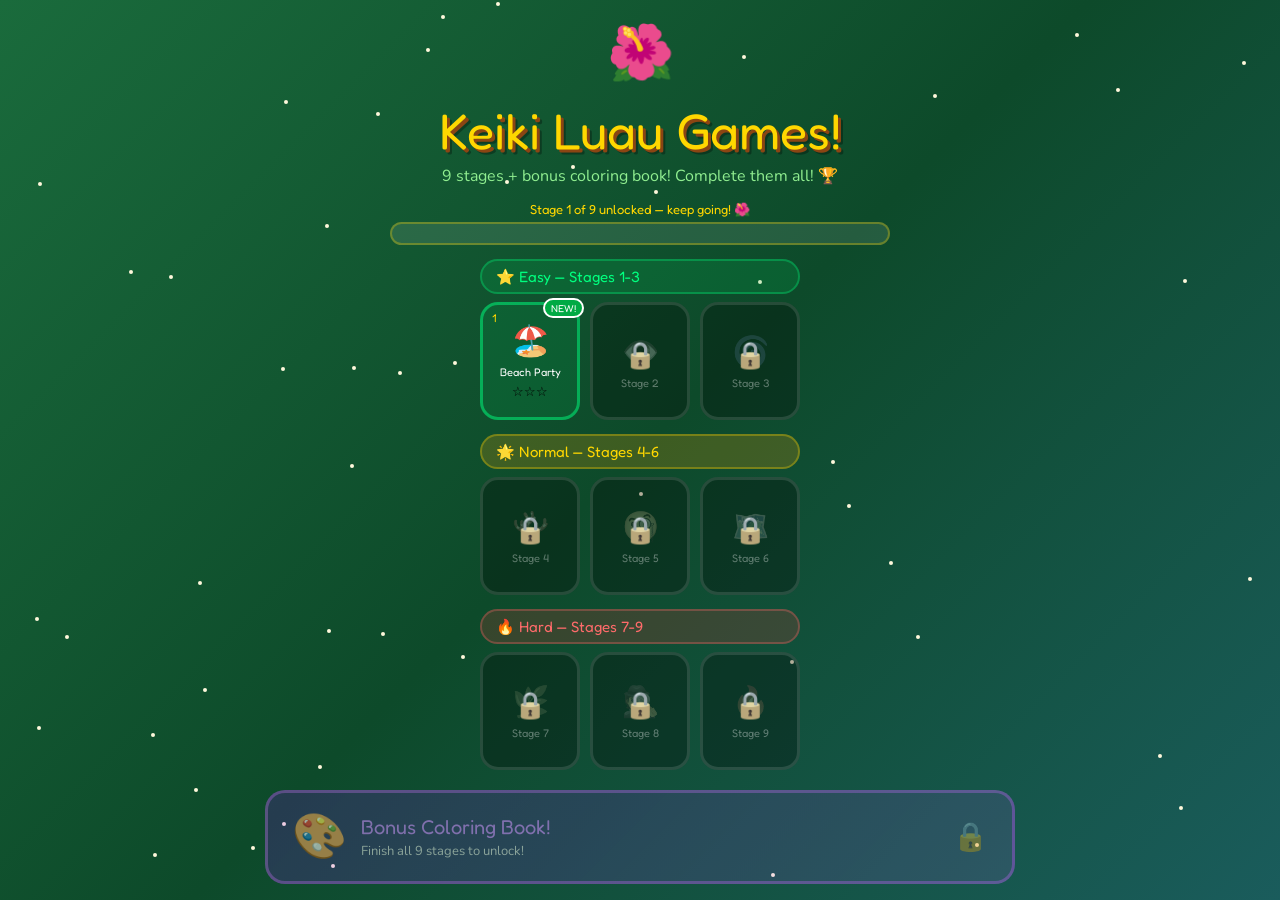
<file: keiki-games.html>
<!DOCTYPE html>
<html>
<head>
<meta charset="UTF-8">
<meta name="viewport" content="width=device-width, initial-scale=1.0">
<title>Keiki Luau Games 🌺</title>
<style>
@import url('https://fonts.googleapis.com/css2?family=Fredoka+One&family=Nunito:wght@600;800&display=swap');
*{box-sizing:border-box;margin:0;padding:0;}
body{font-family:'Nunito',sans-serif;background:linear-gradient(135deg,#1a6b3c 0%,#0d4a2a 50%,#1a5c5c 100%);min-height:100vh;overflow-x:hidden;}
.stars{position:fixed;top:0;left:0;width:100%;height:100%;pointer-events:none;z-index:0;}
.star{position:absolute;width:4px;height:4px;background:#fff8dc;border-radius:50%;animation:twinkle 2s infinite alternate;}
@keyframes twinkle{0%{opacity:0.2;}100%{opacity:0.9;}}
@keyframes bounce{0%,100%{transform:translateY(0);}50%{transform:translateY(-8px);}}
@keyframes wiggle{0%,100%{transform:rotate(-5deg);}50%{transform:rotate(5deg);}}
@keyframes pop{0%{transform:scale(0.5);opacity:0;}80%{transform:scale(1.2);}100%{transform:scale(1);opacity:1;}}
@keyframes float{0%,100%{transform:translateY(0px);}50%{transform:translateY(-12px);}}
@keyframes shimmer{0%,100%{opacity:0.7;}50%{opacity:1;}}
@keyframes confettiFall{0%{transform:translateY(-20px) rotate(0deg);opacity:1;}100%{transform:translateY(700px) rotate(720deg);opacity:0;}}
@keyframes timerPulse{0%,100%{transform:scale(1);}50%{transform:scale(1.12);}}
@keyframes timerShake{0%,100%{transform:rotate(0);}25%{transform:rotate(-4deg);}75%{transform:rotate(4deg);}}
@keyframes spin{0%{transform:rotate(0deg);}100%{transform:rotate(360deg);}}
@keyframes stageUnlock{0%{transform:scale(0.3) rotate(-20deg);opacity:0;}70%{transform:scale(1.2) rotate(5deg);}100%{transform:scale(1) rotate(0deg);opacity:1;}}
@keyframes starPop{0%{transform:scale(0);opacity:0;}60%{transform:scale(1.4);}100%{transform:scale(1);opacity:1;}}
@keyframes rainbowPulse{0%{border-color:#FF0000;}16%{border-color:#FF8800;}33%{border-color:#FFD700;}50%{border-color:#00AA00;}66%{border-color:#0066FF;}83%{border-color:#8800CC;}100%{border-color:#FF0000;}}

.page{display:none;}.page.active{display:block;}

/* MENU */
#menu-page{min-height:100vh;display:flex;flex-direction:column;align-items:center;justify-content:flex-start;padding:16px;position:relative;z-index:1;}
.menu-title{font-family:'Fredoka One',cursive;font-size:clamp(26px,6vw,50px);color:#FFD700;text-align:center;text-shadow:3px 3px 0 #8B4513,5px 5px 0 rgba(0,0,0,0.3);animation:float 3s ease-in-out infinite;margin-bottom:4px;}
.menu-subtitle{font-size:clamp(11px,2.5vw,16px);color:#90EE90;text-align:center;margin-bottom:14px;animation:shimmer 2s ease-in-out infinite;}
.tiki-icon{font-size:54px;text-align:center;margin-bottom:10px;animation:wiggle 2s ease-in-out infinite;display:block;}
.progress-label{font-family:'Fredoka One',cursive;font-size:13px;color:#FFD700;text-align:center;margin-bottom:5px;}
.progress-wrap{width:100%;max-width:500px;margin:0 auto 14px;background:rgba(255,255,255,0.1);border-radius:50px;border:2px solid rgba(255,215,0,0.3);padding:4px;}
.progress-bar{height:11px;border-radius:50px;background:linear-gradient(90deg,#FFD700,#FFA500);transition:width 0.6s ease;}

/* DIFFICULTY SECTIONS */
.diff-section{width:100%;max-width:750px;margin-bottom:14px;}
.diff-header{display:flex;align-items:center;gap:10px;margin-bottom:8px;padding:6px 14px;border-radius:50px;font-family:'Fredoka One',cursive;font-size:15px;}
.diff-header.easy{background:rgba(0,180,80,0.2);color:#00FF7F;border:2px solid rgba(0,255,127,0.3);}
.diff-header.normal{background:rgba(255,165,0,0.2);color:#FFD700;border:2px solid rgba(255,215,0,0.3);}
.diff-header.hard{background:rgba(220,50,50,0.2);color:#FF6B6B;border:2px solid rgba(255,107,107,0.3);}
.diff-header.bonus{background:rgba(150,0,255,0.2);color:#CC88FF;border:2px solid rgba(200,100,255,0.3);animation:rainbowPulse 3s linear infinite;}
.stages-row{display:flex;flex-wrap:wrap;gap:10px;justify-content:flex-start;}

/* STAGE NODE */
.stage-node{width:100px;height:118px;border-radius:18px;display:flex;flex-direction:column;align-items:center;justify-content:center;gap:4px;cursor:pointer;transition:transform 0.2s,box-shadow 0.2s;position:relative;border:3px solid transparent;}
.stage-node.easy-node{background:rgba(0,180,80,0.15);border-color:rgba(0,255,127,0.5);}
.stage-node.normal-node{background:rgba(255,165,0,0.15);border-color:rgba(255,215,0,0.5);}
.stage-node.hard-node{background:rgba(220,50,50,0.15);border-color:rgba(255,107,107,0.5);}
.stage-node.bonus-node{background:rgba(150,0,255,0.15);border-color:rgba(200,100,255,0.5);animation:rainbowPulse 3s linear infinite;}
.stage-node.locked{background:rgba(0,0,0,0.3);border-color:rgba(255,255,255,0.12);cursor:not-allowed;filter:grayscale(0.7);animation:none;}
.stage-node.completed{box-shadow:0 0 12px rgba(0,255,127,0.4);}
.stage-node:not(.locked):hover{transform:scale(1.08) rotate(-2deg);box-shadow:0 6px 24px rgba(255,215,0,0.3);}
.stage-num{font-family:'Fredoka One',cursive;font-size:11px;color:#FFD700;position:absolute;top:6px;left:9px;}
.stage-emoji{font-size:30px;}
.stage-label{font-family:'Fredoka One',cursive;font-size:11px;color:#fff;text-align:center;line-height:1.2;padding:0 3px;}
.stage-stars{display:flex;gap:1px;font-size:13px;}
.lock-icon{font-size:26px;position:absolute;top:50%;left:50%;transform:translate(-50%,-65%);}
.stage-badge{position:absolute;top:-7px;right:-7px;background:#00AA44;color:#fff;font-family:'Fredoka One',cursive;font-size:10px;padding:2px 6px;border-radius:20px;border:2px solid #fff;}
.stage-badge.hot{background:#FF4500;}

/* COLORING BOOK BUTTON */
.coloring-book-btn{background:linear-gradient(135deg,rgba(150,0,255,0.3),rgba(200,100,255,0.2));border:3px solid rgba(200,100,255,0.6);border-radius:20px;padding:14px 24px;display:flex;align-items:center;gap:14px;cursor:pointer;transition:transform 0.2s,box-shadow 0.2s;margin-top:6px;animation:rainbowPulse 3s linear infinite;width:100%;max-width:750px;}
.coloring-book-btn:hover{transform:scale(1.03);box-shadow:0 6px 24px rgba(200,100,255,0.4);}
.cb-emoji{font-size:44px;}
.cb-text .cb-title{font-family:'Fredoka One',cursive;font-size:20px;color:#CC88FF;}
.cb-text .cb-sub{font-size:13px;color:#ddd;margin-top:3px;}
.cb-lock{font-size:28px;margin-left:auto;opacity:0.6;}

/* GAME PAGE */
.game-page{min-height:100vh;padding:10px 12px;position:relative;z-index:1;}
.top-bar{display:flex;align-items:center;gap:7px;margin-bottom:10px;flex-wrap:wrap;}
.top-btn{background:rgba(255,215,0,0.18);border:2px solid #FFD700;color:#FFD700;border-radius:50px;padding:6px 13px;font-family:'Fredoka One',cursive;font-size:13px;cursor:pointer;transition:all 0.2s;white-space:nowrap;}
.top-btn:hover{background:#FFD700;color:#1a4a1a;}
.game-title-bar{font-family:'Fredoka One',cursive;font-size:clamp(15px,3.5vw,24px);color:#FFD700;text-shadow:2px 2px 0 #8B4513;}
.diff-pill{border-radius:50px;padding:4px 11px;font-family:'Fredoka One',cursive;font-size:12px;}
.diff-pill.easy{background:rgba(0,180,80,0.3);color:#00FF7F;border:1px solid #00FF7F;}
.diff-pill.normal{background:rgba(255,165,0,0.3);color:#FFD700;border:1px solid #FFD700;}
.diff-pill.hard{background:rgba(220,50,50,0.3);color:#FF6B6B;border:1px solid #FF6B6B;}
.diff-pill.bonus{background:rgba(150,0,255,0.3);color:#CC88FF;border:1px solid #CC88FF;}
.stage-pill{background:rgba(0,0,0,0.3);border:2px solid rgba(255,215,0,0.5);border-radius:50px;padding:4px 10px;font-family:'Fredoka One',cursive;font-size:12px;color:#FFD700;}
.timer-wrap{margin-left:auto;display:flex;align-items:center;gap:5px;}
.timer-box{background:rgba(0,0,0,0.35);border:3px solid #FFD700;border-radius:13px;padding:4px 10px;font-family:'Fredoka One',cursive;font-size:18px;color:#FFD700;min-width:72px;text-align:center;}
.timer-box.warning{border-color:#FF8C00;color:#FF8C00;animation:timerPulse 0.6s ease-in-out infinite;}
.timer-box.danger{border-color:#FF0000;color:#FF0000;animation:timerShake 0.3s ease-in-out infinite;}
.score-box{background:rgba(0,0,0,0.25);border:2px solid rgba(255,215,0,0.5);border-radius:50px;padding:4px 10px;font-family:'Fredoka One',cursive;font-size:14px;color:#FFD700;}
.game-panel{background:rgba(255,255,255,0.09);border:3px solid rgba(255,215,0,0.35);border-radius:18px;padding:12px;backdrop-filter:blur(4px);}

/* SEARCH & FIND */
.sf-scene{position:relative;width:100%;padding-top:56%;border-radius:12px;overflow:hidden;border:3px solid #4682B4;cursor:crosshair;}
.sf-scene-inner{position:absolute;top:0;left:0;width:100%;height:100%;}
.sf-item{position:absolute;font-size:clamp(18px,3.2vw,30px);cursor:pointer;transition:transform 0.15s;user-select:none;filter:drop-shadow(1px 1px 2px rgba(0,0,0,0.4));}
.sf-item:hover{transform:scale(1.18);}
.sf-item.found{pointer-events:none;}
.found-ring{display:none;position:absolute;top:-5px;left:-5px;right:-5px;bottom:-5px;border:3px solid #00FF7F;border-radius:50%;animation:spin 1s linear infinite;}
.sf-item.found .found-ring{display:block;}
.find-list{display:flex;flex-wrap:wrap;gap:6px;margin-top:9px;justify-content:center;}
.find-chip{background:rgba(255,255,255,0.13);border:2px solid rgba(255,255,255,0.35);border-radius:50px;padding:3px 9px;font-size:11px;color:#fff;display:flex;align-items:center;gap:4px;transition:all 0.3s;}
.find-chip.found{background:rgba(0,200,100,0.28);border-color:#00FF7F;color:#00FF7F;text-decoration:line-through;}
.chip-emoji{font-size:14px;}

/* I SPY */
.ispy-scene{background:#FFF8E7;border-radius:13px;padding:11px;margin-bottom:9px;border:3px solid #DEB887;text-align:center;font-size:clamp(22px,3.8vw,34px);line-height:1.7;min-height:95px;display:flex;align-items:center;justify-content:center;flex-wrap:wrap;gap:2px;}
.count-grid{display:grid;grid-template-columns:repeat(2,1fr);gap:9px;max-width:460px;margin:0 auto;}
.ispy-card{background:rgba(255,255,255,0.11);border:3px solid rgba(255,215,0,0.45);border-radius:15px;padding:12px 10px;text-align:center;cursor:pointer;transition:transform 0.2s,background 0.2s;}
.ispy-card:hover{transform:scale(1.04);background:rgba(255,255,255,0.2);}
.ispy-card.selected{border-color:#FFD700;background:rgba(255,215,0,0.15);}
.big-emoji{font-size:40px;margin-bottom:4px;}
.item-name{font-family:'Fredoka One',cursive;font-size:14px;color:#FFD700;}
.count-display{margin-top:6px;font-size:22px;font-weight:800;color:#fff;background:rgba(0,0,0,0.18);border-radius:9px;padding:4px;min-height:38px;display:flex;align-items:center;justify-content:center;}
.count-display.correct{background:rgba(0,200,100,0.3);border:2px solid #00FF7F;color:#00FF7F;}
.num-pad{display:grid;grid-template-columns:repeat(3,1fr);gap:5px;max-width:210px;margin:11px auto 0;}
.num-btn{background:rgba(255,255,255,0.18);border:2px solid rgba(255,255,255,0.45);border-radius:11px;padding:9px;font-family:'Fredoka One',cursive;font-size:18px;color:#fff;cursor:pointer;transition:all 0.15s;}
.num-btn:hover{background:#FFD700;color:#1a4a1a;transform:scale(1.05);}
.num-btn:active{transform:scale(0.93);}

/* MAZE */
.maze-wrap{display:flex;flex-direction:column;align-items:center;gap:9px;}
#mazeCanvas{border-radius:13px;border:4px solid rgba(255,215,0,0.6);touch-action:none;max-width:100%;}
.maze-controls{display:grid;grid-template-columns:repeat(3,56px);grid-template-rows:repeat(3,56px);gap:4px;}
.dir-btn{background:rgba(255,215,0,0.22);border:2px solid #FFD700;border-radius:11px;color:#FFD700;font-size:22px;cursor:pointer;transition:all 0.1s;display:flex;align-items:center;justify-content:center;user-select:none;}
.dir-btn:hover{background:rgba(255,215,0,0.4);transform:scale(1.06);}
.dir-btn:active{background:#FFD700;color:#1a4a1a;transform:scale(0.93);}
.dir-btn.empty{background:transparent;border:none;pointer-events:none;}
.maze-hint{color:#90EE90;font-size:11px;text-align:center;animation:shimmer 2s ease-in-out infinite;}

/* COLORING PAGE */
#coloring-page{min-height:100vh;padding:10px 12px;position:relative;z-index:1;}
.color-top-bar{display:flex;align-items:center;gap:7px;margin-bottom:10px;flex-wrap:wrap;}
.coloring-area{display:flex;flex-direction:column;align-items:center;gap:10px;width:100%;}
.canvas-wrap{background:#fff;border-radius:14px;border:4px solid rgba(255,215,0,0.7);overflow:hidden;}
#colorCanvas{display:block;cursor:crosshair;touch-action:none;max-width:100%;}
.color-toolbar{display:flex;flex-wrap:wrap;align-items:center;justify-content:center;gap:7px;background:rgba(0,0,0,0.3);border:2px solid rgba(255,215,0,0.4);border-radius:14px;padding:9px 12px;width:100%;max-width:700px;}
.tool-label{font-family:'Fredoka One',cursive;font-size:12px;color:#FFD700;white-space:nowrap;}
.palette{display:flex;flex-wrap:wrap;gap:5px;justify-content:center;}
.color-swatch{width:28px;height:28px;border-radius:50%;cursor:pointer;border:3px solid transparent;transition:transform 0.15s,border-color 0.15s;flex-shrink:0;}
.color-swatch:hover{transform:scale(1.15);}
.color-swatch.active{border-color:#FFD700;transform:scale(1.2);}
.brush-row{display:flex;align-items:center;gap:6px;}
.brush-btn{background:rgba(255,255,255,0.15);border:2px solid rgba(255,215,0,0.5);border-radius:50%;cursor:pointer;display:flex;align-items:center;justify-content:center;transition:all 0.15s;flex-shrink:0;}
.brush-btn:hover,.brush-btn.bactive{background:#FFD700;}
.brush-dot{background:#fff;border-radius:50%;pointer-events:none;}
.action-btn{background:rgba(255,215,0,0.2);border:2px solid #FFD700;color:#FFD700;border-radius:50px;padding:6px 13px;font-family:'Fredoka One',cursive;font-size:13px;cursor:pointer;transition:all 0.2s;white-space:nowrap;}
.action-btn:hover,.action-btn.aactive{background:#FFD700;color:#1a4a1a;}
.page-selector{display:flex;gap:7px;flex-wrap:wrap;justify-content:center;max-width:700px;}
.pg-btn{background:rgba(255,255,255,0.1);border:2px solid rgba(255,215,0,0.4);border-radius:12px;padding:7px 11px;color:#FFD700;font-family:'Fredoka One',cursive;font-size:12px;cursor:pointer;transition:all 0.2s;text-align:center;min-width:70px;}
.pg-btn:hover,.pg-btn.pgactive{background:rgba(255,215,0,0.25);border-color:#FFD700;}
.pg-emoji{font-size:20px;display:block;margin-bottom:2px;}
.mode-hint{color:#90EE90;font-size:11px;text-align:center;animation:shimmer 1.5s ease-in-out infinite;}

/* WIN OVERLAY */
.win-overlay{display:none;position:fixed;top:0;left:0;width:100%;height:100%;z-index:100;background:rgba(0,0,0,0.75);align-items:center;justify-content:center;flex-direction:column;}
.win-overlay.active{display:flex;}
.win-box{background:linear-gradient(135deg,#1a6b3c,#0d4a2a);border:4px solid #FFD700;border-radius:22px;padding:22px 28px;text-align:center;animation:pop 0.4s ease-out;z-index:101;max-width:350px;width:94%;}
.win-emoji{font-size:60px;display:block;animation:bounce 1s ease-in-out infinite;}
.win-title{font-family:'Fredoka One',cursive;font-size:30px;color:#FFD700;margin:7px 0 3px;text-shadow:2px 2px 0 #8B4513;}
.win-sub{color:#90EE90;font-size:13px;margin-bottom:7px;line-height:1.5;}
.win-stars{font-size:30px;margin-bottom:7px;display:flex;gap:3px;justify-content:center;}
.win-star{animation:starPop 0.4s ease-out forwards;opacity:0;}
.win-time{font-family:'Fredoka One',cursive;font-size:16px;color:#FFD700;background:rgba(0,0,0,0.3);border-radius:11px;padding:4px 12px;margin-bottom:12px;display:inline-block;}
.win-btns{display:flex;gap:7px;justify-content:center;flex-wrap:wrap;}
.win-btn{background:#FFD700;color:#1a4a1a;border:none;border-radius:50px;padding:9px 18px;font-family:'Fredoka One',cursive;font-size:15px;cursor:pointer;transition:transform 0.2s;}
.win-btn:hover{transform:scale(1.06);}
.win-btn.outline{background:transparent;border:2px solid #FFD700;color:#FFD700;}
.win-btn.outline:hover{background:#FFD700;color:#1a4a1a;}

/* TIMEOUT */
.timeout-overlay{display:none;position:fixed;top:0;left:0;width:100%;height:100%;z-index:100;background:rgba(0,0,0,0.75);align-items:center;justify-content:center;}
.timeout-overlay.active{display:flex;}
.timeout-box{background:linear-gradient(135deg,#4a1a1a,#2a0d0d);border:4px solid #FF4500;border-radius:22px;padding:22px 28px;text-align:center;animation:pop 0.4s ease-out;max-width:310px;width:94%;}
.timeout-emoji{font-size:56px;display:block;animation:wiggle 0.5s ease-in-out infinite;}
.timeout-title{font-family:'Fredoka One',cursive;font-size:28px;color:#FF4500;margin:7px 0 4px;}
.timeout-sub{color:#ffaaaa;font-size:13px;margin-bottom:14px;}
.timeout-btns{display:flex;gap:7px;justify-content:center;flex-wrap:wrap;}
.t-btn{border:none;border-radius:50px;padding:9px 18px;font-family:'Fredoka One',cursive;font-size:16px;cursor:pointer;transition:transform 0.2s;}
.t-btn:hover{transform:scale(1.06);}
.t-btn.primary{background:#FF4500;color:#fff;}
.t-btn.secondary{background:transparent;border:2px solid #FF4500;color:#FF4500;}

/* UNLOCK */
.unlock-overlay{display:none;position:fixed;top:0;left:0;width:100%;height:100%;z-index:110;background:rgba(0,0,0,0.82);align-items:center;justify-content:center;}
.unlock-overlay.active{display:flex;}
.unlock-box{background:linear-gradient(135deg,#1a3a6b,#0d2a4a);border:4px solid #FFD700;border-radius:22px;padding:24px 32px;text-align:center;animation:stageUnlock 0.6s ease-out;max-width:290px;width:94%;}
.unlock-emoji{font-size:68px;display:block;animation:bounce 1s ease-in-out infinite;}
.unlock-title{font-family:'Fredoka One',cursive;font-size:24px;color:#FFD700;margin:8px 0 3px;}
.unlock-sub{color:#90EE90;font-size:13px;margin-bottom:14px;}
.unlock-btn{background:#FFD700;color:#1a4a1a;border:none;border-radius:50px;padding:10px 24px;font-family:'Fredoka One',cursive;font-size:17px;cursor:pointer;transition:transform 0.2s;}
.unlock-btn:hover{transform:scale(1.06);}

.confetti-piece{position:fixed;width:10px;height:10px;border-radius:2px;z-index:120;pointer-events:none;animation:confettiFall 2.5s ease-in forwards;}

@media(max-width:480px){
  .maze-controls{grid-template-columns:repeat(3,48px);grid-template-rows:repeat(3,48px);}
  .dir-btn{font-size:19px;}
  .stages-row{gap:8px;}
  .stage-node{width:86px;height:105px;}
}
</style>
</head>
<body>
<div class="stars" id="starsContainer"></div>

<!-- MENU -->
<div id="menu-page" class="page active">
  <span class="tiki-icon">🌺</span>
  <div class="menu-title">Keiki Luau Games!</div>
  <div class="menu-subtitle">9 stages + bonus coloring book! Complete them all! 🏆</div>
  <div class="progress-label" id="progressLabel">Loading progress...</div>
  <div class="progress-wrap"><div class="progress-bar" id="progressBar" style="width:0%"></div></div>
  <div id="stageMapRoot"></div>
  <!-- Coloring Book Button -->
  <div class="coloring-book-btn" id="coloringBookBtn" onclick="openColoringBook()">
    <div class="cb-emoji">🎨</div>
    <div class="cb-text">
      <div class="cb-title">Bonus Coloring Book!</div>
      <div class="cb-sub" id="cbSubText">Finish all 9 stages to unlock 5 coloring pages!</div>
    </div>
    <div class="cb-lock" id="cbLockIcon">🔒</div>
  </div>
</div>

<!-- SEARCH & FIND -->
<div id="search-page" class="page game-page">
  <div class="top-bar">
    <button class="top-btn" onclick="goMenu()">🏠 Menu</button>
    <button class="top-btn" onclick="restartCurrentGame()">🔄 Restart</button>
    <div class="game-title-bar">🔍 Search &amp; Find</div>
    <div class="stage-pill" id="sf-stage-pill">Stage 1</div>
    <div class="diff-pill easy" id="sf-diff-pill">Easy</div>
    <div class="timer-wrap">
      <div class="score-box" id="sf-score">0/6</div>
      <div class="timer-box" id="sf-timer">⏱ 90</div>
    </div>
  </div>
  <div class="game-panel">
    <div class="sf-scene" id="sfScene"><div class="sf-scene-inner" id="sfItems"></div></div>
    <div class="find-list" id="findList"></div>
  </div>
</div>

<!-- I SPY -->
<div id="ispy-page" class="page game-page">
  <div class="top-bar">
    <button class="top-btn" onclick="goMenu()">🏠 Menu</button>
    <button class="top-btn" onclick="restartCurrentGame()">🔄 Restart</button>
    <div class="game-title-bar">👁️ I Spy Luau</div>
    <div class="stage-pill" id="ispy-stage-pill">Stage 2</div>
    <div class="diff-pill easy" id="ispy-diff-pill">Easy</div>
    <div class="timer-wrap">
      <div class="score-box" id="ispy-score">0/4</div>
      <div class="timer-box" id="ispy-timer">⏱ 90</div>
    </div>
  </div>
  <div class="ispy-scene" id="ispyScene"></div>
  <p style="text-align:center;color:#FFD700;font-family:'Fredoka One',cursive;font-size:15px;margin-bottom:8px;">Tap an item, then pick how many! 👆</p>
  <div class="count-grid" id="countGrid"></div>
  <div class="num-pad" id="numPad" style="display:none;"></div>
</div>

<!-- MAZE -->
<div id="maze-page" class="page game-page">
  <div class="top-bar">
    <button class="top-btn" onclick="goMenu()">🏠 Menu</button>
    <button class="top-btn" onclick="restartCurrentGame()">🔄 Restart</button>
    <div class="game-title-bar">🌀 Maze</div>
    <div class="stage-pill" id="maze-stage-pill">Stage 3</div>
    <div class="diff-pill easy" id="maze-diff-pill">Easy</div>
    <div class="timer-wrap">
      <div class="timer-box" id="maze-timer">⏱ 90</div>
    </div>
  </div>
  <div class="maze-wrap">
    <canvas id="mazeCanvas"></canvas>
    <p class="maze-hint">Tap arrows, swipe, or use keyboard! 🌺</p>
    <div class="maze-controls">
      <div class="dir-btn empty"></div><div class="dir-btn" onclick="movePlayer(0,-1)">▲</div><div class="dir-btn empty"></div>
      <div class="dir-btn" onclick="movePlayer(-1,0)">◀</div><div class="dir-btn empty"></div><div class="dir-btn" onclick="movePlayer(1,0)">▶</div>
      <div class="dir-btn empty"></div><div class="dir-btn" onclick="movePlayer(0,1)">▼</div><div class="dir-btn empty"></div>
    </div>
  </div>
</div>

<!-- COLORING BOOK -->
<div id="coloring-page" class="page">
  <div class="color-top-bar" style="position:relative;z-index:1;">
    <button class="top-btn" onclick="goMenu()">🏠 Menu</button>
    <div class="game-title-bar">🎨 Coloring Book</div>
    <div class="diff-pill bonus" style="margin-left:auto;">BONUS</div>
  </div>
  <div class="coloring-area" style="position:relative;z-index:1;">
    <div class="page-selector" id="pageSelector"></div>
    <div class="mode-hint" id="modeHint">🖌️ Draw mode — tap and drag to color!</div>
    <div class="canvas-wrap"><canvas id="colorCanvas"></canvas></div>
    <div class="color-toolbar">
      <div class="tool-label">🎨 Colors:</div>
      <div class="palette" id="palette"></div>
    </div>
    <div class="color-toolbar">
      <div class="tool-label">Brush:</div>
      <div class="brush-row" id="brushRow"></div>
      <div class="tool-label" style="margin-left:8px;">Tools:</div>
      <button class="action-btn aactive" id="drawBtn" onclick="setColorMode('draw')">✏️ Draw</button>
      <button class="action-btn" id="fillBtn" onclick="setColorMode('fill')">🪣 Fill</button>
      <button class="action-btn" id="eraseBtn" onclick="setColorMode('erase')">🧹 Erase</button>
      <button class="action-btn" onclick="clearColorCanvas()">🗑️ Clear</button>
    </div>
  </div>
</div>

<!-- OVERLAYS -->
<div class="win-overlay" id="winOverlay">
  <div class="win-box">
    <span class="win-emoji" id="winEmoji">🎉</span>
    <div class="win-title" id="winTitle">Awesome!</div>
    <div class="win-sub" id="winSub">You did it!</div>
    <div class="win-stars" id="winStars"></div>
    <div class="win-time" id="winTime"></div>
    <div class="win-btns" id="winBtns"></div>
  </div>
</div>
<div class="timeout-overlay" id="timeoutOverlay">
  <div class="timeout-box">
    <span class="timeout-emoji">⏰</span>
    <div class="timeout-title">Time's Up!</div>
    <div class="timeout-sub" id="timeoutSub">Try again! 💪</div>
    <div class="timeout-btns">
      <button class="t-btn primary" onclick="timeoutRetry()">🔄 Try Again</button>
      <button class="t-btn secondary" onclick="goMenu();closeTimeout()">🏠 Menu</button>
    </div>
  </div>
</div>
<div class="unlock-overlay" id="unlockOverlay">
  <div class="unlock-box">
    <span class="unlock-emoji" id="unlockEmoji">🔓</span>
    <div class="unlock-title" id="unlockTitle">Unlocked!</div>
    <div class="unlock-sub" id="unlockSub">Get ready!</div>
    <button class="unlock-btn" onclick="closeUnlock()">Let's Go! 🌺</button>
  </div>
</div>

<script>
/* ===== AUDIO ===== */
var AC=window.AudioContext||window.webkitAudioContext,ac;
function getAC(){if(!ac)ac=new AC();return ac;}
function tone(f,d,t,v){t=t||'sine';v=v||0.3;try{var c=getAC(),o=c.createOscillator(),g=c.createGain();o.connect(g);g.connect(c.destination);o.type=t;o.frequency.setValueAtTime(f,c.currentTime);g.gain.setValueAtTime(v,c.currentTime);g.gain.exponentialRampToValueAtTime(0.001,c.currentTime+d);o.start(c.currentTime);o.stop(c.currentTime+d);}catch(e){}}
function playOK(){[523,659,784,1047].forEach(function(f,i){setTimeout(function(){tone(f,0.25,'sine',0.3);},i*80);});}
function playWin(){[523,659,784,1047,1319,1568].forEach(function(f,i){setTimeout(function(){tone(f,0.3,'sine',0.4);},i*100);});setTimeout(function(){tone(1047,0.6,'sine',0.5);},700);}
function playUnlockSound(){[392,494,587,784,988].forEach(function(f,i){setTimeout(function(){tone(f,0.3,'sine',0.35);},i*120);});}
function playClick(){tone(440,0.08,'sine',0.15);}
function playBad(){tone(200,0.2,'sawtooth',0.2);}
function playTick(){tone(880,0.04,'sine',0.08);}
function playUrgent(){tone(660,0.1,'square',0.25);}

/* ===== STARS ===== */
var sc=document.getElementById('starsContainer');
for(var i=0;i<50;i++){var st=document.createElement('div');st.className='star';st.style.left=Math.random()*100+'%';st.style.top=Math.random()*100+'%';st.style.animationDelay=Math.random()*3+'s';st.style.animationDuration=(1.5+Math.random()*2)+'s';sc.appendChild(st);}

/* ===== HELPERS ===== */
function shuffle(a){var b=a.slice();for(var i=b.length-1;i>0;i--){var j=Math.floor(Math.random()*(i+1));var t=b[i];b[i]=b[j];b[j]=t;}return b;}

/* ===== SEARCH ITEMS ===== */
var ALL_ITEMS={
  ukulele:{emoji:'🎸',label:'Ukulele'},pineapple:{emoji:'🍍',label:'Pineapple'},
  hibiscus:{emoji:'🌺',label:'Hibiscus'},gecko:{emoji:'🦎',label:'Gecko'},
  surfboard:{emoji:'🏄',label:'Surfboard'},coconut:{emoji:'🥥',label:'Coconut'},
  sunglasses:{emoji:'🕶️',label:'Sunglasses'},flipflop:{emoji:'🩴',label:'Flip Flop'},
  starfish:{emoji:'⭐',label:'Starfish'},crab:{emoji:'🦀',label:'Crab'},
  fish:{emoji:'🐠',label:'Fish'},shell:{emoji:'🐚',label:'Shell'}
};
var POS=[
  {x:8,y:10},{x:65,y:8},{x:30,y:48},{x:55,y:60},{x:78,y:42},
  {x:14,y:65},{x:45,y:22},{x:24,y:33},{x:82,y:15},{x:50,y:75},
  {x:72,y:68},{x:6,y:40},{x:38,y:10},{x:88,y:55},{x:20,y:80}
];

/* ===== 9 STAGES ===== */
var STAGES=[
  /* EASY 1-3 */
  {n:1,diff:'easy',type:'search',label:'Beach Party',emoji:'🏖️',time:100,
   bg:'linear-gradient(180deg,#87CEEB,#B0E0E6,#90EE90)',
   itemKeys:['ukulele','pineapple','hibiscus','coconut','sunglasses','flipflop'],
   distractors:['🌴','🌊','⭐','🌸','🦋','🐚']},
  {n:2,diff:'easy',type:'ispy',label:'I Spy Easy',emoji:'👁️',time:100,
   items:[{id:'pineapple',emoji:'🍍',label:'Pineapples',count:4},{id:'hibiscus',emoji:'🌺',label:'Hibiscus',count:3},{id:'sunglasses',emoji:'🕶️',label:'Sunglasses',count:3},{id:'flipflop',emoji:'🩴',label:'Flip Flops',count:5}]},
  {n:3,diff:'easy',type:'maze',label:'Baby Maze',emoji:'🌀',time:100,mazeW:5,mazeH:5},
  /* NORMAL 4-6 */
  {n:4,diff:'normal',type:'search',label:'Coral Reef',emoji:'🪸',time:80,
   bg:'linear-gradient(180deg,#006994,#0087b3,#20B2AA)',
   itemKeys:['gecko','surfboard','coconut','hibiscus','flipflop','ukulele','pineapple'],
   distractors:['🦜','🌿','🍃','🐠','🦀','🌙','🔥']},
  {n:5,diff:'normal',type:'ispy',label:'I Spy Normal',emoji:'🧐',time:80,
   items:[{id:'coconut',emoji:'🥥',label:'Coconuts',count:5},{id:'gecko',emoji:'🦎',label:'Geckos',count:4},{id:'surfboard',emoji:'🏄',label:'Surfers',count:5},{id:'pineapple',emoji:'🍍',label:'Pineapples',count:6}]},
  {n:6,diff:'normal',type:'maze',label:'Island Maze',emoji:'🗺️',time:80,mazeW:9,mazeH:9},
  /* HARD 7-9 */
  {n:7,diff:'hard',type:'search',label:'Jungle Hunt',emoji:'🌿',time:60,
   bg:'linear-gradient(180deg,#2ecc71,#27ae60,#1e8449)',
   itemKeys:['gecko','surfboard','coconut','hibiscus','flipflop','ukulele','pineapple','sunglasses','starfish','crab'],
   distractors:['🦜','🌿','🍃','🐠','🦋','🌙','🔥','🌸','🐡','🐟']},
  {n:8,diff:'hard',type:'ispy',label:'Super Spy',emoji:'🕵️',time:60,
   items:[{id:'starfish',emoji:'⭐',label:'Starfish',count:7},{id:'crab',emoji:'🦀',label:'Crabs',count:5},{id:'fish',emoji:'🐠',label:'Fish',count:8},{id:'shell',emoji:'🐚',label:'Shells',count:6}]},
  {n:9,diff:'hard',type:'maze',label:'Epic Maze',emoji:'🔥',time:60,mazeW:13,mazeH:11}
];

/* ===== PROGRESS ===== */
var prog={stars:[0,0,0,0,0,0,0,0,0],unlocked:0,coloringUnlocked:false};
function saveProg(){try{localStorage.setItem('keikiProg3',JSON.stringify(prog));}catch(e){}}
function loadProg(){try{var p=localStorage.getItem('keikiProg3');if(p){var d=JSON.parse(p);prog.stars=d.stars||[0,0,0,0,0,0,0,0,0];prog.unlocked=d.unlocked||0;prog.coloringUnlocked=d.coloringUnlocked||false;}}catch(e){}}
loadProg();

/* ===== STATE ===== */
var curPage='menu',curStage=0;
var timerInt=null,timeLeft=0,timerElId=null,retryCb=null;

/* ===== NAV ===== */
function showPage(p){document.querySelectorAll('.page').forEach(function(el){el.classList.remove('active');});document.getElementById(p+'-page').classList.add('active');curPage=p;if(p!=='menu'){window.scrollTo({top:document.body.scrollHeight,left:0,behavior:'smooth'});}} 
function goMenu(){stopTimer();closeWin();closeTimeout();closeUnlock();showPage('menu');renderMenu();}
function restartCurrentGame(){stopTimer();closeWin();closeTimeout();launchStage(curStage);}

/* ===== MENU RENDER ===== */
function renderMenu(){
  var completed=prog.stars.filter(function(s){return s>0;}).length;
  var pct=Math.round((completed/9)*100);
  document.getElementById('progressBar').style.width=pct+'%';
  document.getElementById('progressLabel').textContent=
    completed===9?'All 9 stages done! Coloring Book is OPEN! 🎨':
    'Stage '+(prog.unlocked+1)+' of 9 unlocked — keep going! 🌺';

  // Coloring book button
  var cbUnlocked=prog.coloringUnlocked||completed===9;
  if(cbUnlocked){prog.coloringUnlocked=true;saveProg();}
  document.getElementById('cbSubText').textContent=cbUnlocked?'5 luau coloring pages — open now!':'Finish all 9 stages to unlock!';
  document.getElementById('cbLockIcon').textContent=cbUnlocked?'🎨':'🔒';
  document.getElementById('coloringBookBtn').style.opacity=cbUnlocked?'1':'0.6';

  var root=document.getElementById('stageMapRoot');root.innerHTML='';
  var diffs=['easy','normal','hard'];
  var dLabels={easy:'⭐ Easy — Stages 1-3',normal:'🌟 Normal — Stages 4-6',hard:'🔥 Hard — Stages 7-9'};
  diffs.forEach(function(diff){
    var sec=document.createElement('div');sec.className='diff-section';
    var hdr=document.createElement('div');hdr.className='diff-header '+diff;hdr.textContent=dLabels[diff];
    sec.appendChild(hdr);
    var row=document.createElement('div');row.className='stages-row';
    STAGES.forEach(function(s,i){
      if(s.diff!==diff)return;
      var node=document.createElement('div');
      var stars=prog.stars[i]||0;
      var unlocked=i<=prog.unlocked;
      var done=stars>0;
      node.className='stage-node '+diff+'-node'+(unlocked?'':' locked')+(done?' completed':'');
      var stHtml='';for(var k=0;k<3;k++)stHtml+=(k<stars?'⭐':'☆');
      if(unlocked){
        node.innerHTML='<div class="stage-num">'+s.n+'</div><div class="stage-emoji">'+s.emoji+'</div><div class="stage-label">'+s.label+'</div><div class="stage-stars">'+stHtml+'</div>';
        if(i===prog.unlocked&&!done){var b=document.createElement('div');b.className='stage-badge';b.textContent='NEW!';node.appendChild(b);}
        node.onclick=(function(idx){return function(){playClick();launchStage(idx);};})(i);
      } else {
        node.innerHTML='<div class="stage-emoji" style="opacity:0.25">'+s.emoji+'</div><div class="lock-icon">🔒</div><div class="stage-label" style="opacity:0.35">Stage '+s.n+'</div>';
      }
      row.appendChild(node);
    });
    sec.appendChild(row);root.appendChild(sec);
  });
}
renderMenu();

/* ===== LAUNCH STAGE ===== */
function launchStage(idx){
  curStage=idx;var s=STAGES[idx];
  stopTimer();closeWin();closeTimeout();
  var dpill=s.diff;
  if(s.type==='search'){
    document.getElementById('sf-stage-pill').textContent='Stage '+s.n+' of 9';
    document.getElementById('sf-diff-pill').className='diff-pill '+dpill;
    document.getElementById('sf-diff-pill').textContent=s.diff.charAt(0).toUpperCase()+s.diff.slice(1);
    showPage('search');initSearch(s);
  } else if(s.type==='ispy'){
    document.getElementById('ispy-stage-pill').textContent='Stage '+s.n+' of 9';
    document.getElementById('ispy-diff-pill').className='diff-pill '+dpill;
    document.getElementById('ispy-diff-pill').textContent=s.diff.charAt(0).toUpperCase()+s.diff.slice(1);
    showPage('ispy');initISpy(s);
  } else if(s.type==='maze'){
    document.getElementById('maze-stage-pill').textContent='Stage '+s.n+' of 9';
    document.getElementById('maze-diff-pill').className='diff-pill '+dpill;
    document.getElementById('maze-diff-pill').textContent=s.diff.charAt(0).toUpperCase()+s.diff.slice(1);
    showPage('maze');initMaze(s);
  }
}

/* ===== STAGE COMPLETE ===== */
function stageComplete(elapsed,total){
  stopTimer();
  var stars=elapsed/total<=0.4?3:elapsed/total<=0.7?2:1;
  if(stars>(prog.stars[curStage]||0))prog.stars[curStage]=stars;
  var wasTop=prog.unlocked;
  if(curStage===prog.unlocked&&curStage<8)prog.unlocked=curStage+1;
  var allDone=prog.stars.filter(function(s){return s>0;}).length===9;
  if(allDone){prog.coloringUnlocked=true;}
  saveProg();

  var isLast=curStage===8;
  var newUnlock=prog.unlocked>wasTop;
  playWin();launchConfetti();

  var sh='';for(var k=0;k<3;k++)sh+='<span class="win-star" style="animation-delay:'+(k*0.2)+'s">'+(k<stars?'⭐':'☆')+'</span>';
  document.getElementById('winStars').innerHTML=sh;
  document.getElementById('winEmoji').textContent=isLast?'🏆':'🎉';
  document.getElementById('winTitle').textContent=isLast?'Champion!':'Stage Clear!';
  document.getElementById('winSub').textContent=isLast?'All 9 stages done! Coloring Book unlocked! 🎨':'Stage '+STAGES[curStage].n+' done! '+['','Great! 🤙','Super star! 🌟','Speed demon! ⚡'][stars];
  document.getElementById('winTime').textContent='⏱ '+elapsed+'s — '+['','1 Star','2 Stars','3 Stars 🏆'][stars];

  var btns=document.getElementById('winBtns');btns.innerHTML='';
  var b1=document.createElement('button');b1.className='win-btn';b1.textContent='🔄 Again';b1.onclick=function(){closeWin();launchStage(curStage);};btns.appendChild(b1);
  if(!isLast){
    var b2=document.createElement('button');b2.className='win-btn';b2.textContent='Next ▶';
    b2.onclick=(function(ni,nu){return function(){closeWin();if(nu)showUnlock(ni,function(){launchStage(ni);});else launchStage(ni);};})(curStage+1,newUnlock);
    btns.appendChild(b2);
  }
  if(allDone){
    var bc=document.createElement('button');bc.className='win-btn';bc.style.background='#CC88FF';bc.style.color='#fff';bc.textContent='🎨 Coloring!';bc.onclick=function(){closeWin();openColoringBook();};btns.appendChild(bc);
  }
  var b3=document.createElement('button');b3.className='win-btn outline';b3.textContent='🏠 Menu';b3.onclick=function(){closeWin();goMenu();};btns.appendChild(b3);
  document.getElementById('winOverlay').classList.add('active');
}

function showUnlock(idx,cb){
  var s=STAGES[idx];
  document.getElementById('unlockEmoji').textContent=s.emoji;
  document.getElementById('unlockTitle').textContent='Stage '+s.n+' Unlocked!';
  document.getElementById('unlockSub').textContent='"'+s.label+'" is ready! 🎊';
  document.getElementById('unlockOverlay').classList.add('active');
  playUnlockSound();launchConfetti();window._ucb=cb;
}
function closeUnlock(){document.getElementById('unlockOverlay').classList.remove('active');if(window._ucb){window._ucb();window._ucb=null;}}
function closeWin(){document.getElementById('winOverlay').classList.remove('active');}
function showTimeout(sub,retry){stopTimer();document.getElementById('timeoutSub').textContent=sub;document.getElementById('timeoutOverlay').classList.add('active');retryCb=retry;playBad();setTimeout(function(){playBad();},400);}
function timeoutRetry(){closeTimeout();if(retryCb)retryCb();}
function closeTimeout(){document.getElementById('timeoutOverlay').classList.remove('active');}

/* ===== TIMER ===== */
function startTimer(sec,elId,onEnd){stopTimer();timeLeft=sec;timerElId=elId;updateTimer();timerInt=setInterval(function(){timeLeft--;updateTimer();if(timeLeft===10)playUrgent();if(timeLeft<=5&&timeLeft>0)playTick();if(timeLeft<=0){stopTimer();onEnd();}},1000);}
function stopTimer(){if(timerInt){clearInterval(timerInt);timerInt=null;}if(timerElId){var el=document.getElementById(timerElId);if(el){el.classList.remove('warning','danger');}}}
function updateTimer(){if(!timerElId)return;var el=document.getElementById(timerElId);if(!el)return;el.textContent='⏱ '+timeLeft;el.classList.remove('warning','danger');if(timeLeft<=10)el.classList.add('danger');else if(timeLeft<=20)el.classList.add('warning');}
function elapsed(total){return total-timeLeft;}

function launchConfetti(){var cols=['#FFD700','#FF6B6B','#90EE90','#87CEEB','#FF69B4','#FFA500'];for(var i=0;i<60;i++){(function(n){setTimeout(function(){var c=document.createElement('div');c.className='confetti-piece';c.style.left=Math.random()*100+'vw';c.style.top='-20px';c.style.background=cols[Math.floor(Math.random()*cols.length)];c.style.width=(7+Math.random()*9)+'px';c.style.height=(7+Math.random()*9)+'px';c.style.animationDuration=(1.5+Math.random()*1.5)+'s';document.body.appendChild(c);setTimeout(function(){c.remove();},3500);},n*35);})(i);}}

/* ===== SEARCH & FIND ===== */
var sfFound=[],sfStage=null;
function initSearch(s){
  sfStage=s;sfFound=[];
  document.getElementById('sf-score').textContent='0/'+s.itemKeys.length;
  document.getElementById('sfScene').style.background=s.bg;
  var con=document.getElementById('sfItems');con.innerHTML='';
  var pos=shuffle(POS);
  s.itemKeys.forEach(function(key,i){
    var it=ALL_ITEMS[key],p=pos[i]||{x:Math.random()*80+5,y:Math.random()*75+5};
    var el=document.createElement('div');el.className='sf-item';el.id='sfi-'+key;
    el.style.left=p.x+'%';el.style.top=p.y+'%';
    el.innerHTML=it.emoji+'<div class="found-ring"></div>';
    el.onclick=(function(k){return function(){sfClick(k);};})(key);
    con.appendChild(el);
  });
  var dpos=pos.slice(s.itemKeys.length);
  s.distractors.forEach(function(d,i){
    var p=dpos[i]||{x:Math.random()*80+5,y:Math.random()*75+5};
    var el=document.createElement('div');el.className='sf-item';
    el.style.left=p.x+'%';el.style.top=p.y+'%';
    el.textContent=d;el.style.fontSize='17px';el.style.opacity='0.55';
    el.onclick=function(){playBad();el.style.animation='wiggle 0.3s';setTimeout(function(){el.style.animation='';},400);};
    con.appendChild(el);
  });
  var list=document.getElementById('findList');list.innerHTML='';
  s.itemKeys.forEach(function(key){
    var it=ALL_ITEMS[key];
    var ch=document.createElement('div');ch.className='find-chip';ch.id='ch-'+key;
    ch.innerHTML='<span class="chip-emoji">'+it.emoji+'</span>'+it.label;list.appendChild(ch);
  });
  startTimer(s.time,'sf-timer',function(){showTimeout('You found '+sfFound.length+'/'+s.itemKeys.length+'! Try again! 🌺',function(){initSearch(sfStage);});});
}
function sfClick(key){
  if(sfFound.indexOf(key)!==-1)return;
  sfFound.push(key);playOK();
  document.getElementById('sfi-'+key).classList.add('found');
  document.getElementById('ch-'+key).classList.add('found');
  document.getElementById('sf-score').textContent=sfFound.length+'/'+sfStage.itemKeys.length;
  if(sfFound.length===sfStage.itemKeys.length)setTimeout(function(){stageComplete(elapsed(sfStage.time),sfStage.time);},500);
}

/* ===== I SPY ===== */
var ispySel=null,ispyCts={},ispySolved=0,ispyStage=null;
function buildScene(items){var a=[];items.forEach(function(d){for(var i=0;i<d.count;i++)a.push(d.emoji);});return shuffle(a).join(' ');}
function initISpy(s){
  ispyStage=s;ispySel=null;ispySolved=0;ispyCts={};
  s.items.forEach(function(d){ispyCts[d.id]=null;});
  document.getElementById('ispyScene').textContent=buildScene(s.items);
  document.getElementById('ispy-score').textContent='0/'+s.items.length;
  document.getElementById('numPad').style.display='none';
  renderGrid();
  startTimer(s.time,'ispy-timer',function(){showTimeout('You got '+ispySolved+'/'+s.items.length+'! Try again!',function(){initISpy(ispyStage);});});
}
function renderGrid(){
  var g=document.getElementById('countGrid');g.innerHTML='';
  ispyStage.items.forEach(function(d){
    var ok=ispyCts[d.id]===d.count;
    var card=document.createElement('div');
    card.className='ispy-card'+(ispySel===d.id?' selected':'');
    card.onclick=(function(id){return function(){selItem(id);};})(d.id);
    var ct=ispyCts[d.id]!==null?ispyCts[d.id]:'?';
    card.innerHTML='<div class="big-emoji">'+d.emoji+'</div><div class="item-name">'+d.label+'</div><div class="count-display'+(ok?' correct':'')+'">'+ct+(ok?' ✓':'')+'</div>';
    g.appendChild(card);
  });
}
function selItem(id){playClick();ispySel=id;renderGrid();buildNumPad();document.getElementById('numPad').style.display='grid';}
function buildNumPad(){
  var pad=document.getElementById('numPad');pad.innerHTML='';
  for(var n=1;n<=9;n++){var b=document.createElement('button');b.className='num-btn';b.textContent=n;b.onclick=(function(v){return function(){submitISpy(v);};})(n);pad.appendChild(b);}
  ['10','0','✕'].forEach(function(v){var b=document.createElement('button');b.className='num-btn';b.textContent=v;b.onclick=(function(val){return function(){if(val==='✕'){ispySel=null;document.getElementById('numPad').style.display='none';renderGrid();}else submitISpy(parseInt(val));};})(v);pad.appendChild(b);});
}
function submitISpy(n){
  if(!ispySel)return;
  var item=null;ispyStage.items.forEach(function(d){if(d.id===ispySel)item=d;});
  ispyCts[ispySel]=n;
  if(n===item.count){
    playOK();ispySolved++;
    document.getElementById('ispy-score').textContent=ispySolved+'/'+ispyStage.items.length;
    ispySel=null;document.getElementById('numPad').style.display='none';renderGrid();
    if(ispySolved===ispyStage.items.length)setTimeout(function(){stageComplete(elapsed(ispyStage.time),ispyStage.time);},500);
  } else {
    playBad();var pad=document.getElementById('numPad');
    pad.style.animation='wiggle 0.3s';setTimeout(function(){pad.style.animation='';},400);renderGrid();
  }
}

/* ===== MAZE ===== */
var MG=[],MX=0,MY=0,MCOLS=5,MROWS=5,MGOALX=4,MGOALY=4,MTIME=100,MSTAGE=null,MCELL=40;
function initMaze(s){
  MSTAGE=s;MCOLS=s.mazeW||5;MROWS=s.mazeH||5;MTIME=s.time||90;
  MGOALX=MCOLS-1;MGOALY=MROWS-1;
  var pg=document.getElementById('maze-page');
  var maxW=Math.min((pg.clientWidth||360)-28,420);
  MCELL=Math.floor(Math.min(maxW/MCOLS,52));
  var cv=document.getElementById('mazeCanvas');
  cv.width=MCOLS*MCELL;cv.height=MROWS*MCELL;
  genMaze();MX=0;MY=0;drawMaze();
  startTimer(MTIME,'maze-timer',function(){showTimeout('So close! Try again! 🌀',function(){initMaze(MSTAGE);});});
}
function genMaze(){
  MG=[];
  for(var y=0;y<MROWS;y++){MG.push([]);for(var x=0;x<MCOLS;x++)MG[y].push({t:true,r:true,b:true,l:true,v:false});}
  function dfs(x,y){MG[y][x].v=true;var dirs=shuffle([[0,-1,'t','b'],[1,0,'r','l'],[0,1,'b','t'],[-1,0,'l','r']]);dirs.forEach(function(d){var nx=x+d[0],ny=y+d[1];if(nx>=0&&nx<MCOLS&&ny>=0&&ny<MROWS&&!MG[ny][nx].v){MG[y][x][d[2]]=false;MG[ny][nx][d[3]]=false;dfs(nx,ny);}});}
  dfs(0,0);
}
function drawMaze(){
  var cv=document.getElementById('mazeCanvas'),ctx=cv.getContext('2d');
  ctx.clearRect(0,0,cv.width,cv.height);
  ctx.fillStyle='#0d2e1a';ctx.fillRect(0,0,cv.width,cv.height);
  for(var y=0;y<MROWS;y++)for(var x=0;x<MCOLS;x++){ctx.fillStyle='rgba(255,255,255,0.03)';ctx.fillRect(x*MCELL+1,y*MCELL+1,MCELL-2,MCELL-2);}
  ctx.fillStyle='rgba(255,215,0,0.22)';ctx.fillRect(MGOALX*MCELL,MGOALY*MCELL,MCELL,MCELL);
  ctx.font=Math.floor(MCELL*0.62)+'px serif';ctx.textAlign='center';ctx.textBaseline='middle';
  ctx.fillText('🌺',MGOALX*MCELL+MCELL/2,MGOALY*MCELL+MCELL/2);
  ctx.strokeStyle='#4DB870';ctx.lineWidth=2;
  for(var y2=0;y2<MROWS;y2++)for(var x2=0;x2<MCOLS;x2++){
    var px=x2*MCELL,py=y2*MCELL,c=MG[y2][x2];
    ctx.beginPath();
    if(c.t){ctx.moveTo(px,py);ctx.lineTo(px+MCELL,py);}
    if(c.r){ctx.moveTo(px+MCELL,py);ctx.lineTo(px+MCELL,py+MCELL);}
    if(c.b){ctx.moveTo(px,py+MCELL);ctx.lineTo(px+MCELL,py+MCELL);}
    if(c.l){ctx.moveTo(px,py);ctx.lineTo(px,py+MCELL);}
    ctx.stroke();
  }
  ctx.font=Math.floor(MCELL*0.62)+'px serif';ctx.textAlign='center';ctx.textBaseline='middle';
  ctx.fillText('👧',MX*MCELL+MCELL/2,MY*MCELL+MCELL/2);
}
function movePlayer(dx,dy){
  var nx=MX+dx,ny=MY+dy;
  if(nx<0||nx>=MCOLS||ny<0||ny>=MROWS)return;
  var c=MG[MY][MX];
  if(dx===1&&c.r||dx===-1&&c.l||dy===1&&c.b||dy===-1&&c.t)return;
  tone(300+nx*25+ny*15,0.07,'sine',0.12);MX=nx;MY=ny;drawMaze();
  if(MX===MGOALX&&MY===MGOALY)setTimeout(function(){stageComplete(elapsed(MTIME),MTIME);},400);
}
document.addEventListener('keydown',function(e){if(curPage!=='maze')return;var m={'ArrowUp':[0,-1],'ArrowDown':[0,1],'ArrowLeft':[-1,0],'ArrowRight':[1,0]};if(m[e.key]){movePlayer(m[e.key][0],m[e.key][1]);e.preventDefault();}});
var tx=0,ty=0;
document.getElementById('maze-page').addEventListener('touchstart',function(e){tx=e.touches[0].clientX;ty=e.touches[0].clientY;},{passive:true});
document.getElementById('maze-page').addEventListener('touchend',function(e){if(curPage!=='maze')return;var dx=e.changedTouches[0].clientX-tx,dy=e.changedTouches[0].clientY-ty;if(Math.abs(dx)>Math.abs(dy)){if(dx>30)movePlayer(1,0);else if(dx<-30)movePlayer(-1,0);}else{if(dy>30)movePlayer(0,1);else if(dy<-30)movePlayer(0,-1);}},{passive:true});

/* ===== COLORING BOOK ===== */
var CCOLORS=['#FF0000','#FF6B00','#FFD700','#00AA00','#0066FF','#8800CC','#FF69B4','#00CCCC','#8B4513','#000000','#FFFFFF','#FF99CC','#99FF99','#99CCFF','#FFB347','#DDA0DD'];
var CBRUSHES=[{s:5},{s:11},{s:19},{s:30}];
var cColor='#FF0000',cBrush=11,cMode='draw',cDrawing=false,cLastX=0,cLastY=0;
var cCanvas,cCtx,cCurPage=0;
var CPAGES=[
  {title:'Tiki Mask',emoji:'🗿',draw:drawTiki},
  {title:'Hibiscus',emoji:'🌺',draw:drawHibiscus},
  {title:'Pineapple',emoji:'🍍',draw:drawPineapple},
  {title:'Sea Turtle',emoji:'🐢',draw:drawTurtle},
  {title:'Surfboard',emoji:'🏄',draw:drawSurfboard}
];

function openColoringBook(){
  if(!prog.coloringUnlocked){
    var done=prog.stars.filter(function(s){return s>0;}).length;
    showTimeout('Finish all 9 stages first! You have '+done+'/9! 🌺',function(){});
    return;
  }
  showPage('coloring');
  if(!cCanvas){
    cCanvas=document.getElementById('colorCanvas');
    var maxW=Math.min(window.innerWidth-28,660);
    cCanvas.width=maxW;cCanvas.height=Math.round(maxW*0.65);
    cCtx=cCanvas.getContext('2d');
    buildPalette();buildBrushBtns();buildPageBtns();
    attachColorEvents();
  }
  loadColorPage(cCurPage);
}
function buildPalette(){
  var pal=document.getElementById('palette');pal.innerHTML='';
  CCOLORS.forEach(function(c){
    var sw=document.createElement('div');sw.className='color-swatch'+(c===cColor?' active':'');
    sw.style.background=c;sw.style.border=c==='#FFFFFF'?'3px solid #999':'3px solid transparent';
    sw.onclick=function(){document.querySelectorAll('.color-swatch').forEach(function(s){s.classList.remove('active');});sw.classList.add('active');cColor=c;if(cMode==='erase')setColorMode('draw');};
    pal.appendChild(sw);
  });
}
function buildBrushBtns(){
  var row=document.getElementById('brushRow');row.innerHTML='';
  CBRUSHES.forEach(function(b){
    var btn=document.createElement('div');btn.className='brush-btn'+(b.s===cBrush?' bactive':'');
    btn.style.width=(b.s+14)+'px';btn.style.height=(b.s+14)+'px';
    var dot=document.createElement('div');dot.className='brush-dot';dot.style.width=b.s+'px';dot.style.height=b.s+'px';dot.style.background=b.s===cBrush?'#1a4a1a':'#fff';
    btn.appendChild(dot);
    btn.onclick=function(){cBrush=b.s;document.querySelectorAll('.brush-btn').forEach(function(el){el.classList.remove('bactive');el.querySelector('.brush-dot').style.background='#fff';});btn.classList.add('bactive');dot.style.background='#1a4a1a';};
    row.appendChild(btn);
  });
}
function buildPageBtns(){
  var sel=document.getElementById('pageSelector');sel.innerHTML='';
  CPAGES.forEach(function(p,i){
    var btn=document.createElement('div');btn.className='pg-btn'+(i===0?' pgactive':'');
    btn.innerHTML='<span class="pg-emoji">'+p.emoji+'</span>'+p.title;
    btn.onclick=function(){document.querySelectorAll('.pg-btn').forEach(function(b){b.classList.remove('pgactive');});btn.classList.add('pgactive');loadColorPage(i);};
    sel.appendChild(btn);
  });
}
function loadColorPage(i){cCurPage=i;cCtx.clearRect(0,0,cCanvas.width,cCanvas.height);cCtx.fillStyle='#fff';cCtx.fillRect(0,0,cCanvas.width,cCanvas.height);CPAGES[i].draw(cCtx,cCanvas.width,cCanvas.height);}
function setColorMode(m){
  cMode=m;
  document.getElementById('drawBtn').classList.toggle('aactive',m==='draw');
  document.getElementById('fillBtn').classList.toggle('aactive',m==='fill');
  document.getElementById('eraseBtn').classList.toggle('aactive',m==='erase');
  var hints={draw:'✏️ Draw mode — tap and drag to color!',fill:'🪣 Fill mode — tap any area to fill it!',erase:'🧹 Erase mode — drag to erase!'};
  document.getElementById('modeHint').textContent=hints[m];
  cCanvas.style.cursor=m==='fill'?'cell':m==='erase'?'not-allowed':'crosshair';
}
function clearColorCanvas(){loadColorPage(cCurPage);}
function attachColorEvents(){
  function gp(e){var r=cCanvas.getBoundingClientRect();return{x:Math.round((e.clientX-r.left)*(cCanvas.width/r.width)),y:Math.round((e.clientY-r.top)*(cCanvas.height/r.height))};}
  function gt(e){var r=cCanvas.getBoundingClientRect(),t=e.touches[0];return{x:Math.round((t.clientX-r.left)*(cCanvas.width/r.width)),y:Math.round((t.clientY-r.top)*(cCanvas.height/r.height))};}
  function dot(x,y){cCtx.beginPath();cCtx.arc(x,y,cBrush/2,0,Math.PI*2);cCtx.fillStyle=cMode==='erase'?'#fff':cColor;cCtx.fill();}
  function line(x1,y1,x2,y2){cCtx.beginPath();cCtx.moveTo(x1,y1);cCtx.lineTo(x2,y2);cCtx.strokeStyle=cMode==='erase'?'#fff':cColor;cCtx.lineWidth=cBrush;cCtx.lineCap='round';cCtx.lineJoin='round';cCtx.stroke();}
  function fill(pos){
    var x=pos.x,y=pos.y,W=cCanvas.width,H=cCanvas.height;
    var id=cCtx.getImageData(0,0,W,H),d=id.data,i=(y*W+x)*4;
    var tr=d[i],tg=d[i+1],tb=d[i+2],ta=d[i+3];
    var fc=h2r(cColor);
    if(tr===fc.r&&tg===fc.g&&tb===fc.b)return;
    var stack=[[x,y]],vis=new Uint8Array(W*H);
    function match(i){return Math.abs(d[i]-tr)<30&&Math.abs(d[i+1]-tg)<30&&Math.abs(d[i+2]-tb)<30&&Math.abs(d[i+3]-ta)<30;}
    while(stack.length){var pt=stack.pop(),px=pt[0],py=pt[1];if(px<0||px>=W||py<0||py>=H)continue;var ci=py*W+px;if(vis[ci])continue;vis[ci]=1;var di=ci*4;if(!match(di))continue;d[di]=fc.r;d[di+1]=fc.g;d[di+2]=fc.b;d[di+3]=255;stack.push([px+1,py],[px-1,py],[px,py+1],[px,py-1]);}
    cCtx.putImageData(id,0,0);
  }
  function h2r(hex){return{r:parseInt(hex.slice(1,3),16),g:parseInt(hex.slice(3,5),16),b:parseInt(hex.slice(5,7),16)};}
  cCanvas.addEventListener('mousedown',function(e){if(cMode==='fill'){fill(gp(e));return;}cDrawing=true;var p=gp(e);cLastX=p.x;cLastY=p.y;dot(p.x,p.y);});
  cCanvas.addEventListener('mousemove',function(e){if(!cDrawing)return;var p=gp(e);line(cLastX,cLastY,p.x,p.y);cLastX=p.x;cLastY=p.y;});
  cCanvas.addEventListener('mouseup',function(){cDrawing=false;});
  cCanvas.addEventListener('mouseleave',function(){cDrawing=false;});
  cCanvas.addEventListener('touchstart',function(e){e.preventDefault();var p=gt(e);if(cMode==='fill'){fill(p);return;}cDrawing=true;cLastX=p.x;cLastY=p.y;dot(p.x,p.y);},{passive:false});
  cCanvas.addEventListener('touchmove',function(e){e.preventDefault();if(!cDrawing)return;var p=gt(e);line(cLastX,cLastY,p.x,p.y);cLastX=p.x;cLastY=p.y;},{passive:false});
  cCanvas.addEventListener('touchend',function(){cDrawing=false;});
}

/* ===== COLORING PAGE DRAWINGS ===== */
function drawTiki(ctx,W,H){
  var cx=W/2,cy=H/2,sc=Math.min(W,H)/320;
  ctx.save();ctx.translate(cx,cy);ctx.scale(sc,sc);
  ctx.beginPath();ctx.roundRect(-60,-130,120,260,20);ctx.fillStyle='#fff';ctx.fill();ctx.strokeStyle='#222';ctx.lineWidth=4;ctx.stroke();
  ctx.beginPath();ctx.moveTo(-50,-130);ctx.lineTo(-40,-180);ctx.lineTo(-15,-155);ctx.lineTo(0,-195);ctx.lineTo(15,-155);ctx.lineTo(40,-180);ctx.lineTo(50,-130);ctx.closePath();ctx.fillStyle='#fff';ctx.fill();ctx.strokeStyle='#222';ctx.lineWidth=4;ctx.stroke();
  [-30,30].forEach(function(ex){ctx.beginPath();ctx.ellipse(ex,-60,20,22,0,0,Math.PI*2);ctx.fillStyle='#fff';ctx.fill();ctx.strokeStyle='#222';ctx.lineWidth=3;ctx.stroke();ctx.beginPath();ctx.arc(ex,-60,10,0,Math.PI*2);ctx.fillStyle='#fff';ctx.fill();ctx.strokeStyle='#222';ctx.lineWidth=3;ctx.stroke();});
  ctx.beginPath();ctx.moveTo(-12,-20);ctx.lineTo(0,-35);ctx.lineTo(12,-20);ctx.lineTo(6,-10);ctx.lineTo(-6,-10);ctx.closePath();ctx.fillStyle='#fff';ctx.fill();ctx.strokeStyle='#222';ctx.lineWidth=3;ctx.stroke();
  ctx.beginPath();ctx.moveTo(-45,20);ctx.lineTo(45,20);ctx.lineTo(45,70);ctx.lineTo(-45,70);ctx.closePath();ctx.fillStyle='#fff';ctx.fill();ctx.strokeStyle='#222';ctx.lineWidth=3;ctx.stroke();
  for(var t=-30;t<=30;t+=20){ctx.beginPath();ctx.rect(t,20,16,25);ctx.fillStyle='#fff';ctx.fill();ctx.strokeStyle='#222';ctx.lineWidth=2;ctx.stroke();}
  [-100,-30,90].forEach(function(ry){ctx.beginPath();ctx.moveTo(-55,ry);ctx.lineTo(55,ry);ctx.strokeStyle='#222';ctx.lineWidth=2;ctx.stroke();});
  ctx.restore();
}
function drawHibiscus(ctx,W,H){
  var cx=W/2,cy=H/2,sc=Math.min(W,H)/300;
  ctx.save();ctx.translate(cx,cy);ctx.scale(sc,sc);
  function petal(angle){ctx.save();ctx.rotate(angle);ctx.beginPath();ctx.moveTo(0,0);ctx.bezierCurveTo(-40,-30,-55,-80,0,-120);ctx.bezierCurveTo(55,-80,40,-30,0,0);ctx.fillStyle='#fff';ctx.fill();ctx.strokeStyle='#222';ctx.lineWidth=3;ctx.stroke();ctx.beginPath();ctx.moveTo(0,0);ctx.lineTo(0,-110);ctx.strokeStyle='#bbb';ctx.lineWidth=1.5;ctx.stroke();ctx.restore();}
  for(var a=0;a<5;a++)petal((a/5)*Math.PI*2);
  ctx.beginPath();ctx.arc(0,0,28,0,Math.PI*2);ctx.fillStyle='#fff';ctx.fill();ctx.strokeStyle='#222';ctx.lineWidth=3;ctx.stroke();
  for(var s2=0;s2<8;s2++){var ang2=(s2/8)*Math.PI*2;ctx.beginPath();ctx.moveTo(Math.cos(ang2)*10,Math.sin(ang2)*10);ctx.lineTo(Math.cos(ang2)*24,Math.sin(ang2)*24);ctx.strokeStyle='#666';ctx.lineWidth=2;ctx.stroke();ctx.beginPath();ctx.arc(Math.cos(ang2)*26,Math.sin(ang2)*26,4,0,Math.PI*2);ctx.fillStyle='#fff';ctx.fill();ctx.strokeStyle='#555';ctx.lineWidth=1.5;ctx.stroke();}
  ctx.beginPath();ctx.moveTo(0,28);ctx.bezierCurveTo(10,80,20,120,10,140);ctx.strokeStyle='#333';ctx.lineWidth=4;ctx.stroke();
  ctx.beginPath();ctx.moveTo(10,100);ctx.bezierCurveTo(50,80,70,110,40,130);ctx.lineTo(10,110);ctx.fillStyle='#fff';ctx.fill();ctx.strokeStyle='#333';ctx.lineWidth=2.5;ctx.stroke();
  ctx.restore();
}
function drawPineapple(ctx,W,H){
  var cx=W/2,cy=H/2+20,sc=Math.min(W,H)/320;
  ctx.save();ctx.translate(cx,cy);ctx.scale(sc,sc);
  ctx.beginPath();ctx.ellipse(0,30,70,100,0,0,Math.PI*2);ctx.fillStyle='#fff';ctx.fill();ctx.strokeStyle='#222';ctx.lineWidth=4;ctx.stroke();
  ctx.save();ctx.beginPath();ctx.ellipse(0,30,70,100,0,0,Math.PI*2);ctx.clip();
  for(var row=-5;row<8;row++)for(var col=-4;col<5;col++){var ox=col*28+(row%2===0?0:14),oy=row*22+30;ctx.beginPath();ctx.moveTo(ox,-10+oy);ctx.lineTo(ox+14,0+oy);ctx.lineTo(ox,10+oy);ctx.lineTo(ox-14,0+oy);ctx.closePath();ctx.strokeStyle='#999';ctx.lineWidth=1.5;ctx.stroke();}
  ctx.restore();
  [[-40,-72],[-20,-95],[0,-105],[20,-95],[40,-72]].forEach(function(l){ctx.beginPath();ctx.moveTo(0,-68);ctx.bezierCurveTo(l[0]*0.5,l[1]*0.5,l[0],l[1],l[0]*0.8,l[1]*0.7);ctx.bezierCurveTo(l[0]*0.6,l[1]*0.5,10,-50,0,-68);ctx.fillStyle='#fff';ctx.fill();ctx.strokeStyle='#222';ctx.lineWidth=3;ctx.stroke();});
  ctx.beginPath();ctx.arc(-22,10,8,0,Math.PI*2);ctx.fillStyle='#fff';ctx.fill();ctx.strokeStyle='#333';ctx.lineWidth=2.5;ctx.stroke();
  ctx.beginPath();ctx.arc(22,10,8,0,Math.PI*2);ctx.fillStyle='#fff';ctx.fill();ctx.strokeStyle='#333';ctx.lineWidth=2.5;ctx.stroke();
  ctx.beginPath();ctx.arc(0,40,22,0.2,Math.PI-0.2);ctx.strokeStyle='#333';ctx.lineWidth=2.5;ctx.stroke();
  ctx.restore();
}
function drawTurtle(ctx,W,H){
  var cx=W/2,cy=H/2,sc=Math.min(W,H)/280;
  ctx.save();ctx.translate(cx,cy);ctx.scale(sc,sc);
  ctx.beginPath();ctx.ellipse(0,-10,90,75,0,0,Math.PI*2);ctx.fillStyle='#fff';ctx.fill();ctx.strokeStyle='#222';ctx.lineWidth=4;ctx.stroke();
  [[0,-30],[0,10],[0,50],[-35,-10],[-35,30],[35,-10],[35,30]].forEach(function(h){ctx.beginPath();for(var a=0;a<6;a++){var hx=h[0]+Math.cos(a*Math.PI/3)*22,hy=h[1]+Math.sin(a*Math.PI/3)*22;a===0?ctx.moveTo(hx,hy):ctx.lineTo(hx,hy);}ctx.closePath();ctx.strokeStyle='#555';ctx.lineWidth=2;ctx.stroke();});
  ctx.beginPath();ctx.ellipse(0,-80,28,24,0,0,Math.PI*2);ctx.fillStyle='#fff';ctx.fill();ctx.strokeStyle='#222';ctx.lineWidth=3.5;ctx.stroke();
  ctx.beginPath();ctx.arc(10,-86,5,0,Math.PI*2);ctx.fillStyle='#fff';ctx.fill();ctx.strokeStyle='#333';ctx.lineWidth=2;ctx.stroke();
  ctx.beginPath();ctx.arc(0,-70,12,0.2,Math.PI-0.2);ctx.strokeStyle='#333';ctx.lineWidth=2;ctx.stroke();
  [[-100,-30],[-100,40],[100,-30],[100,40]].forEach(function(f,i){ctx.beginPath();var sx=i<2?-85:85;ctx.moveTo(sx,i%2===0?-20:20);ctx.bezierCurveTo(f[0]*0.7,f[1]*0.7,f[0],f[1],f[0]*0.85,f[1]*0.85);ctx.bezierCurveTo(f[0]*0.6,f[1]*0.4,sx+10,i%2===0?5:35,sx,i%2===0?-20:20);ctx.fillStyle='#fff';ctx.fill();ctx.strokeStyle='#222';ctx.lineWidth=3;ctx.stroke();});
  ctx.restore();
}
function drawSurfboard(ctx,W,H){
  var cx=W/2,cy=H/2,sc=Math.min(W,H)/310;
  ctx.save();ctx.translate(cx,cy);ctx.scale(sc,sc);
  ctx.beginPath();ctx.moveTo(0,-145);ctx.bezierCurveTo(50,-130,65,-40,60,80);ctx.bezierCurveTo(58,110,20,130,0,135);ctx.bezierCurveTo(-20,130,-58,110,-60,80);ctx.bezierCurveTo(-65,-40,-50,-130,0,-145);ctx.closePath();ctx.fillStyle='#fff';ctx.fill();ctx.strokeStyle='#222';ctx.lineWidth=4;ctx.stroke();
  ctx.beginPath();ctx.moveTo(-50,-60);ctx.bezierCurveTo(-30,-65,30,-65,50,-60);ctx.bezierCurveTo(30,-55,-30,-55,-50,-60);ctx.closePath();ctx.strokeStyle='#888';ctx.lineWidth=2;ctx.stroke();
  ctx.beginPath();ctx.moveTo(-55,20);ctx.bezierCurveTo(-30,15,30,15,55,20);ctx.bezierCurveTo(30,25,-30,25,-55,20);ctx.closePath();ctx.strokeStyle='#888';ctx.lineWidth=2;ctx.stroke();
  function sp(cx2,cy2,angle,size){ctx.save();ctx.translate(cx2,cy2);ctx.rotate(angle);ctx.beginPath();ctx.moveTo(0,0);ctx.bezierCurveTo(-size*0.4,-size*0.3,-size*0.5,-size*0.8,0,-size);ctx.bezierCurveTo(size*0.5,-size*0.8,size*0.4,-size*0.3,0,0);ctx.fillStyle='#fff';ctx.fill();ctx.strokeStyle='#555';ctx.lineWidth=2;ctx.stroke();ctx.restore();}
  for(var a=0;a<5;a++)sp(0,-20,a/5*Math.PI*2,28);
  ctx.beginPath();ctx.arc(0,-20,9,0,Math.PI*2);ctx.fillStyle='#fff';ctx.fill();ctx.strokeStyle='#555';ctx.lineWidth=2;ctx.stroke();
  function dstar(sx,sy,sr){ctx.beginPath();for(var p=0;p<5;p++){var ang=p*Math.PI*2/5-Math.PI/2,ang2=ang+Math.PI/5;p===0?ctx.moveTo(sx+Math.cos(ang)*sr,sy+Math.sin(ang)*sr):ctx.lineTo(sx+Math.cos(ang)*sr,sy+Math.sin(ang)*sr);ctx.lineTo(sx+Math.cos(ang2)*sr*0.4,sy+Math.sin(ang2)*sr*0.4);}ctx.closePath();ctx.strokeStyle='#888';ctx.lineWidth=1.5;ctx.stroke();}
  dstar(-35,60,14);dstar(35,60,14);dstar(0,95,10);
  ctx.beginPath();ctx.moveTo(-10,120);ctx.lineTo(-30,160);ctx.lineTo(20,130);ctx.closePath();ctx.fillStyle='#fff';ctx.fill();ctx.strokeStyle='#222';ctx.lineWidth=3;ctx.stroke();
  ctx.restore();
}
</script>
</body>
</html>
</file>
<file: css/styles.css>
*, *::before, *::after { box-sizing: border-box; margin: 0; padding: 0; }


  :root {
    --gold: #B8912A;
    --gold-light: #D4AB4E;
    --gold-pale: #F5EDD5;
    --dark: #1A1208;
    --warm-brown: #4A2E10;
    --cream: #FAF6EE;
    --rose: #C47B6A;
    --rose-light: #E8C2B8;
    --green: #2D5A3D;
    --green-light: #4A8C63;
    --text: #2C1F0E;
    --muted: #6B5240;
  }


  html { 
    scroll-behavior: smooth;
    margin: 0;
    padding: 0;
  }


  body {
    font-family: 'Lato', sans-serif;
    background: var(--cream);
    color: var(--text);
    overflow-x: hidden;
    margin: 0;
    padding: 0;
    min-height: 100vh;
  }

 a {
    text-decoration: none;
    color: inherit;   
  }


  /* ── HERO ── */
  
  .hero {
    position: relative;
    min-height: 100vh;
    background: linear-gradient(160deg, #1A0E06 0%, #2D1A08 40%, #3D2510 100%);
    display: flex;
    flex-direction: column;
    align-items: center;
    justify-content: center;
    text-align: center;
    padding: 80px 24px 60px;
    overflow: hidden;
  }

  .hero-video-wrap {
    position: absolute;
    inset: 0;
    overflow: hidden;
    z-index: -1;
  }

  .hero-video {
    position: absolute;
    top: 50%;
    left: 50%;
    width: 100%;
    height: 100%;
    object-fit: cover;
    transform: translate(-50%, -50%);
    min-width: 100%;
    min-height: 100%;
  }


  .hero::before {
    content: '';
    position: absolute;
    inset: 0;
    background:
      radial-gradient(ellipse 60% 40% at 20% 80%, rgba(180,120,60,0.18) 0%, transparent 60%),
      radial-gradient(ellipse 50% 35% at 80% 20%, rgba(184,145,42,0.12) 0%, transparent 55%),
      radial-gradient(ellipse 40% 50% at 50% 50%, rgba(90,40,10,0.25) 0%, transparent 70%);
    pointer-events: none;
  }


  /* Decorative corner borders */
  .hero::after {
    content: '';
    position: absolute;
    top: 20px; left: 20px; right: 20px; bottom: 20px;
    border: 1px solid rgba(184,145,42,0.3);
    pointer-events: none;
  }


  .corner {
    position: absolute;
    width: 28px; height: 28px;
    border-color: var(--gold);
    border-style: solid;
    opacity: 0.7;
  }
  .corner.tl { top: 14px; left: 14px; border-width: 2px 0 0 2px; }
  .corner.tr { top: 14px; right: 14px; border-width: 2px 2px 0 0; }
  .corner.bl { bottom: 14px; left: 14px; border-width: 0 0 2px 2px; }
  .corner.br { bottom: 14px; right: 14px; border-width: 0 2px 2px 0; }


  .hero-eyebrow {
    font-family: 'Lato', sans-serif;
    font-size: 11px;
    font-weight: 700;
    letter-spacing: 0.25em;
    text-transform: uppercase;
    color: var(--gold-light);
    margin-bottom: 20px;
    position: relative;
    z-index: 1;
  }


  .hero-logo {
    margin: 0 auto 28px;
    position: relative;
    z-index: 1;
    display: flex;
    align-items: center;
    justify-content: center;
  }


  .hero-title {
    font-family: 'Playfair Display', Georgia, serif;
    font-size: clamp(40px, 7vw, 72px);
    color: #FDF8EF;
    line-height: 1.1;
    font-weight: 400;
    position: relative;
    z-index: 1;
    margin-bottom: 8px;
  }


  .hero-subtitle-dept {
    font-family: 'Playfair Display', Georgia, serif;
    font-size: clamp(13px, 2.5vw, 18px);
    color: var(--gold-light);
    font-style: italic;
    margin-bottom: 28px;
    position: relative;
    z-index: 1;
    letter-spacing: 0.04em;
  }


  .hero-divider {
    width: 80px;
    height: 1px;
    background: linear-gradient(90deg, transparent, var(--gold), transparent);
    margin: 0 auto 28px;
    position: relative;
    z-index: 1;
  }


  .hero-motto {
    font-size: 14px;
    font-weight: 300;
    color: rgba(253,248,239,0.8);
    letter-spacing: 0.12em;
    text-transform: uppercase;
    margin-bottom: 6px;
    position: relative;
    z-index: 1;
  }


  .hero-motto-hawaiian {
    font-family: 'Playfair Display', serif;
    font-size: 22px;
    font-style: italic;
    color: var(--gold-light);
    position: relative;
    z-index: 1;
  }


  .hero-scroll {
    position: absolute;
    bottom: 36px;
    left: 0;
    right: 0;
    width: fit-content;
    margin: 0 auto;
    z-index: 1;
    display: flex;
    flex-direction: column;
    align-items: center;
    gap: 6px;
    opacity: 0.5;
    animation: bob 2s ease-in-out infinite;
  }


  @keyframes bob {
    0%, 100% { transform: translateY(0); }
    50% { transform: translateY(6px); }
  }


  .hero-scroll span {
    font-size: 10px;
    letter-spacing: 0.15em;
    text-transform: uppercase;
    color: var(--gold-light);
  }


  .scroll-line {
    width: 1px;
    height: 28px;
    background: linear-gradient(180deg, var(--gold-light), transparent);
  }


  /* ── NAV ── */
  nav {
    background: var(--dark);
    border-bottom: 1px solid rgba(184,145,42,0.25);
    position: sticky;
    top: 0;
    z-index: 100;
    padding: 0 clamp(16px, 5vw, 80px);
  }


  .nav-inner {
    max-width: 1100px;
    margin: 0 auto;
    display: flex;
    align-items: center;
    justify-content: space-between;
    height: 54px;
  }


  .nav-brand {
    font-family: 'Playfair Display', serif;
    font-size: 15px;
    color: var(--gold-light);
    font-style: italic;
    white-space: nowrap;
  }


  .nav-links {
    display: flex;
    gap: clamp(16px, 3vw, 36px);
    list-style: none;
  }


  .nav-links a {
    font-size: 11px;
    font-weight: 700;
    letter-spacing: 0.18em;
    text-transform: uppercase;
    color: rgba(253,248,239,0.6);
    text-decoration: none;
    transition: color 0.2s;
  }


  .nav-links a:hover { color: var(--gold-light); }


  /* Hamburger Menu */
  .hamburger {
    display: none;
    flex-direction: column;
    justify-content: space-around;
    width: 24px;
    height: 24px;
    background: none;
    border: none;
    cursor: pointer;
    padding: 0;
  }

  .hamburger-line {
    width: 100%;
    height: 2px;
    background: var(--gold-light);
    transition: all 0.3s ease;
    transform-origin: center;
  }

  .hamburger.active .hamburger-line:nth-child(1) {
    transform: rotate(45deg) translate(5px, 5px);
  }

  .hamburger.active .hamburger-line:nth-child(2) {
    opacity: 0;
  }

  .hamburger.active .hamburger-line:nth-child(3) {
    transform: rotate(-45deg) translate(7px, -6px);
  }


  /* ── SECTION WRAPPER ── */
  .section {
    max-width: 1100px;
    margin: 0 auto;
    padding: clamp(48px, 8vw, 96px) clamp(20px, 5vw, 60px);
    background: #fff;
  }


  .section-eyebrow {
    font-size: 10px;
    font-weight: 700;
    letter-spacing: 0.28em;
    text-transform: uppercase;
    color: var(--gold);
    margin-bottom: 12px;
    display: flex;
    align-items: center;
    gap: 12px;
  }


  .section-eyebrow::before, .section-eyebrow::after {
    content: '';
    flex: 1;
    height: 1px;
    background: linear-gradient(90deg, transparent, var(--gold-light), transparent);
    max-width: 60px;
    opacity: 0.5;
  }
  .section-eyebrow::before { max-width: 20px; }


  .section-title {
    font-family: 'Playfair Display', serif;
    font-size: clamp(28px, 5vw, 44px);
    font-weight: 400;
    color: var(--warm-brown);
    line-height: 1.2;
    margin-bottom: 16px;
  }


  .section-body {
    font-size: 16px;
    line-height: 1.8;
    color: var(--muted);
    max-width: 640px;
  }


  /* ── INTRO ── */
  #intro {
    background: #FFF9F1;
    border-bottom: 1px solid rgba(184,145,42,0.12);
  }


  .intro-grid {
    display: grid;
    grid-template-columns: 1fr 1fr;
    gap: 60px;
    align-items: center;
  }


  @media (max-width: 700px) { .intro-grid { grid-template-columns: 1fr; gap: 36px; } }


  .intro-quote {
    font-family: 'Playfair Display', serif;
    font-size: clamp(18px, 3.5vw, 26px);
    font-style: italic;
    color: var(--warm-brown);
    line-height: 1.5;
    border-left: 3px solid var(--gold);
    padding-left: 24px;
    margin: 28px 0;
  }


  .director-card {
    background: var(--dark);
    border-radius: 16px;
    padding: 32px;
    text-align: center;
    position: relative;
    overflow: hidden;
  }


  .director-card::before {
    content: '';
    position: absolute;
    inset: 0;
    background: radial-gradient(ellipse 80% 60% at 50% 0%, rgba(184,145,42,0.15), transparent 60%);
    pointer-events: none;
  }


  .director-avatar {
    width: 80px;
    height: 80px;
    background: linear-gradient(135deg, var(--gold), var(--rose));
    border-radius: 50%;
    margin: 0 auto 16px;
    border: 3px solid rgba(184,145,42,0.4);
    display: flex;
    align-items: center;
    justify-content: center;
    font-family: 'Playfair Display', serif;
    font-size: 28px;
    color: #FFF;
    position: relative;
    z-index: 1;
  }


  .director-name {
    font-family: 'Playfair Display', serif;
    font-size: 20px;
    color: #FDF8EF;
    margin-bottom: 4px;
    position: relative;
    z-index: 1;
  }


  .director-role {
    font-size: 12px;
    letter-spacing: 0.18em;
    text-transform: uppercase;
    color: var(--gold-light);
    position: relative;
    z-index: 1;
  }


  .director-message {
    font-size: 14px;
    line-height: 1.7;
    color: rgba(253,248,239,0.65);
    margin-top: 20px;
    font-style: italic;
    position: relative;
    z-index: 1;
  }


  /* ── KULEANA VALUES ── */
  #kuleana {
    background: var(--cream);
  }


  .kuleana-header {
    text-align: center;
    margin-bottom: 48px;
  }


  .kuleana-header .section-eyebrow { justify-content: center; }


  .mission-row {
    display: grid;
    grid-template-columns: 1fr 1fr;
    gap: 20px;
    margin-bottom: 20px;
  }


  @media (max-width: 600px) { .mission-row { grid-template-columns: 1fr; } }


  .mission-pill {
    background: white;
    border: 1px solid rgba(184,145,42,0.2);
    border-radius: 12px;
    padding: 20px 24px;
    text-align: center;
  }


  .mission-pill-label {
    font-size: 10px;
    letter-spacing: 0.2em;
    text-transform: uppercase;
    color: var(--gold);
    margin-bottom: 6px;
  }


  .mission-pill-value {
    font-family: 'Playfair Display', serif;
    font-size: 16px;
    font-style: italic;
    color: var(--warm-brown);
  }


  .mission-full {
    background: var(--warm-brown);
    border-radius: 12px;
    padding: 24px 28px;
    text-align: center;
    margin-bottom: 56px;
  }


  .mission-full-label {
    font-size: 10px;
    letter-spacing: 0.2em;
    text-transform: uppercase;
    color: var(--gold-light);
    margin-bottom: 10px;
  }


  .mission-full-value {
    font-size: 14px;
    line-height: 1.7;
    color: rgba(253,248,239,0.85);
  }


  .imua-grid {
    display: grid;
    grid-template-columns: repeat(4, 1fr);
    gap: 20px;
  }


  @media (max-width: 700px) {
    .imua-grid { grid-template-columns: repeat(2, 1fr); }
  }


  .imua-card {
    background: white;
    border: 1px solid rgba(184,145,42,0.15);
    border-radius: 16px;
    padding: 28px 20px;
    text-align: center;
    transition: transform 0.25s, box-shadow 0.25s;
    cursor: default;
  }


  .imua-card:hover {
    transform: translateY(-4px);
    box-shadow: 0 12px 32px rgba(90,40,10,0.1);
  }


  .imua-letter {
    font-family: 'Playfair Display', serif;
    font-size: 52px;
    font-weight: 700;
    color: var(--gold);
    line-height: 1;
    margin-bottom: 12px;
  }


  .imua-word {
    font-family: 'Playfair Display', serif;
    font-size: 15px;
    font-style: italic;
    color: var(--warm-brown);
    margin-bottom: 10px;
  }


  .imua-desc {
    font-size: 12px;
    line-height: 1.65;
    color: var(--muted);
  }


  /* ── VENUES ── */
  #venues {
    background: var(--dark);
    position: relative;
    overflow: hidden;
  }


  #venues::before {
    content: '';
    position: absolute;
    inset: 0;
    background:
      radial-gradient(ellipse 70% 50% at 10% 30%, rgba(184,145,42,0.08), transparent 55%),
      radial-gradient(ellipse 60% 40% at 90% 70%, rgba(196,123,106,0.08), transparent 55%);
    pointer-events: none;
  }


  #venues .section-title { color: #FDF8EF; }
  #venues .section-body { color: rgba(253,248,239,0.6); }
  #venues .section-eyebrow { color: var(--gold-light); }
  #venues .section { background: transparent; }


  .venues-grid {
    display: grid;
    grid-template-columns: 1fr 1fr;
    gap: 28px;
    margin-top: 48px;
  }


  @media (max-width: 700px) { .venues-grid { grid-template-columns: 1fr; } }


  .venue-card {
    border: 1px solid rgba(184,145,42,0.2);
    border-radius: 20px;
    overflow: hidden;
    transition: border-color 0.25s, background 0.25s;
    background-color: #1A1208;
    background: linear-gradient(180deg, rgba(26,18,8,0.98) 0%, rgba(35,22,14,0.98) 100%);
    color: #FDF8EF;
  }


  .venue-card:hover {
    border-color: rgba(184,145,42,0.5);
    background: linear-gradient(180deg, rgba(35,24,15,1) 0%, rgba(45,30,20,1) 100%);
  }


  .venue-link {
    display: block;
    color: inherit;
    text-decoration: none;
  }


  .gateway-card {
    background: linear-gradient(180deg, rgba(32,58,53,0.92) 0%, rgba(40,68,61,0.92) 100%);
    border-color: rgba(88,110,103,0.22);
  }


  .gateway-card:hover {
    background: linear-gradient(180deg, rgba(34,60,55,1) 0%, rgba(42,72,65,1) 100%);
    border-color: rgba(88,110,103,0.45);
  }


  .venue-header {
    padding: 32px 32px 24px;
    position: relative;
    border-bottom: 1px solid rgba(184,145,42,0.12);
  }


  .venue-tag {
    display: inline-block;
    font-size: 9px;
    font-weight: 700;
    letter-spacing: 0.2em;
    text-transform: uppercase;
    padding: 4px 10px;
    border-radius: 20px;
    margin-bottom: 14px;
  }


  .venue-tag.alii { background: rgba(184,145,42,0.15); color: var(--gold-light); }
  .venue-tag.gateway { background: rgba(95,128,111,0.24); color: #A0B8A6; }


  .venue-name {
    font-family: 'Playfair Display', serif;
    font-size: 26px;
    color: #FDF8EF;
    margin-bottom: 6px;
  }


  .venue-tagline {
    font-size: 13px;
    font-style: italic;
    color: rgba(253,248,239,0.5);
  }


  .venue-body {
    padding: 24px 32px;
  }


  .venue-desc {
    font-size: 14px;
    line-height: 1.75;
    color: rgba(253,248,239,0.65);
    margin-bottom: 24px;
  }


  .venue-roles {
    display: flex;
    flex-wrap: wrap;
    gap: 8px;
  }


  .role-chip {
    font-size: 11px;
    padding: 5px 12px;
    border-radius: 20px;
    border: 1px solid rgba(184,145,42,0.25);
    color: rgba(253,248,239,0.55);
  }


  /* ── STANDARDS ── */
  #standards {
    background: #FFF9F1;
  }


  .standards-grid {
    display: grid;
    grid-template-columns: repeat(3, 1fr);
    gap: 24px;
    margin-top: 48px;
  }


  @media (max-width: 750px) {
    .standards-grid { grid-template-columns: 1fr; }
  }


  .standard-card {
    background: white;
    border: 1px solid rgba(184,145,42,0.12);
    border-radius: 16px;
    padding: 28px 24px;
    position: relative;
  }


  .standard-icon {
    width: 44px;
    height: 44px;
    border-radius: 12px;
    background: var(--gold-pale);
    display: flex;
    align-items: center;
    justify-content: center;
    margin-bottom: 18px;
    font-size: 20px;
  }


  .standard-title {
    font-family: 'Playfair Display', serif;
    font-size: 18px;
    color: var(--warm-brown);
    margin-bottom: 10px;
  }


  .standard-desc {
    font-size: 13px;
    line-height: 1.7;
    color: var(--muted);
  }


  /* ── FOOTER ── */
  footer {
    background: var(--dark);
    border-top: 1px solid rgba(184,145,42,0.2);
    padding: 48px clamp(20px, 5vw, 60px);
    text-align: center;
  }


  .footer-logo {
    font-family: 'Playfair Display', serif;
    font-size: 22px;
    color: var(--gold-light);
    font-style: italic;
    margin-bottom: 8px;
  }


  .footer-sub {
    font-size: 11px;
    letter-spacing: 0.2em;
    text-transform: uppercase;
    color: rgba(253,248,239,0.35);
    margin-bottom: 28px;
  }


  .footer-divider {
    width: 60px;
    height: 1px;
    background: linear-gradient(90deg, transparent, var(--gold), transparent);
    margin: 0 auto 28px;
  }


  .footer-copy {
    font-size: 12px;
    color: rgba(253,248,239,0.25);
  }


  /* Fade-in on scroll */
  .fade-up {
    opacity: 0;
    transform: translateY(24px);
    transition: opacity 0.7s ease, transform 0.7s ease;
  }
  .fade-up.visible {
    opacity: 1;
    transform: none;
  }
  
  


  /* ── MOBILE NAV ── */
  @media (max-width: 768px) {
    .hamburger {
      display: flex;
    }

    .nav-links {
      position: fixed;
      top: 0;
      right: 0;
      width: 280px;
      height: 100vh;
      background: var(--dark);
      border-left: 1px solid rgba(184,145,42,0.25);
      flex-direction: column;
      gap: 0;
      padding: 80px 0 40px;
      transform: translateX(100%);
      opacity: 1;
      visibility: hidden;
      transition: transform 0.4s cubic-bezier(0.4, 0, 0.2, 1);
      z-index: 99;
      box-shadow: -4px 0 20px rgba(0,0,0,0.3);
    }

    .nav-links.active {
      transform: translateX(0);
      visibility: visible;
    }

    .nav-links li {
      text-align: center;
      border-bottom: 1px solid rgba(184,145,42,0.1);
    }

    .nav-links li:last-child {
      border-bottom: none;
    }

    .nav-links a {
      display: block;
      padding: 20px 24px;
      font-size: 16px;
      letter-spacing: 0.1em;
      transition: all 0.2s ease;
    }

    .nav-links a:hover {
      background: rgba(184,145,42,0.1);
      color: var(--gold-light);
      transform: translateX(8px);
    }
  }
</file>
